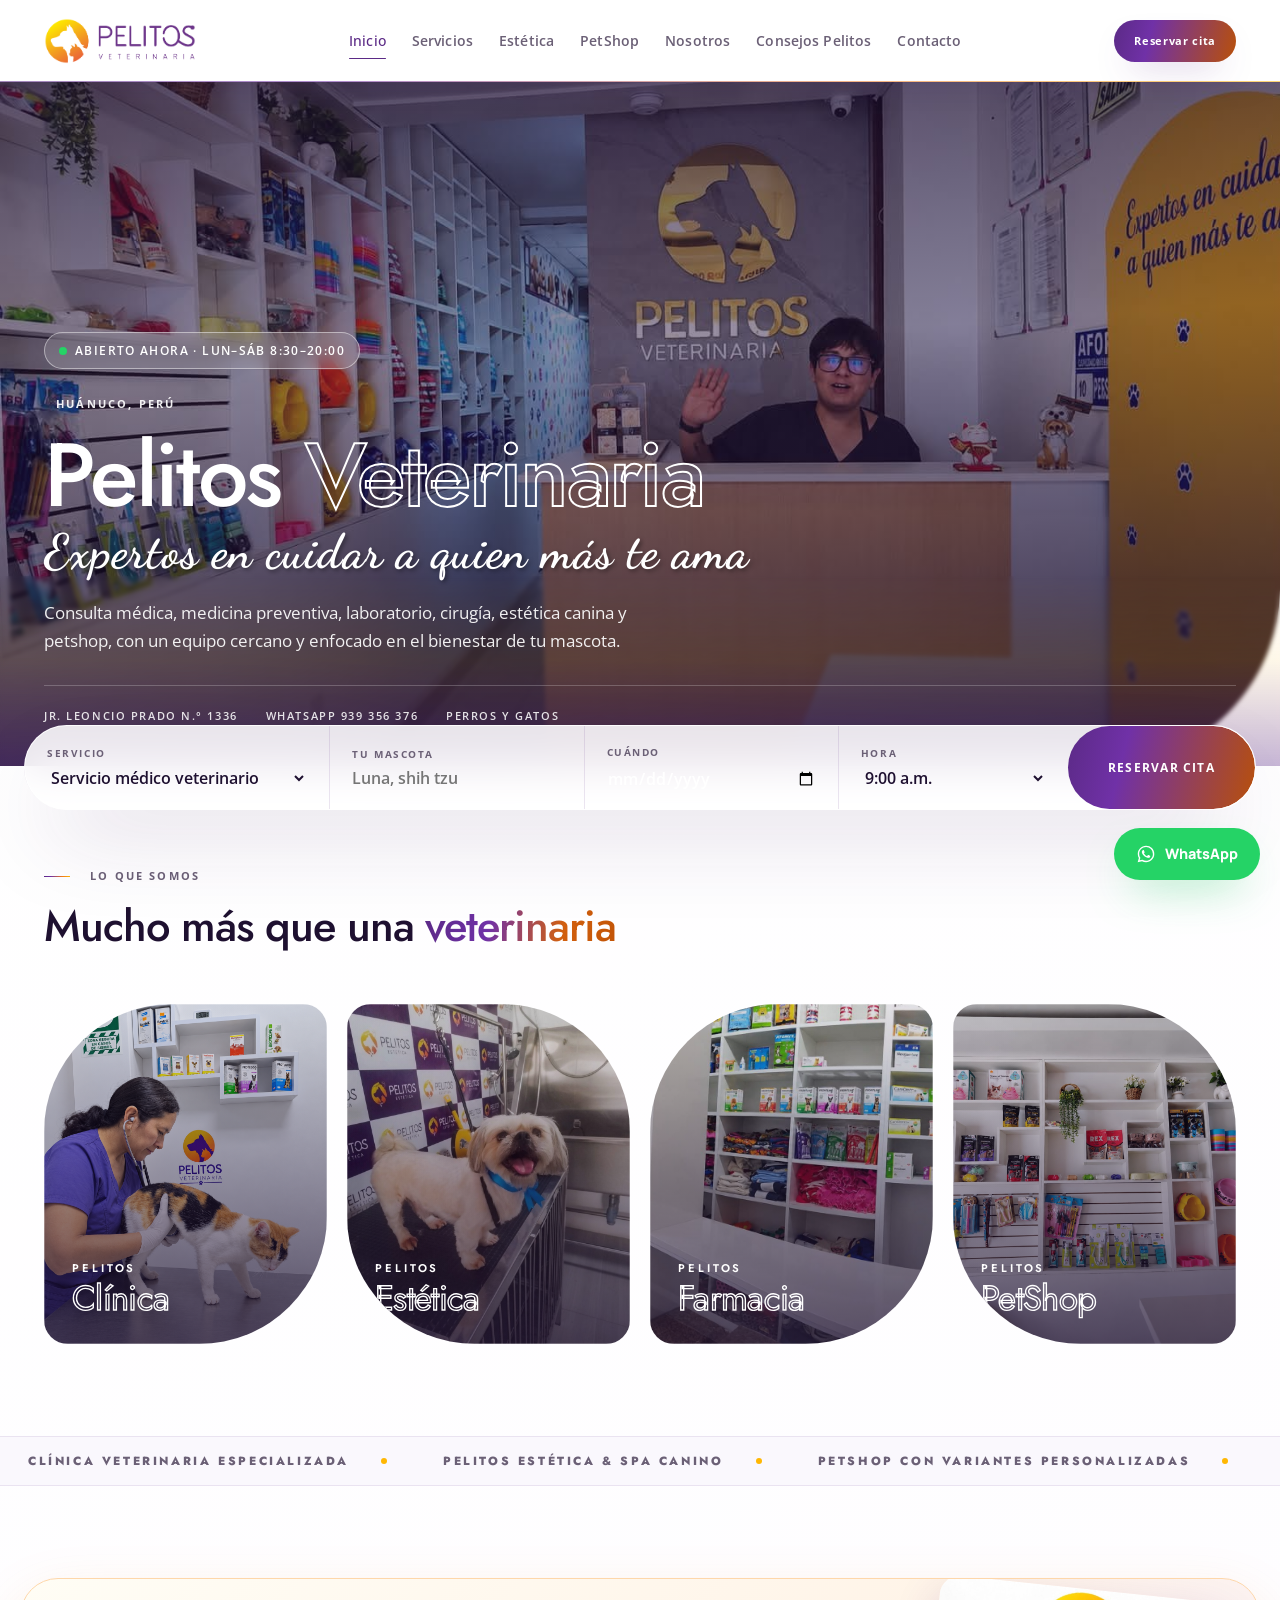
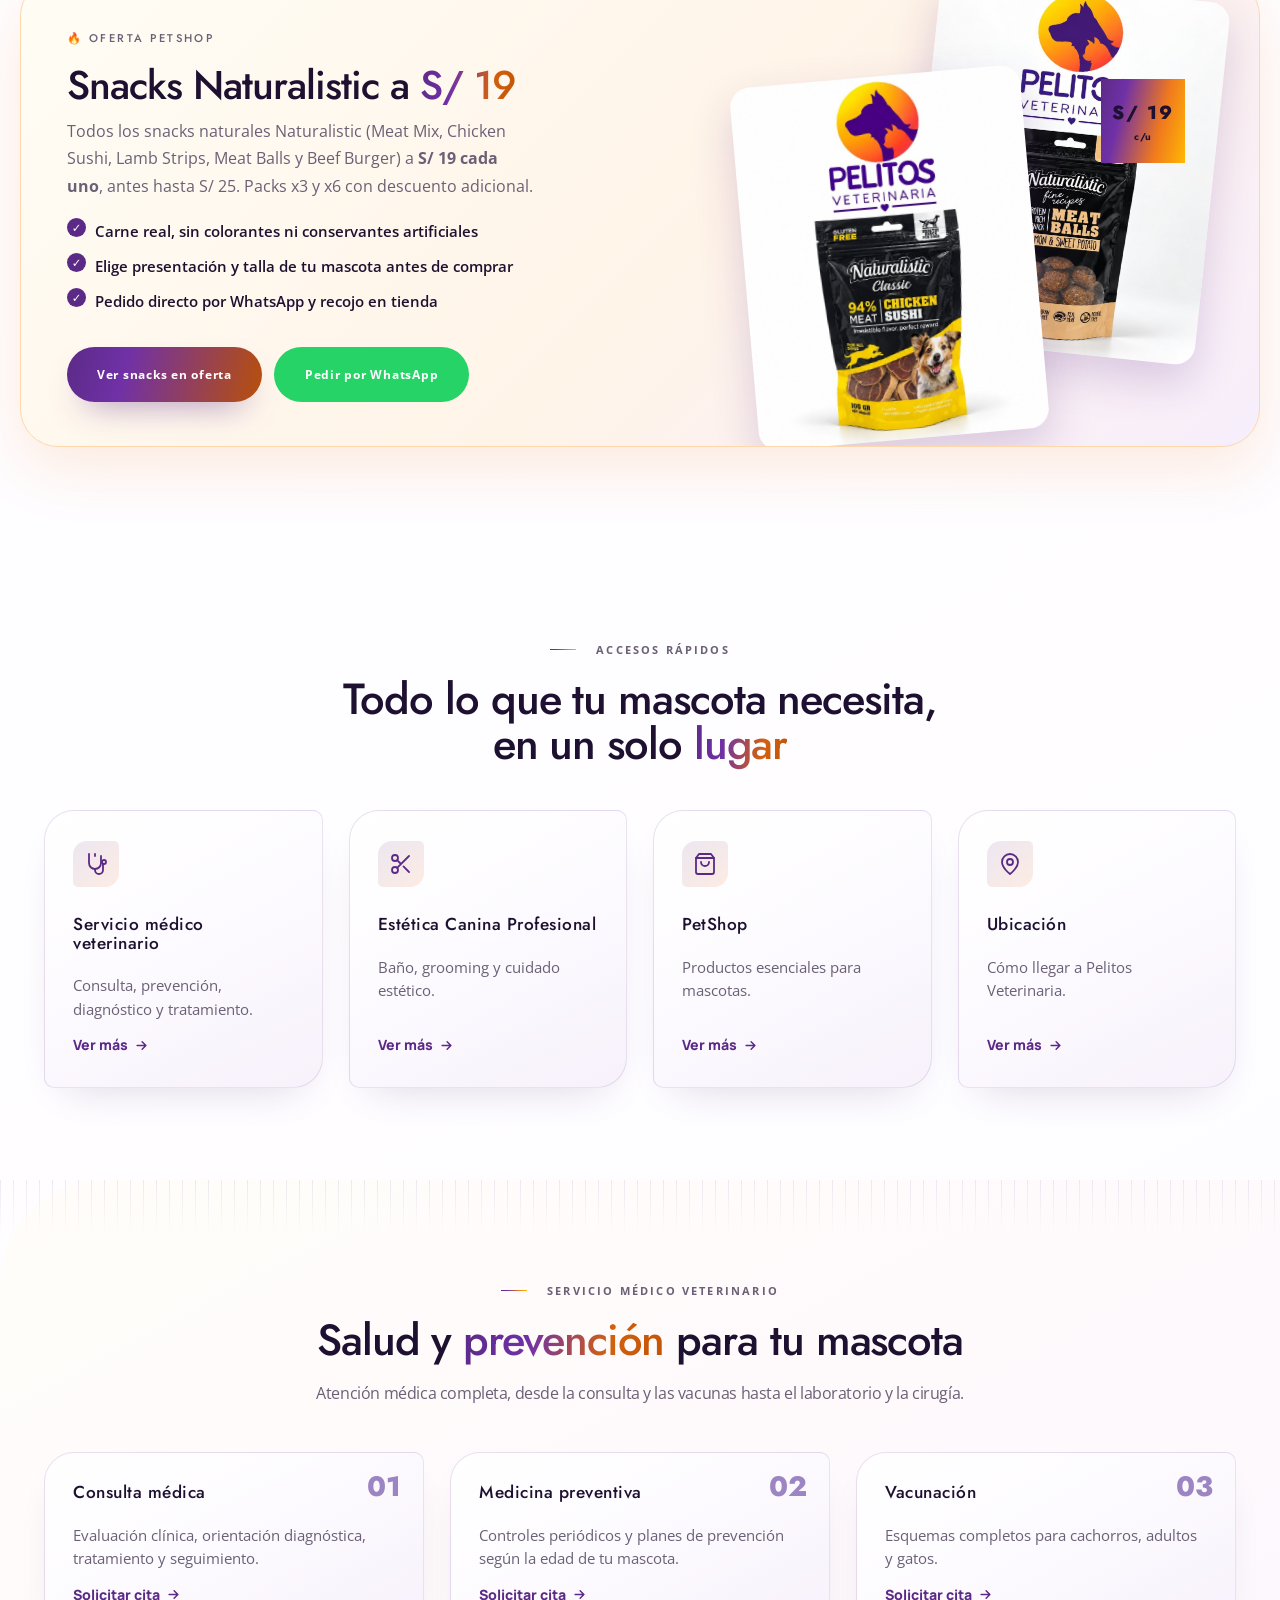
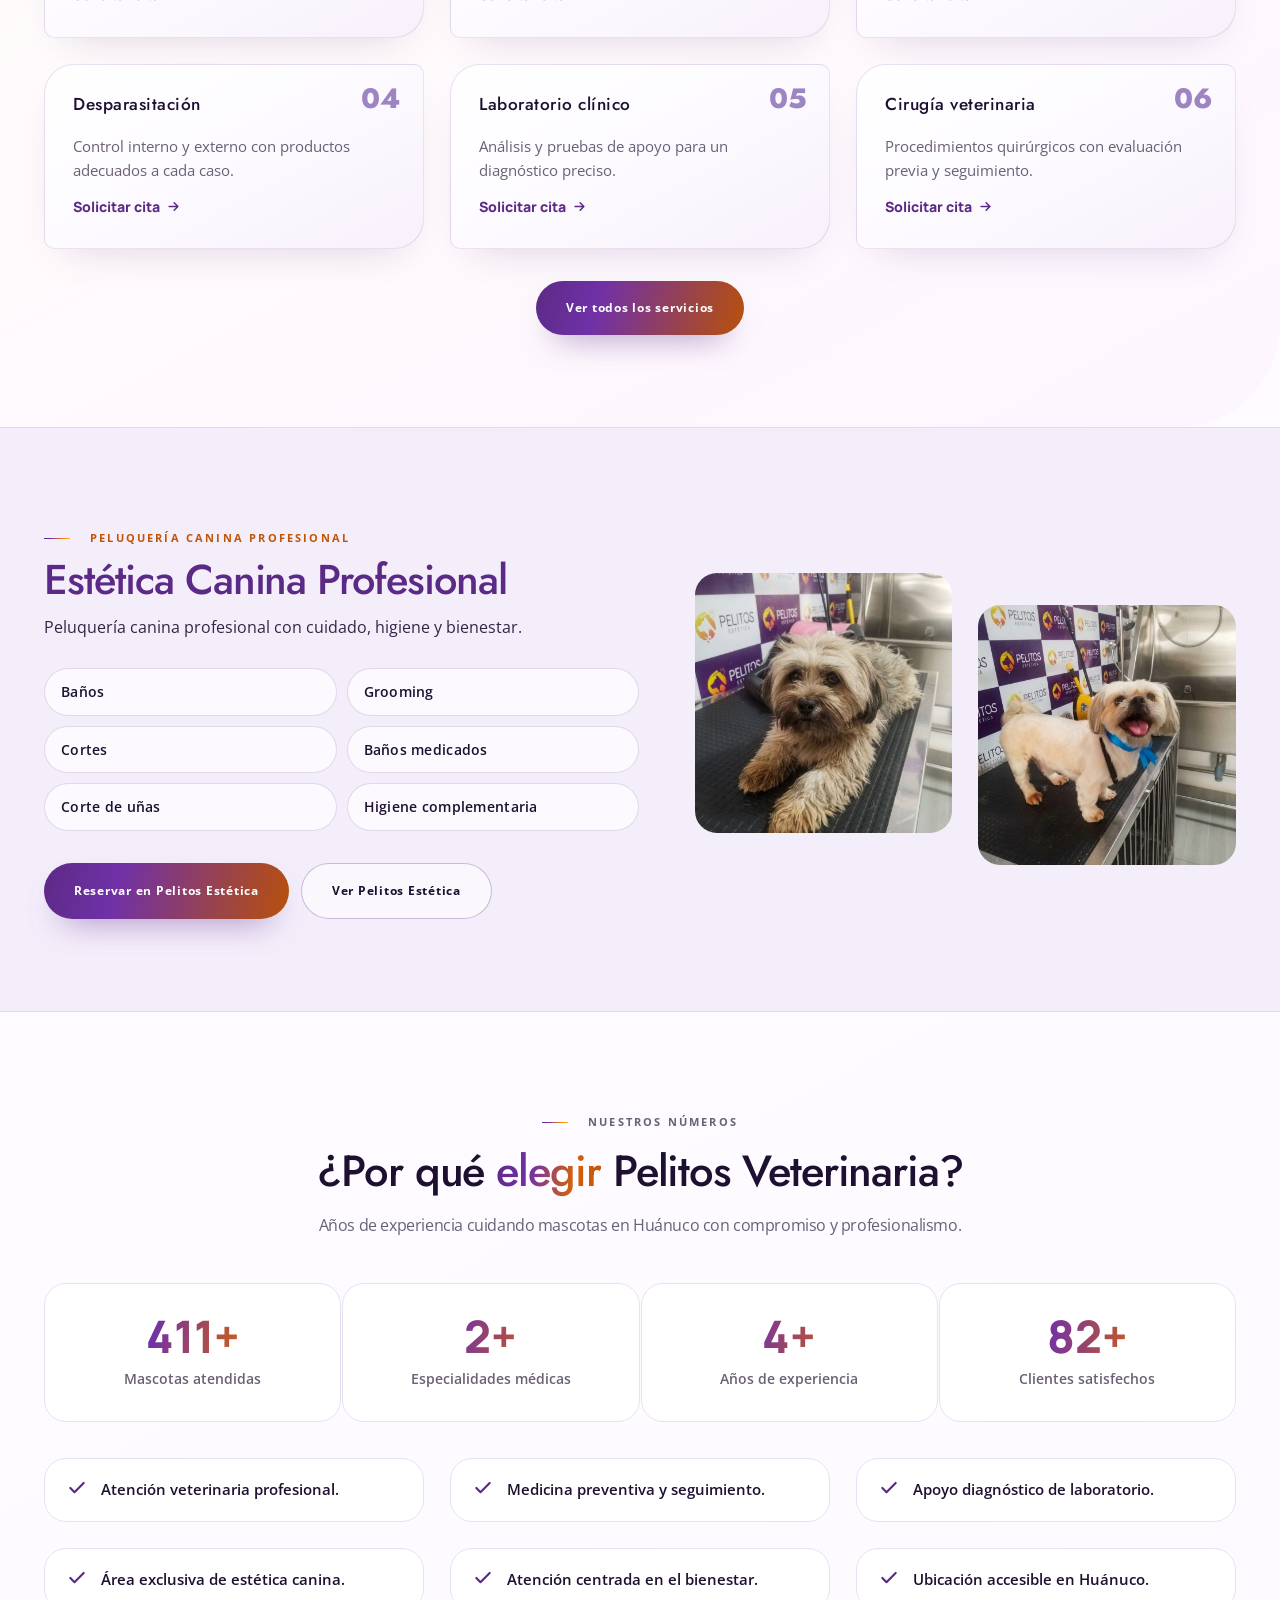
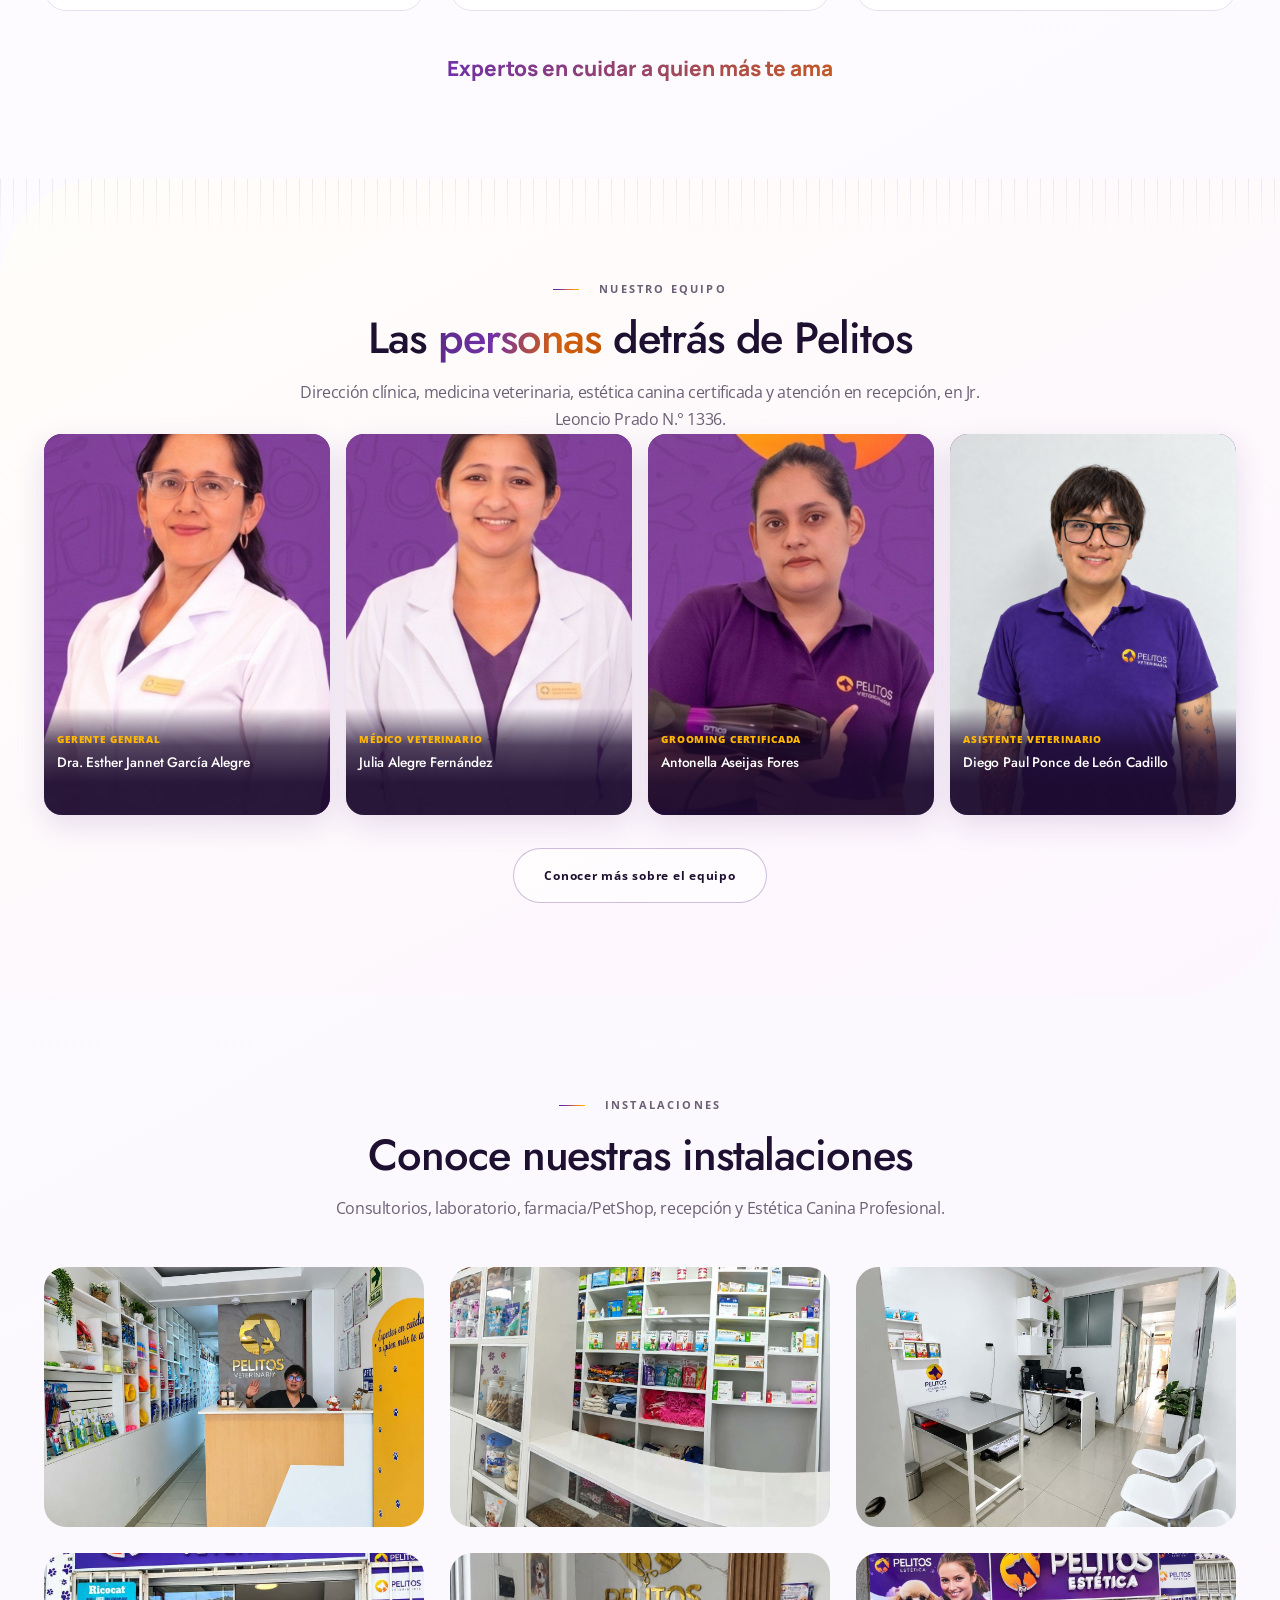
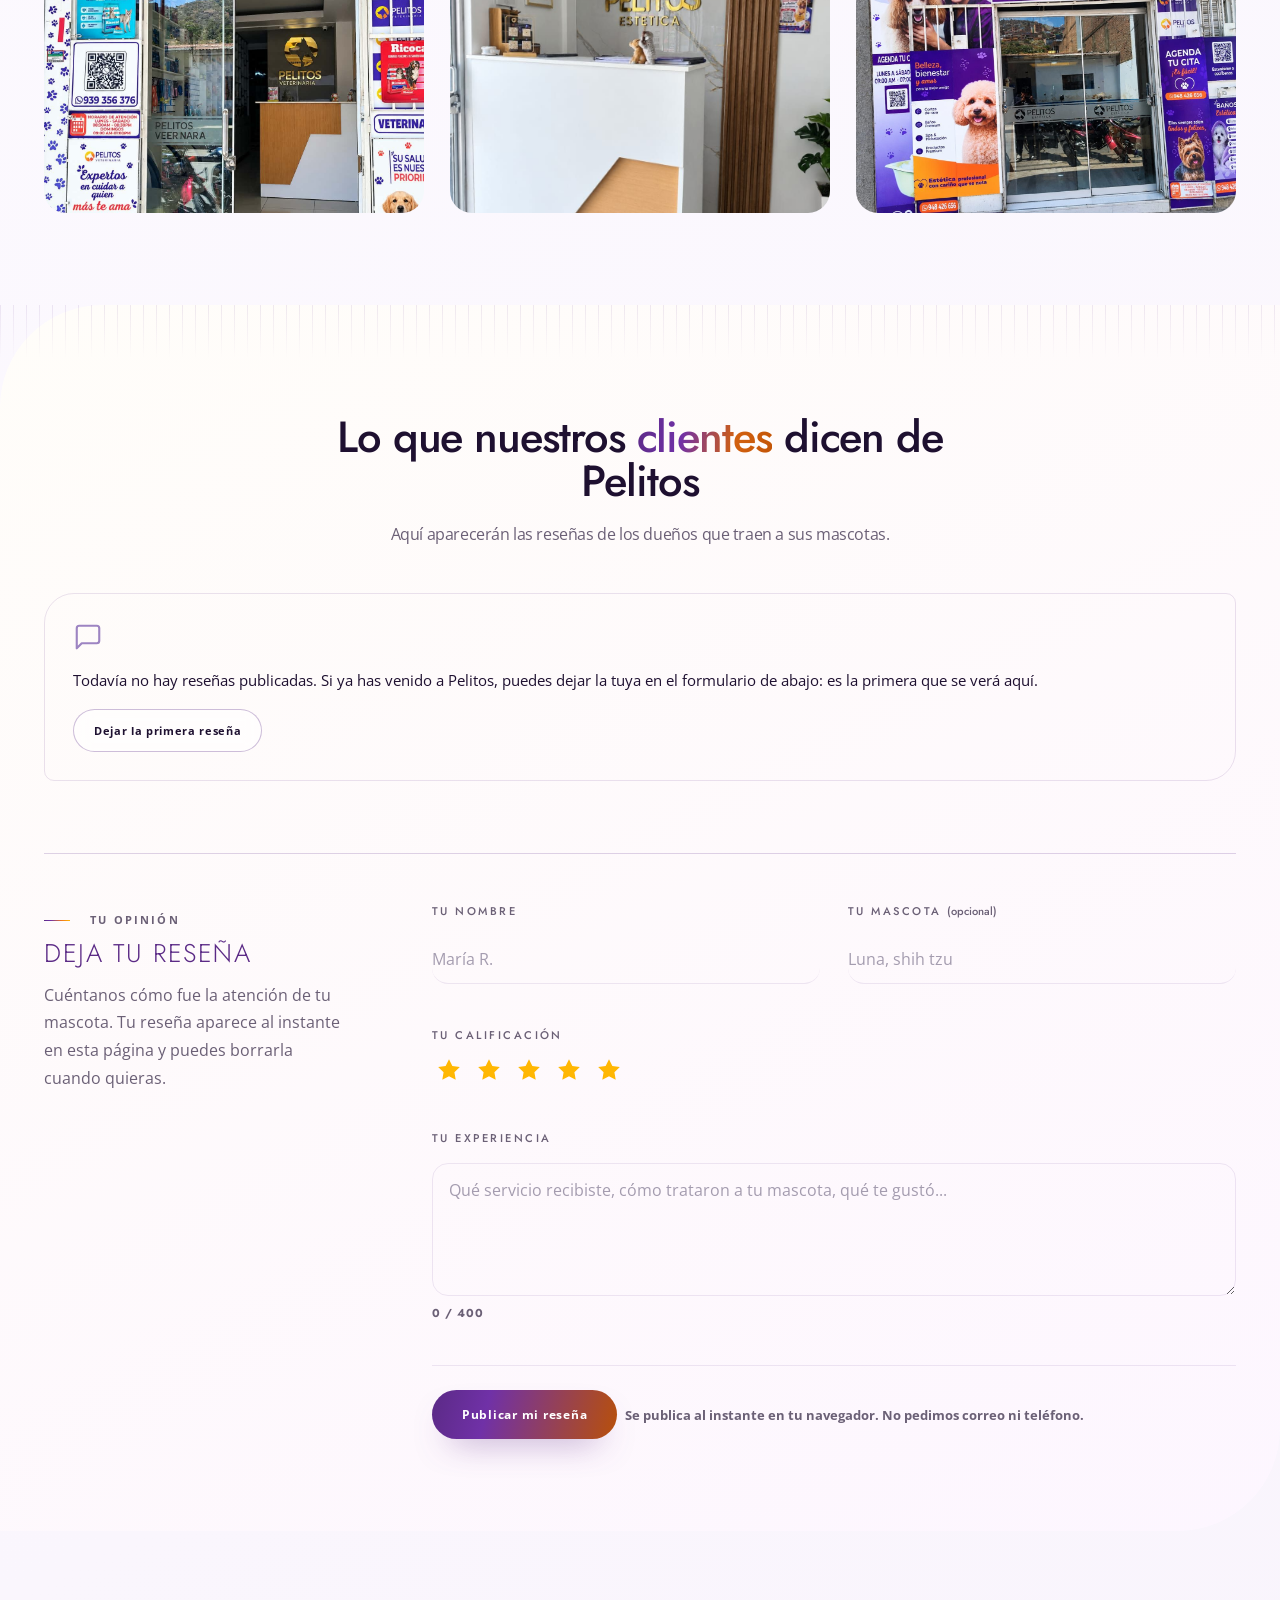
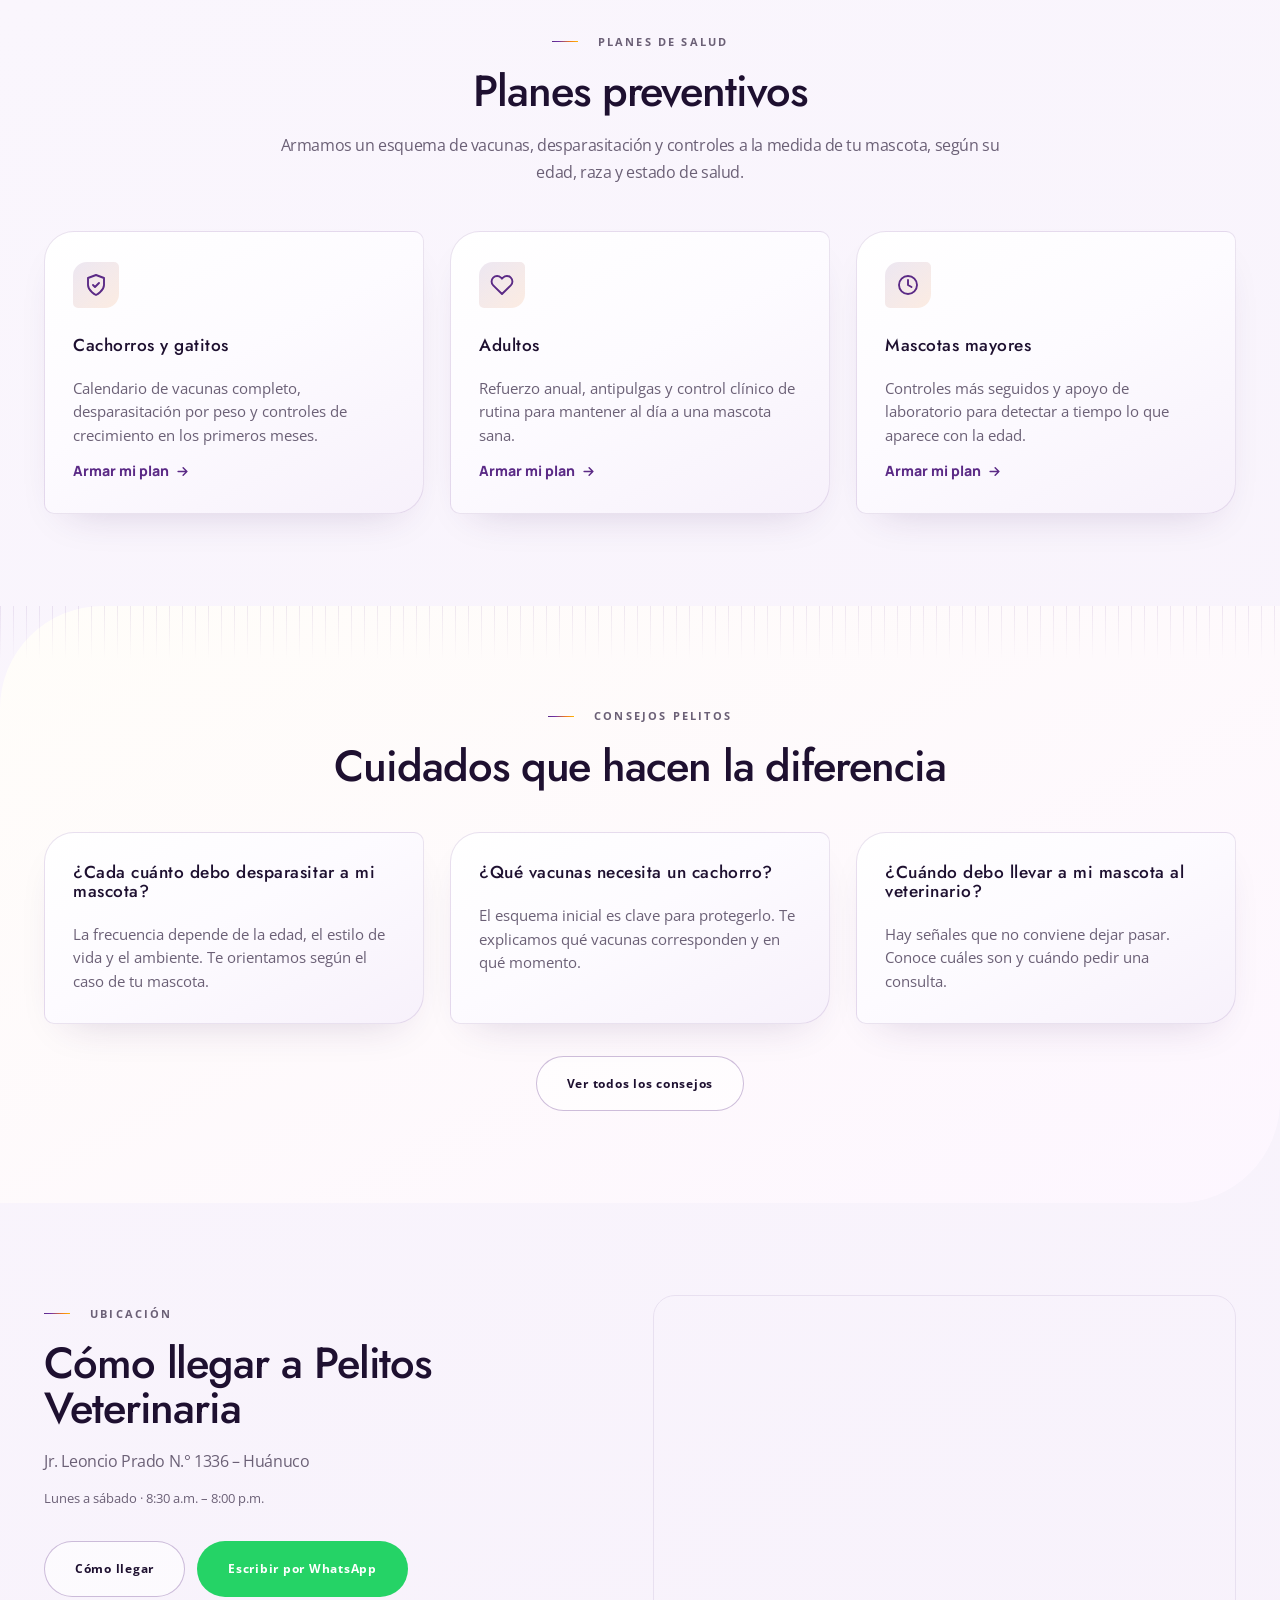
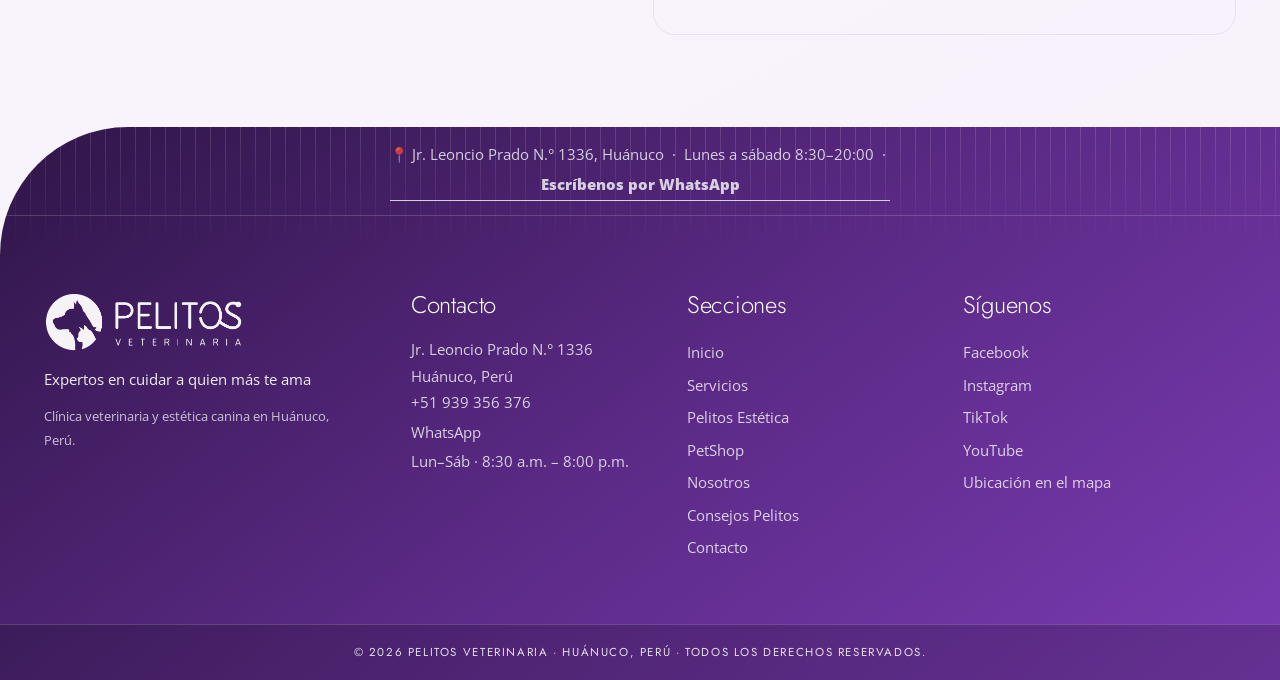
<file: Pelitos_Veterinarias/index.html>
<!doctype html>
<html lang="es">
<head>
  <meta charset="utf-8" />
  <meta name="viewport" content="width=device-width, initial-scale=1" />
  <title>Pelitos Veterinaria | Clínica y estética canina en Huánuco</title>
  <meta name="description" content="Consulta, vacunación, laboratorio, cirugía y Pelitos Estética en Jr. Leoncio Prado 1336, Huánuco. Reserva tu cita por WhatsApp." />

    <!-- ============================================================
         VISTA PREVIA AL COMPARTIR EN WHATSAPP Y REDES SOCIALES
         ============================================================ -->
    <meta property="og:type" content="website" />
    <meta property="og:site_name" content="Pelitos Veterinaria" />
    <meta property="og:locale" content="es_PE" />
    <meta property="og:title" content="Pelitos Veterinaria | Clínica y estética canina en Huánuco" />
    <meta property="og:description" content="Consulta, vacunación, laboratorio, cirugía y Pelitos Estética en Jr. Leoncio Prado 1336, Huánuco. Reserva tu cita por WhatsApp." />
    <meta property="og:image" content="images/logo/compartir.jpg" />
    <meta property="og:image:width" content="1200" />
    <meta property="og:image:height" content="630" />
    <meta name="twitter:card" content="summary_large_image" />
    <meta name="twitter:title" content="Pelitos Veterinaria | Clínica y estética canina en Huánuco" />
    <meta name="twitter:description" content="Consulta, vacunación, laboratorio, cirugía y Pelitos Estética en Jr. Leoncio Prado 1336, Huánuco. Reserva tu cita por WhatsApp." />
    <meta name="twitter:image" content="images/logo/compartir.jpg" />
  <link rel="icon" type="image/png" href="images/logo/favicon.png" />
  
  <link rel="preconnect" href="https://fonts.googleapis.com" />
  <link rel="preconnect" href="https://fonts.gstatic.com" crossorigin />
  <link rel="preconnect" href="https://api.fontshare.com" crossorigin />
  
  <!-- Se agregó "Dancing Script" para la frase con bonita letra -->
  <link href="https://fonts.googleapis.com/css2?family=Dancing+Script:wght@600;700&display=swap" rel="stylesheet">
  <link rel="stylesheet" href="https://fonts.googleapis.com/css2?family=Jost:wght@300;400;500&family=Open+Sans:wght@400;600;700&family=DM+Sans:wght@400;500;600;700&family=Manrope:wght@600;700;800&display=swap" />
  
  <!-- Tipografias del estilo neo-futurista: Panchang (titulos) y Satoshi (texto). -->
  <link rel="stylesheet" href="https://api.fontshare.com/v2/css?f[]=panchang@400,500,600,700&f[]=satoshi@300,400,500,700,900&display=swap" />
  <link rel="stylesheet" href="css/styles.css" />
  <!-- Capa editorial -->
  <link rel="stylesheet" href="css/editorial.css" />
  <!-- Piel neo-futurista. -->
  <link rel="stylesheet" href="css/neofuturismo.css" />
  <link rel="stylesheet" href="css/correcciones.css" />

  <!-- Marca que el JavaScript esta activo, para que las animaciones no parpadeen. -->
  <script>document.documentElement.classList.add("js-din");</script>
</head>
<body data-pagina="inicio">

  <!-- ================= CABECERA ================= -->
  <header class="header" id="header">
    <div class="header__inner">
      <a class="logo" href="index.html" aria-label="Pelitos Veterinaria — Inicio">
        <img src="images/logo/pelitos_logo.png" alt="Pelitos Veterinaria" decoding="async" />
      </a>

      <nav class="nav" aria-label="Navegación principal">
        <a class="activo" href="index.html">Inicio</a>
        <a href="pages/servicios.html">Servicios</a>
        <a href="pages/estetica.html">Estética</a>
        <a href="pages/productos.html">PetShop</a>
        <a href="pages/nosotros.html">Nosotros</a>
        <a href="pages/consejos.html">Consejos Pelitos</a>
        <a href="pages/contacto.html">Contacto</a>
      </nav>

      <div class="header__acciones">
        <a class="btn btn--dorado btn--sm" href="https://api.whatsapp.com/send?phone=51939356376&text=Hola%2C%20quiero%20reservar%20una%20cita%20en%20Pelitos%20Veterinaria." target="_blank" rel="noopener">Reservar cita</a>
        <button class="menu-btn" type="button" data-menu-btn aria-label="Abrir menú" aria-expanded="false">
          <svg width="22" height="22" viewBox="0 0 24 24" fill="none" stroke="currentColor" stroke-width="2" stroke-linecap="round"><path d="M4 6h16M4 12h16M4 18h16"/></svg>
        </button>
      </div>
    </div>

    <nav class="nav-movil" data-nav-movil aria-label="Navegación móvil">
      <a class="activo" href="index.html">Inicio</a>
      <a href="pages/servicios.html">Servicios</a>
      <a href="pages/estetica.html">Estética</a>
      <a href="pages/productos.html">PetShop</a>
      <a href="pages/nosotros.html">Nosotros</a>
      <a href="pages/consejos.html">Consejos Pelitos</a>
      <a href="pages/contacto.html">Contacto</a>
      <a class="btn btn--dorado" href="https://api.whatsapp.com/send?phone=51939356376&text=Hola%2C%20quiero%20reservar%20una%20cita%20en%20Pelitos%20Veterinaria." target="_blank" rel="noopener">Reservar cita</a>
    </nav>
  </header>

  <main>
    <!-- ================= PORTADA ================= -->
    <section class="portada" style="--foto: url('../images/instalaciones/recepcionveterinaria.jpg')">
      <div class="contenedor portada__inner">
        <div class="badge-abierto">
          <span class="punto"></span>
          Abierto ahora &middot; Lun&ndash;S&aacute;b 8:30&ndash;20:00
        </div>
        <span class="eyebrow eyebrow--claro">Hu&aacute;nuco, Per&uacute;</span>
        
        <h1 class="portada__titulo">Pelitos <span class="hueco">Veterinaria</span></h1>
        <!-- Frase debajo del título con letra bonita -->
        <p class="portada__eslogan" style="font-family: 'Dancing Script', cursive; font-size: clamp(2rem, 4vw, 3rem); font-weight: 700; color: #fff; margin-top: 4px; margin-bottom: 20px; line-height: 1.15; letter-spacing: 1px; text-shadow: 2px 2px 4px rgba(0,0,0,0.4);">Expertos en cuidar a quien m&aacute;s te ama</p>
        <p class="portada__bajada">
          Consulta m&eacute;dica, medicina preventiva,
          laboratorio, cirug&iacute;a, est&eacute;tica canina y petshop, con un equipo cercano
          y enfocado en el bienestar de tu mascota.
        </p>
        
        <div class="portada__pie">
          <span>Jr. Leoncio Prado N.&deg; 1336</span>
          <span>WhatsApp 939 356 376</span>
          <span>Perros y gatos</span>
        </div>
      </div>

      <!-- Barra de cita -->
      <form class="barra-cita" data-barra-cita>
        <div class="barra-cita__campo">
          <label class="barra-cita__etiqueta" for="cita-servicio">Servicio</label>
          <select id="cita-servicio" name="servicio">
            <option>Servicio m&eacute;dico veterinario</option>
            <option>Vacunaci&oacute;n</option>
            <option>Ba&ntilde;o y corte (est&eacute;tica)</option>
            <option>Desparasitaci&oacute;n</option>
            <option>Laboratorio</option>
            <option>Cirug&iacute;a</option>
          </select>
        </div>
        <div class="barra-cita__campo">
          <label class="barra-cita__etiqueta" for="cita-mascota">Tu mascota</label>
          <input id="cita-mascota" name="mascota" type="text" placeholder="Luna, shih tzu" maxlength="40" />
        </div>
        
        <!-- CAMBIO: Select de "Cuándo" modificado por Input de Calendario -->
        <div class="barra-cita__campo">
          <label class="barra-cita__etiqueta" for="cita-dia">Cu&aacute;ndo</label>
          <input type="date" id="cita-dia" name="dia" style="background: transparent; border: none; font-family: inherit; font-size: 1rem; color: inherit; width: 100%; outline: none; cursor: pointer; margin-top: 2px;" required />
        </div>

        <div class="barra-cita__campo">
          <label class="barra-cita__etiqueta" for="cita-hora">Hora</label>
          <select id="cita-hora" name="hora">
            <optgroup label="Ma&ntilde;ana (9:00 a.m. &ndash; 1:00 p.m.)">
              <option value="9:00 a.m.">9:00 a.m.</option>
              <option value="10:00 a.m.">10:00 a.m.</option>
              <option value="11:00 a.m.">11:00 a.m.</option>
              <option value="12:00 p.m.">12:00 p.m.</option>
            </optgroup>
            <optgroup label="Tarde (3:00 p.m. &ndash; 7:00 p.m.)">
              <option value="3:00 p.m.">3:00 p.m.</option>
              <option value="4:00 p.m.">4:00 p.m.</option>
              <option value="5:00 p.m.">5:00 p.m.</option>
              <option value="6:00 p.m.">6:00 p.m.</option>
            </optgroup>
          </select>
        </div>
        <button type="submit" class="barra-cita__boton">Reservar cita</button>
      </form>
    </section>

    <!-- ================= TRES AREAS (portadas chicas) ================= -->
    <section class="seccion">
  <div class="contenedor">
    <div class="titulo-bloque reveal">
      <span class="eyebrow">Lo que somos</span>
      <h2>Mucho m&aacute;s que una <span class="titulo-tornasol">veterinaria</span></h2>
    </div>
    <div class="areas-portada reveal">
      <a class="area-cover" href="pages/servicios.html" style="--foto: url('../images/servicios/consulta.jpeg')">
        <span class="area-cover__etiqueta">Pelitos</span>
        <span class="area-cover__titulo">Cl&iacute;nica</span>
      </a>
      <a class="area-cover" href="pages/estetica.html" style="--foto: url('../images/estetica/perrito_cortado.jpg')">
        <span class="area-cover__etiqueta">Pelitos</span>
        <span class="area-cover__titulo">Est&eacute;tica</span>
      </a>
      <a class="area-cover" href="pages/productos.html" style="--foto: url('../images/instalaciones/farmacia_veterinaria.jpg')">
        <span class="area-cover__etiqueta">Pelitos</span>
        <span class="area-cover__titulo">Farmacia</span>
      </a>
      <a class="area-cover" href="pages/productos.html" style="--foto: url('../images/instalaciones/petshop.jpeg')">
        <span class="area-cover__etiqueta">Pelitos</span>
        <span class="area-cover__titulo">PetShop</span>
      </a>
    </div>
  </div>
</section>

    <!-- ================= TICKER DINÁMICO TIPO PETSHOP ================= -->
    <div class="ticker-servicios" aria-hidden="true">
      <div class="ticker-track">
        <div class="ticker-item"><span class="emoji">🩺</span> Clínica Veterinaria Especializada <span class="separador-punto"></span></div>
        <div class="ticker-item"><span class="emoji">✂️</span> Pelitos Estética & Spa Canino <span class="separador-punto"></span></div>
        <div class="ticker-item"><span class="emoji">🐾</span> PetShop con Variantes Personalizadas <span class="separador-punto"></span></div>
        <div class="ticker-item"><span class="emoji">🔬</span> Laboratorio Clínico & Diagnóstico Rápido <span class="separador-punto"></span></div>
        <div class="ticker-item"><span class="emoji">❤️</span> Atención Cálida y Cercana en Huánuco <span class="separador-punto"></span></div>
        <!-- Duplicado para loop continuo -->
        <div class="ticker-item"><span class="emoji">🩺</span> Clínica Veterinaria Especializada <span class="separador-punto"></span></div>
        <div class="ticker-item"><span class="emoji">✂️</span> Pelitos Estética & Spa Canino <span class="separador-punto"></span></div>
        <div class="ticker-item"><span class="emoji">🐾</span> PetShop con Variantes Personalizadas <span class="separador-punto"></span></div>
        <div class="ticker-item"><span class="emoji">🔬</span> Laboratorio Clínico & Diagnóstico Rápido <span class="separador-punto"></span></div>
        <div class="ticker-item"><span class="emoji">❤️</span> Atención Cálida y Cercana en Huánuco <span class="separador-punto"></span></div>
      </div>
    </div>

    <!-- ================= PROMO PETSHOP ================= -->
    <section class="seccion promo-19" id="promo-snacks" aria-labelledby="promo-19-titulo">
      <div class="contenedor promo-19__caja reveal">
        <div class="promo-19__texto">
          <span class="promo-19__etiqueta">🔥 Oferta PetShop</span>
          <h2 id="promo-19-titulo">Snacks Naturalistic a <span class="promo-19__precio">S/ 19</span></h2>
          <p>
            Todos los snacks naturales Naturalistic (Meat Mix, Chicken Sushi, Lamb Strips,
            Meat Balls y Beef Burger) a <strong>S/ 19 cada uno</strong>, antes hasta S/ 25.
            Packs x3 y x6 con descuento adicional.
          </p>
          <ul class="promo-19__lista">
            <li>Carne real, sin colorantes ni conservantes artificiales</li>
            <li>Elige presentación y talla de tu mascota antes de comprar</li>
            <li>Pedido directo por WhatsApp y recojo en tienda</li>
          </ul>
          <div class="acciones">
            <a class="btn btn--dorado" href="pages/productos.html#catalogo">Ver snacks en oferta</a>
            <a class="btn btn--whatsapp" href="https://api.whatsapp.com/send?phone=51939356376&text=Hola%20Pelitos%2C%20quiero%20los%20snacks%20Naturalistic%20a%20S%2F%2019." target="_blank" rel="noopener">Pedir por WhatsApp</a>
          </div>
        </div>

        <div class="promo-19__fotos" aria-hidden="true">
          <img class="promo-19__foto promo-19__foto--a" src="images/productos/naturalistic-chicken-sushi-frente.jpg" alt="" loading="lazy" />
          <img class="promo-19__foto promo-19__foto--b" src="images/productos/naturalistic-meatballs-salmon-camote-frente.jpg" alt="" loading="lazy" />
          <span class="promo-19__sello">S/ 19<small>c/u</small></span>
        </div>
      </div>
    </section>

    <!-- ================= ACCESOS RÁPIDOS ================= -->
    <section class="seccion">
      <div class="contenedor">
        <div class="titulo-bloque titulo-bloque--centro reveal">
          <span class="eyebrow">Accesos rápidos</span>
          <h2>Todo lo que tu mascota necesita, en un solo <span class="titulo-tornasol">lugar</span></h2>
        </div>

        <div class="rejilla rejilla--4 reveal">
          <a class="tarjeta" href="pages/servicios.html">
            <svg class="tarjeta__icono" width="30" height="30" viewBox="0 0 24 24" fill="none" stroke="currentColor" stroke-width="1.8" stroke-linecap="round" stroke-linejoin="round"><path d="M11 2v2M5 2v2M5 4v7a6 6 0 0 0 12 0V4"/><circle cx="20" cy="10" r="2"/><path d="M11 17v1a4 4 0 0 0 8 0v-6"/></svg>
            <h3>Servicio médico veterinario</h3>
            <p>Consulta, prevención, diagnóstico y tratamiento.</p>
            <span class="enlace-flecha">Ver más <svg width="15" height="15" viewBox="0 0 24 24" fill="none" stroke="currentColor" stroke-width="2.4" stroke-linecap="round" stroke-linejoin="round"><path d="M5 12h14M13 6l6 6-6 6"/></svg></span>
          </a>

          <a class="tarjeta" href="pages/estetica.html">
            <svg class="tarjeta__icono" width="30" height="30" viewBox="0 0 24 24" fill="none" stroke="currentColor" stroke-width="1.8" stroke-linecap="round" stroke-linejoin="round"><circle cx="6" cy="6" r="3"/><circle cx="6" cy="18" r="3"/><path d="M20 4L8.12 15.88M14.47 14.48L20 20M8.12 8.12L12 12"/></svg>
            <h3>Estética Canina Profesional</h3>
            <p>Baño, grooming y cuidado estético.</p>
            <span class="enlace-flecha">Ver más <svg width="15" height="15" viewBox="0 0 24 24" fill="none" stroke="currentColor" stroke-width="2.4" stroke-linecap="round" stroke-linejoin="round"><path d="M5 12h14M13 6l6 6-6 6"/></svg></span>
          </a>

          <a class="tarjeta" href="pages/productos.html">
            <svg class="tarjeta__icono" width="30" height="30" viewBox="0 0 24 24" fill="none" stroke="currentColor" stroke-width="1.8" stroke-linecap="round" stroke-linejoin="round"><path d="M6 2 3 6v14a2 2 0 0 0 2 2h14a2 2 0 0 0 2-2V6l-3-4z"/><path d="M3 6h18M16 10a4 4 0 0 1-8 0"/></svg>
            <h3>PetShop</h3>
            <p>Productos esenciales para mascotas.</p>
            <span class="enlace-flecha">Ver más <svg width="15" height="15" viewBox="0 0 24 24" fill="none" stroke="currentColor" stroke-width="2.4" stroke-linecap="round" stroke-linejoin="round"><path d="M5 12h14M13 6l6 6-6 6"/></svg></span>
          </a>

          <a class="tarjeta" href="pages/contacto.html">
            <svg class="tarjeta__icono" width="30" height="30" viewBox="0 0 24 24" fill="none" stroke="currentColor" stroke-width="1.8" stroke-linecap="round" stroke-linejoin="round"><path d="M20 10c0 6-8 12-8 12s-8-6-8-12a8 8 0 0 1 16 0z"/><circle cx="12" cy="10" r="3"/></svg>
            <h3>Ubicación</h3>
            <p>Cómo llegar a Pelitos Veterinaria.</p>
            <span class="enlace-flecha">Ver más <svg width="15" height="15" viewBox="0 0 24 24" fill="none" stroke="currentColor" stroke-width="2.4" stroke-linecap="round" stroke-linejoin="round"><path d="M5 12h14M13 6l6 6-6 6"/></svg></span>
          </a>
        </div>
      </div>
    </section>

    <!-- ================= SERVICIOS ================= -->
    <section class="seccion seccion--suave" id="servicios">
      <div class="contenedor">
        <div class="titulo-bloque titulo-bloque--centro reveal">
          <span class="eyebrow">Servicio médico veterinario</span>
          <h2>Salud y <span class="titulo-tornasol">prevención</span> para tu mascota</h2>
          <p>Atención médica completa, desde la consulta y las vacunas hasta el laboratorio y la cirugía.</p>
        </div>

        <div class="rejilla rejilla--3 reveal">
          <article class="tarjeta">
            <span class="tarjeta__num">01</span>
            <h3>Consulta médica</h3>
            <p>Evaluación clínica, orientación diagnóstica, tratamiento y seguimiento.</p>
            <a class="enlace-flecha" href="https://api.whatsapp.com/send?phone=51939356376&text=Hola%20Pelitos%2C%20quiero%20solicitar%20una%20cita%20de%20Consulta%20m%C3%A9dica." target="_blank" rel="noopener">Solicitar cita <svg width="15" height="15" viewBox="0 0 24 24" fill="none" stroke="currentColor" stroke-width="2.4" stroke-linecap="round" stroke-linejoin="round"><path d="M5 12h14M13 6l6 6-6 6"/></svg></a>
          </article>
          <article class="tarjeta">
            <span class="tarjeta__num">02</span>
            <h3>Medicina preventiva</h3>
            <p>Controles periódicos y planes de prevención según la edad de tu mascota.</p>
            <a class="enlace-flecha" href="https://api.whatsapp.com/send?phone=51939356376&text=Hola%20Pelitos%2C%20quiero%20solicitar%20una%20cita%20de%20Medicina%20preventiva." target="_blank" rel="noopener">Solicitar cita <svg width="15" height="15" viewBox="0 0 24 24" fill="none" stroke="currentColor" stroke-width="2.4" stroke-linecap="round" stroke-linejoin="round"><path d="M5 12h14M13 6l6 6-6 6"/></svg></a>
          </article>
          <article class="tarjeta">
            <span class="tarjeta__num">03</span>
            <h3>Vacunación</h3>
            <p>Esquemas completos para cachorros, adultos y gatos.</p>
            <a class="enlace-flecha" href="https://api.whatsapp.com/send?phone=51939356376&text=Hola%20Pelitos%2C%20quiero%20solicitar%20una%20cita%20de%20Vacunaci%C3%B3n." target="_blank" rel="noopener">Solicitar cita <svg width="15" height="15" viewBox="0 0 24 24" fill="none" stroke="currentColor" stroke-width="2.4" stroke-linecap="round" stroke-linejoin="round"><path d="M5 12h14M13 6l6 6-6 6"/></svg></a>
          </article>
          <article class="tarjeta">
            <span class="tarjeta__num">04</span>
            <h3>Desparasitación</h3>
            <p>Control interno y externo con productos adecuados a cada caso.</p>
            <a class="enlace-flecha" href="https://api.whatsapp.com/send?phone=51939356376&text=Hola%20Pelitos%2C%20quiero%20solicitar%20una%20cita%20de%20Desparasitaci%C3%B3n." target="_blank" rel="noopener">Solicitar cita <svg width="15" height="15" viewBox="0 0 24 24" fill="none" stroke="currentColor" stroke-width="2.4" stroke-linecap="round" stroke-linejoin="round"><path d="M5 12h14M13 6l6 6-6 6"/></svg></a>
          </article>
          <article class="tarjeta">
            <span class="tarjeta__num">05</span>
            <h3>Laboratorio clínico</h3>
            <p>Análisis y pruebas de apoyo para un diagnóstico preciso.</p>
            <a class="enlace-flecha" href="https://api.whatsapp.com/send?phone=51939356376&text=Hola%20Pelitos%2C%20quiero%20solicitar%20una%20cita%20de%20Laboratorio%20cl%C3%ADnico." target="_blank" rel="noopener">Solicitar cita <svg width="15" height="15" viewBox="0 0 24 24" fill="none" stroke="currentColor" stroke-width="2.4" stroke-linecap="round" stroke-linejoin="round"><path d="M5 12h14M13 6l6 6-6 6"/></svg></a>
          </article>
          <article class="tarjeta">
            <span class="tarjeta__num">06</span>
            <h3>Cirugía veterinaria</h3>
            <p>Procedimientos quirúrgicos con evaluación previa y seguimiento.</p>
            <a class="enlace-flecha" href="https://api.whatsapp.com/send?phone=51939356376&text=Hola%20Pelitos%2C%20quiero%20solicitar%20una%20cita%20de%20Cirug%C3%ADa%20veterinaria." target="_blank" rel="noopener">Solicitar cita <svg width="15" height="15" viewBox="0 0 24 24" fill="none" stroke="currentColor" stroke-width="2.4" stroke-linecap="round" stroke-linejoin="round"><path d="M5 12h14M13 6l6 6-6 6"/></svg></a>
          </article>
        </div>

        <div class="acciones" style="justify-content:center">
          <a class="btn btn--morado" href="pages/servicios.html">Ver todos los servicios</a>
        </div>
      </div>
    </section>

    <!-- ================= ESTÉTICA ================= -->
    <section class="seccion seccion--morada">
      <div class="contenedor hero__grid">
        <div>
          <span class="eyebrow">Peluquería canina profesional</span>
          <h2 style="margin-top:12px;font-size:clamp(1.8rem,4vw,2.6rem)">Estética Canina Profesional</h2>
          <p style="margin-top:12px;opacity:.9">Peluquería canina profesional con cuidado, higiene y bienestar.</p>
          <div class="chips">
            <span class="chip">Baños</span>
            <span class="chip">Grooming</span>
            <span class="chip">Cortes</span>
            <span class="chip">Baños medicados</span>
            <span class="chip">Corte de uñas</span>
            <span class="chip">Higiene complementaria</span>
          </div>
          <div class="acciones">
            <a class="btn btn--dorado" href="https://api.whatsapp.com/send?phone=51948426656&text=Hola%20Pelitos%2C%20quiero%20reservar%20en%20Pelitos%20Est%C3%A9tica." target="_blank" rel="noopener">Reservar en Pelitos Estética</a>
            <a class="btn btn--claro" href="pages/estetica.html">Ver Pelitos Estética</a>
          </div>
        </div>
        <div class="galeria rejilla rejilla--2" style="margin-top:0">
          <img src="images/estetica/perrito_.jpg" alt="Grooming en Pelitos Estética" loading="lazy" decoding="async" />
          <img class="desfase" src="images/estetica/perrito_cortado.jpg" alt="Baño y corte en Pelitos Estética" loading="lazy" decoding="async" />
        </div>
      </div>
    </section>

    <!-- ================= POR QUÉ ELEGIRNOS ================= -->
    <section class="seccion">
      <div class="contenedor">
        <div class="titulo-bloque titulo-bloque--centro reveal">
          <span class="eyebrow">Nuestros números</span>
          <h2>¿Por qué <span class="titulo-tornasol">elegir</span> Pelitos Veterinaria?</h2>
          <p>Años de experiencia cuidando mascotas en Huánuco con compromiso y profesionalismo.</p>
        </div>

        <div class="stats-grid reveal">
          <div class="stat-item">
            <div class="stat-item__numero" data-target="500">0</div>
            <div class="stat-item__label">Mascotas atendidas</div>
          </div>
          <div class="stat-item">
            <div class="stat-item__numero" data-target="3">0</div>
            <div class="stat-item__label">Especialidades médicas</div>
          </div>
          <div class="stat-item">
            <div class="stat-item__numero" data-target="5">0</div>
            <div class="stat-item__label">Años de experiencia</div>
          </div>
          <div class="stat-item">
            <div class="stat-item__numero" data-target="100">0</div>
            <div class="stat-item__label">Clientes satisfechos</div>
          </div>
        </div>

        <div class="rejilla rejilla--3 reveal" style="margin-top:36px">
          <div class="razon"><svg width="20" height="20" viewBox="0 0 24 24" fill="none" stroke="currentColor" stroke-width="2.6" stroke-linecap="round" stroke-linejoin="round"><path d="M20 6 9 17l-5-5"/></svg> Atención veterinaria profesional.</div>
          <div class="razon"><svg width="20" height="20" viewBox="0 0 24 24" fill="none" stroke="currentColor" stroke-width="2.6" stroke-linecap="round" stroke-linejoin="round"><path d="M20 6 9 17l-5-5"/></svg> Medicina preventiva y seguimiento.</div>
          <div class="razon"><svg width="20" height="20" viewBox="0 0 24 24" fill="none" stroke="currentColor" stroke-width="2.6" stroke-linecap="round" stroke-linejoin="round"><path d="M20 6 9 17l-5-5"/></svg> Apoyo diagnóstico de laboratorio.</div>
          <div class="razon"><svg width="20" height="20" viewBox="0 0 24 24" fill="none" stroke="currentColor" stroke-width="2.6" stroke-linecap="round" stroke-linejoin="round"><path d="M20 6 9 17l-5-5"/></svg> Área exclusiva de estética canina.</div>
          <div class="razon"><svg width="20" height="20" viewBox="0 0 24 24" fill="none" stroke="currentColor" stroke-width="2.6" stroke-linecap="round" stroke-linejoin="round"><path d="M20 6 9 17l-5-5"/></svg> Atención centrada en el bienestar.</div>
          <div class="razon"><svg width="20" height="20" viewBox="0 0 24 24" fill="none" stroke="currentColor" stroke-width="2.6" stroke-linecap="round" stroke-linejoin="round"><path d="M20 6 9 17l-5-5"/></svg> Ubicación accesible en Huánuco.</div>
        </div>
        <p class="frase">Expertos en cuidar a quien más te ama</p>
      </div>
    </section>

    <!-- ================= EQUIPO ================= -->
    <section class="seccion seccion--suave" id="equipo">
      <div class="contenedor">
        <div class="titulo-bloque titulo-bloque--centro reveal">
          <span class="eyebrow">Nuestro equipo</span>
          <h2>Las <span class="titulo-tornasol">personas</span> detrás de Pelitos</h2>
          <p>Dirección clínica, medicina veterinaria, estética canina certificada y atención en recepción, en Jr. Leoncio Prado N.° 1336.</p>
        </div>
        <div class="equipo-mini-grid">
          <article class="equipo-mini" style="--din-i:0">
            <div class="equipo-mini__foto">
              <img src="images/equipo/esther.jpg" alt="Dra. Esther Jannet García Alegre, Gerente General en Pelitos Veterinaria" loading="lazy" width="720" height="962" />
            </div>
            <div class="equipo-mini__info">
              <span class="equipo-mini__cargo">Gerente General</span>
              <h3>Dra. Esther Jannet García Alegre</h3>
              <p>Dirección clínica y supervisión médica</p>
              <a class="enlace-flecha" href="https://api.whatsapp.com/send?phone=51939356376&text=Hola%20Pelitos%2C%20quiero%20coordinar%20una%20atenci%C3%B3n%20con%20Dra.%20Esther%20Jannet%20Garc%C3%ADa%20Alegre." target="_blank" rel="noopener">Escribir por WhatsApp <svg width="15" height="15" viewBox="0 0 24 24" fill="none" stroke="currentColor" stroke-width="2.4" stroke-linecap="round" stroke-linejoin="round"><path d="M5 12h14M13 6l6 6-6 6"/></svg></a>
            </div>
          </article>
          <article class="equipo-mini" style="--din-i:1">
            <div class="equipo-mini__foto">
              <img src="images/equipo/julia.jpg" alt="Julia Alegre Fernández, Médico Veterinario en Pelitos Veterinaria" loading="lazy" width="720" height="962" />
            </div>
            <div class="equipo-mini__info">
              <span class="equipo-mini__cargo">Médico Veterinario</span>
              <h3>Julia Alegre Fernández</h3>
              <p>Consulta, vacunación y medicina preventiva</p>
              <a class="enlace-flecha" href="https://api.whatsapp.com/send?phone=51939356376&text=Hola%20Pelitos%2C%20quiero%20coordinar%20una%20atenci%C3%B3n%20con%20Julia%20Alegre%20Fern%C3%A1ndez." target="_blank" rel="noopener">Escribir por WhatsApp <svg width="15" height="15" viewBox="0 0 24 24" fill="none" stroke="currentColor" stroke-width="2.4" stroke-linecap="round" stroke-linejoin="round"><path d="M5 12h14M13 6l6 6-6 6"/></svg></a>
            </div>
          </article>
          <article class="equipo-mini" style="--din-i:2">
            <div class="equipo-mini__foto">
              <img src="images/equipo/antonella.jpg" alt="Antonella Aseijas Fores, Grooming Certificada en Pelitos Veterinaria" loading="lazy" width="720" height="962" />
            </div>
            <div class="equipo-mini__info">
              <span class="equipo-mini__cargo">Grooming Certificada</span>
              <h3>Antonella Aseijas Fores</h3>
              <p>Baño, corte de raza y spa en Pelitos Estética</p>
              <a class="enlace-flecha" href="https://api.whatsapp.com/send?phone=51948426656&text=Hola%20Pelitos%2C%20quiero%20coordinar%20una%20atenci%C3%B3n%20con%20Antonella%20Aseijas%20Fores." target="_blank" rel="noopener">Escribir por WhatsApp <svg width="15" height="15" viewBox="0 0 24 24" fill="none" stroke="currentColor" stroke-width="2.4" stroke-linecap="round" stroke-linejoin="round"><path d="M5 12h14M13 6l6 6-6 6"/></svg></a>
            </div>
          </article>
          <article class="equipo-mini" style="--din-i:3">
            <div class="equipo-mini__foto">
              <img src="images/equipo/diego.jpg" alt="Diego Paul Ponce de León Cadillo, Asistente Veterinario en Pelitos Veterinaria" loading="lazy" width="720" height="962" />
            </div>
            <div class="equipo-mini__info">
              <span class="equipo-mini__cargo">Asistente Veterinario</span>
              <h3>Diego Paul Ponce de León Cadillo</h3>
              <p>Recepción, citas y atención al cliente</p>
              <a class="enlace-flecha" href="https://api.whatsapp.com/send?phone=51939356376&text=Hola%20Pelitos%2C%20quiero%20coordinar%20una%20atenci%C3%B3n%20con%20Diego%20Paul%20Ponce%20de%20Le%C3%B3n%20Cadillo." target="_blank" rel="noopener">Escribir por WhatsApp <svg width="15" height="15" viewBox="0 0 24 24" fill="none" stroke="currentColor" stroke-width="2.4" stroke-linecap="round" stroke-linejoin="round"><path d="M5 12h14M13 6l6 6-6 6"/></svg></a>
            </div>
          </article>
        </div>
        <div class="acciones" style="justify-content:center">
          <a class="btn btn--linea" href="pages/nosotros.html#equipo">Conocer más sobre el equipo</a>
        </div>
      </div>
    </section>

    <!-- ================= INSTALACIONES ================= -->
    <section class="seccion">
      <div class="contenedor">
        <div class="titulo-bloque titulo-bloque--centro reveal">
          <span class="eyebrow">Instalaciones</span>
          <h2>Conoce nuestras instalaciones</h2>
          <p>Consultorios, laboratorio, farmacia/PetShop, recepción y  Estética Canina Profesional.</p>
        </div>
        <div class="rejilla rejilla--3 galeria reveal">
          <img src="images/instalaciones/recepcionveterinaria.jpg" alt="Recepción de Pelitos Veterinaria" loading="lazy" decoding="async" />
          <img src="images/instalaciones/farmacia_veterinaria.jpg" alt="Farmacia veterinaria Pelitos" loading="lazy" decoding="async" />
          <img src="images/instalaciones/consultorio2_veterinaria.jpg" alt="Consultorio 2 Pelitos Veterinaria" loading="lazy" decoding="async" />
          <img src="images/instalaciones/entrada_veterinaria.jpg" alt="Entrada de Pelitos Veterinaria en Jr. Leoncio Prado N.° 1336" loading="lazy" decoding="async" />
          <img src="images/estetica/recepcion_estetica.jpeg" alt="Recepción de Pelitos Estética" loading="lazy" decoding="async" />
          <img src="images/estetica/entrada_estetica.jpeg" alt="Entrada de Pelitos Estética" loading="lazy" decoding="async" />
        </div>
      </div>
    </section>

    <!-- ================= TESTIMONIOS ================= -->
    <section class="seccion seccion--suave">
      <div class="contenedor">
        <div class="titulo-bloque titulo-bloque--centro reveal">
          <h2>Lo que nuestros <span class="titulo-tornasol">clientes</span> dicen de Pelitos</h2>
          <p>Aquí aparecerán las reseñas de los dueños que traen a sus mascotas.</p>
        </div>
        <div class="rejilla rejilla--3 reveal" data-lista-testimonios>
          <div class="testimonio testimonio--espera" data-testimonio-espera>
            <svg width="30" height="30" viewBox="0 0 24 24" fill="none" stroke="currentColor" stroke-width="1.7" stroke-linecap="round" stroke-linejoin="round" aria-hidden="true"><path d="M21 15a2 2 0 0 1-2 2H7l-4 4V5a2 2 0 0 1 2-2h14a2 2 0 0 1 2 2z"/></svg>
            <p class="testimonio__texto">Todavía no hay reseñas publicadas. Si ya has venido a Pelitos, puedes dejar la tuya en el formulario de abajo: es la primera que se verá aquí.</p>
            <a class="btn btn--linea btn--sm" href="#dejar-resena">Dejar la primera reseña</a>
          </div>
        </div>

        <!-- Formulario: el propio cliente deja su reseña -->
        <div class="aporte-testimonio reveal" id="dejar-resena">
          <div class="aporte-testimonio__intro">
            <span class="eyebrow">Tu opinión</span>
            <h3>Deja tu reseña</h3>
            <p>
              Cuéntanos cómo fue la atención de tu mascota. Tu reseña aparece al instante
              en esta página y puedes borrarla cuando quieras.
            </p>
          </div>

          <form class="form-testimonio" data-form-testimonio novalidate>
            <div class="campo">
              <label for="tst-nombre">Tu nombre</label>
              <input type="text" id="tst-nombre" name="nombre" maxlength="40"
                     autocomplete="name" placeholder="María R." required>
              <p class="campo__error" id="tst-nombre-error" data-error hidden></p>
            </div>

            <div class="campo">
              <label for="tst-mascota">Tu mascota <span class="campo__opcional">(opcional)</span></label>
              <input type="text" id="tst-mascota" name="mascota" maxlength="30"
                     placeholder="Luna, shih tzu">
              <p class="campo__error" data-error hidden></p>
            </div>

            <div class="campo campo--ancho">
              <span class="campo__etiqueta" id="tst-estrellas-label">Tu calificación</span>
              <div class="estrellas-input" role="radiogroup" aria-labelledby="tst-estrellas-label">
                <button type="button" class="estrella-input" data-estrella="1" role="radio"
                        aria-checked="false" aria-label="1 estrella">
                  <svg viewBox="0 0 24 24" aria-hidden="true"><path d="M12 2l3.09 6.26L22 9.27l-5 4.87 1.18 6.88L12 17.77l-6.18 3.25L7 14.14 2 9.27l6.91-1.01L12 2z"/></svg>
                </button>
                <button type="button" class="estrella-input" data-estrella="2" role="radio"
                        aria-checked="false" aria-label="2 estrellas">
                  <svg viewBox="0 0 24 24" aria-hidden="true"><path d="M12 2l3.09 6.26L22 9.27l-5 4.87 1.18 6.88L12 17.77l-6.18 3.25L7 14.14 2 9.27l6.91-1.01L12 2z"/></svg>
                </button>
                <button type="button" class="estrella-input" data-estrella="3" role="radio"
                        aria-checked="false" aria-label="3 estrellas">
                  <svg viewBox="0 0 24 24" aria-hidden="true"><path d="M12 2l3.09 6.26L22 9.27l-5 4.87 1.18 6.88L12 17.77l-6.18 3.25L7 14.14 2 9.27l6.91-1.01L12 2z"/></svg>
                </button>
                <button type="button" class="estrella-input" data-estrella="4" role="radio"
                        aria-checked="false" aria-label="4 estrellas">
                  <svg viewBox="0 0 24 24" aria-hidden="true"><path d="M12 2l3.09 6.26L22 9.27l-5 4.87 1.18 6.88L12 17.77l-6.18 3.25L7 14.14 2 9.27l6.91-1.01L12 2z"/></svg>
                </button>
                <button type="button" class="estrella-input" data-estrella="5" role="radio"
                        aria-checked="true" aria-label="5 estrellas">
                  <svg viewBox="0 0 24 24" aria-hidden="true"><path d="M12 2l3.09 6.26L22 9.27l-5 4.87 1.18 6.88L12 17.77l-6.18 3.25L7 14.14 2 9.27l6.91-1.01L12 2z"/></svg>
                </button>
              </div>
              <input type="hidden" name="estrellas" value="5">
            </div>

            <div class="campo campo--ancho">
              <label for="tst-texto">Tu experiencia</label>
              <textarea id="tst-texto" name="texto" rows="4" maxlength="400"
                        placeholder="Qué servicio recibiste, cómo trataron a tu mascota, qué te gustó..."
                        required></textarea>
              <div class="campo__pie">
                <p class="campo__error" data-error hidden></p>
                <span class="campo__contador" data-contador aria-hidden="true">0 / 400</span>
              </div>
            </div>

            <div class="campo campo--ancho form-testimonio__enviar">
              <button type="submit" class="btn btn--dorado">Publicar mi reseña</button>
              <p class="form-testimonio__nota">
                Se publica al instante en tu navegador. No pedimos correo ni teléfono.
              </p>
            </div>
          </form>

          <div class="resena-enviar" data-enviar-resena hidden>
            <p class="resena-enviar__texto">
              ¿Quieres que tu reseña se vea en la página para todos? Mándanosla y
              la publicamos.
            </p>
            <a class="btn btn--whatsapp btn--pequeno" href="https://api.whatsapp.com/send?phone=51939356376" target="_blank" rel="noopener">Enviar mi reseña a Pelitos</a>
          </div>

          <p class="aviso-testimonio" data-aviso-testimonio hidden role="status"></p>
        </div>
      </div>
    </section>

    <!-- ================= PLANES ================= -->
    <section class="seccion">
      <div class="contenedor">
        <div class="titulo-bloque titulo-bloque--centro reveal">
          <span class="eyebrow">Planes de salud</span>
          <h2>Planes preventivos</h2>
          <p>Armamos un esquema de vacunas, desparasitación y controles a la medida de tu mascota, según su edad, raza y estado de salud.</p>
        </div>
        <div class="rejilla rejilla--3 reveal">
          <article class="tarjeta">
            <svg class="tarjeta__icono" width="26" height="26" viewBox="0 0 24 24" fill="none" stroke="currentColor" stroke-width="1.9" stroke-linecap="round" stroke-linejoin="round"><path d="M12 22s8-4 8-10V5l-8-3-8 3v7c0 6 8 10 8 10z"/><path d="m9 12 2 2 4-4"/></svg>
            <h3>Cachorros y gatitos</h3>
            <p>Calendario de vacunas completo, desparasitación por peso y controles de crecimiento en los primeros meses.</p>
            <a class="enlace-flecha" href="https://api.whatsapp.com/send?phone=51939356376&amp;text=Hola%20Pelitos%2C%20quiero%20armar%20un%20plan%20preventivo%20para%20mi%20cachorro%20o%20gatito." target="_blank" rel="noopener">Armar mi plan <svg width="15" height="15" viewBox="0 0 24 24" fill="none" stroke="currentColor" stroke-width="2.4" stroke-linecap="round" stroke-linejoin="round"><path d="M5 12h14M13 6l6 6-6 6"/></svg></a>
          </article>
          <article class="tarjeta">
            <svg class="tarjeta__icono" width="26" height="26" viewBox="0 0 24 24" fill="none" stroke="currentColor" stroke-width="1.9" stroke-linecap="round" stroke-linejoin="round"><path d="M20.8 4.6a5.5 5.5 0 0 0-7.8 0L12 5.7l-1-1.1a5.5 5.5 0 0 0-7.8 7.8L12 21l8.8-8.6a5.5 5.5 0 0 0 0-7.8z"/></svg>
            <h3>Adultos</h3>
            <p>Refuerzo anual, antipulgas y control clínico de rutina para mantener al día a una mascota sana.</p>
            <a class="enlace-flecha" href="https://api.whatsapp.com/send?phone=51939356376&amp;text=Hola%20Pelitos%2C%20quiero%20armar%20un%20plan%20preventivo%20para%20mi%20mascota%20adulta." target="_blank" rel="noopener">Armar mi plan <svg width="15" height="15" viewBox="0 0 24 24" fill="none" stroke="currentColor" stroke-width="2.4" stroke-linecap="round" stroke-linejoin="round"><path d="M5 12h14M13 6l6 6-6 6"/></svg></a>
          </article>
          <article class="tarjeta">
            <svg class="tarjeta__icono" width="26" height="26" viewBox="0 0 24 24" fill="none" stroke="currentColor" stroke-width="1.9" stroke-linecap="round" stroke-linejoin="round"><circle cx="12" cy="12" r="9"/><path d="M12 7v5l3.5 2"/></svg>
            <h3>Mascotas mayores</h3>
            <p>Controles más seguidos y apoyo de laboratorio para detectar a tiempo lo que aparece con la edad.</p>
            <a class="enlace-flecha" href="https://api.whatsapp.com/send?phone=51939356376&amp;text=Hola%20Pelitos%2C%20quiero%20armar%20un%20plan%20preventivo%20para%20mi%20mascota%20mayor." target="_blank" rel="noopener">Armar mi plan <svg width="15" height="15" viewBox="0 0 24 24" fill="none" stroke="currentColor" stroke-width="2.4" stroke-linecap="round" stroke-linejoin="round"><path d="M5 12h14M13 6l6 6-6 6"/></svg></a>
          </article>
        </div>
      </div>
    </section>

    <!-- ================= CONSEJOS ================= -->
    <section class="seccion seccion--suave">
      <div class="contenedor">
        <div class="titulo-bloque titulo-bloque--centro reveal">
          <span class="eyebrow">Consejos Pelitos</span>
          <h2>Cuidados que hacen la diferencia</h2>
        </div>
        <div class="rejilla rejilla--3 reveal">
          <article class="tarjeta">
            <h3>¿Cada cuánto debo desparasitar a mi mascota?</h3>
            <p>La frecuencia depende de la edad, el estilo de vida y el ambiente. Te orientamos según el caso de tu mascota.</p>
          </article>
          <article class="tarjeta">
            <h3>¿Qué vacunas necesita un cachorro?</h3>
            <p>El esquema inicial es clave para protegerlo. Te explicamos qué vacunas corresponden y en qué momento.</p>
          </article>
          <article class="tarjeta">
            <h3>¿Cuándo debo llevar a mi mascota al veterinario?</h3>
            <p>Hay señales que no conviene dejar pasar. Conoce cuáles son y cuándo pedir una consulta.</p>
          </article>
        </div>
        <div class="acciones" style="justify-content:center">
          <a class="btn btn--linea" href="pages/consejos.html">Ver todos los consejos</a>
        </div>
      </div>
    </section>

    <!-- ================= UBICACIÓN ================= -->
    <section class="seccion">
      <div class="contenedor rejilla rejilla--2" style="margin-top:0">
        <div>
          <div class="titulo-bloque">
            <span class="eyebrow">Ubicación</span>
            <h2>Cómo llegar a Pelitos Veterinaria</h2>
            <p>Jr. Leoncio Prado N.° 1336 &ndash; Huánuco</p>
          </div>
          <p class="nota">Lunes a sábado &middot; 8:30 a.m. &ndash; 8:00 p.m.</p>
          <div class="acciones">
            <a class="btn btn--linea" href="https://www.google.com/maps/search/?api=1&query=Jr.+Leoncio+Prado+1336+Hu%C3%A1nuco" target="_blank" rel="noopener">Cómo llegar</a>
            <a class="btn btn--whatsapp" href="https://api.whatsapp.com/send?phone=51939356376&text=Hola%2C%20quiero%20reservar%20una%20cita%20en%20Pelitos%20Veterinaria." target="_blank" rel="noopener">Escribir por WhatsApp</a>
          </div>
        </div>
        <iframe class="mapa" title="Ubicación de Pelitos Veterinaria" src="https://www.google.com/maps?q=Jr.+Leoncio+Prado+1336,+Hu%C3%A1nuco,+Per%C3%BA&output=embed" loading="lazy"></iframe>
      </div>
    </section>
  </main>

  <!-- ================= PIE ================= -->
  <footer class="footer">
    <div class="footer__top">
      <p>📍 Jr. Leoncio Prado N.° 1336, Huánuco &nbsp;&middot;&nbsp; Lunes a sábado 8:30&ndash;20:00 &nbsp;&middot;&nbsp; <a href="https://api.whatsapp.com/send?phone=51939356376&text=Hola%2C%20quiero%20reservar%20una%20cita%20en%20Pelitos%20Veterinaria." target="_blank" rel="noopener">Escríbenos por WhatsApp</a></p>
    </div>
    <div class="footer__grid">
      <div>
        <img src="images/logo/pelitos_logo.png" alt="Pelitos Veterinaria" decoding="async" />
        <p class="footer__slogan">Expertos en cuidar a quien más te ama</p>
        <p style="margin-top:12px;font-size:0.82rem;color:var(--texto-suave)">Clínica veterinaria y estética canina en Huánuco, Perú.</p>
      </div>
      <div>
        <h3>Contacto</h3>
        <p>Jr. Leoncio Prado N.° 1336</p>
        <p>Huánuco, Perú</p>
        <p>+51 939 356 376</p>
        <a href="https://api.whatsapp.com/send?phone=51939356376&text=Hola%2C%20quiero%20reservar%20una%20cita%20en%20Pelitos%20Veterinaria." target="_blank" rel="noopener">WhatsApp</a>
        <p>Lun&ndash;Sáb &middot; 8:30 a.m. &ndash; 8:00 p.m.</p>
      </div>
      <div>
        <h3>Secciones</h3>
        <a href="index.html">Inicio</a>
        <a href="pages/servicios.html">Servicios</a>
        <a href="pages/estetica.html">Pelitos Estética</a>
        <a href="pages/productos.html">PetShop</a>
        <a href="pages/nosotros.html">Nosotros</a>
        <a href="pages/consejos.html">Consejos Pelitos</a>
        <a href="pages/contacto.html">Contacto</a>
      </div>
      <div>
        <h3>Síguenos</h3>
        <a href="https://www.facebook.com/share/1BjPfe6Rkg/" target="_blank" rel="noopener"><span>Facebook</span></a>
        <a href="https://www.instagram.com/pelitosveterinaria?stkn=NWhtazczZndzdTl0" target="_blank" rel="noopener"><span>Instagram</span></a>
        <a href="https://www.tiktok.com/@pelitosveterinaria?r=1&t=ZS-99cTBcWPhyf" target="_blank" rel="noopener"><span>TikTok</span></a>
        <a href="https://youtube.com/@pelitosveterinaria?si=zCkNrEdqcXtIqrQP" target="_blank" rel="noopener"><span>YouTube</span></a>
        <a href="https://www.google.com/maps/search/?api=1&query=Jr.+Leoncio+Prado+1336+Hu%C3%A1nuco" target="_blank" rel="noopener">Ubicación en el mapa</a>
      </div>
    </div>
    <div class="footer__legal">
      &copy; <span data-anio>2026</span> Pelitos Veterinaria &middot; Huánuco, Perú &middot; Todos los derechos reservados.
    </div>
  </footer>

  <a class="fab" href="https://api.whatsapp.com/send?phone=51939356376&text=Hola%2C%20quiero%20reservar%20una%20cita%20en%20Pelitos%20Veterinaria." target="_blank" rel="noopener" aria-label="Escribir por WhatsApp">
    <svg width="20" height="20" viewBox="0 0 24 24" fill="currentColor"><path d="M12.04 2C6.58 2 2.13 6.45 2.13 11.91c0 1.75.46 3.45 1.32 4.95L2 22l5.25-1.38a9.9 9.9 0 0 0 4.79 1.22h.01c5.46 0 9.91-4.45 9.91-9.91 0-2.65-1.03-5.14-2.9-7.01A9.82 9.82 0 0 0 12.04 2zm0 18.15c-1.48 0-2.93-.4-4.2-1.15l-.3-.18-3.12.82.83-3.04-.2-.31a8.2 8.2 0 0 1-1.26-4.38c0-4.54 3.7-8.23 8.25-8.23 2.2 0 4.27.86 5.83 2.41a8.18 8.18 0 0 1 2.41 5.83c0 4.54-3.7 8.23-8.24 8.23zm4.52-6.16c-.25-.12-1.47-.72-1.69-.81-.23-.08-.39-.12-.56.12-.16.25-.64.81-.78.97-.14.17-.29.19-.54.06-.25-.12-1.05-.39-1.99-1.23-.74-.66-1.23-1.47-1.38-1.72-.14-.25-.01-.38.11-.5.11-.11.25-.29.37-.43.12-.15.16-.25.25-.41.08-.17.04-.31-.02-.43-.06-.12-.56-1.34-.76-1.84-.2-.48-.4-.42-.56-.43h-.48c-.17 0-.43.06-.66.31-.23.25-.87.85-.87 2.07s.89 2.4 1.02 2.56c.12.17 1.75 2.67 4.23 3.74.59.26 1.05.41 1.41.52.59.19 1.13.16 1.56.1.48-.07 1.47-.6 1.68-1.18.21-.58.21-1.07.14-1.18-.06-.11-.22-.17-.47-.29z"/></svg>
    <span>WhatsApp</span>
  </a>

  <!-- Resenas y scripts -->
  <script src="js/resenas-publicadas.js" defer></script>
  <script src="js/testimonios.js" defer></script>
  <script src="js/main.js" defer></script>
</body>
</html>
</file>
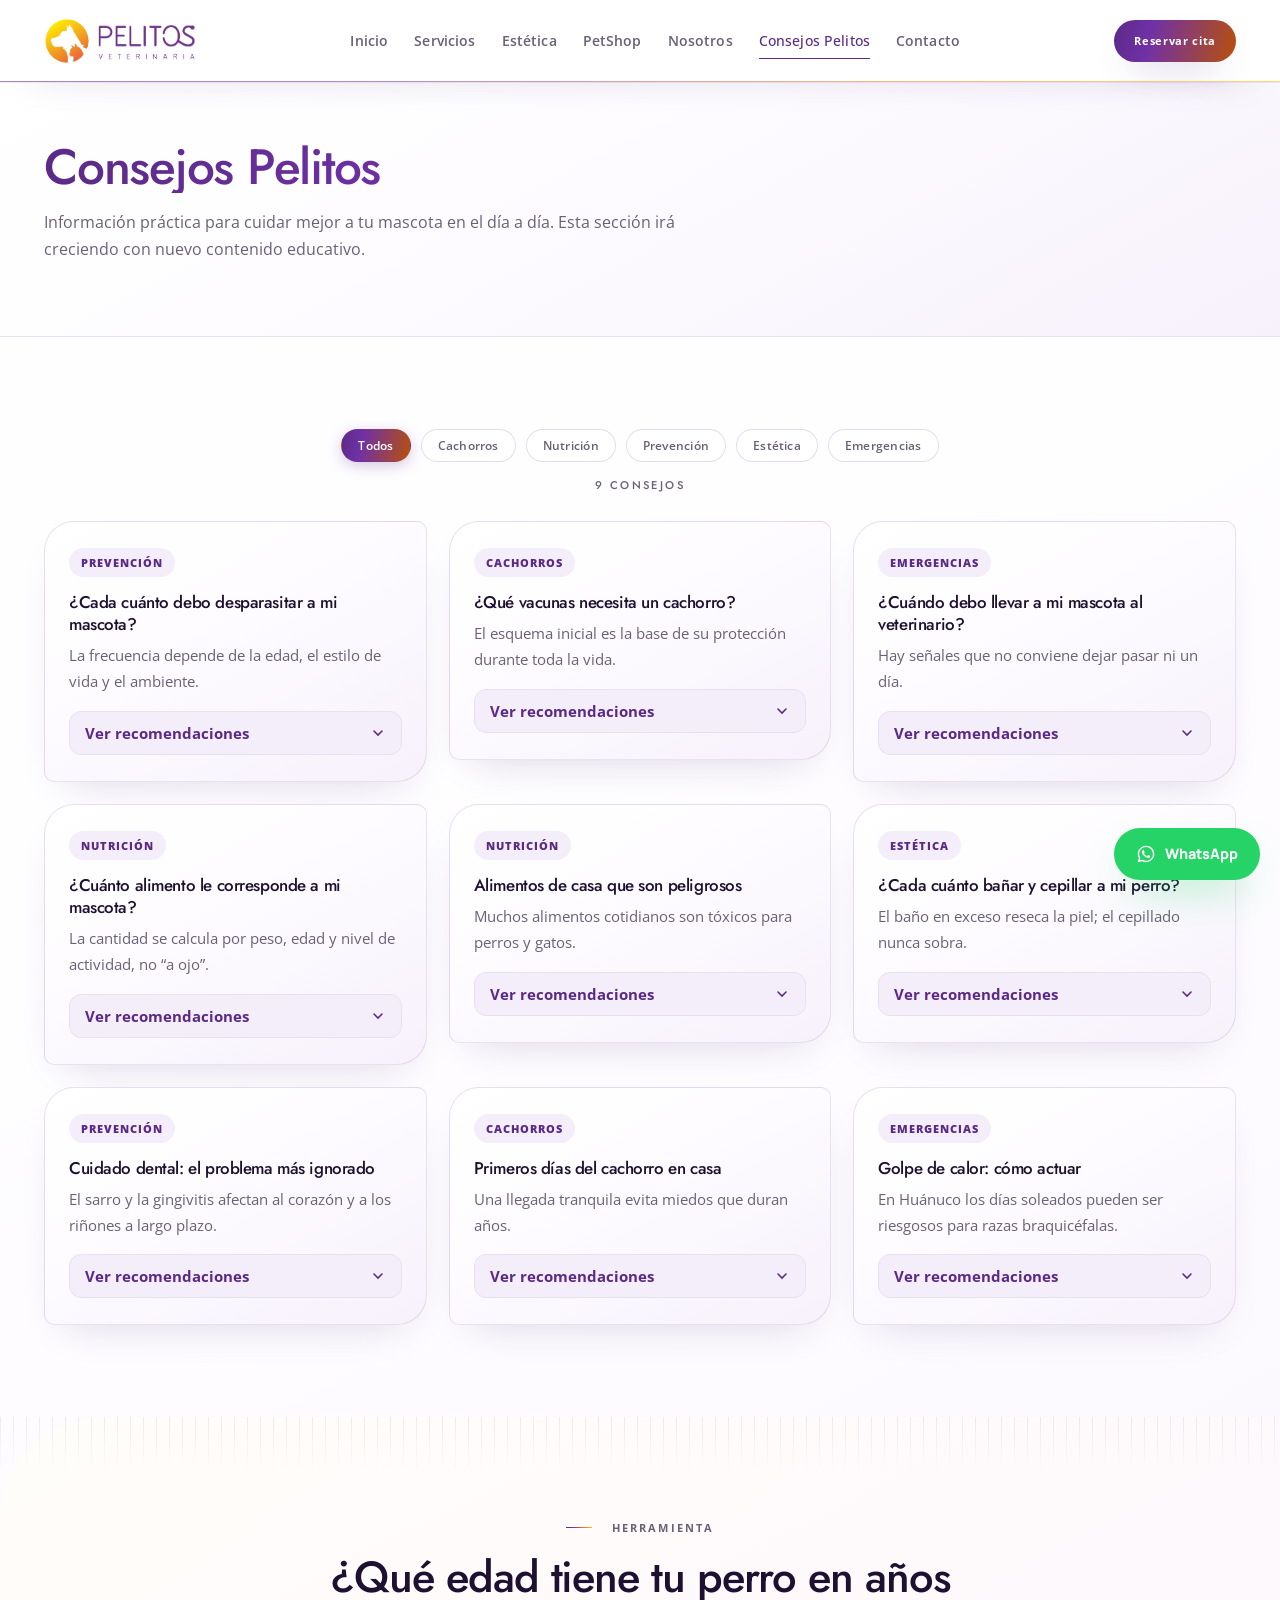
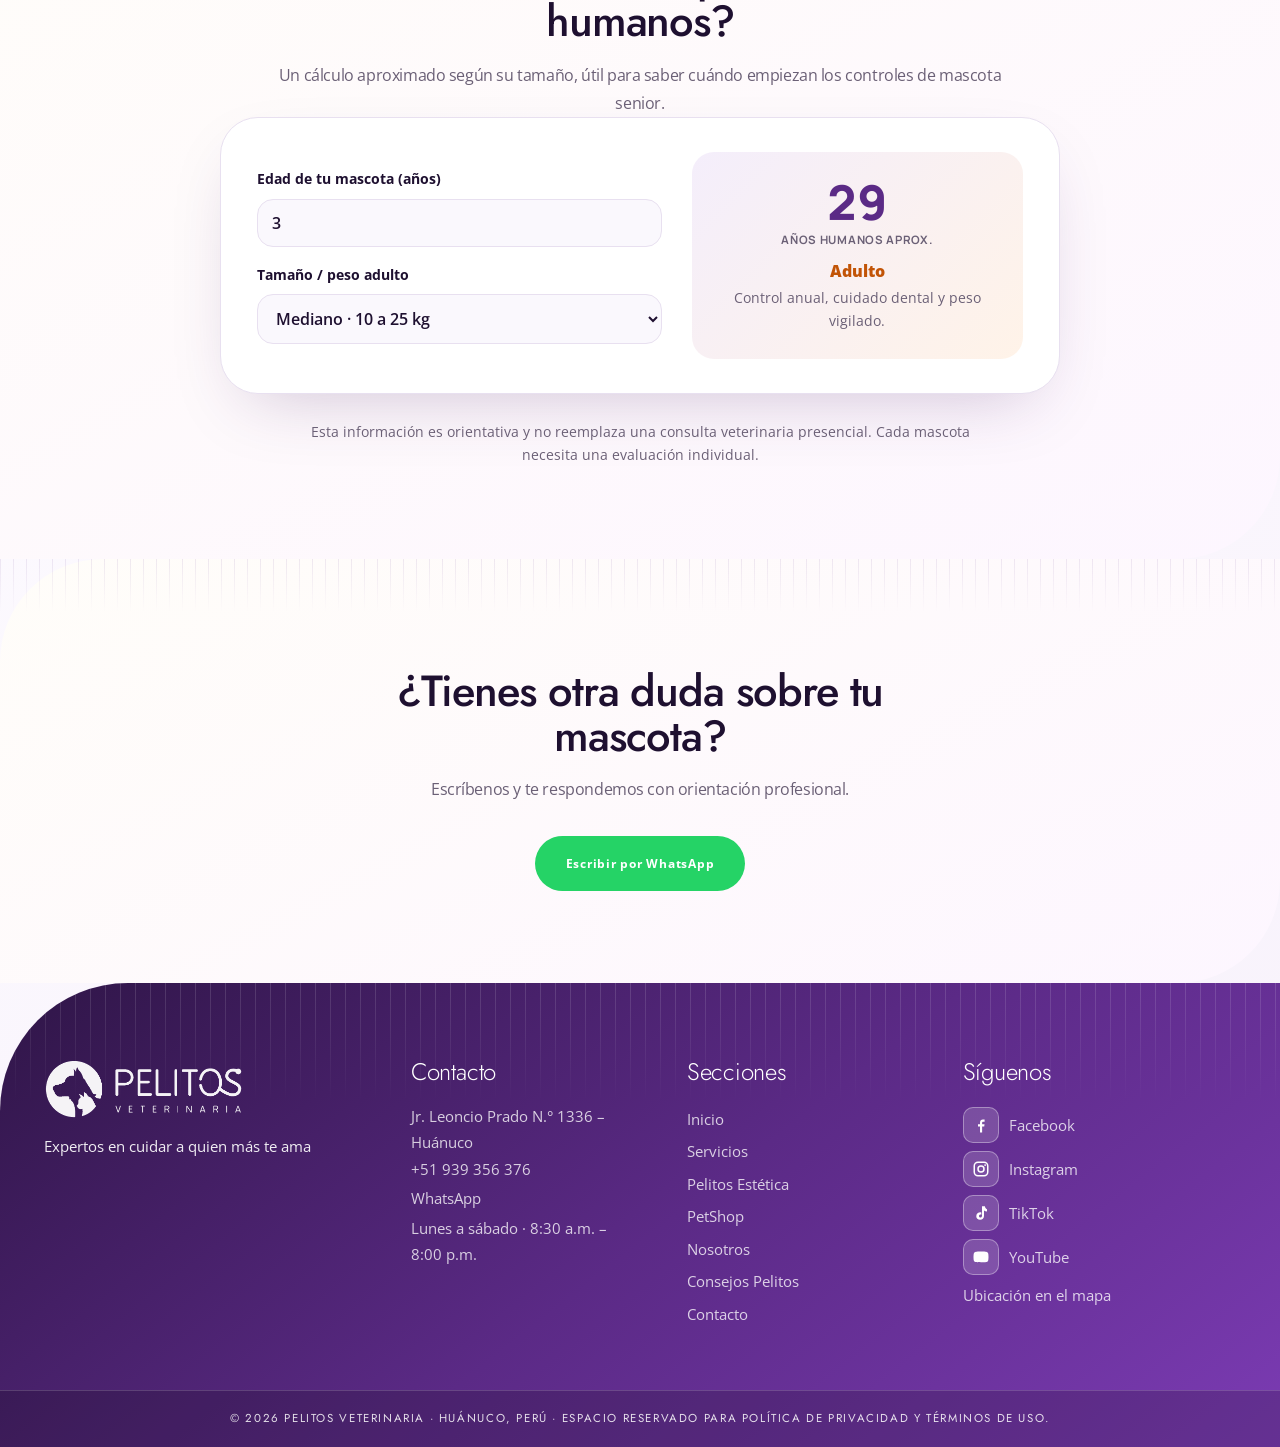
<file: Pelitos_Veterinarias/pages/consejos.html>
<!doctype html>
<html lang="es">
<head>
  <meta charset="utf-8" />
  <meta name="viewport" content="width=device-width, initial-scale=1" />
  <title>Consejos Pelitos | Cuidado de mascotas en Huánuco</title>
  <meta name="description" content="Desparasitación, vacunas del cachorro y señales para acudir al veterinario: consejos prácticos de Pelitos Veterinaria." />

    <!-- ============================================================
         VISTA PREVIA AL COMPARTIR EN WHATSAPP Y REDES SOCIALES
         Cuando alguien pega el enlace de la pagina, se muestra la
         imagen images/logo/compartir.jpg con este titulo y texto.

         IMPORTANTE: cuando ya tenga su dominio propio (por ejemplo
         https://pelitosveterinaria.com) reemplace el valor de
         og:image y og:url por la direccion completa, asi:
         content="https://pelitosveterinaria.com/images/logo/compartir.jpg"
         Facebook y WhatsApp necesitan la direccion completa, no la ruta corta.
         ============================================================ -->
    <meta property="og:type" content="website" />
    <meta property="og:site_name" content="Pelitos Veterinaria" />
    <meta property="og:locale" content="es_PE" />
    <meta property="og:title" content="Consejos Pelitos | Cuidado de mascotas en Huánuco" />
    <meta property="og:description" content="Desparasitación, vacunas del cachorro y señales para acudir al veterinario: consejos prácticos de Pelitos Veterinaria." />
    <meta property="og:image" content="../images/logo/compartir.jpg" />
    <meta property="og:image:width" content="1200" />
    <meta property="og:image:height" content="630" />
    <meta name="twitter:card" content="summary_large_image" />
    <meta name="twitter:title" content="Consejos Pelitos | Cuidado de mascotas en Huánuco" />
    <meta name="twitter:description" content="Desparasitación, vacunas del cachorro y señales para acudir al veterinario: consejos prácticos de Pelitos Veterinaria." />
    <meta name="twitter:image" content="../images/logo/compartir.jpg" />
  <meta property="og:title" content="Consejos Pelitos | Cuidado de mascotas en Huánuco" />
  <meta property="og:description" content="Desparasitación, vacunas del cachorro y señales para acudir al veterinario: consejos prácticos de Pelitos Veterinaria." />
  <meta property="og:type" content="website" />
  <link rel="icon" type="image/png" href="../images/logo/favicon.png" />
  <link rel="preconnect" href="https://fonts.googleapis.com" />
  <link rel="preconnect" href="https://fonts.gstatic.com" crossorigin />
  <link rel="preconnect" href="https://api.fontshare.com" crossorigin />
  <link rel="stylesheet" href="https://fonts.googleapis.com/css2?family=Jost:wght@300;400;500&family=Open+Sans:wght@400;600;700&family=DM+Sans:wght@400;500;600;700&family=Manrope:wght@600;700;800&display=swap" />
  <!-- Tipografias del estilo neo-futurista: Panchang (titulos) y Satoshi (texto). -->
  <link rel="stylesheet" href="https://api.fontshare.com/v2/css?f[]=panchang@400,500,600,700&f[]=satoshi@300,400,500,700,900&display=swap" />
  <link rel="stylesheet" href="../css/styles.css" />
  <!-- Capa editorial: le cambia la piel al sitio (esquinas rectas, mas aire,
       titulos en mayusculas). Para volver al diseno anterior, borre esta linea. -->
  <link rel="stylesheet" href="../css/editorial.css" />
  <!-- Piel neo-futurista. Borre esta linea y vuelve el diseno anterior. -->
  <link rel="stylesheet" href="../css/neofuturismo.css" />
  <link rel="stylesheet" href="../css/correcciones.css" />

  <!-- Marca que el JavaScript esta activo, para que las animaciones no parpadeen. -->
  <script>document.documentElement.classList.add("js-din");</script>
</head>
<body data-pagina="consejos">

  <header class="header">
    <div class="header__inner">
      <a class="logo" href="../index.html" aria-label="Pelitos Veterinaria — Inicio">
        <img src="../images/logo/pelitos_logo.png" alt="Pelitos Veterinaria" decoding="async" />
      </a>

      <nav class="nav" aria-label="Navegación principal">
        <a href="../index.html">Inicio</a>
        <a href="servicios.html">Servicios</a>
        <a href="estetica.html">Estética</a>
        <a href="productos.html">PetShop</a>
        <a href="nosotros.html">Nosotros</a>
        <a class="activo" href="consejos.html">Consejos Pelitos</a>
        <a href="contacto.html">Contacto</a>
      </nav>

      <div class="header__acciones">
        <a class="btn btn--dorado btn--sm" href="https://api.whatsapp.com/send?phone=51939356376&text=Hola%2C%20quiero%20reservar%20una%20cita%20en%20Pelitos%20Veterinaria." target="_blank" rel="noopener">Reservar cita</a>
        <button class="menu-btn" type="button" data-menu-btn aria-label="Abrir menú" aria-expanded="false">
          <svg width="22" height="22" viewBox="0 0 24 24" fill="none" stroke="currentColor" stroke-width="2" stroke-linecap="round"><path d="M4 6h16M4 12h16M4 18h16"/></svg>
        </button>
      </div>
    </div>

    <nav class="nav-movil" data-nav-movil aria-label="Navegación móvil">
      <a href="../index.html">Inicio</a>
      <a href="servicios.html">Servicios</a>
      <a href="estetica.html">Estética</a>
      <a href="productos.html">PetShop</a>
      <a href="nosotros.html">Nosotros</a>
      <a class="activo" href="consejos.html">Consejos Pelitos</a>
      <a href="contacto.html">Contacto</a>
      <a class="btn btn--dorado" href="https://api.whatsapp.com/send?phone=51939356376&text=Hola%2C%20quiero%20reservar%20una%20cita%20en%20Pelitos%20Veterinaria." target="_blank" rel="noopener">Reservar cita</a>
    </nav>
  </header>

  <main>
    <section class="pagina-hero">
      <div class="contenedor">
        <h1>Consejos Pelitos</h1>
        <p>Información práctica para cuidar mejor a tu mascota en el día a día. Esta sección irá creciendo con nuevo contenido educativo.</p>
      </div>
    </section>

    <!-- ================= CONSEJOS FILTRABLES ================= -->
    <section class="seccion" id="consejos">
      <div class="contenedor">
        <div class="consejos-filtros" id="filtros-consejos" role="group" aria-label="Filtrar consejos por tema">
          <button type="button" class="filtro-pill activo" data-tema-filtro="todos" aria-pressed="true">Todos</button>
          <button type="button" class="filtro-pill" data-tema-filtro="cachorros" aria-pressed="false">Cachorros</button>
          <button type="button" class="filtro-pill" data-tema-filtro="nutricion" aria-pressed="false">Nutrición</button>
          <button type="button" class="filtro-pill" data-tema-filtro="prevencion" aria-pressed="false">Prevención</button>
          <button type="button" class="filtro-pill" data-tema-filtro="estetica" aria-pressed="false">Estética</button>
          <button type="button" class="filtro-pill" data-tema-filtro="emergencias" aria-pressed="false">Emergencias</button>
        </div>
        <p class="consejos-contador" id="contador-consejos" role="status" aria-live="polite"></p>

        <div class="consejos-grid" id="grid-consejos">
          <article class="consejo-card" data-tema="prevencion">
            <span class="consejo-card__tema">Prevención</span>
            <h2 class="consejo-card__titulo">¿Cada cuánto debo desparasitar a mi mascota?</h2>
            <p class="consejo-card__resumen">La frecuencia depende de la edad, el estilo de vida y el ambiente.</p>
            <button type="button" class="consejo-card__toggle" aria-expanded="false">
              <span>Ver recomendaciones</span>
              <svg width="16" height="16" viewBox="0 0 24 24" fill="none" stroke="currentColor" stroke-width="2.4" stroke-linecap="round" aria-hidden="true"><path d="M6 9l6 6 6-6"/></svg>
            </button>
            <div class="consejo-card__detalle">
              <ul>
              <li>Cachorros: desparasitación interna cada 15 días hasta los 3 meses.</li>
              <li>Adultos: cada 3 meses como referencia general; más seguido si pasea en parques o come en la calle.</li>
              <li>Antipulgas y garrapatas: revisión mensual, sobre todo en temporada de calor.</li>
              <li>Si hay diarrea, vómitos o pérdida de peso, no esperes al siguiente ciclo: trae a tu mascota a consulta.</li>
              </ul>
              <a class="enlace-flecha" href="https://api.whatsapp.com/send?phone=51939356376&text=Hola%20Pelitos%2C%20tengo%20una%20consulta%3A%20%C2%BFCada%20cu%C3%A1nto%20debo%20desparasitar%20a%20mi%20mascota%3F" target="_blank" rel="noopener">Consultar por WhatsApp <svg width="15" height="15" viewBox="0 0 24 24" fill="none" stroke="currentColor" stroke-width="2.4" stroke-linecap="round" stroke-linejoin="round"><path d="M5 12h14M13 6l6 6-6 6"/></svg></a>
            </div>
          </article>
          <article class="consejo-card" data-tema="cachorros">
            <span class="consejo-card__tema">Cachorros</span>
            <h2 class="consejo-card__titulo">¿Qué vacunas necesita un cachorro?</h2>
            <p class="consejo-card__resumen">El esquema inicial es la base de su protección durante toda la vida.</p>
            <button type="button" class="consejo-card__toggle" aria-expanded="false">
              <span>Ver recomendaciones</span>
              <svg width="16" height="16" viewBox="0 0 24 24" fill="none" stroke="currentColor" stroke-width="2.4" stroke-linecap="round" aria-hidden="true"><path d="M6 9l6 6 6-6"/></svg>
            </button>
            <div class="consejo-card__detalle">
              <ul>
              <li>Primera dosis alrededor de las 6–8 semanas, según el estado de salud del cachorro.</li>
              <li>Refuerzos cada 21 días hasta completar el esquema (parvovirus, distemper, hepatitis, parainfluenza).</li>
              <li>Antirrábica según la edad indicada por el médico veterinario.</li>
              <li>Evita paseos y contacto con otros perros hasta terminar el esquema.</li>
              </ul>
              <a class="enlace-flecha" href="https://api.whatsapp.com/send?phone=51939356376&text=Hola%20Pelitos%2C%20tengo%20una%20consulta%3A%20%C2%BFQu%C3%A9%20vacunas%20necesita%20un%20cachorro%3F" target="_blank" rel="noopener">Consultar por WhatsApp <svg width="15" height="15" viewBox="0 0 24 24" fill="none" stroke="currentColor" stroke-width="2.4" stroke-linecap="round" stroke-linejoin="round"><path d="M5 12h14M13 6l6 6-6 6"/></svg></a>
            </div>
          </article>
          <article class="consejo-card" data-tema="emergencias">
            <span class="consejo-card__tema">Emergencias</span>
            <h2 class="consejo-card__titulo">¿Cuándo debo llevar a mi mascota al veterinario?</h2>
            <p class="consejo-card__resumen">Hay señales que no conviene dejar pasar ni un día.</p>
            <button type="button" class="consejo-card__toggle" aria-expanded="false">
              <span>Ver recomendaciones</span>
              <svg width="16" height="16" viewBox="0 0 24 24" fill="none" stroke="currentColor" stroke-width="2.4" stroke-linecap="round" aria-hidden="true"><path d="M6 9l6 6 6-6"/></svg>
            </button>
            <div class="consejo-card__detalle">
              <ul>
              <li>Vómitos o diarrea por más de 24 horas, o con sangre.</li>
              <li>Deja de comer o beber, o se esconde y no quiere moverse.</li>
              <li>Dificultad para respirar, encías pálidas o muy rojas, temblores.</li>
              <li>Cojera repentina, golpes, caídas o sospecha de que comió algo tóxico.</li>
              </ul>
              <a class="enlace-flecha" href="https://api.whatsapp.com/send?phone=51939356376&text=Hola%20Pelitos%2C%20tengo%20una%20consulta%3A%20%C2%BFCu%C3%A1ndo%20debo%20llevar%20a%20mi%20mascota%20al%20veterinario%3F" target="_blank" rel="noopener">Consultar por WhatsApp <svg width="15" height="15" viewBox="0 0 24 24" fill="none" stroke="currentColor" stroke-width="2.4" stroke-linecap="round" stroke-linejoin="round"><path d="M5 12h14M13 6l6 6-6 6"/></svg></a>
            </div>
          </article>
          <article class="consejo-card" data-tema="nutricion">
            <span class="consejo-card__tema">Nutrición</span>
            <h2 class="consejo-card__titulo">¿Cuánto alimento le corresponde a mi mascota?</h2>
            <p class="consejo-card__resumen">La cantidad se calcula por peso, edad y nivel de actividad, no “a ojo”.</p>
            <button type="button" class="consejo-card__toggle" aria-expanded="false">
              <span>Ver recomendaciones</span>
              <svg width="16" height="16" viewBox="0 0 24 24" fill="none" stroke="currentColor" stroke-width="2.4" stroke-linecap="round" aria-hidden="true"><path d="M6 9l6 6 6-6"/></svg>
            </button>
            <div class="consejo-card__detalle">
              <ul>
              <li>Divide la ración diaria en 3 tomas para cachorros y 2 para adultos.</li>
              <li>Cambia de alimento de forma gradual, mezclando durante 7 días.</li>
              <li>Los snacks no deben pasar del 10 % de las calorías del día.</li>
              <li>Agua fresca y limpia siempre disponible: es parte de la dieta.</li>
              </ul>
              <a class="enlace-flecha" href="https://api.whatsapp.com/send?phone=51939356376&text=Hola%20Pelitos%2C%20tengo%20una%20consulta%3A%20%C2%BFCu%C3%A1nto%20alimento%20le%20corresponde%20a%20mi%20mascota%3F" target="_blank" rel="noopener">Consultar por WhatsApp <svg width="15" height="15" viewBox="0 0 24 24" fill="none" stroke="currentColor" stroke-width="2.4" stroke-linecap="round" stroke-linejoin="round"><path d="M5 12h14M13 6l6 6-6 6"/></svg></a>
            </div>
          </article>
          <article class="consejo-card" data-tema="nutricion">
            <span class="consejo-card__tema">Nutrición</span>
            <h2 class="consejo-card__titulo">Alimentos de casa que son peligrosos</h2>
            <p class="consejo-card__resumen">Muchos alimentos cotidianos son tóxicos para perros y gatos.</p>
            <button type="button" class="consejo-card__toggle" aria-expanded="false">
              <span>Ver recomendaciones</span>
              <svg width="16" height="16" viewBox="0 0 24 24" fill="none" stroke="currentColor" stroke-width="2.4" stroke-linecap="round" aria-hidden="true"><path d="M6 9l6 6 6-6"/></svg>
            </button>
            <div class="consejo-card__detalle">
              <ul>
              <li>Chocolate, café, uvas y pasas: pueden causar daño renal y neurológico.</li>
              <li>Cebolla y ajo en cualquier forma, incluso en polvo.</li>
              <li>Huesos cocidos: se astillan y pueden perforar el intestino.</li>
              <li>Xilitol (chicles y dulces sin azúcar) y masa de pan cruda.</li>
              </ul>
              <a class="enlace-flecha" href="https://api.whatsapp.com/send?phone=51939356376&text=Hola%20Pelitos%2C%20tengo%20una%20consulta%3A%20Alimentos%20de%20casa%20que%20son%20peligrosos" target="_blank" rel="noopener">Consultar por WhatsApp <svg width="15" height="15" viewBox="0 0 24 24" fill="none" stroke="currentColor" stroke-width="2.4" stroke-linecap="round" stroke-linejoin="round"><path d="M5 12h14M13 6l6 6-6 6"/></svg></a>
            </div>
          </article>
          <article class="consejo-card" data-tema="estetica">
            <span class="consejo-card__tema">Estética</span>
            <h2 class="consejo-card__titulo">¿Cada cuánto bañar y cepillar a mi perro?</h2>
            <p class="consejo-card__resumen">El baño en exceso reseca la piel; el cepillado nunca sobra.</p>
            <button type="button" class="consejo-card__toggle" aria-expanded="false">
              <span>Ver recomendaciones</span>
              <svg width="16" height="16" viewBox="0 0 24 24" fill="none" stroke="currentColor" stroke-width="2.4" stroke-linecap="round" aria-hidden="true"><path d="M6 9l6 6 6-6"/></svg>
            </button>
            <div class="consejo-card__detalle">
              <ul>
              <li>Baño cada 3 a 4 semanas con shampoo específico para mascotas.</li>
              <li>Cepillado 2 o 3 veces por semana; diario en razas de pelo largo.</li>
              <li>Nunca uses shampoo humano: el pH de su piel es distinto.</li>
              <li>Corte de uñas y limpieza de oídos cada 4 a 6 semanas.</li>
              </ul>
              <a class="enlace-flecha" href="https://api.whatsapp.com/send?phone=51939356376&text=Hola%20Pelitos%2C%20tengo%20una%20consulta%3A%20%C2%BFCada%20cu%C3%A1nto%20ba%C3%B1ar%20y%20cepillar%20a%20mi%20perro%3F" target="_blank" rel="noopener">Consultar por WhatsApp <svg width="15" height="15" viewBox="0 0 24 24" fill="none" stroke="currentColor" stroke-width="2.4" stroke-linecap="round" stroke-linejoin="round"><path d="M5 12h14M13 6l6 6-6 6"/></svg></a>
            </div>
          </article>
          <article class="consejo-card" data-tema="prevencion">
            <span class="consejo-card__tema">Prevención</span>
            <h2 class="consejo-card__titulo">Cuidado dental: el problema más ignorado</h2>
            <p class="consejo-card__resumen">El sarro y la gingivitis afectan al corazón y a los riñones a largo plazo.</p>
            <button type="button" class="consejo-card__toggle" aria-expanded="false">
              <span>Ver recomendaciones</span>
              <svg width="16" height="16" viewBox="0 0 24 24" fill="none" stroke="currentColor" stroke-width="2.4" stroke-linecap="round" aria-hidden="true"><path d="M6 9l6 6 6-6"/></svg>
            </button>
            <div class="consejo-card__detalle">
              <ul>
              <li>Cepillado con pasta dental veterinaria 3 veces por semana.</li>
              <li>Snacks dentales y juguetes de mordida como apoyo, no como reemplazo.</li>
              <li>Mal aliento persistente no es normal: es señal de revisión.</li>
              <li>Profilaxis dental cuando el médico veterinario lo indique.</li>
              </ul>
              <a class="enlace-flecha" href="https://api.whatsapp.com/send?phone=51939356376&text=Hola%20Pelitos%2C%20tengo%20una%20consulta%3A%20Cuidado%20dental%3A%20el%20problema%20m%C3%A1s%20ignorado" target="_blank" rel="noopener">Consultar por WhatsApp <svg width="15" height="15" viewBox="0 0 24 24" fill="none" stroke="currentColor" stroke-width="2.4" stroke-linecap="round" stroke-linejoin="round"><path d="M5 12h14M13 6l6 6-6 6"/></svg></a>
            </div>
          </article>
          <article class="consejo-card" data-tema="cachorros">
            <span class="consejo-card__tema">Cachorros</span>
            <h2 class="consejo-card__titulo">Primeros días del cachorro en casa</h2>
            <p class="consejo-card__resumen">Una llegada tranquila evita miedos que duran años.</p>
            <button type="button" class="consejo-card__toggle" aria-expanded="false">
              <span>Ver recomendaciones</span>
              <svg width="16" height="16" viewBox="0 0 24 24" fill="none" stroke="currentColor" stroke-width="2.4" stroke-linecap="round" aria-hidden="true"><path d="M6 9l6 6 6-6"/></svg>
            </button>
            <div class="consejo-card__detalle">
              <ul>
              <li>Un espacio propio con cama, agua y pocos estímulos los primeros días.</li>
              <li>Rutinas fijas de comida, juego y descanso.</li>
              <li>Socialización progresiva recién después del esquema de vacunas.</li>
              <li>Primera consulta y control de peso durante la primera semana.</li>
              </ul>
              <a class="enlace-flecha" href="https://api.whatsapp.com/send?phone=51939356376&text=Hola%20Pelitos%2C%20tengo%20una%20consulta%3A%20Primeros%20d%C3%ADas%20del%20cachorro%20en%20casa" target="_blank" rel="noopener">Consultar por WhatsApp <svg width="15" height="15" viewBox="0 0 24 24" fill="none" stroke="currentColor" stroke-width="2.4" stroke-linecap="round" stroke-linejoin="round"><path d="M5 12h14M13 6l6 6-6 6"/></svg></a>
            </div>
          </article>
          <article class="consejo-card" data-tema="emergencias">
            <span class="consejo-card__tema">Emergencias</span>
            <h2 class="consejo-card__titulo">Golpe de calor: cómo actuar</h2>
            <p class="consejo-card__resumen">En Huánuco los días soleados pueden ser riesgosos para razas braquicéfalas.</p>
            <button type="button" class="consejo-card__toggle" aria-expanded="false">
              <span>Ver recomendaciones</span>
              <svg width="16" height="16" viewBox="0 0 24 24" fill="none" stroke="currentColor" stroke-width="2.4" stroke-linecap="round" aria-hidden="true"><path d="M6 9l6 6 6-6"/></svg>
            </button>
            <div class="consejo-card__detalle">
              <ul>
              <li>Nunca dejes a tu mascota dentro del auto, ni con la ventana abierta.</li>
              <li>Paseos temprano en la mañana o al final de la tarde.</li>
              <li>Si jadea sin parar, se tambalea o tiene la lengua muy roja: sombra, agua fresca y ven de inmediato.</li>
              <li>No lo cubras con hielo: enfría con agua a temperatura ambiente.</li>
              </ul>
              <a class="enlace-flecha" href="https://api.whatsapp.com/send?phone=51939356376&text=Hola%20Pelitos%2C%20tengo%20una%20consulta%3A%20Golpe%20de%20calor%3A%20c%C3%B3mo%20actuar" target="_blank" rel="noopener">Consultar por WhatsApp <svg width="15" height="15" viewBox="0 0 24 24" fill="none" stroke="currentColor" stroke-width="2.4" stroke-linecap="round" stroke-linejoin="round"><path d="M5 12h14M13 6l6 6-6 6"/></svg></a>
            </div>
          </article>
        </div>
      </div>
    </section>

    <!-- ================= CALCULADORA DE EDAD ================= -->
    <section class="seccion seccion--suave">
      <div class="contenedor">
        <div class="titulo-bloque titulo-bloque--centro reveal">
          <span class="eyebrow">Herramienta</span>
          <h2>¿Qué edad tiene tu perro en años humanos?</h2>
          <p>Un cálculo aproximado según su tamaño, útil para saber cuándo empiezan los controles de mascota senior.</p>
        </div>

        <div class="calc-edad reveal" id="calc-edad">
          <div class="calc-edad__campos">
            <label class="calc-edad__campo">
              <span>Edad de tu mascota (años)</span>
              <input type="number" id="calc-anios" min="0.2" max="22" step="0.5" value="3" />
            </label>
            <label class="calc-edad__campo">
              <span>Tamaño / peso adulto</span>
              <select id="calc-tamano">
                <option value="pequeno">Pequeño &middot; hasta 10 kg</option>
                <option value="mediano" selected>Mediano &middot; 10 a 25 kg</option>
                <option value="grande">Grande &middot; más de 25 kg</option>
              </select>
            </label>
          </div>

          <div class="calc-edad__resultado">
            <p class="calc-edad__num"><span id="calc-resultado">32</span><small>años humanos aprox.</small></p>
            <p class="calc-edad__etapa" id="calc-etapa">Adulto joven</p>
            <p class="calc-edad__nota" id="calc-nota">Control veterinario una vez al año.</p>
          </div>
        </div>

        <p class="consejos-aviso">
          Esta información es orientativa y no reemplaza una consulta veterinaria presencial.
          Cada mascota necesita una evaluación individual.
        </p>
      </div>
    </section>

    <section class="seccion seccion--suave">
      <div class="contenedor">
        <div class="titulo-bloque titulo-bloque--centro reveal">
          <h2>¿Tienes otra duda sobre tu mascota?</h2>
          <p>Escríbenos y te respondemos con orientación profesional.</p>
        </div>
        <div class="acciones" style="justify-content:center">
          <a class="btn btn--whatsapp" href="https://api.whatsapp.com/send?phone=51939356376&text=Hola%20Pelitos%2C%20tengo%20una%20consulta%20sobre%20mi%20mascota." target="_blank" rel="noopener">Escribir por WhatsApp</a>
        </div>
      </div>
    </section>

  </main>

  <footer class="footer">
    <div class="footer__grid">
      <div>
        <img src="../images/logo/pelitos_logo.png" alt="Pelitos Veterinaria" decoding="async" />
        <p class="footer__slogan">Expertos en cuidar a quien más te ama</p>
      </div>
      <div>
        <h3>Contacto</h3>
        <p>Jr. Leoncio Prado N.° 1336 – Huánuco</p>
        <p>+51 939 356 376</p>
        <a href="https://api.whatsapp.com/send?phone=51939356376&text=Hola%2C%20quiero%20reservar%20una%20cita%20en%20Pelitos%20Veterinaria." target="_blank" rel="noopener">WhatsApp</a>
        <p>Lunes a sábado · 8:30 a.m. – 8:00 p.m.</p>
      </div>
      <div>
        <h3>Secciones</h3>
        <a href="../index.html">Inicio</a>
        <a href="servicios.html">Servicios</a>
        <a href="estetica.html">Pelitos Estética</a>
        <a href="productos.html">PetShop</a>
        <a href="nosotros.html">Nosotros</a>
        <a href="consejos.html">Consejos Pelitos</a>
        <a href="contacto.html">Contacto</a>
      </div>
      <div>
        <h3>Síguenos</h3>
        <a href="https://www.facebook.com/share/1BjPfe6Rkg/" target="_blank" rel="noopener"><span class="social-link__icon"><svg viewBox="0 0 24 24" aria-hidden="true"><path d="M13.5 22v-8h2.8l.4-3h-3.2V9.1c0-.9.3-1.6 1.6-1.6h1.7V4.8c-.3 0-1.2-.1-2.3-.1-2.3 0-3.8 1.4-3.8 3.9V11H8v3h2.7v8h2.8z"/></svg></span><span>Facebook</span></a>
        <a href="https://www.instagram.com/pelitosveterinaria?stkn=NWhtazczZndzdTl0" target="_blank" rel="noopener"><span class="social-link__icon"><svg viewBox="0 0 24 24" aria-hidden="true"><rect x="3" y="3" width="18" height="18" rx="5" fill="none" stroke="currentColor" stroke-width="2"/><circle cx="12" cy="12" r="4" fill="none" stroke="currentColor" stroke-width="2"/><circle cx="17.5" cy="6.7" r="1.2"/></svg></span><span>Instagram</span></a>
        <a href="https://www.tiktok.com/@pelitosveterinaria?r=1&t=ZS-99cTBcWPhyf" target="_blank" rel="noopener"><span class="social-link__icon"><svg viewBox="0 0 24 24" aria-hidden="true"><path d="M14.2 3h3c.2 1.7 1.2 3.1 2.8 4v3.1c-1.4-.1-2.8-.6-4-1.4v7.2c0 3.2-2.2 5.1-5.2 5.1-3.1 0-5.1-2-5.1-4.8 0-3 2.5-5.1 5.8-5.1.3 0 .6 0 .9.1v3c-.3-.1-.6-.2-.9-.2-1.1 0-2.3.7-2.3 2.1 0 1.2.9 2 2 2 1.3 0 2.1-.8 2.1-2.4V3z"/></svg></span><span>TikTok</span></a>
        <a href="https://youtube.com/@pelitosveterinaria?si=zCkNrEdqcXtIqrQP" target="_blank" rel="noopener"><span class="social-link__icon"><svg viewBox="0 0 24 24" aria-hidden="true"><path d="M21.6 7.2a2.8 2.8 0 0 0-2-2C17.9 4.7 12 4.7 12 4.7s-5.9 0-7.6.5a2.8 2.8 0 0 0-2 2C2 8.9 2 12 2 12s0 3.1.4 4.8a2.8 2.8 0 0 0 2 2c1.7.5 7.6.5 7.6.5s5.9 0 7.6-.5a2.8 2.8 0 0 0 2-2c.4-1.7.4-4.8.4-4.8s0-3.1-.4-4.8z"/><path fill="white" d="M10 9l5 3-5 3V9z"/></svg></span><span>YouTube</span></a>
        <a href="https://www.google.com/maps/search/?api=1&query=Jr.+Leoncio+Prado+1336+Hu%C3%A1nuco" target="_blank" rel="noopener">Ubicación en el mapa</a>
      </div>
    </div>
    <div class="footer__legal">
      © <span data-anio>2026</span> Pelitos Veterinaria · Huánuco, Perú · Espacio reservado para política de privacidad y términos de uso.
    </div>
  </footer>

  <a class="fab" href="https://api.whatsapp.com/send?phone=51939356376&text=Hola%2C%20quiero%20reservar%20una%20cita%20en%20Pelitos%20Veterinaria." target="_blank" rel="noopener" aria-label="Escribir por WhatsApp">
    <svg width="20" height="20" viewBox="0 0 24 24" fill="currentColor"><path d="M12.04 2C6.58 2 2.13 6.45 2.13 11.91c0 1.75.46 3.45 1.32 4.95L2 22l5.25-1.38a9.9 9.9 0 0 0 4.79 1.22h.01c5.46 0 9.91-4.45 9.91-9.91 0-2.65-1.03-5.14-2.9-7.01A9.82 9.82 0 0 0 12.04 2zm0 18.15c-1.48 0-2.93-.4-4.2-1.15l-.3-.18-3.12.82.83-3.04-.2-.31a8.2 8.2 0 0 1-1.26-4.38c0-4.54 3.7-8.23 8.25-8.23 2.2 0 4.27.86 5.83 2.41a8.18 8.18 0 0 1 2.41 5.83c0 4.54-3.7 8.23-8.24 8.23zm4.52-6.16c-.25-.12-1.47-.72-1.69-.81-.23-.08-.39-.12-.56.12-.16.25-.64.81-.78.97-.14.17-.29.19-.54.06-.25-.12-1.05-.39-1.99-1.23-.74-.66-1.23-1.47-1.38-1.72-.14-.25-.01-.38.11-.5.11-.11.25-.29.37-.43.12-.15.16-.25.25-.41.08-.17.04-.31-.02-.43-.06-.12-.56-1.34-.76-1.84-.2-.48-.4-.42-.56-.43h-.48c-.17 0-.43.06-.66.31-.23.25-.87.85-.87 2.07s.89 2.4 1.02 2.56c.12.17 1.75 2.67 4.23 3.74.59.26 1.05.41 1.41.52.59.19 1.13.16 1.56.1.48-.07 1.47-.6 1.68-1.18.21-.58.21-1.07.14-1.18-.06-.11-.22-.17-.47-.29z"/></svg>
    <span>WhatsApp</span>
  </a>

  <script src="../js/main.js" defer></script></body>
</html>
</file>
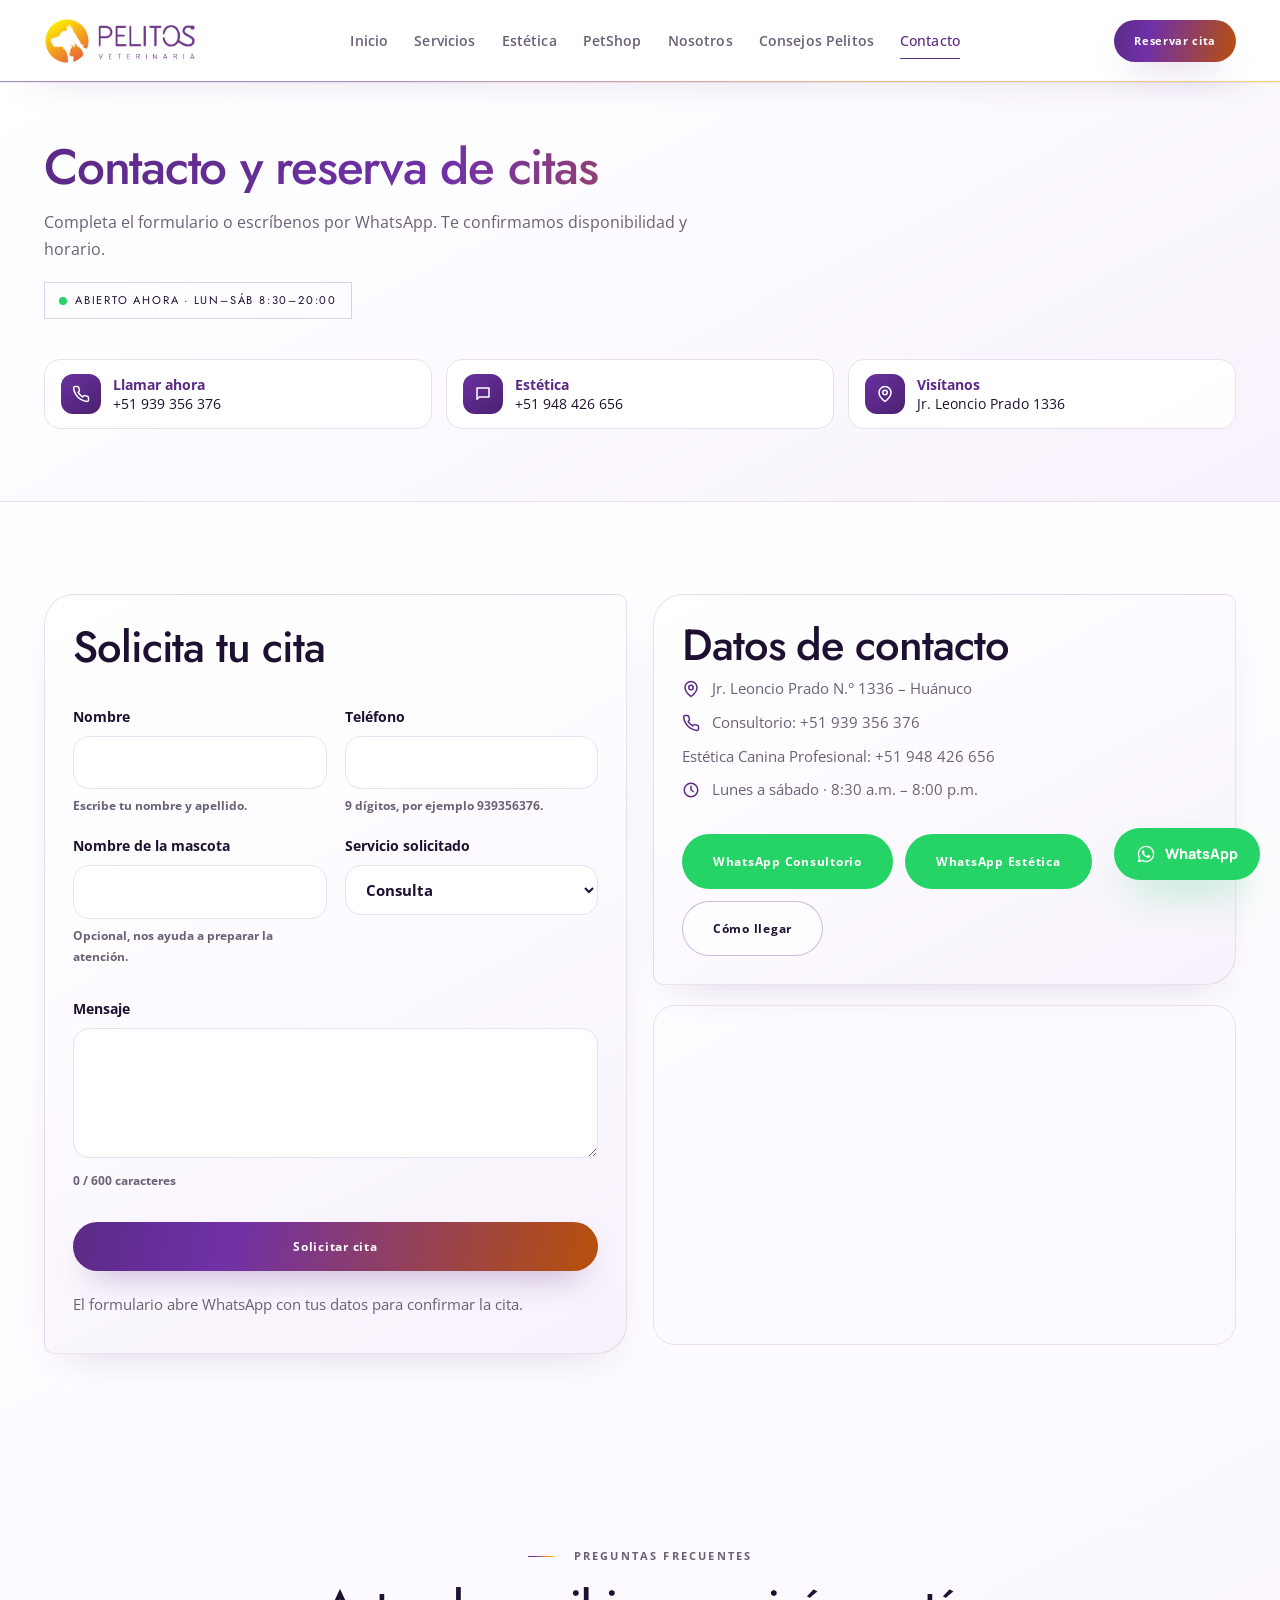
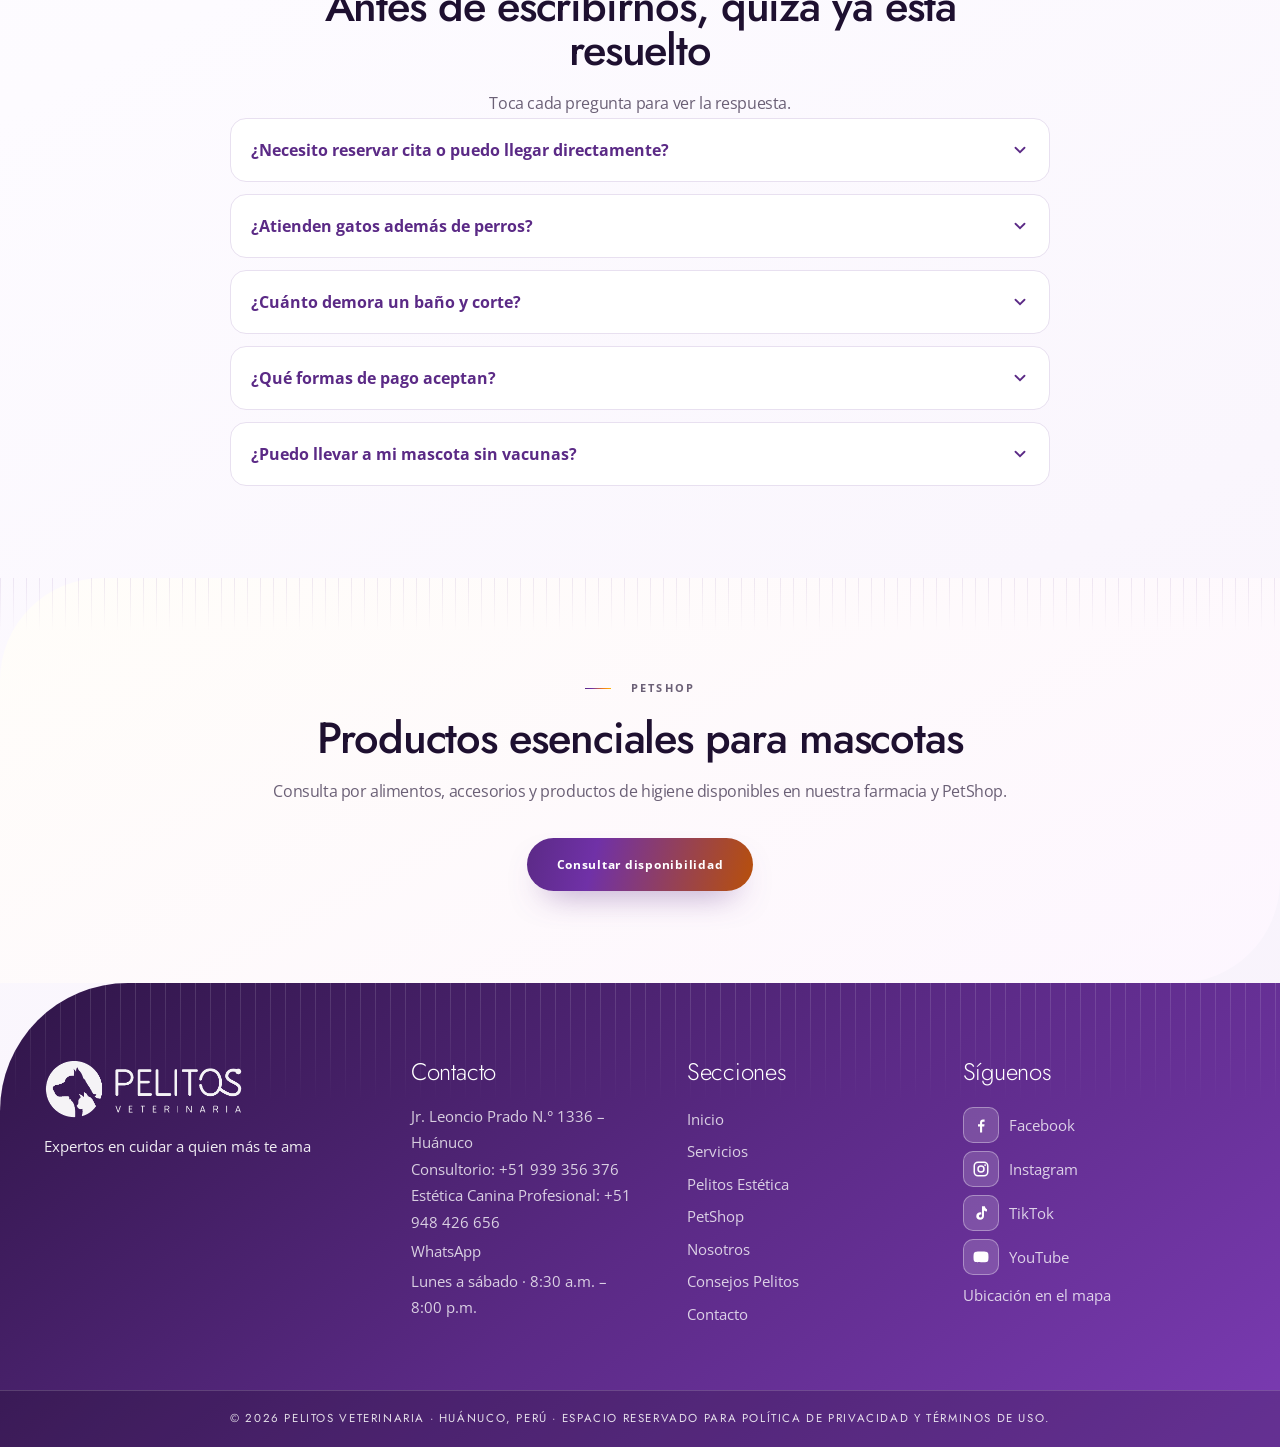
<file: Pelitos_Veterinarias/pages/contacto.html>
<!doctype html>
<html lang="es">
<head>
  <meta charset="utf-8" />
  <meta name="viewport" content="width=device-width, initial-scale=1" />
  <title>Contacto y reserva de citas | Pelitos Veterinaria Huánuco</title>
  <meta name="description" content="Reserva tu cita en Pelitos Veterinaria: Jr. Leoncio Prado N.° 1336, Huánuco. Escríbenos por WhatsApp o envía el formulario." />

    <!-- ============================================================
         VISTA PREVIA AL COMPARTIR EN WHATSAPP Y REDES SOCIALES
         Cuando alguien pega el enlace de la pagina, se muestra la
         imagen images/logo/compartir.jpg con este titulo y texto.

         IMPORTANTE: cuando ya tenga su dominio propio (por ejemplo
         https://pelitosveterinaria.com) reemplace el valor de
         og:image y og:url por la direccion completa, asi:
         content="https://pelitosveterinaria.com/images/logo/compartir.jpg"
         Facebook y WhatsApp necesitan la direccion completa, no la ruta corta.
         ============================================================ -->
    <meta property="og:type" content="website" />
    <meta property="og:site_name" content="Pelitos Veterinaria" />
    <meta property="og:locale" content="es_PE" />
    <meta property="og:title" content="Contacto y reserva de citas | Pelitos Veterinaria Huánuco" />
    <meta property="og:description" content="Reserva tu cita en Pelitos Veterinaria: Jr. Leoncio Prado N.° 1336, Huánuco. Escríbenos por WhatsApp o envía el formulario." />
    <meta property="og:image" content="../images/logo/compartir.jpg" />
    <meta property="og:image:width" content="1200" />
    <meta property="og:image:height" content="630" />
    <meta name="twitter:card" content="summary_large_image" />
    <meta name="twitter:title" content="Contacto y reserva de citas | Pelitos Veterinaria Huánuco" />
    <meta name="twitter:description" content="Reserva tu cita en Pelitos Veterinaria: Jr. Leoncio Prado N.° 1336, Huánuco. Escríbenos por WhatsApp o envía el formulario." />
    <meta name="twitter:image" content="../images/logo/compartir.jpg" />
  <meta property="og:title" content="Contacto y reserva de citas | Pelitos Veterinaria Huánuco" />
  <meta property="og:description" content="Reserva tu cita en Pelitos Veterinaria: Jr. Leoncio Prado N.° 1336, Huánuco. Escríbenos por WhatsApp o envía el formulario." />
  <meta property="og:type" content="website" />
  <link rel="icon" type="image/png" href="../images/logo/favicon.png" />
  <link rel="preconnect" href="https://fonts.googleapis.com" />
  <link rel="preconnect" href="https://fonts.gstatic.com" crossorigin />
  <link rel="preconnect" href="https://api.fontshare.com" crossorigin />
  <link rel="stylesheet" href="https://fonts.googleapis.com/css2?family=Jost:wght@300;400;500&family=Open+Sans:wght@400;600;700&family=DM+Sans:wght@400;500;600;700&family=Manrope:wght@600;700;800&display=swap" />
  <!-- Tipografias del estilo neo-futurista: Panchang (titulos) y Satoshi (texto). -->
  <link rel="stylesheet" href="https://api.fontshare.com/v2/css?f[]=panchang@400,500,600,700&f[]=satoshi@300,400,500,700,900&display=swap" />
  <link rel="stylesheet" href="../css/styles.css" />
  <!-- Capa editorial: le cambia la piel al sitio (esquinas rectas, mas aire,
       titulos en mayusculas). Para volver al diseno anterior, borre esta linea. -->
  <link rel="stylesheet" href="../css/editorial.css" />
  <!-- Piel neo-futurista. Borre esta linea y vuelve el diseno anterior. -->
  <link rel="stylesheet" href="../css/neofuturismo.css" />
  <link rel="stylesheet" href="../css/correcciones.css" />

  <!-- Marca que el JavaScript esta activo, para que las animaciones no parpadeen. -->
  <script>document.documentElement.classList.add("js-din");</script>
</head>
<body data-pagina="contacto">

  <header class="header">
    <div class="header__inner">
      <a class="logo" href="../index.html" aria-label="Pelitos Veterinaria — Inicio">
        <img src="../images/logo/pelitos_logo.png" alt="Pelitos Veterinaria" decoding="async" />
      </a>

      <nav class="nav" aria-label="Navegación principal">
        <a href="../index.html">Inicio</a>
        <a href="servicios.html">Servicios</a>
        <a href="estetica.html">Estética</a>
        <a href="productos.html">PetShop</a>
        <a href="nosotros.html">Nosotros</a>
        <a href="consejos.html">Consejos Pelitos</a>
        <a class="activo" href="contacto.html">Contacto</a>
      </nav>

      <div class="header__acciones">
        <a class="btn btn--dorado btn--sm" href="https://api.whatsapp.com/send?phone=51939356376&text=Hola%2C%20quiero%20reservar%20una%20cita%20en%20Pelitos%20Veterinaria." target="_blank" rel="noopener">Reservar cita</a>
        <button class="menu-btn" type="button" data-menu-btn aria-label="Abrir menú" aria-expanded="false">
          <svg width="22" height="22" viewBox="0 0 24 24" fill="none" stroke="currentColor" stroke-width="2" stroke-linecap="round"><path d="M4 6h16M4 12h16M4 18h16"/></svg>
        </button>
      </div>
    </div>

    <nav class="nav-movil" data-nav-movil aria-label="Navegación móvil">
      <a href="../index.html">Inicio</a>
      <a href="servicios.html">Servicios</a>
      <a href="estetica.html">Estética</a>
      <a href="productos.html">PetShop</a>
      <a href="nosotros.html">Nosotros</a>
      <a href="consejos.html">Consejos Pelitos</a>
      <a class="activo" href="contacto.html">Contacto</a>
      <a class="btn btn--dorado" href="https://api.whatsapp.com/send?phone=51939356376&text=Hola%2C%20quiero%20reservar%20una%20cita%20en%20Pelitos%20Veterinaria." target="_blank" rel="noopener">Reservar cita</a>
    </nav>
  </header>

  <main>
    <section class="pagina-hero">
      <div class="contenedor">
        <h1>Contacto y reserva de citas</h1>
        <p>Completa el formulario o escríbenos por WhatsApp. Te confirmamos disponibilidad y horario.</p>
        <div class="badge-abierto" style="margin-top:18px"><span class="punto"></span> Consultando horario…</div>
        <div class="contacto-atajos">
          <a class="contacto-atajo" href="tel:+51939356376">
            <span class="contacto-atajo__ico" aria-hidden="true"><svg width="18" height="18" viewBox="0 0 24 24" fill="none" stroke="currentColor" stroke-width="2" stroke-linecap="round" stroke-linejoin="round"><path d="M22 16.9v3a2 2 0 0 1-2.2 2 19.8 19.8 0 0 1-8.6-3.1 19.5 19.5 0 0 1-6-6A19.8 19.8 0 0 1 2.1 4.2 2 2 0 0 1 4.1 2h3a2 2 0 0 1 2 1.7c.1 1 .4 1.9.7 2.8a2 2 0 0 1-.5 2.1L8.1 9.9a16 16 0 0 0 6 6l1.3-1.3a2 2 0 0 1 2.1-.4c.9.3 1.8.6 2.8.7a2 2 0 0 1 1.7 2z"/></svg></span>
            <span><strong>Llamar ahora</strong><br />+51 939 356 376</span>
          </a>
          <a class="contacto-atajo" href="https://api.whatsapp.com/send?phone=51948426656&text=Hola%20Pelitos%20Est%C3%A9tica%2C%20quiero%20reservar%20un%20turno." target="_blank" rel="noopener">
            <span class="contacto-atajo__ico" aria-hidden="true"><svg width="18" height="18" viewBox="0 0 24 24" fill="none" stroke="currentColor" stroke-width="2" stroke-linecap="round" stroke-linejoin="round"><path d="M4 4h16v12H7l-3 3z"/></svg></span>
            <span><strong>Estética</strong><br />+51 948 426 656</span>
          </a>
          <a class="contacto-atajo" href="https://www.google.com/maps/search/?api=1&query=Jr.+Leoncio+Prado+1336+Hu%C3%A1nuco" target="_blank" rel="noopener">
            <span class="contacto-atajo__ico" aria-hidden="true"><svg width="18" height="18" viewBox="0 0 24 24" fill="none" stroke="currentColor" stroke-width="2" stroke-linecap="round" stroke-linejoin="round"><path d="M20 10c0 6-8 12-8 12s-8-6-8-12a8 8 0 0 1 16 0z"/><circle cx="12" cy="10" r="3"/></svg></span>
            <span><strong>Visítanos</strong><br />Jr. Leoncio Prado 1336</span>
          </a>
        </div>
      </div>
    </section>

    <section class="seccion">
      <div class="contenedor rejilla rejilla--2" style="margin-top:0">
        <form class="tarjeta" data-form-cita novalidate>
          <h2>Solicita tu cita</h2>
          <div class="form-grid">
            <label class="campo">Nombre
              <input name="nombre" maxlength="80" required autocomplete="name" data-validar="texto" />
              <span class="campo__pista" data-pista>Escribe tu nombre y apellido.</span>
            </label>
            <label class="campo">Teléfono
              <input name="telefono" maxlength="20" required inputmode="tel" autocomplete="tel" data-validar="telefono" />
              <span class="campo__pista" data-pista>9 dígitos, por ejemplo 939356376.</span>
            </label>
            <label class="campo">Nombre de la mascota
              <input name="mascota" maxlength="60" data-validar="opcional" />
              <span class="campo__pista" data-pista>Opcional, nos ayuda a preparar la atención.</span>
            </label>
            <label class="campo">Servicio solicitado
              <select name="servicio">
                    <option>Consulta</option>
                    <option>Vacunación</option>
                    <option>Desparasitación</option>
                    <option>Laboratorio</option>
                    <option>Cirugía</option>
                    <option>Estética</option>
                    <option>Otro</option>
              </select>
            </label>
          </div>
          <label class="campo campo--ancho">Mensaje
            <textarea name="mensaje" rows="4" maxlength="600" data-contador-destino="#contador-mensaje"></textarea>
            <span class="campo__pista" id="contador-mensaje" data-pista>0 / 600 caracteres</span>
          </label>
          <p class="error" data-error hidden></p>
          <button class="btn btn--dorado" type="submit" style="width:100%;margin-top:18px">Solicitar cita</button>
          <p class="nota">El formulario abre WhatsApp con tus datos para confirmar la cita.</p>
        </form>

        <div>
          <div class="tarjeta">
            <h2>Datos de contacto</h2>
            <p class="dato"><svg width="18" height="18" viewBox="0 0 24 24" fill="none" stroke="currentColor" stroke-width="2" stroke-linecap="round" stroke-linejoin="round"><path d="M20 10c0 6-8 12-8 12s-8-6-8-12a8 8 0 0 1 16 0z"/><circle cx="12" cy="10" r="3"/></svg> Jr. Leoncio Prado N.° 1336 – Huánuco</p>
            <p class="dato"><svg width="18" height="18" viewBox="0 0 24 24" fill="none" stroke="currentColor" stroke-width="2" stroke-linecap="round" stroke-linejoin="round"><path d="M22 16.9v3a2 2 0 0 1-2.2 2 19.8 19.8 0 0 1-8.6-3.1 19.5 19.5 0 0 1-6-6A19.8 19.8 0 0 1 2.1 4.2 2 2 0 0 1 4.1 2h3a2 2 0 0 1 2 1.7c.1 1 .4 1.9.7 2.8a2 2 0 0 1-.5 2.1L8.1 9.9a16 16 0 0 0 6 6l1.3-1.3a2 2 0 0 1 2.1-.4c.9.3 1.8.6 2.8.7a2 2 0 0 1 1.7 2z"/></svg> Consultorio: +51 939 356 376</p>
            <p class="dato">Estética Canina Profesional: +51 948 426 656</p>
            <p class="dato"><svg width="18" height="18" viewBox="0 0 24 24" fill="none" stroke="currentColor" stroke-width="2" stroke-linecap="round" stroke-linejoin="round"><circle cx="12" cy="12" r="9"/><path d="M12 7v5l3 2"/></svg> Lunes a sábado · 8:30 a.m. – 8:00 p.m.</p>
            <div class="acciones">
              <a class="btn btn--whatsapp" href="https://api.whatsapp.com/send?phone=51939356376&text=Hola%2C%20quiero%20reservar%20una%20cita%20en%20Pelitos%20Veterinaria." target="_blank" rel="noopener">WhatsApp Consultorio</a>
              <a class="btn btn--whatsapp" href="https://api.whatsapp.com/send?phone=51948426656&text=Hola%20Pelitos%2C%20quiero%20reservar%20en%20Pelitos%20Est%C3%A9tica." target="_blank" rel="noopener">WhatsApp Estética</a>
              <a class="btn btn--linea" href="https://www.google.com/maps/search/?api=1&query=Jr.+Leoncio+Prado+1336+Hu%C3%A1nuco" target="_blank" rel="noopener">Cómo llegar</a>
            </div>
          </div>
          <iframe class="mapa" style="margin-top:20px" title="Mapa de Pelitos Veterinaria" src="https://www.google.com/maps?q=Jr.+Leoncio+Prado+1336,+Hu%C3%A1nuco,+Per%C3%BA&output=embed" loading="lazy"></iframe>
        </div>
      </div>
    </section>

    <!-- ================= PREGUNTAS FRECUENTES ================= -->
    <section class="seccion" id="preguntas">
      <div class="contenedor">
        <div class="titulo-bloque titulo-bloque--centro reveal">
          <span class="eyebrow">Preguntas frecuentes</span>
          <h2>Antes de escribirnos, quizá ya está resuelto</h2>
          <p>Toca cada pregunta para ver la respuesta.</p>
        </div>
        <div class="faq-lista">
          <article class="faq-item plegable">
            <button type="button" class="plegable__toggle faq-item__toggle" aria-expanded="false">
              <span>¿Necesito reservar cita o puedo llegar directamente?</span>
              <svg width="18" height="18" viewBox="0 0 24 24" fill="none" stroke="currentColor" stroke-width="2.4" stroke-linecap="round" aria-hidden="true"><path d="M6 9l6 6 6-6"/></svg>
            </button>
            <div class="plegable__cuerpo faq-item__cuerpo"><p>Puedes acercarte en nuestro horario de atención, pero con cita reservada por WhatsApp evitas la espera y aseguras tu turno, sobre todo en estética.</p></div>
          </article>
          <article class="faq-item plegable">
            <button type="button" class="plegable__toggle faq-item__toggle" aria-expanded="false">
              <span>¿Atienden gatos además de perros?</span>
              <svg width="18" height="18" viewBox="0 0 24 24" fill="none" stroke="currentColor" stroke-width="2.4" stroke-linecap="round" aria-hidden="true"><path d="M6 9l6 6 6-6"/></svg>
            </button>
            <div class="plegable__cuerpo faq-item__cuerpo"><p>Sí. Atendemos perros y gatos en consulta, vacunación, desparasitación y laboratorio. En estética trabajamos principalmente con perros.</p></div>
          </article>
          <article class="faq-item plegable">
            <button type="button" class="plegable__toggle faq-item__toggle" aria-expanded="false">
              <span>¿Cuánto demora un baño y corte?</span>
              <svg width="18" height="18" viewBox="0 0 24 24" fill="none" stroke="currentColor" stroke-width="2.4" stroke-linecap="round" aria-hidden="true"><path d="M6 9l6 6 6-6"/></svg>
            </button>
            <div class="plegable__cuerpo faq-item__cuerpo"><p>Depende del tamaño y del estado del pelo: normalmente entre 1 y 3 horas. Te avisamos por WhatsApp cuando tu mascota esté lista.</p></div>
          </article>
          <article class="faq-item plegable">
            <button type="button" class="plegable__toggle faq-item__toggle" aria-expanded="false">
              <span>¿Qué formas de pago aceptan?</span>
              <svg width="18" height="18" viewBox="0 0 24 24" fill="none" stroke="currentColor" stroke-width="2.4" stroke-linecap="round" aria-hidden="true"><path d="M6 9l6 6 6-6"/></svg>
            </button>
            <div class="plegable__cuerpo faq-item__cuerpo"><p>Aceptamos efectivo y billeteras digitales como Yape y Plin. Consulta por otros medios al momento de reservar.</p></div>
          </article>
          <article class="faq-item plegable">
            <button type="button" class="plegable__toggle faq-item__toggle" aria-expanded="false">
              <span>¿Puedo llevar a mi mascota sin vacunas?</span>
              <svg width="18" height="18" viewBox="0 0 24 24" fill="none" stroke="currentColor" stroke-width="2.4" stroke-linecap="round" aria-hidden="true"><path d="M6 9l6 6 6-6"/></svg>
            </button>
            <div class="plegable__cuerpo faq-item__cuerpo"><p>Sí, y es el mejor momento para empezar su esquema. Evaluamos su estado de salud y armamos el calendario de vacunación desde cero.</p></div>
          </article>
        </div>
      </div>
    </section>

    <section class="seccion seccion--suave">
      <div class="contenedor">
        <div class="titulo-bloque titulo-bloque--centro reveal">
          <span class="eyebrow">PetShop</span>
          <h2>Productos esenciales para mascotas</h2>
          <p>Consulta por alimentos, accesorios y productos de higiene disponibles en nuestra farmacia y PetShop.</p>
        </div>
        <div class="acciones" style="justify-content:center">
          <a class="btn btn--dorado" href="https://api.whatsapp.com/send?phone=51939356376&text=Hola%20Pelitos%2C%20quiero%20consultar%20por%20productos%20del%20PetShop." target="_blank" rel="noopener">Consultar disponibilidad</a>
        </div>
      </div>
    </section>

  </main>

  <footer class="footer">
    <div class="footer__grid">
      <div>
        <img src="../images/logo/pelitos_logo.png" alt="Pelitos Veterinaria" decoding="async" />
        <p class="footer__slogan">Expertos en cuidar a quien más te ama</p>
      </div>
      <div>
        <h3>Contacto</h3>
        <p>Jr. Leoncio Prado N.° 1336 – Huánuco</p>
        <p>Consultorio: +51 939 356 376</p>
        <p>Estética Canina Profesional: +51 948 426 656</p>
        <a href="https://api.whatsapp.com/send?phone=51939356376&text=Hola%2C%20quiero%20reservar%20una%20cita%20en%20Pelitos%20Veterinaria." target="_blank" rel="noopener">WhatsApp</a>
        <p>Lunes a sábado · 8:30 a.m. – 8:00 p.m.</p>
      </div>
      <div>
        <h3>Secciones</h3>
        <a href="../index.html">Inicio</a>
        <a href="servicios.html">Servicios</a>
        <a href="estetica.html">Pelitos Estética</a>
        <a href="productos.html">PetShop</a>
        <a href="nosotros.html">Nosotros</a>
        <a href="consejos.html">Consejos Pelitos</a>
        <a href="contacto.html">Contacto</a>
      </div>
      <div>
        <h3>Síguenos</h3>
        <a href="https://www.facebook.com/share/1BjPfe6Rkg/" target="_blank" rel="noopener"><span class="social-link__icon"><svg viewBox="0 0 24 24" aria-hidden="true"><path d="M13.5 22v-8h2.8l.4-3h-3.2V9.1c0-.9.3-1.6 1.6-1.6h1.7V4.8c-.3 0-1.2-.1-2.3-.1-2.3 0-3.8 1.4-3.8 3.9V11H8v3h2.7v8h2.8z"/></svg></span><span>Facebook</span></a>
        <a href="https://www.instagram.com/pelitosveterinaria?stkn=NWhtazczZndzdTl0" target="_blank" rel="noopener"><span class="social-link__icon"><svg viewBox="0 0 24 24" aria-hidden="true"><rect x="3" y="3" width="18" height="18" rx="5" fill="none" stroke="currentColor" stroke-width="2"/><circle cx="12" cy="12" r="4" fill="none" stroke="currentColor" stroke-width="2"/><circle cx="17.5" cy="6.7" r="1.2"/></svg></span><span>Instagram</span></a>
        <a href="https://www.tiktok.com/@pelitosveterinaria?r=1&t=ZS-99cTBcWPhyf" target="_blank" rel="noopener"><span class="social-link__icon"><svg viewBox="0 0 24 24" aria-hidden="true"><path d="M14.2 3h3c.2 1.7 1.2 3.1 2.8 4v3.1c-1.4-.1-2.8-.6-4-1.4v7.2c0 3.2-2.2 5.1-5.2 5.1-3.1 0-5.1-2-5.1-4.8 0-3 2.5-5.1 5.8-5.1.3 0 .6 0 .9.1v3c-.3-.1-.6-.2-.9-.2-1.1 0-2.3.7-2.3 2.1 0 1.2.9 2 2 2 1.3 0 2.1-.8 2.1-2.4V3z"/></svg></span><span>TikTok</span></a>
        <a href="https://youtube.com/@pelitosveterinaria?si=zCkNrEdqcXtIqrQP" target="_blank" rel="noopener"><span class="social-link__icon"><svg viewBox="0 0 24 24" aria-hidden="true"><path d="M21.6 7.2a2.8 2.8 0 0 0-2-2C17.9 4.7 12 4.7 12 4.7s-5.9 0-7.6.5a2.8 2.8 0 0 0-2 2C2 8.9 2 12 2 12s0 3.1.4 4.8a2.8 2.8 0 0 0 2 2c1.7.5 7.6.5 7.6.5s5.9 0 7.6-.5a2.8 2.8 0 0 0 2-2c.4-1.7.4-4.8.4-4.8s0-3.1-.4-4.8z"/><path fill="white" d="M10 9l5 3-5 3V9z"/></svg></span><span>YouTube</span></a>
        <a href="https://www.google.com/maps/search/?api=1&query=Jr.+Leoncio+Prado+1336+Hu%C3%A1nuco" target="_blank" rel="noopener">Ubicación en el mapa</a>
      </div>
    </div>
    <div class="footer__legal">
      © <span data-anio>2026</span> Pelitos Veterinaria · Huánuco, Perú · Espacio reservado para política de privacidad y términos de uso.
    </div>
  </footer>

  <a class="fab" href="https://api.whatsapp.com/send?phone=51939356376&text=Hola%2C%20quiero%20reservar%20una%20cita%20en%20Pelitos%20Veterinaria." target="_blank" rel="noopener" aria-label="Escribir por WhatsApp">
    <svg width="20" height="20" viewBox="0 0 24 24" fill="currentColor"><path d="M12.04 2C6.58 2 2.13 6.45 2.13 11.91c0 1.75.46 3.45 1.32 4.95L2 22l5.25-1.38a9.9 9.9 0 0 0 4.79 1.22h.01c5.46 0 9.91-4.45 9.91-9.91 0-2.65-1.03-5.14-2.9-7.01A9.82 9.82 0 0 0 12.04 2zm0 18.15c-1.48 0-2.93-.4-4.2-1.15l-.3-.18-3.12.82.83-3.04-.2-.31a8.2 8.2 0 0 1-1.26-4.38c0-4.54 3.7-8.23 8.25-8.23 2.2 0 4.27.86 5.83 2.41a8.18 8.18 0 0 1 2.41 5.83c0 4.54-3.7 8.23-8.24 8.23zm4.52-6.16c-.25-.12-1.47-.72-1.69-.81-.23-.08-.39-.12-.56.12-.16.25-.64.81-.78.97-.14.17-.29.19-.54.06-.25-.12-1.05-.39-1.99-1.23-.74-.66-1.23-1.47-1.38-1.72-.14-.25-.01-.38.11-.5.11-.11.25-.29.37-.43.12-.15.16-.25.25-.41.08-.17.04-.31-.02-.43-.06-.12-.56-1.34-.76-1.84-.2-.48-.4-.42-.56-.43h-.48c-.17 0-.43.06-.66.31-.23.25-.87.85-.87 2.07s.89 2.4 1.02 2.56c.12.17 1.75 2.67 4.23 3.74.59.26 1.05.41 1.41.52.59.19 1.13.16 1.56.1.48-.07 1.47-.6 1.68-1.18.21-.58.21-1.07.14-1.18-.06-.11-.22-.17-.47-.29z"/></svg>
    <span>WhatsApp</span>
  </a>

  <script src="../js/main.js" defer></script></body>
</html>
</file>
<file: Pelitos_Veterinarias/css/styles.css>
/* ==========================================================================
   PELITOS VETERINARIA — HOJA DE ESTILOS ÚNICA (css/styles.css)
   Todo el diseño del sitio está en este archivo, dividido en bloques.
   Busque el número del bloque para llegar rápido a lo que quiere cambiar.

   CONTENIDO:
        1. BASE DEL SITIO
        2. PETSHOP (solo la página PetShop)
        3. NOSOTROS (solo la página Nosotros)
        4. ANIMACIONES Y EFECTOS (todas las páginas)
   ========================================================================== */


/* ==========================================================================
   BLOQUE 1 · BASE DEL SITIO
   Colores, tipografías, cabecera, pie, botones, tarjetas y diseño responsive.
   Aqui se cambian los colores de marca (variables :root al inicio).
   ========================================================================== */

:root {
  /* 🟣 MORADO: Color principal institucional */
  --morado: #5b2a86;
  --morado-oscuro: #3d1c5c;
  --morado-claro: #f4eefb;
  --morado-mid: #7031a7;

  /* ⚪ BLANCO Y TONOS CLÍNICOS: Limpieza, equilibrio y presentación clínica */
  --fondo: #ffffff;
  --superficie: #faf8fd;
  --superficie-blanca: #ffffff;
  --borde: #e8e0f0;
  --borde-suave: #f2edf7;

  /* 🟠 NARANJA: Elementos destacados */
  --naranja: #f0791e;
  --naranja-oscuro: #c25406;
  --naranja-claro: #fff3e8;
  --naranja-borde: #fed7aa;

  /* 🟡 AMARILLO: Llamadas a la acción (CTAs) y detalles */
  --amarillo: #ffb703;
  --amarillo-hover: #f59e0b;
  --amarillo-oscuro: #78350f;
  --amarillo-claro: #fffbeb;
  --amarillo-texto: #1e1030;

  --dorado: var(--amarillo);
  --dorado-oscuro: var(--amarillo-oscuro);

  /* WhatsApp oficial */
  --whatsapp: #25d366;
  --whatsapp-texto: #ffffff;

  --texto: #1e1030;
  --texto-suave: #6b6076;

  --radio: 18px;
  --radio-lg: 28px;
  --sombra: 0 16px 44px rgba(91, 42, 134, 0.08);
  --sombra-card: 0 4px 20px rgba(91, 42, 134, 0.06);
  --ancho: 1160px;

  --grad-hero: radial-gradient(ellipse at 85% 15%, rgba(240,121,30,0.08) 0%, transparent 50%),
    radial-gradient(ellipse at 15% 85%, rgba(91,42,134,0.06) 0%, transparent 50%),
    linear-gradient(180deg, #ffffff 0%, #faf8fd 100%);
  --grad-morado: linear-gradient(135deg, #4a2172 0%, #6c34a0 100%);
  --grad-marca: linear-gradient(135deg, #ffb703 0%, #f0791e 100%);
  --grad-texto: linear-gradient(135deg, #5b2a86 35%, #f0791e 100%);
}

/* ========== BASE ========== */
* { box-sizing: border-box; margin: 0; padding: 0; }

/* Cualquier elemento con el atributo hidden queda oculto siempre.
   No borre esta regla: el sitio usa hidden para esconder botones y avisos. */
[hidden] { display: none !important; }

html {
  scroll-behavior: smooth;
  scroll-padding-top: 90px; /* Evita que la cabecera fija corte los títulos al navegar */
}

/* Margen superior para enlaces con anclas o secciones */
[id],
.seccion {
  scroll-margin-top: 90px;
}

body {
  font-family: "DM Sans", system-ui, -apple-system, "Segoe UI", sans-serif;
  color: var(--texto);
  background: var(--fondo);
  line-height: 1.65;
  -webkit-font-smoothing: antialiased;
  display: flex;
  flex-direction: column;
  min-height: 100vh;
  overflow-x: hidden;
}

h1, h2, h3, h4 {
  font-family: "Manrope", system-ui, sans-serif;
  font-weight: 800;
  line-height: 1.12;
  letter-spacing: -0.025em;
}

a { color: inherit; text-decoration: none; }
img { display: block; max-width: 100%; }
main { flex: 1; }

.contenedor {
  width: 100%;
  max-width: var(--ancho);
  margin: 0 auto;
  padding: 0 24px;
}

/* ========== KEYFRAMES MODERNOS & ANIMACIONES PET ========== */
@keyframes pulso {
  0%, 100% { opacity: 1; transform: scale(1); }
  50% { opacity: 0.55; transform: scale(0.82); }
}

@keyframes flotar {
  0%, 100% { transform: translateY(0); }
  50% { transform: translateY(-8px); }
}

@keyframes flotarSuave {
  0%, 100% { transform: translateY(0) rotate(0deg); }
  50% { transform: translateY(-12px) rotate(3deg); }
}

@keyframes girarLento {
  from { transform: rotate(0deg); }
  to   { transform: rotate(360deg); }
}

@keyframes fadeUp {
  from { opacity: 0; transform: translateY(24px); }
  to   { opacity: 1; transform: translateY(0); }
}

@keyframes slideInLeft {
  from { opacity: 0; transform: translateX(-16px); }
  to   { opacity: 1; transform: translateX(0); }
}

/* Efecto Shimmer de luz brillante que recorre botones destacados */
@keyframes shimmer {
  0% { transform: translateX(-150%) skewX(-20deg); }
  100% { transform: translateX(250%) skewX(-20deg); }
}

/* Desplazamiento continuo del banner interactivo (Marquee) */
@keyframes tickerInfinito {
  0% { transform: translateX(0); }
  100% { transform: translateX(-50%); }
}

/* ========== CABECERA ========== */
.header {
  position: sticky;
  top: 0;
  z-index: 60;
  background: rgba(255,255,255,0.97);
  backdrop-filter: blur(16px);
  -webkit-backdrop-filter: blur(16px);
  border-bottom: 1px solid var(--borde);
  transition: background 0.3s ease, box-shadow 0.3s ease;
}

.header.scrolled {
  background: rgba(255,255,255,0.90);
  box-shadow: 0 4px 32px rgba(91,42,134,0.10);
}

.header__inner {
  display: flex;
  align-items: center;
  justify-content: space-between;
  gap: 16px;
  padding: 14px 24px;
  max-width: var(--ancho);
  margin: 0 auto;
}

.logo img { height: 52px; width: auto; transition: transform 0.2s ease; }
.logo:hover img { transform: scale(1.04); }

/* Nav */
.nav {
  display: flex;
  align-items: center;
  gap: 4px;
  font-size: 0.93rem;
  font-weight: 600;
}

.nav a {
  position: relative;
  color: var(--texto-suave);
  padding: 6px 12px;
  border-radius: 10px;
  transition: color 0.2s ease, background 0.2s ease;
}

.nav a::after {
  content: "";
  position: absolute;
  bottom: 2px;
  left: 12px;
  right: 12px;
  height: 2.5px;
  background: var(--grad-marca);
  border-radius: 99px;
  transform: scaleX(0);
  transform-origin: center;
  transition: transform 0.25s ease;
}

.nav a:hover { color: var(--morado); background: var(--morado-claro); }
.nav a.activo { color: var(--morado); font-weight: 800; }
.nav a.activo::after { transform: scaleX(1); }

.header__acciones { display: flex; align-items: center; gap: 10px; }

.menu-btn {
  display: none;
  border: 1.5px solid var(--borde);
  background: #fff;
  color: var(--morado);
  border-radius: 12px;
  padding: 9px 11px;
  cursor: pointer;
  line-height: 0;
  transition: background 0.2s ease, border-color 0.2s ease;
}

.menu-btn:hover { background: var(--morado-claro); border-color: var(--morado); }

/* Menú móvil */
.nav-movil {
  display: none;
  border-top: 1px solid var(--borde);
  background: #ffffff;
  padding: 12px 24px 24px;
  box-shadow: 0 8px 24px rgba(0,0,0,0.07);
  animation: fadeUp 0.2s ease;
}

.nav-movil.abierto { display: block; }

.nav-movil a {
  display: block;
  padding: 14px 0;
  border-bottom: 1px solid var(--borde);
  font-weight: 600;
  color: var(--texto-suave);
  transition: color 0.2s ease;
}

.nav-movil a:hover { color: var(--morado); }
.nav-movil a.activo { color: var(--morado); font-weight: 800; }
.nav-movil .btn { margin-top: 16px; display: flex; border-bottom: none; }

/* ========== BOTONES ========== */
.btn {
  display: inline-flex;
  align-items: center;
  justify-content: center;
  gap: 8px;
  border: 1.5px solid transparent;
  border-radius: 14px;
  padding: 13px 24px;
  font-family: "Manrope", sans-serif;
  font-size: 0.92rem;
  font-weight: 800;
  cursor: pointer;
  transition: transform 0.2s ease, box-shadow 0.2s ease, filter 0.2s ease;
  white-space: nowrap;
}

.btn:hover { transform: translateY(-2px); box-shadow: 0 8px 24px rgba(0,0,0,0.12); }

/* 🟡 AMARILLO: Llamadas a la acción (CTAs) principales con efecto Shimmer */
.btn--dorado,
.btn--amarillo,
.btn--cta {
  background: var(--amarillo);
  color: var(--amarillo-texto);
  border-color: #f59e0b;
  box-shadow: 0 4px 16px rgba(255, 183, 3, 0.35);
  position: relative;
  overflow: hidden;
}

.btn--dorado::before,
.btn--amarillo::before,
.btn--cta::before {
  content: "";
  position: absolute;
  top: 0;
  left: 0;
  width: 60%;
  height: 100%;
  background: linear-gradient(90deg, transparent, rgba(255, 255, 255, 0.45), transparent);
  transform: translateX(-150%) skewX(-20deg);
  pointer-events: none;
}

.btn--dorado:hover::before,
.btn--amarillo:hover::before,
.btn--cta:hover::before {
  animation: shimmer 0.9s ease;
}

.btn--dorado:hover,
.btn--amarillo:hover,
.btn--cta:hover {
  background: var(--amarillo-hover);
  color: var(--amarillo-texto);
  box-shadow: 0 8px 26px rgba(245, 158, 11, 0.45);
}

/* 🟠 NARANJA: Elementos destacados */
.btn--naranja {
  background: var(--naranja);
  color: #fff;
  border-color: var(--naranja);
  box-shadow: 0 4px 16px rgba(240, 121, 30, 0.3);
}
.btn--naranja:hover {
  background: var(--naranja-oscuro);
  box-shadow: 0 8px 26px rgba(240, 121, 30, 0.42);
}

.btn--whatsapp {
  background: var(--whatsapp);
  color: var(--whatsapp-texto);
  box-shadow: 0 4px 16px rgba(37,211,102,0.3);
}
.btn--whatsapp:hover { box-shadow: 0 8px 28px rgba(37,211,102,0.42); }

.btn--morado {
  background: var(--morado);
  color: #fff;
  box-shadow: 0 4px 16px rgba(91,42,134,0.25);
}
.btn--morado:hover { box-shadow: 0 8px 28px rgba(91,42,134,0.38); }

.btn--linea {
  background: #fff;
  border-color: var(--borde);
  color: var(--morado);
}
.btn--linea:hover { border-color: var(--morado); background: var(--morado-claro); }

.btn--claro {
  background: #fff;
  border-color: var(--borde);
  color: var(--morado);
}
.btn--claro:hover { border-color: var(--morado); background: var(--morado-claro); }

.btn--sm { padding: 10px 18px; font-size: 0.85rem; border-radius: 12px; }

/* Enlace flecha */
.enlace-flecha {
  display: inline-flex;
  align-items: center;
  gap: 6px;
  margin-top: 18px;
  font-family: "Manrope", sans-serif;
  font-size: 0.88rem;
  font-weight: 800;
  color: var(--morado);
  transition: gap 0.2s ease;
}
.enlace-flecha:hover { gap: 12px; color: var(--naranja); }
.enlace-flecha svg { transition: transform 0.2s ease; }

/* ========== SECCIONES ========== */
.seccion { padding: 82px 0; }
.seccion--suave { background: var(--superficie); }

/* Sección destacada Pelitos Estética — Limpio y clínico, evitando saturar con fondos morados */
.seccion--morada {
  background: linear-gradient(165deg, #fbf8fe 0%, #ffffff 50%, #fffaf4 100%);
  border-top: 1.5px solid var(--borde);
  border-bottom: 1.5px solid var(--borde);
  color: var(--texto);
}

.titulo-bloque { max-width: 720px; }
.titulo-bloque--centro { margin: 0 auto; text-align: center; }

.eyebrow {
  display: inline-flex;
  align-items: center;
  gap: 8px;
  font-size: 0.72rem;
  font-weight: 800;
  letter-spacing: 0.18em;
  text-transform: uppercase;
  color: var(--morado);
}
.eyebrow::before {
  content: "";
  width: 7px;
  height: 7px;
  border-radius: 50%;
  background: var(--naranja);
  flex-shrink: 0;
}
.seccion--morada .eyebrow { color: var(--naranja-oscuro); }
.seccion--morada .eyebrow::before { background: var(--naranja); }
.seccion--morada h2 { color: var(--morado); }

.titulo-bloque h2 { margin-top: 12px; font-size: clamp(1.75rem, 3.5vw, 2.4rem); color: var(--texto); }
.titulo-bloque p { margin-top: 14px; color: var(--texto-suave); font-size: 1.02rem; }
.seccion--morada .titulo-bloque p { color: var(--texto-suave); }

/* ========== HERO ========== */
.hero {
  background: var(--grad-hero);
  padding: 72px 0 90px;
  overflow: hidden;
}

.hero__grid {
  display: grid;
  grid-template-columns: 1.1fr 1fr;
  gap: 56px;
  align-items: center;
}

/* Badge abierto */
.badge-abierto {
  display: inline-flex;
  align-items: center;
  gap: 8px;
  background: rgba(37,211,102,0.10);
  border: 1.5px solid rgba(37,211,102,0.35);
  color: #1a8a4a;
  border-radius: 99px;
  padding: 7px 14px;
  font-size: 0.8rem;
  font-weight: 700;
  margin-bottom: 18px;
  animation: slideInLeft 0.5s ease both;
}

.badge-abierto .punto {
  width: 8px;
  height: 8px;
  background: var(--whatsapp);
  border-radius: 50%;
  flex-shrink: 0;
  animation: pulso 2s ease infinite;
}

/* H1 gradiente */
.hero h1 {
  margin-top: 6px;
  font-size: clamp(2.4rem, 5.5vw, 3.7rem);
  line-height: 1.05;
  background: var(--grad-texto);
  -webkit-background-clip: text;
  -webkit-text-fill-color: transparent;
  background-clip: text;
  animation: fadeUp 0.6s 0.1s ease both;
}

.hero__slogan {
  margin-top: 16px;
  font-family: "Manrope", sans-serif;
  font-size: 1.18rem;
  font-weight: 700;
  color: var(--texto-suave);
  animation: fadeUp 0.6s 0.2s ease both;
}

.hero p.texto {
  margin-top: 18px;
  max-width: 34rem;
  color: var(--texto-suave);
  font-size: 1rem;
  animation: fadeUp 0.6s 0.3s ease both;
}

.acciones {
  display: flex;
  flex-wrap: wrap;
  gap: 12px;
  margin-top: 32px;
  animation: fadeUp 0.6s 0.4s ease both;
}

/* Figura hero */
.hero__figura {
  position: relative;
  animation: fadeUp 0.8s 0.2s ease both;
}

.hero__figura img {
  width: 100%;
  height: 470px;
  object-fit: cover;
  border-radius: var(--radio-lg);
  box-shadow: var(--sombra);
}

.hero__figura::before {
  content: "";
  position: absolute;
  inset: -14px;
  background: var(--grad-marca);
  border-radius: calc(var(--radio-lg) + 16px);
  z-index: -1;
  opacity: 0.16;
  filter: blur(28px);
}

/* Tarjeta flotante */
.tarjeta-flotante {
  position: absolute;
  left: 18px;
  bottom: 20px;
  background: rgba(255,255,255,0.97);
  border-left: 4px solid var(--naranja);
  border-radius: 16px;
  padding: 14px 20px;
  backdrop-filter: blur(8px);
  box-shadow: 0 8px 32px rgba(0,0,0,0.12);
  animation: flotar 4s ease-in-out infinite;
}
.tarjeta-flotante b { font-family: "Manrope", sans-serif; font-size: 0.92rem; color: var(--texto); }
.tarjeta-flotante span { display: block; margin-top: 4px; font-size: 0.8rem; color: var(--texto-suave); }

/* ========== PÁGINA INTERNA HERO ========== */
.pagina-hero {
  background: var(--grad-hero);
  border-bottom: 1px solid var(--borde);
  padding: 60px 0 72px;
}

.pagina-hero h1 {
  font-size: clamp(2rem, 4.6vw, 3.1rem);
  background: var(--grad-texto);
  -webkit-background-clip: text;
  -webkit-text-fill-color: transparent;
  background-clip: text;
}

.pagina-hero p { margin-top: 16px; max-width: 44rem; color: var(--texto-suave); font-size: 1.02rem; }

/* ========== REJILLAS ========== */
.rejilla { display: grid; gap: 22px; margin-top: 44px; }
.rejilla--2 { grid-template-columns: repeat(2, 1fr); }
.rejilla--3 { grid-template-columns: repeat(3, 1fr); }
.rejilla--4 { grid-template-columns: repeat(4, 1fr); }

/* ========== TARJETAS ========== */
.tarjeta {
  background: #fff;
  border: 1.5px solid var(--borde);
  border-radius: var(--radio);
  padding: 28px;
  transition: transform 0.25s ease, box-shadow 0.25s ease, border-color 0.25s ease;
  position: relative;
  overflow: hidden;
}

.tarjeta::before {
  content: "";
  position: absolute;
  left: 0; top: 0; bottom: 0;
  width: 4px;
  background: var(--grad-marca);
  border-radius: 4px 0 0 4px;
  transform: scaleY(0);
  transform-origin: bottom;
  transition: transform 0.3s ease;
}

a.tarjeta:hover::before, .tarjeta--hover:hover::before { transform: scaleY(1); }

.tarjeta h3 { font-size: 1.08rem; color: var(--texto); }
.tarjeta p { margin-top: 10px; font-size: 0.92rem; color: var(--texto-suave); line-height: 1.6; }

a.tarjeta:hover, .tarjeta--hover:hover {
  transform: translateY(-5px);
  box-shadow: var(--sombra);
  border-color: rgba(91,42,134,0.2);
}

.tarjeta__icono {
  display: inline-flex;
  align-items: center;
  justify-content: center;
  color: var(--naranja);
  background: var(--naranja-claro);
  padding: 10px;
  border-radius: 14px;
  margin-bottom: 16px;
}

.tarjeta--vacia .tarjeta__icono { color: var(--morado); background: var(--morado-claro); margin-bottom: 6px; }

.tarjeta--vacia {
  border-style: dashed;
  border-color: var(--borde);
  text-align: center;
  display: flex;
  flex-direction: column;
  align-items: center;
  justify-content: center;
  gap: 10px;
  min-height: 200px;
  background: var(--superficie);
}
.tarjeta--vacia p { font-size: 0.82rem; color: var(--texto-suave); }
.tarjeta--vacia strong { font-family: "Manrope", sans-serif; font-size: 0.93rem; }

.tarjeta__num {
  position: absolute;
  top: 20px; right: 22px;
  font-family: "Manrope", sans-serif;
  font-size: 2.2rem;
  font-weight: 800;
  color: var(--borde);
  line-height: 1;
  pointer-events: none;
  user-select: none;
}

/* ========== RAZONES ========== */
.razon {
  display: flex;
  align-items: flex-start;
  gap: 14px;
  background: #fff;
  border: 1.5px solid var(--borde);
  border-radius: var(--radio);
  padding: 18px 22px;
  font-size: 0.94rem;
  font-weight: 600;
  transition: border-color 0.2s ease, box-shadow 0.2s ease;
}
.razon:hover { border-color: rgba(91,42,134,0.25); box-shadow: var(--sombra-card); }
.razon svg { flex-shrink: 0; color: var(--morado); margin-top: 1px; }

.frase {
  margin-top: 40px;
  text-align: center;
  font-family: "Manrope", sans-serif;
  font-size: 1.3rem;
  font-weight: 800;
  background: var(--grad-texto);
  -webkit-background-clip: text;
  -webkit-text-fill-color: transparent;
  background-clip: text;
}

/* ========== ESTADÍSTICAS ========== */
.stats-grid {
  display: grid;
  grid-template-columns: repeat(4, 1fr);
  gap: 22px;
  margin-top: 44px;
}

.stat-item {
  background: #fff;
  border: 1.5px solid var(--borde);
  border-radius: var(--radio);
  padding: 30px 22px;
  text-align: center;
  transition: transform 0.25s ease, box-shadow 0.25s ease;
  position: relative;
  overflow: hidden;
}

.stat-item::after {
  content: "";
  position: absolute;
  bottom: 0; left: 0; right: 0;
  height: 3px;
  background: var(--grad-marca);
  transform: scaleX(0);
  transition: transform 0.3s ease;
}
.stat-item:hover { transform: translateY(-4px); box-shadow: var(--sombra); }
.stat-item:hover::after { transform: scaleX(1); }

.stat-item__numero {
  font-family: "Manrope", sans-serif;
  font-size: 2.8rem;
  font-weight: 800;
  line-height: 1;
  background: var(--grad-texto);
  -webkit-background-clip: text;
  -webkit-text-fill-color: transparent;
  background-clip: text;
}

.stat-item__label {
  margin-top: 8px;
  font-size: 0.88rem;
  color: var(--texto-suave);
  font-weight: 600;
}

/* ========== ESTÉTICA ========== */
.chips { display: grid; grid-template-columns: repeat(2, 1fr); gap: 10px; margin-top: 26px; }

.chip {
  border: 1.5px solid var(--borde);
  background: #ffffff;
  color: var(--texto);
  border-radius: 12px;
  padding: 11px 16px;
  font-size: 0.88rem;
  font-weight: 700;
  box-shadow: 0 2px 8px rgba(91, 42, 134, 0.04);
  transition: all 0.2s ease;
}
.chip:hover {
  background: var(--morado-claro);
  border-color: var(--morado);
  color: var(--morado);
  transform: translateY(-2px);
}

.galeria img { width: 100%; height: 260px; object-fit: cover; border-radius: var(--radio); transition: transform 0.3s ease; }
.galeria img:hover { transform: scale(1.02); }
.galeria img.desfase { margin-top: 32px; }

/* ========== TESTIMONIOS ========== */
.testimonio {
  background: #fff;
  border: 1.5px solid var(--borde);
  border-radius: var(--radio);
  padding: 28px;
  display: flex;
  flex-direction: column;
  gap: 14px;
  transition: transform 0.25s ease, box-shadow 0.25s ease;
}
.testimonio:hover { transform: translateY(-5px); box-shadow: var(--sombra); }

.testimonio__estrellas { display: flex; gap: 3px; color: var(--amarillo); }
.testimonio__estrellas svg { width: 18px; height: 18px; fill: currentColor; }

.testimonio__texto {
  font-size: 0.95rem;
  color: var(--texto);
  line-height: 1.65;
  flex: 1;
  font-style: italic;
}

.testimonio__texto::before {
  content: "\201C";
  font-family: Georgia, serif;
  font-size: 2.5rem;
  color: var(--morado-claro);
  line-height: 0;
  vertical-align: -0.6em;
  margin-right: 4px;
}

.testimonio__autor {
  display: flex;
  align-items: center;
  gap: 12px;
  padding-top: 14px;
  border-top: 1px solid var(--borde);
}

.testimonio__avatar {
  width: 42px;
  height: 42px;
  border-radius: 50%;
  background: var(--grad-marca);
  display: flex;
  align-items: center;
  justify-content: center;
  font-family: "Manrope", sans-serif;
  font-weight: 800;
  font-size: 0.95rem;
  color: #fff;
  flex-shrink: 0;
}

.testimonio__nombre { font-weight: 700; font-size: 0.9rem; color: var(--texto); }
.testimonio__fecha { font-size: 0.78rem; color: var(--texto-suave); margin-top: 2px; }

.badge-google {
  display: inline-flex;
  align-items: center;
  gap: 8px;
  background: #f8f9fa;
  border: 1.5px solid var(--borde);
  border-radius: 99px;
  padding: 8px 16px;
  font-size: 0.8rem;
  font-weight: 700;
  color: var(--texto-suave);
}
.badge-google::before { content: "★"; color: #fbbc04; font-size: 1rem; }

/* ========== FORMULARIO ========== */
.form-grid { display: grid; grid-template-columns: repeat(2, 1fr); gap: 18px; margin-top: 24px; }

.campo { display: block; font-size: 0.88rem; font-weight: 700; }

.campo input, .campo select, .campo textarea {
  width: 100%;
  margin-top: 7px;
  border: 1.5px solid var(--borde);
  border-radius: 14px;
  padding: 13px 16px;
  font: inherit;
  font-size: 0.93rem;
  background: #fff;
  color: var(--texto);
  outline: none;
  transition: border-color 0.2s ease, box-shadow 0.2s ease;
}

.campo input:focus, .campo select:focus, .campo textarea:focus {
  border-color: var(--morado);
  box-shadow: 0 0 0 4px rgba(91,42,134,0.10);
}

.campo--ancho { margin-top: 18px; }
.error { margin-top: 12px; font-size: 0.88rem; font-weight: 700; color: #c0392b; }
.nota { margin-top: 12px; font-size: 0.8rem; color: var(--texto-suave); }

.dato { display: flex; align-items: flex-start; gap: 12px; margin-top: 16px; font-size: 0.93rem; color: var(--texto-suave); }
.dato svg { flex-shrink: 0; margin-top: 3px; color: var(--morado); }

.mapa { width: 100%; height: 340px; border: 1.5px solid var(--borde); border-radius: var(--radio); }

/* ========== PIE DE PÁGINA ========== */
.footer { background: #fff; border-top: 1.5px solid var(--borde); }

.footer__top {
  background: var(--morado-claro);
  border-bottom: 1.5px solid var(--borde);
  padding: 14px 24px;
  display: flex;
  align-items: center;
  justify-content: center;
  gap: 10px;
  text-align: center;
}
.footer__top p { font-size: 0.88rem; color: var(--morado-oscuro); font-weight: 700; }
.footer__top a { color: var(--naranja-oscuro); font-weight: 800; text-decoration: underline; text-underline-offset: 3px; }
.footer__top a:hover { color: var(--morado); }

.footer__grid {
  display: grid;
  grid-template-columns: 1.4fr 1fr 1fr 1.2fr;
  gap: 40px;
  padding: 56px 24px 48px;
  max-width: var(--ancho);
  margin: 0 auto;
}

.footer img { height: 60px; width: auto; }

.footer h3 {
  font-size: 0.88rem;
  font-weight: 800;
  text-transform: uppercase;
  letter-spacing: 0.1em;
  color: var(--texto);
  margin-bottom: 16px;
}

.footer a, .footer p { font-size: 0.9rem; color: var(--texto-suave); line-height: 1.8; }

.footer a {
  display: block;
  padding: 3px 0;
  transition: color 0.2s ease, transform 0.2s ease;
}
.footer a:hover { color: var(--morado); transform: translateX(3px); }

.footer__slogan { margin-top: 14px; font-weight: 700; font-size: 0.93rem; color: var(--morado) !important; line-height: 1.5; }

.footer__legal {
  border-top: 1.5px solid var(--borde);
  padding: 18px 24px;
  text-align: center;
  font-size: 0.78rem;
  color: var(--texto-suave);
  background: var(--superficie);
}

/* Redes sociales */
.social-link__icon {
  display: inline-flex;
  width: 36px;
  height: 36px;
  background: var(--morado-claro);
  border-radius: 10px;
  margin-right: 10px;
  align-items: center;
  justify-content: center;
  transition: background 0.2s ease, transform 0.2s ease;
  flex-shrink: 0;
  vertical-align: middle;
}

.social-link__icon svg { width: 18px; height: 18px; fill: var(--morado); display: block; }

.footer a:has(.social-link__icon) { display: flex; align-items: center; gap: 0; padding: 4px 0; }
.footer a:has(.social-link__icon):hover .social-link__icon {
  background: var(--morado);
  transform: translateY(-2px) rotate(-5deg);
}
.footer a:has(.social-link__icon):hover .social-link__icon svg { fill: #fff; }
.footer a:has(.social-link__icon):hover { transform: translateX(0); }

/* ========== BOTÓN FLOTANTE WHATSAPP ========== */
.fab {
  position: fixed;
  right: 20px;
  bottom: 20px;
  z-index: 70;
  display: inline-flex;
  align-items: center;
  gap: 9px;
  background: var(--whatsapp);
  color: #fff;
  border-radius: 999px;
  padding: 14px 22px;
  font-family: "Manrope", sans-serif;
  font-weight: 800;
  font-size: 0.9rem;
  box-shadow: 0 8px 28px rgba(37,211,102,0.45);
  transition: transform 0.2s ease, box-shadow 0.2s ease;
}
.fab:hover { transform: translateY(-3px) scale(1.04); box-shadow: 0 14px 36px rgba(37,211,102,0.52); }

/* ========== REVEAL ========== */
.reveal {
  opacity: 0;
  transform: translateY(22px);
  transition: opacity 0.65s ease, transform 0.65s ease;
}
.reveal.visible { opacity: 1; transform: none; }

@media (prefers-reduced-motion: reduce) {
  .reveal, .badge-abierto, .hero h1, .hero__slogan, .hero p.texto, .acciones, .hero__figura {
    opacity: 1; transform: none; animation: none; transition: none;
  }
}

/* ========== RESPONSIVE ========== */
@media (max-width: 1040px) {
  .stats-grid { grid-template-columns: repeat(2, 1fr); }
}

@media (max-width: 980px) {
  .nav { display: none; }
  .menu-btn { display: inline-flex; }

  .hero__grid, .rejilla--2, .rejilla--3, .rejilla--4, .form-grid {
    grid-template-columns: repeat(2, 1fr);
  }
  .hero__grid { grid-template-columns: 1fr; }
  .footer__grid { grid-template-columns: repeat(2, 1fr); }
  .hero__figura img { height: 360px; }
}

@media (max-width: 620px) {
  .header__acciones > .btn { display: none; }
  .logo img { height: 46px; }
  .seccion { padding: 60px 0; }

  .rejilla--2, .rejilla--3, .rejilla--4, .chips, .form-grid, .footer__grid, .stats-grid {
    grid-template-columns: 1fr;
  }

  .galeria img.desfase { margin-top: 0; }
  .acciones .btn { flex: 1 1 100%; }

  .fab span { display: none; }
  .fab { padding: 16px; border-radius: 50%; width: 56px; height: 56px; justify-content: center; }
  .hero__figura::before { display: none; }
}

/* =========================================================
   ESTILOS PETSHOP / PRODUCTOS ESTILO TEMU
   Variantes interactivas, ofertas relámpago, carrito y modal
   ========================================================= */

/* --- Barra Oferta Relámpago (Temu style) --- */
.temu-ticker {
  background: linear-gradient(90deg, var(--naranja) 0%, #ffb703 45%, var(--morado) 100%);
  color: #fff;
  padding: 10px 20px;
  font-size: 0.88rem;
  font-weight: 700;
  text-align: center;
  position: relative;
  overflow: hidden;
  box-shadow: 0 2px 10px rgba(91, 42, 134, 0.15);
}

.temu-ticker__inner {
  display: flex;
  align-items: center;
  justify-content: center;
  gap: 16px;
  flex-wrap: wrap;
}

.temu-ticker__badge {
  background: var(--amarillo);
  color: var(--amarillo-texto);
  padding: 2px 10px;
  border-radius: 99px;
  font-size: 0.76rem;
  font-weight: 900;
  letter-spacing: 0.05em;
  text-transform: uppercase;
  animation: pulso 1.5s infinite;
}

.temu-ticker__timer {
  display: inline-flex;
  align-items: center;
  gap: 6px;
  background: rgba(0, 0, 0, 0.25);
  padding: 3px 10px;
  border-radius: 8px;
  font-family: monospace;
  font-size: 0.95rem;
  letter-spacing: 1px;
}

/* --- Badges & Etiquetas Temu --- */
.badge-descuento {
  background: #e52e2e;
  color: #ffffff;
  font-size: 0.75rem;
  font-weight: 800;
  padding: 4px 8px;
  border-radius: 6px;
  display: inline-flex;
  align-items: center;
  gap: 4px;
}

.badge-tag {
  background: #fff3e0;
  color: #e65100;
  border: 1px solid #ffe0b2;
  font-size: 0.72rem;
  font-weight: 800;
  padding: 3px 8px;
  border-radius: 6px;
  text-transform: uppercase;
}

.badge-top {
  position: absolute;
  top: 12px;
  left: 12px;
  z-index: 5;
  display: flex;
  flex-direction: column;
  gap: 4px;
}

/* --- Estrellas & Ratings --- */
.rating-bar {
  display: inline-flex;
  align-items: center;
  gap: 6px;
  font-size: 0.84rem;
  color: var(--texto-suave);
}

.estrellas-oro {
  display: inline-flex;
  gap: 2px;
  color: #f59e0b;
}

.estrellas-oro svg {
  width: 15px;
  height: 15px;
  fill: currentColor;
}

.ventas-count {
  font-size: 0.78rem;
  color: #8b5cf6;
  font-weight: 700;
  background: #f3e8ff;
  padding: 2px 7px;
  border-radius: 99px;
}

/* --- Producto Destacado con Múltiples Variantes --- */
.producto-destacado {
  background: #fff;
  border: 2px solid var(--borde);
  border-radius: var(--radio-lg);
  padding: 36px;
  box-shadow: var(--sombra);
  margin-top: 30px;
  position: relative;
  overflow: hidden;
}

.producto-destacado::before {
  content: "";
  position: absolute;
  top: 0;
  left: 0;
  right: 0;
  height: 5px;
  background: linear-gradient(90deg, #ffc233, #f0791e, #5b2a86);
}

.producto-destacado__grid {
  display: grid;
  grid-template-columns: 1fr 1.25fr;
  gap: 44px;
  align-items: start;
}

/* Galería de imágenes del producto */
.galeria-producto {
  display: flex;
  flex-direction: column;
  gap: 14px;
}

.galeria-producto__principal {
  position: relative;
  border-radius: var(--radio);
  overflow: hidden;
  border: 1.5px solid var(--borde);
  background: #fdfbfd;
  height: 380px;
  display: flex;
  align-items: center;
  justify-content: center;
}

.galeria-producto__principal img {
  width: 100%;
  height: 100%;
  object-fit: contain;
  padding: 16px;
  transition: transform 0.3s ease;
}

.galeria-producto__principal:hover img {
  transform: scale(1.04);
}

.galeria-producto__thumbs {
  display: flex;
  gap: 10px;
}

.galeria-producto__thumb {
  width: 72px;
  height: 72px;
  border-radius: 12px;
  border: 2px solid var(--borde);
  background: #fff;
  padding: 4px;
  cursor: pointer;
  transition: all 0.2s ease;
  overflow: hidden;
}

.galeria-producto__thumb img {
  width: 100%;
  height: 100%;
  object-fit: cover;
  border-radius: 8px;
}

.galeria-producto__thumb.activo,
.galeria-producto__thumb:hover {
  border-color: var(--naranja);
  transform: translateY(-2px);
  box-shadow: 0 4px 12px rgba(240, 121, 30, 0.2);
}

/* Info del producto & Variantes */
.producto-info__header h1 {
  font-size: clamp(1.6rem, 2.5vw, 2.2rem);
  color: var(--texto);
  line-height: 1.2;
}

.producto-precios {
  display: flex;
  align-items: baseline;
  gap: 12px;
  margin: 16px 0 10px;
  flex-wrap: wrap;
}

.precio-actual {
  font-family: "Manrope", sans-serif;
  font-size: 2.2rem;
  font-weight: 800;
  color: #d32f2f;
}

.precio-anterior {
  font-size: 1.15rem;
  color: #9ca3af;
  text-decoration: line-through;
  font-weight: 500;
}

.ahorro-badge {
  background: #ecfdf5;
  color: #059669;
  font-size: 0.82rem;
  font-weight: 800;
  padding: 4px 10px;
  border-radius: 99px;
  border: 1px solid #a7f3d0;
}

/* Alerta de stock bajo estilo Temu */
.alerta-stock {
  display: inline-flex;
  align-items: center;
  gap: 8px;
  background: #fff7ed;
  border: 1px solid #fed7aa;
  color: #c2410c;
  padding: 8px 14px;
  border-radius: 10px;
  font-size: 0.84rem;
  font-weight: 700;
  margin-bottom: 20px;
  width: 100%;
}

.alerta-stock__fuego {
  animation: pulso 1.2s infinite;
}

/* --- Grupos de variantes (Tamaños, Sabores, Colores) --- */
.variante-seccion {
  display: flex;
  flex-direction: column;
  gap: 18px;
  margin-bottom: 24px;
  border-top: 1px solid var(--borde);
  padding-top: 20px;
}

.variante-grupo {
  display: flex;
  flex-direction: column;
  gap: 9px;
}

.variante-grupo__titulo {
  font-size: 0.9rem;
  font-weight: 800;
  color: var(--texto);
  display: flex;
  justify-content: space-between;
}

.variante-grupo__valor-seleccionado {
  color: var(--naranja);
  font-weight: 700;
}

.variante-opciones {
  display: flex;
  flex-wrap: wrap;
  gap: 9px;
}

/* Botones de variantes */
.variante-btn {
  background: #fff;
  border: 1.5px solid var(--borde);
  border-radius: 12px;
  padding: 8px 14px;
  font-family: inherit;
  font-size: 0.86rem;
  font-weight: 700;
  color: var(--texto);
  cursor: pointer;
  display: inline-flex;
  align-items: center;
  gap: 8px;
  transition: all 0.2s ease;
  position: relative;
}

.variante-btn:hover {
  border-color: var(--morado);
  background: var(--morado-claro);
  transform: translateY(-1px);
}

.variante-btn.activo {
  border-color: var(--morado);
  background: var(--morado-claro);
  color: var(--morado);
  box-shadow: 0 0 0 1.5px var(--morado);
}

.variante-btn.activo::after {
  content: " ✓";
  font-size: 0.75rem;
  font-weight: 900;
  color: var(--naranja);
}

/* Swatch de color */
.color-dot {
  width: 16px;
  height: 16px;
  border-radius: 50%;
  border: 1px solid rgba(0, 0, 0, 0.15);
  display: inline-block;
  flex-shrink: 0;
}

/* Variantes con precio adicional */
.variante-extra {
  font-size: 0.76rem;
  color: var(--texto-suave);
  font-weight: 600;
}

/* Stepper de cantidad */
.cantidad-stepper {
  display: inline-flex;
  align-items: center;
  border: 1.5px solid var(--borde);
  border-radius: 12px;
  overflow: hidden;
  background: #fff;
}

.cantidad-btn {
  width: 38px;
  height: 38px;
  background: var(--superficie);
  border: none;
  font-size: 1.1rem;
  font-weight: 800;
  color: var(--morado);
  cursor: pointer;
  display: flex;
  align-items: center;
  justify-content: center;
  transition: background 0.15s;
}

.cantidad-btn:hover {
  background: var(--morado-claro);
}

.cantidad-valor {
  width: 44px;
  text-align: center;
  font-weight: 800;
  font-size: 0.95rem;
  border: none;
  background: transparent;
  color: var(--texto);
}

/* Botones de acción de compra */
.compra-acciones {
  display: flex;
  gap: 12px;
  margin-top: 14px;
  flex-wrap: wrap;
}

.btn-temu-comprar,
.btn-comprar-whatsapp {
  flex: 1.3;
  min-width: 220px;
  background: var(--amarillo);
  color: var(--amarillo-texto);
  border: 1.5px solid #f59e0b;
  padding: 14px 22px;
  border-radius: 14px;
  font-weight: 800;
  font-size: 0.98rem;
  display: inline-flex;
  align-items: center;
  justify-content: center;
  gap: 10px;
  cursor: pointer;
  box-shadow: 0 4px 16px rgba(255, 183, 3, 0.35);
  transition: all 0.2s ease;
  position: relative;
  overflow: hidden;
}

.btn-temu-comprar:hover,
.btn-comprar-whatsapp:hover {
  background: var(--amarillo-hover);
  color: var(--amarillo-texto);
  transform: translateY(-2px);
  box-shadow: 0 8px 24px rgba(245, 158, 11, 0.45);
}

.btn-temu-carrito,
.btn-agregar-carrito {
  flex: 1;
  min-width: 180px;
  background: var(--morado);
  color: #fff;
  padding: 14px 18px;
  border-radius: 14px;
  font-weight: 800;
  font-size: 0.94rem;
  display: inline-flex;
  align-items: center;
  justify-content: center;
  gap: 8px;
  border: none;
  cursor: pointer;
  transition: all 0.2s ease;
}

.btn-temu-carrito:hover,
.btn-agregar-carrito:hover {
  background: var(--morado-oscuro);
  transform: translateY(-2px);
  box-shadow: 0 8px 20px rgba(91, 42, 134, 0.35);
}

/* Beneficios directos del producto */
.producto-beneficios {
  display: grid;
  grid-template-columns: repeat(2, 1fr);
  gap: 10px;
  margin-top: 22px;
  padding-top: 20px;
  border-top: 1px solid var(--borde);
}

.producto-beneficio-item {
  display: flex;
  align-items: center;
  gap: 8px;
  font-size: 0.8rem;
  font-weight: 700;
  color: var(--texto-suave);
}

.producto-beneficio-item svg {
  color: #059669;
  flex-shrink: 0;
}

/* --- Filtros de categorías (Pills) --- */
.catalogo-header {
  margin: 64px 0 28px;
  display: flex;
  align-items: center;
  justify-content: space-between;
  flex-wrap: wrap;
  gap: 18px;
}

.catalogo-filtros {
  display: flex;
  gap: 8px;
  overflow-x: auto;
  padding-bottom: 6px;
  scrollbar-width: none;
}

.catalogo-filtros::-webkit-scrollbar {
  display: none;
}

.filtro-pill {
  padding: 8px 16px;
  border-radius: 99px;
  border: 1.5px solid var(--borde);
  background: #fff;
  font-size: 0.86rem;
  font-weight: 700;
  color: var(--texto-suave);
  cursor: pointer;
  white-space: nowrap;
  transition: all 0.2s ease;
}

.filtro-pill:hover,
.filtro-pill.activo {
  background: var(--morado);
  border-color: var(--morado);
  color: #fff;
  box-shadow: 0 4px 14px rgba(91, 42, 134, 0.25);
}

.buscador-productos {
  position: relative;
  min-width: 260px;
}

.buscador-productos input {
  width: 100%;
  padding: 10px 16px 10px 38px;
  border: 1.5px solid var(--borde);
  border-radius: 99px;
  outline: none;
  font-size: 0.88rem;
  background: #fff;
  transition: border-color 0.2s, box-shadow 0.2s;
}

.buscador-productos input:focus {
  border-color: var(--naranja);
  box-shadow: 0 0 0 3px rgba(240, 121, 30, 0.15);
}

.buscador-productos svg {
  position: absolute;
  left: 14px;
  top: 50%;
  transform: translateY(-50%);
  color: var(--texto-suave);
  pointer-events: none;
}

/* --- Rejilla de Productos Temu --- */
.catalogo-grid {
  display: grid;
  grid-template-columns: repeat(3, 1fr);
  gap: 22px;
}

.producto-card {
  background: #fff;
  border: 1.5px solid var(--borde);
  border-radius: var(--radio);
  overflow: hidden;
  display: flex;
  flex-direction: column;
  transition: transform 0.25s ease, box-shadow 0.25s ease, border-color 0.25s ease;
  position: relative;
}

.producto-card:hover {
  transform: translateY(-6px);
  box-shadow: 0 16px 36px rgba(91, 42, 134, 0.12);
  border-color: rgba(240, 121, 30, 0.35);
}

.producto-card__img-wrap {
  height: 230px;
  background: #faf8fd;
  display: flex;
  align-items: center;
  justify-content: center;
  position: relative;
  overflow: hidden;
}

.producto-card__img-wrap img {
  max-width: 85%;
  max-height: 85%;
  object-fit: contain;
  transition: transform 0.35s ease;
}

.producto-card:hover .producto-card__img-wrap img {
  transform: scale(1.08);
}

.producto-card__body {
  padding: 20px;
  display: flex;
  flex-direction: column;
  flex: 1;
}

.producto-card__cat {
  font-size: 0.72rem;
  font-weight: 800;
  text-transform: uppercase;
  letter-spacing: 0.08em;
  color: var(--morado);
  margin-bottom: 4px;
}

.producto-card__titulo {
  font-size: 1.05rem;
  font-weight: 800;
  color: var(--texto);
  line-height: 1.3;
  margin-bottom: 8px;
}

/* Resumen de tipos disponibles en la tarjeta */
.producto-card__tipos-resumen {
  display: flex;
  align-items: center;
  gap: 6px;
  flex-wrap: wrap;
  margin: 8px 0 12px;
}

.tipo-mini-tag {
  background: #f3f4f6;
  color: #4b5563;
  font-size: 0.72rem;
  font-weight: 700;
  padding: 2px 7px;
  border-radius: 6px;
}

.tipo-mini-tag.destacado {
  background: #fef3c7;
  color: #92400e;
}

.producto-card__footer {
  margin-top: auto;
  padding-top: 14px;
  border-top: 1px solid var(--borde);
  display: flex;
  align-items: center;
  justify-content: space-between;
  gap: 8px;
}

.producto-card__precios {
  display: flex;
  flex-direction: column;
}

.producto-card__precio {
  font-family: "Manrope", sans-serif;
  font-size: 1.35rem;
  font-weight: 800;
  color: #d32f2f;
  line-height: 1;
}

/* Etiqueta que se muestra cuando el producto todavia no tiene precio
   publicado (precio: 0 en el Bloque 3 de js/main.js).
   En esas tarjetas la etiqueta va arriba y el boton debajo, a todo el ancho,
   para que el texto nunca se corte en dos lineas. */
.producto-card__precio-consultar {
  display: block;
  text-align: center;
  font-family: "Manrope", sans-serif;
  font-size: 0.85rem;
  font-weight: 700;
  white-space: nowrap;
  color: var(--morado);
  background: var(--morado-claro);
  border: 1px solid rgba(91, 42, 134, 0.16);
  border-radius: 999px;
  padding: 7px 12px;
  line-height: 1.15;
}

.producto-card__footer:has(.producto-card__precio-consultar) {
  flex-direction: column;
  align-items: stretch;
  gap: 10px;
}

.producto-card__footer:has(.producto-card__precio-consultar)
  .btn-elegir-opciones {
  justify-content: center;
}

.producto-card__precio-antes {
  font-size: 0.78rem;
  color: #9ca3af;
  text-decoration: line-through;
  margin-top: 3px;
}

.btn-elegir-opciones {
  background: var(--amarillo);
  color: var(--amarillo-texto);
  border: 1.5px solid #f59e0b;
  padding: 8px 14px;
  border-radius: 10px;
  font-family: inherit;
  font-size: 0.84rem;
  font-weight: 800;
  cursor: pointer;
  display: inline-flex;
  align-items: center;
  gap: 5px;
  box-shadow: 0 2px 8px rgba(255, 183, 3, 0.25);
  transition: all 0.2s ease;
}

.btn-elegir-opciones:hover {
  background: var(--amarillo-hover);
  color: var(--amarillo-texto);
  transform: translateY(-2px);
  box-shadow: 0 4px 14px rgba(245, 158, 11, 0.4);
}

/* --- Modal Temu de Selección de Opciones --- */
.modal-overlay {
  position: fixed;
  inset: 0;
  background: rgba(15, 7, 24, 0.65);
  backdrop-filter: blur(6px);
  z-index: 100;
  display: flex;
  align-items: center;
  justify-content: center;
  padding: 20px;
  opacity: 0;
  visibility: hidden;
  transition: opacity 0.25s ease, visibility 0.25s ease;
}

.modal-overlay.abierto {
  opacity: 1;
  visibility: visible;
}

.modal-contenido {
  background: #fff;
  border-radius: var(--radio-lg);
  max-width: 580px;
  width: 100%;
  max-height: 90vh;
  overflow-y: auto;
  box-shadow: 0 24px 64px rgba(0, 0, 0, 0.3);
  position: relative;
  transform: translateY(20px) scale(0.96);
  transition: transform 0.25s ease;
}

.modal-overlay.abierto .modal-contenido {
  transform: translateY(0) scale(1);
}

.modal-cerrar {
  position: absolute;
  top: 16px;
  right: 16px;
  background: #f3f4f6;
  border: none;
  width: 34px;
  height: 34px;
  border-radius: 50%;
  cursor: pointer;
  display: flex;
  align-items: center;
  justify-content: center;
  color: var(--texto);
  font-size: 1.2rem;
  font-weight: 800;
  transition: background 0.15s, transform 0.15s;
  z-index: 2;
}

.modal-cerrar:hover {
  background: #fee2e2;
  color: #dc2626;
  transform: rotate(90deg);
}

.modal-header-prod {
  display: flex;
  gap: 18px;
  padding: 24px 24px 18px;
  border-bottom: 1px solid var(--borde);
  align-items: center;
}

.modal-prod-img {
  width: 90px;
  height: 90px;
  border-radius: 12px;
  border: 1.5px solid var(--borde);
  object-fit: contain;
  padding: 6px;
  background: #faf8fd;
  flex-shrink: 0;
}

.modal-body {
  padding: 22px 24px;
}

.modal-footer {
  padding: 16px 24px;
  border-top: 1px solid var(--borde);
  display: flex;
  gap: 12px;
  background: var(--superficie);
  border-radius: 0 0 var(--radio-lg) var(--radio-lg);
}

/* --- Carrito flotante / Drawer --- */
.cart-trigger {
  position: relative;
  cursor: pointer;
}

.cart-count {
  position: absolute;
  top: -6px;
  right: -8px;
  background: #d32f2f;
  color: #fff;
  border-radius: 99px;
  font-size: 0.72rem;
  font-weight: 800;
  width: 20px;
  height: 20px;
  display: flex;
  align-items: center;
  justify-content: center;
  border: 2px solid #fff;
}

.cart-drawer {
  position: fixed;
  top: 0;
  right: 0;
  bottom: 0;
  width: 400px;
  max-width: 90vw;
  background: #fff;
  box-shadow: -10px 0 40px rgba(0, 0, 0, 0.2);
  z-index: 90;
  transform: translateX(100%);
  transition: transform 0.3s cubic-bezier(0.16, 1, 0.3, 1);
  display: flex;
  flex-direction: column;
}

.cart-drawer.abierto {
  transform: translateX(0);
}

.cart-drawer__header {
  padding: 20px 24px;
  border-bottom: 1px solid var(--borde);
  display: flex;
  align-items: center;
  justify-content: space-between;
}

.cart-drawer__body {
  padding: 20px 24px;
  flex: 1;
  overflow-y: auto;
  display: flex;
  flex-direction: column;
  gap: 14px;
}

.cart-item {
  display: flex;
  gap: 12px;
  padding-bottom: 14px;
  border-bottom: 1px solid var(--borde);
  align-items: center;
}

.cart-item img {
  width: 60px;
  height: 60px;
  border-radius: 10px;
  object-fit: contain;
  background: var(--superficie);
  border: 1px solid var(--borde);
  padding: 4px;
}

.cart-item-info {
  flex: 1;
}

.cart-item-title {
  font-size: 0.88rem;
  font-weight: 800;
  color: var(--texto);
  line-height: 1.2;
}

.cart-item-variante {
  font-size: 0.76rem;
  color: var(--naranja-oscuro);
  background: var(--naranja-claro);
  display: inline-block;
  padding: 1px 6px;
  border-radius: 4px;
  margin-top: 3px;
}

.cart-item-precio {
  font-weight: 800;
  color: #d32f2f;
  font-size: 0.92rem;
  margin-top: 4px;
}

.cart-item-remove {
  background: none;
  border: none;
  color: #9ca3af;
  cursor: pointer;
  font-size: 1.1rem;
  padding: 4px;
  transition: color 0.15s;
}

.cart-item-remove:hover {
  color: #dc2626;
}

.cart-drawer__footer {
  padding: 20px 24px;
  border-top: 1.5px solid var(--borde);
  background: var(--superficie);
}

.cart-total-fila {
  display: flex;
  justify-content: space-between;
  align-items: center;
  font-size: 1.1rem;
  font-weight: 800;
  color: var(--texto);
  margin-bottom: 16px;
}

.cart-total-fila .total-monto {
  color: #d32f2f;
  font-size: 1.4rem;
}

/* Toast de añadido al carrito */
.toast-notif {
  position: fixed;
  bottom: 24px;
  left: 50%;
  transform: translateX(-50%) translateY(100px);
  background: #10b981;
  color: #fff;
  padding: 12px 24px;
  border-radius: 99px;
  font-weight: 800;
  font-size: 0.92rem;
  box-shadow: 0 10px 30px rgba(16, 185, 129, 0.4);
  z-index: 110;
  opacity: 0;
  transition: all 0.3s cubic-bezier(0.16, 1, 0.3, 1);
  display: flex;
  align-items: center;
  gap: 8px;
}

.toast-notif.visible {
  transform: translateX(-50%) translateY(0);
  opacity: 1;
}

/* --- Responsive de Productos --- */
@media (max-width: 980px) {
  .producto-destacado__grid {
    grid-template-columns: 1fr;
    gap: 30px;
  }
  .catalogo-grid {
    grid-template-columns: repeat(2, 1fr);
  }
}

@media (max-width: 640px) {
  .producto-destacado {
    padding: 20px;
  }
  .galeria-producto__principal {
    height: 280px;
  }
  .catalogo-grid {
    grid-template-columns: 1fr;
  }
  .compra-acciones {
    flex-direction: column;
  }
  .btn-temu-comprar, .btn-temu-carrito {
    width: 100%;
  }
  .modal-overlay {
    padding: 0;
    align-items: flex-end;
  }
  .modal-contenido {
    border-radius: 24px 24px 0 0;
    max-height: 85vh;
  }
}

/* =========================================================
   ESTILOS DINÁMICOS PARA PELITOS ESTÉTICA
   Cotizador en vivo, línea de tiempo interactiva, acordeón FAQ
   ========================================================= */

/* --- Cotizador Interactivo de Estética --- */
.cotizador-estetica {
  background: #fff;
  border: 2px solid var(--borde);
  border-radius: var(--radio-lg);
  padding: 36px;
  box-shadow: var(--sombra);
  margin-top: 32px;
  position: relative;
  overflow: hidden;
}

.cotizador-estetica::before {
  content: "";
  position: absolute;
  top: 0;
  left: 0;
  right: 0;
  height: 5px;
  background: linear-gradient(90deg, #f0791e, #ffc233, #5b2a86);
}

.cotizador-grid {
  display: grid;
  grid-template-columns: 1.3fr 0.9fr;
  gap: 36px;
  align-items: start;
}

.cotizador-opciones {
  display: flex;
  flex-direction: column;
  gap: 24px;
}

.cotizador-grupo-titulo {
  font-size: 0.94rem;
  font-weight: 800;
  color: var(--texto);
  margin-bottom: 10px;
  display: flex;
  align-items: center;
  gap: 8px;
}

.cotizador-grupo-titulo span.badge-num {
  background: var(--morado);
  color: #fff;
  width: 24px;
  height: 24px;
  border-radius: 50%;
  display: inline-flex;
  align-items: center;
  justify-content: center;
  font-size: 0.76rem;
  font-weight: 900;
}

.selector-pills {
  display: grid;
  grid-template-columns: repeat(2, 1fr);
  gap: 10px;
}

.selector-pill-btn {
  background: var(--superficie);
  border: 2px solid var(--borde);
  border-radius: 14px;
  padding: 12px 14px;
  text-align: left;
  cursor: pointer;
  font-family: inherit;
  transition: all 0.2s ease;
  display: flex;
  flex-direction: column;
  gap: 2px;
}

.selector-pill-btn strong {
  font-size: 0.92rem;
  color: var(--texto);
}

.selector-pill-btn span {
  font-size: 0.78rem;
  color: var(--texto-suave);
}

.selector-pill-btn:hover {
  border-color: var(--morado);
  background: var(--morado-claro);
  transform: translateY(-2px);
}

.selector-pill-btn.activo {
  border-color: var(--morado);
  background: #fff;
  box-shadow: 0 4px 16px rgba(91, 42, 134, 0.15);
  position: relative;
}

.selector-pill-btn.activo strong {
  color: var(--morado);
}

.selector-pill-btn.activo::after {
  content: "✓";
  position: absolute;
  top: 10px;
  right: 12px;
  color: var(--morado);
  font-weight: 900;
  font-size: 0.85rem;
}

/* Extras / Adicionales Checkboxes */
.extras-grid {
  display: flex;
  flex-direction: column;
  gap: 8px;
}

.extra-check-card {
  display: flex;
  align-items: center;
  justify-content: space-between;
  padding: 11px 14px;
  background: var(--superficie);
  border: 1.5px solid var(--borde);
  border-radius: 12px;
  cursor: pointer;
  transition: all 0.2s ease;
  user-select: none;
}

.extra-check-card:hover {
  border-color: var(--naranja);
  background: #fff;
}

.extra-check-card input[type="checkbox"] {
  accent-color: var(--morado);
  width: 18px;
  height: 18px;
  margin-right: 10px;
  cursor: pointer;
}

.extra-check-card label {
  display: flex;
  align-items: center;
  cursor: pointer;
  flex: 1;
  font-size: 0.88rem;
  font-weight: 700;
  color: var(--texto);
}

.extra-monto {
  font-size: 0.85rem;
  font-weight: 800;
  color: var(--morado);
  background: var(--morado-claro);
  padding: 2px 8px;
  border-radius: 6px;
}

/* Tarjeta Resumen del Cotizador — Diseño Clínico Profesional */
.cotizador-resumen {
  background: #ffffff;
  color: var(--texto);
  border: 1.5px solid var(--borde);
  border-top: 4px solid var(--morado);
  border-radius: var(--radio);
  padding: 28px;
  box-shadow: var(--sombra);
  position: sticky;
  top: 90px;
}

.cotizador-resumen h3 {
  font-size: 1.15rem;
  color: var(--morado);
  margin-bottom: 16px;
  display: flex;
  align-items: center;
  gap: 8px;
}

.resumen-linea {
  display: flex;
  justify-content: space-between;
  font-size: 0.88rem;
  padding: 10px 0;
  border-bottom: 1px solid var(--borde-suave);
}

.resumen-linea span:first-child {
  color: var(--texto-suave);
}

.resumen-linea span:last-child {
  font-weight: 700;
  color: var(--texto);
  text-align: right;
}

.resumen-total-wrap {
  margin: 20px 0 16px;
  padding-top: 14px;
  border-top: 2px dashed var(--borde);
  display: flex;
  justify-content: space-between;
  align-items: baseline;
}

.resumen-total-label {
  font-size: 1.05rem;
  font-weight: 700;
  color: var(--texto);
}

.resumen-total-precio {
  font-family: "Manrope", sans-serif;
  font-size: 2.2rem;
  font-weight: 900;
  color: var(--morado);
}

.btn-agendar-estetica {
  width: 100%;
  background: #25d366;
  color: #fff;
  border: none;
  padding: 14px 20px;
  border-radius: 14px;
  font-family: inherit;
  font-size: 0.98rem;
  font-weight: 800;
  cursor: pointer;
  display: flex;
  align-items: center;
  justify-content: center;
  gap: 10px;
  box-shadow: 0 6px 20px rgba(37, 211, 102, 0.4);
  transition: all 0.2s ease;
  text-decoration: none;
}

.btn-agendar-estetica:hover {
  transform: translateY(-2px);
  box-shadow: 0 10px 28px rgba(37, 211, 102, 0.55);
  filter: brightness(1.06);
}

.resumen-tiempo-estimado {
  margin-top: 12px;
  font-size: 0.78rem;
  opacity: 0.8;
  text-align: center;
}

/* --- El Recorrido del Consentido (Paso a Paso) --- */
.timeline-estetica {
  display: grid;
  grid-template-columns: repeat(4, 1fr);
  gap: 18px;
  margin-top: 36px;
  position: relative;
}

.timeline-step {
  background: #fff;
  border: 1.5px solid var(--borde);
  border-radius: var(--radio);
  padding: 24px 20px;
  text-align: center;
  transition: transform 0.25s, box-shadow 0.25s, border-color 0.25s;
  position: relative;
}

.timeline-step:hover {
  transform: translateY(-5px);
  box-shadow: var(--sombra);
  border-color: var(--naranja);
}

.timeline-icon {
  width: 52px;
  height: 52px;
  border-radius: 16px;
  background: var(--morado-claro);
  color: var(--morado);
  display: inline-flex;
  align-items: center;
  justify-content: center;
  font-size: 1.5rem;
  margin-bottom: 14px;
  transition: transform 0.2s;
}

.timeline-step:hover .timeline-icon {
  background: var(--morado);
  color: #fff;
  transform: scale(1.1);
}

.timeline-num {
  position: absolute;
  top: 12px;
  right: 14px;
  font-size: 0.75rem;
  font-weight: 900;
  color: var(--texto-suave);
  opacity: 0.5;
}

.timeline-step h4 {
  font-size: 1rem;
  margin-bottom: 6px;
  color: var(--texto);
}

.timeline-step p {
  font-size: 0.84rem;
  color: var(--texto-suave);
  line-height: 1.5;
}

/* --- Acordeón Preguntas Frecuentes --- */
.faq-lista {
  max-width: 800px;
  margin: 32px auto 0;
  display: flex;
  flex-direction: column;
  gap: 12px;
}

.faq-card {
  background: #fff;
  border: 1.5px solid var(--borde);
  border-radius: 14px;
  overflow: hidden;
  transition: border-color 0.2s;
}

.faq-card.activo {
  border-color: var(--morado);
}

.faq-pregunta {
  padding: 18px 22px;
  font-weight: 800;
  font-size: 0.96rem;
  color: var(--texto);
  cursor: pointer;
  display: flex;
  justify-content: space-between;
  align-items: center;
  background: none;
  width: 100%;
  border: none;
  text-align: left;
  font-family: inherit;
}

.faq-pregunta svg {
  transition: transform 0.25s ease;
  color: var(--morado);
  flex-shrink: 0;
}

.faq-card.activo .faq-pregunta svg {
  transform: rotate(180deg);
}

.faq-respuesta {
  max-height: 0;
  overflow: hidden;
  transition: max-height 0.3s cubic-bezier(0.16, 1, 0.3, 1), padding 0.3s;
  padding: 0 22px;
  font-size: 0.9rem;
  color: var(--texto-suave);
  line-height: 1.6;
}

.faq-card.activo .faq-respuesta {
  max-height: 250px;
  padding-bottom: 18px;
}

/* --- Galería con Lightbox --- */
.galeria-filtro-nav {
  display: flex;
  justify-content: center;
  gap: 8px;
  margin: 24px 0 28px;
  flex-wrap: wrap;
}

.galeria-card-zoom {
  position: relative;
  border-radius: var(--radio);
  overflow: hidden;
  height: 240px;
  cursor: pointer;
  box-shadow: 0 4px 16px rgba(0, 0, 0, 0.08);
}

.galeria-card-zoom img {
  width: 100%;
  height: 100%;
  object-fit: cover;
  transition: transform 0.35s ease;
}

.galeria-card-zoom:hover img {
  transform: scale(1.07);
}

.galeria-card-overlay {
  position: absolute;
  inset: 0;
  background: linear-gradient(0deg, rgba(61, 28, 92, 0.85) 0%, transparent 60%);
  opacity: 0;
  display: flex;
  align-items: flex-end;
  padding: 16px;
  color: #fff;
  transition: opacity 0.25s ease;
}

.galeria-card-zoom:hover .galeria-card-overlay {
  opacity: 1;
}

.galeria-card-overlay span {
  font-size: 0.85rem;
  font-weight: 700;
}

/* --- Product Placeholder / Clean Styling (Sin Promociones) --- */
.producto-placeholder-icon {
  width: 80px;
  height: 80px;
  border-radius: 20px;
  background: var(--morado-claro);
  color: var(--morado);
  display: flex;
  align-items: center;
  justify-content: center;
  font-size: 2.5rem;
}

.aviso-personalizar {
  background: #f0fdf4;
  border: 1px dashed #86efac;
  border-radius: 12px;
  padding: 12px 18px;
  font-size: 0.84rem;
  color: #166534;
  margin-bottom: 24px;
  display: flex;
  align-items: center;
  gap: 10px;
}

@media (max-width: 980px) {
  .cotizador-grid {
    grid-template-columns: 1fr;
  }
  .cotizador-resumen {
    position: static;
  }
  .timeline-estetica {
    grid-template-columns: repeat(2, 1fr);
  }
}

@media (max-width: 600px) {
  .selector-pills {
    grid-template-columns: 1fr;
  }
  .timeline-estetica {
    grid-template-columns: 1fr;
  }
}

/* =========================================================
   MÓDULO EMPRESARIAL DE AUTENTICACIÓN: LOGIN & REGISTRO
   Acceso por Google, correo electrónico, perfil y modal corporativo
   ========================================================= */

/* --- Botón de acceso en Cabecera --- */
.btn-auth-header {
  display: inline-flex;
  align-items: center;
  gap: 7px;
  background: #ffffff;
  border: 1.5px solid var(--borde);
  color: var(--morado);
  padding: 8px 15px;
  border-radius: 12px;
  font-family: "Manrope", sans-serif;
  font-size: 0.85rem;
  font-weight: 800;
  cursor: pointer;
  transition: all 0.2s ease;
  white-space: nowrap;
}

.btn-auth-header:hover {
  border-color: var(--morado);
  background: var(--morado-claro);
  transform: translateY(-1px);
}

.btn-auth-header svg {
  width: 17px;
  height: 17px;
  color: var(--morado);
}

@media (max-width: 520px) {
  .btn-auth-header span {
    display: none;
  }
  .btn-auth-header {
    padding: 8px 10px;
  }
}

/* --- Menú de Usuario Autenticado en Cabecera --- */
.user-menu-wrapper {
  position: relative;
}

.user-session-chip {
  display: inline-flex;
  align-items: center;
  gap: 8px;
  background: var(--superficie);
  border: 1.5px solid var(--borde);
  padding: 6px 14px 6px 8px;
  border-radius: 99px;
  cursor: pointer;
  transition: all 0.2s ease;
}

.user-session-chip:hover {
  border-color: var(--morado);
  background: #fff;
  box-shadow: 0 4px 14px rgba(91, 42, 134, 0.1);
}

.user-avatar-mini {
  width: 28px;
  height: 28px;
  border-radius: 50%;
  background: var(--morado);
  color: #fff;
  font-weight: 800;
  font-size: 0.78rem;
  display: flex;
  align-items: center;
  justify-content: center;
  text-transform: uppercase;
}

.user-avatar-mini.google-avatar {
  background: #fff;
  border: 1px solid var(--borde);
}

.user-name-label {
  font-family: "Manrope", sans-serif;
  font-size: 0.84rem;
  font-weight: 800;
  color: var(--texto);
  max-width: 120px;
  white-space: nowrap;
  overflow: hidden;
  text-overflow: ellipsis;
}

.user-dropdown-menu {
  position: absolute;
  top: calc(100% + 10px);
  right: 0;
  width: 240px;
  background: #ffffff;
  border: 1.5px solid var(--borde);
  border-radius: var(--radio);
  box-shadow: 0 16px 40px rgba(0, 0, 0, 0.12);
  padding: 10px 0;
  z-index: 100;
  opacity: 0;
  visibility: hidden;
  transform: translateY(10px);
  transition: all 0.2s cubic-bezier(0.16, 1, 0.3, 1);
}

.user-dropdown-menu.activo {
  opacity: 1;
  visibility: visible;
  transform: translateY(0);
}

.user-dropdown-header {
  padding: 10px 18px 12px;
  border-bottom: 1px solid var(--borde-suave);
}

.user-dropdown-header strong {
  display: block;
  font-size: 0.9rem;
  color: var(--texto);
}

.user-dropdown-header span {
  font-size: 0.76rem;
  color: var(--texto-suave);
  word-break: break-all;
}

.user-dropdown-item {
  display: flex;
  align-items: center;
  gap: 10px;
  padding: 10px 18px;
  font-size: 0.86rem;
  font-weight: 700;
  color: var(--texto);
  transition: background 0.15s, color 0.15s;
  cursor: pointer;
  text-decoration: none;
  background: none;
  border: none;
  width: 100%;
  text-align: left;
}

.user-dropdown-item:hover {
  background: var(--morado-claro);
  color: var(--morado);
}

.user-dropdown-item.item-cerrar {
  color: #c0392b;
  border-top: 1px solid var(--borde-suave);
  margin-top: 4px;
}

.user-dropdown-item.item-cerrar:hover {
  background: #fff5f5;
  color: #d32f2f;
}

/* --- Modal Empresarial de Autenticación --- */
.auth-modal-overlay {
  position: fixed;
  inset: 0;
  background: rgba(20, 10, 32, 0.65);
  backdrop-filter: blur(8px);
  z-index: 200;
  display: flex;
  align-items: center;
  justify-content: center;
  padding: 20px;
  opacity: 0;
  visibility: hidden;
  transition: opacity 0.25s ease, visibility 0.25s ease;
}

.auth-modal-overlay.activo {
  opacity: 1;
  visibility: visible;
}

.auth-modal-card {
  background: #ffffff;
  width: 100%;
  max-width: 480px;
  border-radius: var(--radio-lg);
  box-shadow: 0 24px 64px rgba(30, 16, 48, 0.25);
  position: relative;
  overflow: hidden;
  border: 1.5px solid var(--borde);
  transform: translateY(24px) scale(0.97);
  transition: transform 0.25s cubic-bezier(0.16, 1, 0.3, 1);
  max-height: 92vh;
  display: flex;
  flex-direction: column;
}

.auth-modal-overlay.activo .auth-modal-card {
  transform: translateY(0) scale(1);
}

.auth-modal-close {
  position: absolute;
  top: 18px;
  right: 18px;
  background: var(--superficie);
  border: 1px solid var(--borde);
  width: 36px;
  height: 36px;
  border-radius: 50%;
  cursor: pointer;
  display: flex;
  align-items: center;
  justify-content: center;
  color: var(--texto-suave);
  font-size: 1.2rem;
  font-weight: 700;
  transition: all 0.2s ease;
  z-index: 10;
}

.auth-modal-close:hover {
  background: #fee2e2;
  color: #dc2626;
  border-color: #fca5a5;
  transform: rotate(90deg);
}

.auth-modal-header {
  padding: 30px 32px 20px;
  text-align: center;
  border-bottom: 1px solid var(--borde-suave);
}

.auth-modal-logo {
  height: 44px;
  width: auto;
  margin: 0 auto 12px;
}

.auth-modal-header h2 {
  font-size: 1.45rem;
  color: var(--morado);
  font-weight: 800;
}

.auth-modal-header p {
  font-size: 0.88rem;
  color: var(--texto-suave);
  margin-top: 4px;
}

/* Pestañas de Login / Registro */
.auth-tabs {
  display: flex;
  background: var(--superficie);
  padding: 4px;
  border-radius: 14px;
  margin: 18px 32px 0;
  border: 1px solid var(--borde);
}

.auth-tab {
  flex: 1;
  text-align: center;
  padding: 9px 12px;
  font-family: "Manrope", sans-serif;
  font-size: 0.86rem;
  font-weight: 800;
  color: var(--texto-suave);
  border: none;
  background: transparent;
  border-radius: 10px;
  cursor: pointer;
  transition: all 0.2s ease;
}

.auth-tab.activo {
  background: #ffffff;
  color: var(--morado);
  box-shadow: 0 2px 8px rgba(91, 42, 134, 0.12);
}

.auth-modal-body {
  padding: 24px 32px 32px;
  overflow-y: auto;
}

/* Botón corporativo Google */
.btn-google-auth {
  width: 100%;
  display: inline-flex;
  align-items: center;
  justify-content: center;
  gap: 12px;
  background: #ffffff;
  border: 1.5px solid #dadce0;
  border-radius: 14px;
  padding: 12px 18px;
  font-family: -apple-system, BlinkMacSystemFont, "Segoe UI", Roboto, sans-serif;
  font-size: 0.94rem;
  font-weight: 700;
  color: #3c4043;
  cursor: pointer;
  transition: all 0.2s ease;
  box-shadow: 0 1px 4px rgba(0, 0, 0, 0.08);
}

.btn-google-auth:hover {
  background: #f8fafd;
  border-color: #c2c7d0;
  box-shadow: 0 3px 12px rgba(60, 64, 67, 0.15);
  transform: translateY(-1px);
}

.btn-google-auth svg {
  width: 20px;
  height: 20px;
  flex-shrink: 0;
}

/* Separador corporativo */
.auth-divider {
  display: flex;
  align-items: center;
  gap: 14px;
  margin: 20px 0;
  color: var(--texto-suave);
  font-size: 0.8rem;
  font-weight: 700;
  text-transform: uppercase;
  letter-spacing: 0.06em;
}

.auth-divider::before,
.auth-divider::after {
  content: "";
  flex: 1;
  height: 1px;
  background: var(--borde);
}

/* Inputs y Formularios de Auth */
.auth-form-group {
  margin-bottom: 16px;
}

.auth-label {
  display: block;
  font-size: 0.84rem;
  font-weight: 800;
  color: var(--texto);
  margin-bottom: 6px;
}

.auth-input-wrap {
  position: relative;
  display: flex;
  align-items: center;
}

.auth-input-wrap .auth-icon-left {
  position: absolute;
  left: 14px;
  color: var(--texto-suave);
  pointer-events: none;
  width: 18px;
  height: 18px;
}

.auth-input {
  width: 100%;
  padding: 12px 14px 12px 42px;
  border: 1.5px solid var(--borde);
  border-radius: 12px;
  font-family: inherit;
  font-size: 0.92rem;
  color: var(--texto);
  background: #ffffff;
  outline: none;
  transition: border-color 0.2s, box-shadow 0.2s;
}

.auth-input:focus {
  border-color: var(--morado);
  box-shadow: 0 0 0 4px rgba(91, 42, 134, 0.12);
}

.auth-toggle-pass {
  position: absolute;
  right: 12px;
  background: none;
  border: none;
  color: var(--texto-suave);
  cursor: pointer;
  padding: 4px;
  display: flex;
  align-items: center;
  justify-content: center;
}

.auth-toggle-pass:hover {
  color: var(--morado);
}

/* Opciones secundarias del formulario */
.auth-extra-row {
  display: flex;
  align-items: center;
  justify-content: space-between;
  gap: 10px;
  margin: 14px 0 20px;
  font-size: 0.82rem;
}

.auth-remember {
  display: inline-flex;
  align-items: center;
  gap: 7px;
  cursor: pointer;
  font-weight: 600;
  color: var(--texto-suave);
}

.auth-remember input[type="checkbox"] {
  accent-color: var(--morado);
  width: 16px;
  height: 16px;
  cursor: pointer;
}

.auth-forgot-link {
  color: var(--naranja-oscuro);
  font-weight: 700;
  text-decoration: none;
  transition: color 0.15s;
}

.auth-forgot-link:hover {
  color: var(--morado);
  text-decoration: underline;
}

.btn-auth-submit {
  width: 100%;
  background: var(--amarillo);
  color: var(--amarillo-texto);
  border: 1.5px solid #f59e0b;
  border-radius: 14px;
  padding: 13px 20px;
  font-family: "Manrope", sans-serif;
  font-size: 0.96rem;
  font-weight: 800;
  cursor: pointer;
  display: inline-flex;
  align-items: center;
  justify-content: center;
  gap: 8px;
  box-shadow: 0 4px 16px rgba(255, 183, 3, 0.35);
  transition: all 0.2s ease;
}

.btn-auth-submit:hover {
  background: var(--amarillo-hover);
  transform: translateY(-2px);
  box-shadow: 0 8px 24px rgba(245, 158, 11, 0.45);
}

.auth-error-box {
  background: #fff5f5;
  border: 1px solid #fecaca;
  color: #dc2626;
  border-radius: 10px;
  padding: 10px 14px;
  font-size: 0.84rem;
  font-weight: 700;
  margin-bottom: 16px;
  display: flex;
  align-items: center;
  gap: 8px;
}

.auth-security-notice {
  display: flex;
  align-items: center;
  justify-content: center;
  gap: 7px;
  margin-top: 22px;
  padding-top: 18px;
  border-top: 1px solid var(--borde-suave);
  font-size: 0.76rem;
  color: var(--texto-suave);
  text-align: center;
}

.auth-security-notice svg {
  color: #059669;
  width: 15px;
  height: 15px;
  flex-shrink: 0;
}

/* --- Página Dedicada / Login Split Layout --- */
.login-page-section {
  padding: 50px 0 80px;
  min-height: calc(100vh - 200px);
  display: flex;
  align-items: center;
}

.login-split-card {
  display: grid;
  grid-template-columns: 1.1fr 1fr;
  background: #ffffff;
  border: 1.5px solid var(--borde);
  border-radius: var(--radio-lg);
  box-shadow: var(--sombra);
  overflow: hidden;
  max-width: 1020px;
  margin: 0 auto;
}

.login-split-info {
  background: linear-gradient(165deg, #f7f2fc 0%, #ffffff 60%, #fff9f0 100%);
  padding: 48px;
  display: flex;
  flex-direction: column;
  justify-content: space-between;
  border-right: 1.5px solid var(--borde);
}

.login-info-header h1 {
  font-size: 2.1rem;
  color: var(--morado);
  line-height: 1.15;
  margin-top: 12px;
}

.login-beneficios-lista {
  list-style: none;
  display: flex;
  flex-direction: column;
  gap: 16px;
  margin: 32px 0;
}

.login-beneficio-item {
  display: flex;
  align-items: flex-start;
  gap: 12px;
}

.login-beneficio-icon {
  width: 32px;
  height: 32px;
  border-radius: 10px;
  background: var(--morado-claro);
  color: var(--morado);
  display: flex;
  align-items: center;
  justify-content: center;
  font-size: 1rem;
  flex-shrink: 0;
}

.login-beneficio-text strong {
  display: block;
  font-size: 0.92rem;
  color: var(--texto);
}

.login-beneficio-text span {
  font-size: 0.82rem;
  color: var(--texto-suave);
}

.login-split-form-wrap {
  padding: 44px;
}

@media (max-width: 900px) {
  .login-split-card {
    grid-template-columns: 1fr;
  }
  .login-split-info {
    border-right: none;
    border-bottom: 1.5px solid var(--borde);
    padding: 32px;
  }
  .login-split-form-wrap {
    padding: 30px 24px;
  }
}

@media (max-width: 520px) {
  .auth-modal-card {
    border-radius: 20px 20px 0 0;
    max-height: 90vh;
  }
  .auth-modal-header,
  .auth-modal-body {
    padding-left: 20px;
    padding-right: 20px;
  }
  .auth-tabs {
    margin-left: 20px;
    margin-right: 20px;
  }
}

/* ========================================================================
   REDISEÑO MODERNO ANIMADO PARA TIENDA Y CLÍNICA DE MASCOTAS
   Inspirado en tendencias de diseño dinámico para petshops
   ======================================================================== */

/* --- Elementos decorativos flotantes de mascotas (Patitas y destellos) --- */
.decorativo-flotante {
  position: absolute;
  pointer-events: none;
  user-select: none;
  z-index: 1;
  opacity: 0.75;
}

.decorativo-huella {
  font-size: 1.8rem;
  color: var(--naranja);
  filter: drop-shadow(0 4px 12px rgba(240, 121, 30, 0.25));
  animation: flotarSuave 5s ease-in-out infinite;
}

.decorativo-huella--morada {
  font-size: 2.2rem;
  color: var(--morado-mid);
  animation-duration: 6.5s;
  animation-delay: -1.5s;
}

.decorativo-huella--dorada {
  font-size: 1.6rem;
  color: var(--amarillo);
  animation-duration: 4.5s;
  animation-delay: -3s;
}

/* Burbujas de luz ambiental degradadas */
.luz-ambiental {
  position: absolute;
  width: 280px;
  height: 280px;
  border-radius: 50%;
  pointer-events: none;
  filter: blur(60px);
  opacity: 0.18;
  z-index: 0;
}

.luz-ambiental--naranja {
  background: var(--naranja);
  top: 10%;
  right: -50px;
  animation: pulso 6s ease-in-out infinite alternate;
}

.luz-ambiental--morada {
  background: var(--morado);
  bottom: 5%;
  left: -40px;
  animation: pulso 7s ease-in-out infinite alternate-reverse;
}

/* --- Ticker / Marquee Horizontal Infinito --- */
.ticker-servicios {
  background: linear-gradient(135deg, var(--morado-oscuro) 0%, var(--morado) 100%);
  color: #fff;
  padding: 14px 0;
  overflow: hidden;
  position: relative;
  border-top: 1px solid rgba(255, 255, 255, 0.12);
  border-bottom: 1px solid rgba(255, 255, 255, 0.12);
}

.ticker-track {
  display: flex;
  width: max-content;
  animation: tickerInfinito 28s linear infinite;
}

.ticker-track:hover {
  animation-play-state: paused;
}

.ticker-item {
  display: inline-flex;
  align-items: center;
  gap: 12px;
  font-family: "Manrope", sans-serif;
  font-weight: 800;
  font-size: 0.95rem;
  letter-spacing: 0.02em;
  padding: 0 28px;
  white-space: nowrap;
}

.ticker-item span.emoji {
  font-size: 1.25rem;
  filter: drop-shadow(0 2px 6px rgba(0, 0, 0, 0.25));
}

.ticker-item .separador-punto {
  width: 6px;
  height: 6px;
  background: var(--amarillo);
  border-radius: 50%;
  margin-left: 20px;
}

/* --- Hero Rediseñado de Productos y PetShop --- */
.petshop-hero {
  position: relative;
  background: radial-gradient(circle at 90% 10%, rgba(240, 121, 30, 0.12) 0%, transparent 45%),
              radial-gradient(circle at 10% 90%, rgba(91, 42, 134, 0.10) 0%, transparent 50%),
              linear-gradient(180deg, #ffffff 0%, #faf8fd 100%);
  padding: 60px 0 50px;
  border-bottom: 1.5px solid var(--borde);
  overflow: hidden;
}

.petshop-hero__header {
  max-width: 780px;
  margin: 0 auto;
  text-align: center;
  position: relative;
  z-index: 2;
}

.petshop-hero__badge {
  display: inline-flex;
  align-items: center;
  gap: 8px;
  background: var(--morado-claro);
  border: 1.5px solid rgba(91, 42, 134, 0.2);
  color: var(--morado);
  padding: 6px 16px;
  border-radius: 99px;
  font-size: 0.82rem;
  font-weight: 800;
  letter-spacing: 0.04em;
  margin-bottom: 16px;
}

.petshop-hero__titulo {
  font-size: clamp(2.1rem, 4.8vw, 3.2rem);
  background: var(--grad-texto);
  -webkit-background-clip: text;
  -webkit-text-fill-color: transparent;
  background-clip: text;
  line-height: 1.15;
}

.petshop-hero__desc {
  margin: 16px auto 0;
  color: var(--texto-suave);
  font-size: 1.05rem;
  max-width: 620px;
  line-height: 1.6;
}

.petshop-trust-chips {
  display: flex;
  justify-content: center;
  gap: 12px;
  flex-wrap: wrap;
  margin-top: 24px;
}

.petshop-chip {
  display: inline-flex;
  align-items: center;
  gap: 6px;
  background: #ffffff;
  border: 1.5px solid var(--borde);
  border-radius: 99px;
  padding: 6px 14px;
  font-size: 0.84rem;
  font-weight: 700;
  color: var(--texto);
  box-shadow: 0 2px 8px rgba(91, 42, 134, 0.05);
}

/* --- Estado vacío del catálogo limpio --- */
.catalogo-vacio {
  grid-column: 1 / -1;
  text-align: center;
  padding: 60px 20px;
  color: var(--texto-suave);
}

.catalogo-vacio__icono {
  font-size: 2.8rem;
  margin-bottom: 12px;
}

.cart-drawer__vacio {
  text-align: center;
  padding: 50px 20px;
  color: var(--texto-suave);
}

.cart-drawer__vacio-icono {
  font-size: 2.8rem;
  margin-bottom: 12px;
}


/* ==========================================================================
   BLOQUE 2 · PETSHOP (solo la página PetShop)
   Catálogo, fichas de producto, carrito y editor de precios.
   Limitado a esa página con el prefijo body[data-pagina="petshop"].
   ========================================================================== */

/* ---------------------------------------------------------
   Utilidades
   --------------------------------------------------------- */

body[data-pagina="petshop"] /* Bloquea el scroll del fondo mientras hay un diálogo abierto. */
body.sin-scroll {
  overflow: hidden;
}

body[data-pagina="petshop"] /* Imagen que no se pudo cargar: marcador neutro,
body[data-pagina="petshop"] sin icono roto. */
.img-sin-foto {
  background: var(--morado-claro)
    url("data:image/svg+xml;charset=UTF-8,%3Csvg xmlns='http://www.w3.org/2000/svg' width='48' height='48' viewBox='0 0 24 24' fill='none' stroke='%235b2a86' stroke-width='1.4' stroke-linecap='round'%3E%3Crect x='3' y='3' width='18' height='18' rx='4'/%3E%3Ccircle cx='8.5' cy='8.5' r='1.5'/%3E%3Cpath d='m21 15-5-5L5 21'/%3E%3C/svg%3E")
    center / 44px no-repeat;
  min-height: 120px;
}

body[data-pagina="petshop"] .solo-lectores {
  position: absolute;
  width: 1px;
  height: 1px;
  padding: 0;
  margin: -1px;
  overflow: hidden;
  clip: rect(0 0 0 0);
  white-space: nowrap;
  border: 0;
}

body[data-pagina="petshop"] :where(button, a, input, summary):focus-visible {
  outline: 3px solid var(--naranja);
  outline-offset: 2px;
  border-radius: 8px;
}

body[data-pagina="petshop"] /* ---------------------------------------------------------
   Cabecera del catálogo
   --------------------------------------------------------- */

.catalogo-resultados {
  font-size: 0.82rem;
  font-weight: 700;
  color: var(--texto-suave);
  margin-top: 8px;
}

body[data-pagina="petshop"] /* ---------------------------------------------------------
   Tarjeta de producto
   --------------------------------------------------------- */

.producto-card__presentacion {
  font-size: 0.78rem;
  color: var(--texto-suave);
  margin: 2px 0 8px;
}

body[data-pagina="petshop"] .producto-card__tipos-resumen,
body[data-pagina="petshop"] .ficha-sellos {
  list-style: none;
  margin: 0;
  padding: 0;
}

body[data-pagina="petshop"] .producto-card__precio-etiqueta {
  font-size: 0.72rem;
  font-weight: 700;
  text-transform: uppercase;
  letter-spacing: 0.04em;
  color: var(--texto-suave);
}

body[data-pagina="petshop"] .ficha-sellos {
  display: flex;
  flex-wrap: wrap;
  gap: 6px;
  margin-bottom: 10px;
}

body[data-pagina="petshop"] .ficha-sello {
  font-size: 0.68rem;
  font-weight: 700;
  letter-spacing: 0.02em;
  text-transform: uppercase;
  padding: 4px 9px;
  border-radius: 999px;
  background: var(--naranja-claro);
  color: var(--naranja-oscuro);
  border: 1px solid var(--naranja-borde);
}

body[data-pagina="petshop"] .ficha-sellos--card .ficha-sello {
  background: var(--morado-claro);
  color: var(--morado);
  border-color: var(--borde);
}

body[data-pagina="petshop"] .btn-ver-contenido {
  display: inline-flex;
  align-items: center;
  gap: 6px;
  margin: 2px 0 12px;
  padding: 7px 12px;
  font-family: inherit;
  font-size: 0.79rem;
  font-weight: 700;
  color: var(--morado);
  background: var(--morado-claro);
  border: 1px solid var(--borde);
  border-radius: 10px;
  cursor: pointer;
  transition: background 0.18s ease, color 0.18s ease;
}

body[data-pagina="petshop"] .btn-ver-contenido:hover {
  background: var(--morado);
  color: #fff;
  border-color: var(--morado);
}

body[data-pagina="petshop"] /* ---------------------------------------------------------
   Variantes
   --------------------------------------------------------- */

.variante-btn__extra {
  font-size: 0.76rem;
  font-weight: 800;
  color: var(--naranja-oscuro);
}

body[data-pagina="petshop"] .variante-btn.activo .variante-btn__extra {
  color: inherit;
}

body[data-pagina="petshop"] /* ---------------------------------------------------------
   Ficha técnica (dentro del modal)
   --------------------------------------------------------- */

.modal-aviso {
  margin-top: 14px;
  padding: 11px 13px;
  font-size: 0.82rem;
  line-height: 1.55;
  color: var(--amarillo-oscuro);
  background: var(--amarillo-claro);
  border: 1px solid #fde68a;
  border-radius: 11px;
}

body[data-pagina="petshop"] .ficha-acordeon {
  margin-top: 18px;
  border: 1px solid var(--borde);
  border-radius: 14px;
  background: var(--superficie);
  overflow: hidden;
}

body[data-pagina="petshop"] .ficha-acordeon > summary {
  list-style: none;
  cursor: pointer;
  display: flex;
  align-items: center;
  justify-content: space-between;
  gap: 10px;
  padding: 13px 15px;
  font-weight: 800;
  font-size: 0.9rem;
  color: var(--morado);
  background: var(--morado-claro);
}

body[data-pagina="petshop"] .ficha-acordeon > summary::-webkit-details-marker {
  display: none;
}

body[data-pagina="petshop"] .ficha-acordeon__flecha {
  width: 9px;
  height: 9px;
  flex: 0 0 9px;
  border-right: 2.2px solid currentColor;
  border-bottom: 2.2px solid currentColor;
  transform: rotate(45deg);
  transition: transform 0.2s ease;
}

body[data-pagina="petshop"] .ficha-acordeon[open] .ficha-acordeon__flecha {
  transform: rotate(225deg);
}

body[data-pagina="petshop"] .ficha-cuerpo {
  padding: 16px 15px 18px;
}

body[data-pagina="petshop"] .ficha-marca {
  font-size: 0.76rem;
  font-weight: 700;
  color: var(--naranja-oscuro);
  text-transform: uppercase;
  letter-spacing: 0.03em;
  margin-bottom: 8px;
}

body[data-pagina="petshop"] .ficha-descripcion {
  font-size: 0.89rem;
  line-height: 1.6;
  color: var(--texto);
  margin-bottom: 12px;
}

body[data-pagina="petshop"] .ficha-subtitulo {
  font-size: 0.8rem;
  font-weight: 800;
  text-transform: uppercase;
  letter-spacing: 0.04em;
  color: var(--morado);
  margin: 18px 0 8px;
  padding-bottom: 5px;
  border-bottom: 2px solid var(--borde);
}

body[data-pagina="petshop"] .ficha-ingrediente {
  margin-bottom: 10px;
  padding: 10px 12px;
  background: #fff;
  border: 1px solid var(--borde-suave);
  border-radius: 10px;
}

body[data-pagina="petshop"] .ficha-ingrediente strong {
  display: block;
  font-size: 0.8rem;
  color: var(--morado);
  margin-bottom: 3px;
}

body[data-pagina="petshop"] .ficha-ingrediente p {
  font-size: 0.83rem;
  line-height: 1.55;
  color: var(--texto-suave);
}

body[data-pagina="petshop"] .ficha-tabla {
  width: 100%;
  border-collapse: collapse;
  font-size: 0.82rem;
  background: #fff;
  border: 1px solid var(--borde);
  border-radius: 10px;
  overflow: hidden;
}

body[data-pagina="petshop"] .ficha-tabla thead th {
  text-align: left;
  font-size: 0.72rem;
  text-transform: uppercase;
  letter-spacing: 0.03em;
  padding: 8px 10px;
  background: var(--morado-claro);
  color: var(--morado);
}

body[data-pagina="petshop"] .ficha-tabla tbody th {
  text-align: left;
  font-weight: 600;
  color: var(--texto-suave);
}

body[data-pagina="petshop"] .ficha-tabla tbody th,
body[data-pagina="petshop"] .ficha-tabla td {
  padding: 7px 10px;
  border-top: 1px solid var(--borde-suave);
}

body[data-pagina="petshop"] .ficha-tabla__val {
  text-align: right;
  font-weight: 700;
  color: var(--texto);
  white-space: nowrap;
}

body[data-pagina="petshop"] .ficha-nota {
  margin-top: 8px;
  padding: 9px 11px;
  font-size: 0.78rem;
  line-height: 1.5;
  color: var(--amarillo-oscuro);
  background: var(--amarillo-claro);
  border: 1px solid #fde68a;
  border-radius: 9px;
}

body[data-pagina="petshop"] .ficha-legal {
  margin-top: 16px;
  padding-top: 12px;
  border-top: 1px dashed var(--borde);
}

body[data-pagina="petshop"] .ficha-legal p {
  font-size: 0.76rem;
  line-height: 1.55;
  color: var(--texto-suave);
  margin-bottom: 7px;
}

body[data-pagina="petshop"] .ficha-legal strong {
  color: var(--texto);
}

body[data-pagina="petshop"] .ficha-reverso {
  margin: 14px 0 0;
  text-align: center;
}

body[data-pagina="petshop"] .ficha-reverso img {
  width: 100%;
  max-width: 320px;
  border-radius: 12px;
  border: 1px solid var(--borde);
}

body[data-pagina="petshop"] .ficha-reverso figcaption {
  margin-top: 6px;
  font-size: 0.72rem;
  color: var(--texto-suave);
}

body[data-pagina="petshop"] /* ---------------------------------------------------------
   Carrito
   --------------------------------------------------------- */

.cart-backdrop {
  position: fixed;
  inset: 0;
  z-index: 85;
  background: rgba(15, 7, 24, 0.5);
  opacity: 0;
  visibility: hidden;
  transition: opacity 0.25s ease, visibility 0.25s ease;
}

body[data-pagina="petshop"] .cart-drawer.abierto ~ .cart-backdrop,
body[data-pagina="petshop"] .cart-backdrop.visible {
  opacity: 1;
  visibility: visible;
}

body[data-pagina="petshop"] .cart-item-cantidad {
  display: inline-flex;
  align-items: center;
  gap: 2px;
  margin-top: 7px;
  border: 1px solid var(--borde);
  border-radius: 9px;
  overflow: hidden;
}

body[data-pagina="petshop"] .cart-item-cantidad button {
  width: 28px;
  height: 28px;
  font-size: 1rem;
  font-weight: 800;
  line-height: 1;
  color: var(--morado);
  background: var(--morado-claro);
  border: none;
  cursor: pointer;
}

body[data-pagina="petshop"] .cart-item-cantidad button:hover {
  background: var(--morado);
  color: #fff;
}

body[data-pagina="petshop"] .cart-item-cantidad span {
  min-width: 30px;
  text-align: center;
  font-size: 0.85rem;
  font-weight: 800;
  color: var(--texto);
}

body[data-pagina="petshop"] .cart-drawer__vacio {
  text-align: center;
  padding: 40px 20px;
  color: var(--texto-suave);
  font-size: 0.88rem;
  line-height: 1.6;
}

body[data-pagina="petshop"] .cart-drawer__vacio-icono {
  font-size: 2.5rem;
  margin-bottom: 10px;
}

body[data-pagina="petshop"] #btn-checkout-whatsapp:disabled {
  opacity: 0.5;
  cursor: not-allowed;
  filter: grayscale(0.4);
}

body[data-pagina="petshop"] /* ---------------------------------------------------------
   Editor interno de precios
   --------------------------------------------------------- */

.fab-admin {
  position: fixed;
  left: 18px;
  bottom: 20px;
  z-index: 95;
  display: inline-flex;
  align-items: center;
  gap: 7px;
  padding: 10px 15px;
  font-family: inherit;
  font-size: 0.82rem;
  font-weight: 800;
  color: #fff;
  background: var(--grad-morado);
  border: none;
  border-radius: 999px;
  cursor: pointer;
  box-shadow: 0 8px 24px rgba(91, 42, 134, 0.3);
  transition: transform 0.18s ease, box-shadow 0.18s ease;
}

body[data-pagina="petshop"] .fab-admin[hidden] {
  display: none;
}

body[data-pagina="petshop"] .fab-admin:hover {
  transform: translateY(-2px);
  box-shadow: 0 12px 30px rgba(91, 42, 134, 0.38);
}

body[data-pagina="petshop"] .pp-overlay {
  position: fixed;
  inset: 0;
  z-index: 300;
  background: rgba(30, 16, 48, 0.55);
  backdrop-filter: blur(3px);
  display: flex;
  align-items: flex-start;
  justify-content: center;
  padding: 24px 16px;
  opacity: 0;
  visibility: hidden;
  transition: opacity 0.22s ease, visibility 0.22s ease;
  overflow-y: auto;
}

body[data-pagina="petshop"] .pp-overlay.abierto {
  opacity: 1;
  visibility: visible;
}

body[data-pagina="petshop"] .pp-panel {
  width: 100%;
  max-width: 720px;
  background: #fff;
  border-radius: var(--radio-lg);
  box-shadow: var(--sombra);
  overflow: hidden;
  transform: translateY(18px);
  transition: transform 0.22s ease;
}

body[data-pagina="petshop"] .pp-overlay.abierto .pp-panel {
  transform: translateY(0);
}

body[data-pagina="petshop"] .pp-panel__head {
  display: flex;
  align-items: flex-start;
  justify-content: space-between;
  gap: 12px;
  padding: 18px 20px;
  background: var(--grad-morado);
  color: #fff;
}

body[data-pagina="petshop"] .pp-panel__head h2 {
  font-size: 1.05rem;
  color: #fff;
  margin-bottom: 3px;
}

body[data-pagina="petshop"] .pp-panel__head p {
  font-size: 0.78rem;
  opacity: 0.88;
  line-height: 1.45;
}

body[data-pagina="petshop"] .pp-panel__cerrar {
  flex: 0 0 32px;
  width: 32px;
  height: 32px;
  border: none;
  border-radius: 50%;
  background: rgba(255, 255, 255, 0.18);
  color: #fff;
  font-size: 1.2rem;
  line-height: 1;
  cursor: pointer;
}

body[data-pagina="petshop"] .pp-panel__body {
  padding: 16px 20px;
  max-height: 56vh;
  overflow-y: auto;
  background: var(--superficie);
}

body[data-pagina="petshop"] .pp-producto {
  background: #fff;
  border: 1px solid var(--borde);
  border-radius: 14px;
  padding: 13px 14px;
  margin-bottom: 12px;
}

body[data-pagina="petshop"] .pp-producto__head {
  display: flex;
  align-items: center;
  gap: 11px;
  margin-bottom: 11px;
}

body[data-pagina="petshop"] .pp-producto__head img {
  width: 46px;
  height: 46px;
  flex: 0 0 46px;
  object-fit: cover;
  border-radius: 10px;
  background: var(--morado-claro);
}

body[data-pagina="petshop"] .pp-producto__head h4 {
  font-size: 0.9rem;
  line-height: 1.3;
  margin-bottom: 2px;
}

body[data-pagina="petshop"] .pp-producto__head span {
  font-size: 0.72rem;
  color: var(--texto-suave);
}

body[data-pagina="petshop"] .pp-fila {
  display: flex;
  align-items: center;
  justify-content: space-between;
  gap: 12px;
  padding: 6px 0;
}

body[data-pagina="petshop"] .pp-fila--base {
  padding: 9px 11px;
  background: var(--morado-claro);
  border-radius: 10px;
}

body[data-pagina="petshop"] .pp-fila label {
  font-size: 0.83rem;
  line-height: 1.35;
  color: var(--texto);
}

body[data-pagina="petshop"] .pp-fila--extra label {
  font-size: 0.79rem;
  color: var(--texto-suave);
}

body[data-pagina="petshop"] .pp-input-wrap {
  display: inline-flex;
  align-items: center;
  gap: 5px;
  flex: 0 0 auto;
}

body[data-pagina="petshop"] .pp-input-wrap span {
  font-size: 0.76rem;
  font-weight: 700;
  color: var(--texto-suave);
}

body[data-pagina="petshop"] .pp-input {
  width: 100px;
  padding: 7px 9px;
  font-family: inherit;
  font-size: 0.88rem;
  font-weight: 700;
  color: var(--texto);
  text-align: right;
  background: #fff;
  border: 1.5px solid var(--borde);
  border-radius: 9px;
}

body[data-pagina="petshop"] .pp-input:focus {
  outline: none;
  border-color: var(--morado);
  box-shadow: 0 0 0 3px rgba(91, 42, 134, 0.12);
}

body[data-pagina="petshop"] .pp-input--base {
  border-color: var(--morado);
  font-size: 1rem;
}

body[data-pagina="petshop"] .pp-input--error {
  border-color: #dc2626;
  background: #fef2f2;
}

body[data-pagina="petshop"] .pp-extras {
  margin-top: 10px;
  padding-top: 8px;
  border-top: 1px dashed var(--borde);
}

body[data-pagina="petshop"] .pp-extras > summary {
  cursor: pointer;
  padding: 4px 0;
  font-size: 0.78rem;
  font-weight: 700;
  color: var(--morado);
}

body[data-pagina="petshop"] .pp-tipo {
  margin-top: 8px;
  padding-left: 10px;
  border-left: 2px solid var(--borde);
}

body[data-pagina="petshop"] .pp-tipo h5 {
  margin-bottom: 3px;
  font-size: 0.73rem;
  text-transform: uppercase;
  letter-spacing: 0.04em;
  color: var(--texto-suave);
}

body[data-pagina="petshop"] .pp-panel__footer {
  display: flex;
  flex-wrap: wrap;
  gap: 9px;
  padding: 14px 20px 18px;
  background: #fff;
  border-top: 1px solid var(--borde);
}

body[data-pagina="petshop"] .pp-btn {
  flex: 1 1 140px;
  padding: 11px 14px;
  font-family: inherit;
  font-size: 0.85rem;
  font-weight: 800;
  color: var(--texto);
  background: #fff;
  border: 1.5px solid var(--borde);
  border-radius: 12px;
  cursor: pointer;
  transition: filter 0.18s ease;
}

body[data-pagina="petshop"] .pp-btn:hover {
  filter: brightness(0.97);
}

body[data-pagina="petshop"] .pp-btn--guardar {
  background: var(--grad-marca);
  border-color: transparent;
  color: var(--amarillo-texto);
}

body[data-pagina="petshop"] .pp-btn--reset {
  color: #b91c1c;
  background: #fef2f2;
  border-color: #fecaca;
}

body[data-pagina="petshop"] .pp-btn--armado {
  background: #dc2626;
  border-color: #dc2626;
  color: #fff;
}

body[data-pagina="petshop"] .pp-aviso {
  flex: 1 1 100%;
  font-size: 0.74rem;
  line-height: 1.5;
  color: var(--texto-suave);
}

body[data-pagina="petshop"] .pp-aviso code {
  padding: 1px 5px;
  font-size: 0.72rem;
  background: var(--morado-claro);
  border-radius: 5px;
}

body[data-pagina="petshop"] /* ---------------------------------------------------------
   Responsive
   --------------------------------------------------------- */

@media (max-width: 640px) {
  .pp-fila {
    flex-direction: column;
    align-items: stretch;
    gap: 5px;
  }

  .pp-input,
  .pp-input-wrap {
    width: 100%;
  }

  .pp-input {
    text-align: left;
  }

  .fab-admin {
    left: 12px;
    bottom: 78px;
    padding: 9px 13px;
    font-size: 0.76rem;
  }
}

@media (prefers-reduced-motion: reduce) {
  body[data-pagina="petshop"] .fab-admin,
body[data-pagina="petshop"] .pp-overlay,
body[data-pagina="petshop"] .pp-panel,
body[data-pagina="petshop"] .cart-backdrop,
body[data-pagina="petshop"] .ficha-acordeon__flecha {
    transition: none;
  }
}

body[data-pagina="petshop"] /* ---------------------------------------------------------
   Ajustes de maquetación que antes iban en atributos style=""
   --------------------------------------------------------- */

.petshop-trust-chips,
body[data-pagina="petshop"] .producto-beneficios {
  list-style: none;
  margin: 0;
  padding: 0;
}

body[data-pagina="petshop"] .producto-info__cat {
  display: inline-block;
  padding: 4px 10px;
  font-size: 0.74rem;
  font-weight: 800;
  color: var(--morado);
  background: var(--morado-claro);
  border-radius: 8px;
}

body[data-pagina="petshop"] .producto-info__titulo {
  margin-top: 10px;
  font-size: 1.6rem;
  line-height: 1.2;
  color: var(--texto);
}

body[data-pagina="petshop"] .producto-info__resumen {
  margin-top: 6px;
  font-size: 0.95rem;
  line-height: 1.6;
  color: var(--texto-suave);
}

body[data-pagina="petshop"] .producto-precios .precio-actual {
  color: var(--morado);
}

body[data-pagina="petshop"] .producto-precios--modal {
  margin: 6px 0 0;
}

body[data-pagina="petshop"] .producto-precios--modal .precio-actual {
  font-size: 1.6rem;
}

body[data-pagina="petshop"] .modal-prod-titulo {
  margin-top: 2px;
  font-size: 1.15rem;
  line-height: 1.3;
}

body[data-pagina="petshop"] .cantidad-fila {
  display: flex;
  align-items: center;
  flex-wrap: wrap;
  gap: 16px;
}

body[data-pagina="petshop"] .cantidad-subtotal {
  font-size: 0.88rem;
  color: var(--texto-suave);
}

body[data-pagina="petshop"] .cantidad-subtotal strong {
  font-size: 1.1rem;
  color: var(--morado);
}

body[data-pagina="petshop"] .modal-footer__principal {
  flex: 1 1 0;
}

body[data-pagina="petshop"] .modal-footer__secundario {
  flex: 0 1 auto;
}

body[data-pagina="petshop"] .cart-drawer__titulo {
  display: flex;
  align-items: center;
  gap: 8px;
  font-size: 1.1rem;
}

body[data-pagina="petshop"] .cart-drawer__titulo::before {
  content: "🛒";
}

body[data-pagina="petshop"] .cart-drawer__cerrar {
  background: none;
  border: none;
  font-size: 1.4rem;
  line-height: 1;
  color: var(--texto-suave);
  cursor: pointer;
}

body[data-pagina="petshop"] .cart-checkout {
  width: 100%;
}

body[data-pagina="petshop"] .cart-drawer__nota {
  margin-top: 9px;
  font-size: 0.72rem;
  line-height: 1.5;
  color: var(--texto-suave);
  text-align: center;
}

body[data-pagina="petshop"] .footer__texto {
  margin-top: 12px;
  font-size: 0.82rem;
  color: var(--texto-suave);
}

/* ---------------------------------------------------------
   Vitrina dinámica (carrusel de ropa y promociones)
   Está en pages/productos.html, arriba del catálogo.
   Colores y bordes usan las variables de marca del Bloque 1.
   --------------------------------------------------------- */

body[data-pagina="petshop"] .vitrina-seccion {
  background: linear-gradient(180deg, #ffffff 0%, var(--superficie) 100%);
}

body[data-pagina="petshop"] .vitrina {
  position: relative;
  border-radius: 26px;
  background: var(--superficie-blanca);
  border: 1px solid var(--borde);
  box-shadow: 0 22px 48px rgba(61, 28, 92, 0.12);
  overflow: hidden;
  outline: none;
}

body[data-pagina="petshop"] .vitrina:focus-visible {
  box-shadow: 0 0 0 3px var(--morado-mid), 0 22px 48px rgba(61, 28, 92, 0.12);
}

/* Ventana: recorta las fotos; la pista se desliza dentro */
body[data-pagina="petshop"] .vitrina__ventana {
  position: relative;
  overflow: hidden;
}

body[data-pagina="petshop"] .vitrina__pista {
  display: flex;
  margin: 0;
  padding: 0;
  list-style: none;
  transition: transform 0.65s cubic-bezier(0.22, 0.61, 0.36, 1);
}

body[data-pagina="petshop"] .vitrina__slide {
  position: relative;
  flex: 0 0 100%;
  min-width: 100%;
  height: clamp(340px, 54vw, 540px);
  overflow: hidden;
  /* El fondo es la misma foto ampliada y borrosa. La pone el JavaScript
     (busque backgroundImage en js/main.js) para que las fotos verticales
     se vean completas, sin recortar la ropa. */
  background-size: cover;
  background-position: center;
}

/* Velo borroso sobre el fondo ampliado */
body[data-pagina="petshop"] .vitrina__slide::before {
  content: "";
  position: absolute;
  inset: 0;
  backdrop-filter: blur(26px) saturate(115%);
  background: rgba(30, 16, 48, 0.42);
}

body[data-pagina="petshop"] .vitrina__slide img {
  position: relative;
  z-index: 1;
  width: 100%;
  height: 100%;
  object-fit: contain;
  object-position: center;
  display: block;
  transform: scale(1);
  transition: transform 7s ease-out;
}

/* Acercamiento lento de la foto que está a la vista */
body[data-pagina="petshop"] .vitrina__slide.activo img {
  transform: scale(1.05);
}

/* Cartel de texto encima de la foto, con velo oscuro para que se lea */
body[data-pagina="petshop"] .vitrina__texto {
  z-index: 2;
  position: absolute;
  inset: auto 0 0 0;
  padding: 64px 26px 24px;
  background: linear-gradient(
    180deg,
    rgba(30, 16, 48, 0) 0%,
    rgba(30, 16, 48, 0.55) 45%,
    rgba(30, 16, 48, 0.88) 100%
  );
  color: #ffffff;
}

body[data-pagina="petshop"] .vitrina__chip {
  display: inline-block;
  margin-bottom: 10px;
  padding: 5px 12px;
  border-radius: 999px;
  font-family: "Manrope", sans-serif;
  font-size: 0.7rem;
  font-weight: 800;
  letter-spacing: 0.06em;
  text-transform: uppercase;
  color: #1e1030;
  background: var(--grad-marca, linear-gradient(135deg, #ffb703, #f0791e));
}

body[data-pagina="petshop"] .vitrina__chip--dcto {
  color: #ffffff;
  background: linear-gradient(135deg, #7031a7, #d63384);
}

body[data-pagina="petshop"] .vitrina__titulo {
  margin: 0 0 8px;
  font-size: clamp(1.25rem, 2.6vw, 1.85rem);
  line-height: 1.2;
  color: #ffffff;
}

body[data-pagina="petshop"] .vitrina__desc {
  margin: 0;
  max-width: 54ch;
  font-size: 0.93rem;
  line-height: 1.55;
  color: rgba(255, 255, 255, 0.9);
}

/* Flechas laterales */
body[data-pagina="petshop"] .vitrina__flecha {
  position: absolute;
  top: 50%;
  transform: translateY(-50%);
  z-index: 3;
  width: 44px;
  height: 44px;
  display: grid;
  place-items: center;
  border: none;
  border-radius: 50%;
  cursor: pointer;
  color: var(--morado);
  background: rgba(255, 255, 255, 0.92);
  box-shadow: 0 6px 18px rgba(30, 16, 48, 0.25);
  transition: background 0.2s ease, transform 0.2s ease;
}

body[data-pagina="petshop"] .vitrina__flecha:hover {
  background: #ffffff;
  transform: translateY(-50%) scale(1.08);
}

body[data-pagina="petshop"] .vitrina__flecha--izq { left: 14px; }
body[data-pagina="petshop"] .vitrina__flecha--der { right: 14px; }

/* Barra inferior: puntos, contador y botón */
body[data-pagina="petshop"] .vitrina__barra {
  display: flex;
  flex-wrap: wrap;
  align-items: center;
  gap: 14px;
  padding: 14px 18px;
  border-top: 1px solid var(--borde);
  background: var(--superficie-blanca);
}

body[data-pagina="petshop"] .vitrina__puntos {
  display: flex;
  gap: 8px;
}

body[data-pagina="petshop"] .vitrina__punto {
  width: 10px;
  height: 10px;
  padding: 0;
  border: none;
  border-radius: 999px;
  cursor: pointer;
  background: var(--borde);
  transition: width 0.25s ease, background 0.25s ease;
}

body[data-pagina="petshop"] .vitrina__punto.activo {
  width: 28px;
  background: var(--morado);
}

body[data-pagina="petshop"] .vitrina__contador {
  margin: 0;
  font-family: "Manrope", sans-serif;
  font-size: 0.78rem;
  font-weight: 700;
  color: var(--texto-suave);
}

body[data-pagina="petshop"] .vitrina__cta {
  margin-left: auto;
}

@media (max-width: 640px) {
  body[data-pagina="petshop"] .vitrina__texto {
    padding: 54px 18px 18px;
  }
  body[data-pagina="petshop"] .vitrina__flecha {
    width: 38px;
    height: 38px;
  }
  body[data-pagina="petshop"] .vitrina__cta {
    margin-left: 0;
    width: 100%;
    justify-content: center;
  }
}

/* Si el visitante pidió menos animaciones, nada se mueve solo */
@media (prefers-reduced-motion: reduce) {
  body[data-pagina="petshop"] .vitrina__pista,
  body[data-pagina="petshop"] .vitrina__slide img {
    transition: none;
  }
  body[data-pagina="petshop"] .vitrina__slide.activo img {
    transform: scale(1);
  }
}



/* ==========================================================================
   BLOQUE 3 · NOSOTROS (solo la página Nosotros)
   Títulos, tarjetas de información, bloque de contacto y pie de esa página.
   Limitado a esa página con el prefijo body[data-pagina="nosotros"].
   ========================================================================== */

    body[data-pagina="nosotros"] .eyebrow-video,
body[data-pagina="nosotros"] .titulo-bloque .eyebrow {
      color: var(--naranja) !important;
      text-transform: uppercase;
      font-weight: 800;
      letter-spacing: 1px;
      font-size: 0.85rem;
      display: block;
      margin-bottom: 0.5rem;
      text-align: center;
    }
    body[data-pagina="nosotros"] .titulo-morado,
body[data-pagina="nosotros"] .titulo-bloque h2 {
      color: var(--morado) !important;
      font-weight: 800;
    }
    body[data-pagina="nosotros"] .subtitulo-video {
      max-width: 800px;
      margin: 0 auto 2rem;
      color: var(--texto-suave);
      text-align: center;
      font-size: 1.1rem;
    }
    body[data-pagina="nosotros"] .tarjeta-info {
      background: #ffffff;
      padding: 2rem;
      border-radius: var(--radio);
      box-shadow: var(--sombra-card);
      border: 1.5px solid var(--borde);
    }
    body[data-pagina="nosotros"] .tarjeta-info h3 {
      font-size: 1.5rem;
      margin-bottom: 1rem;
      color: var(--morado);
      font-weight: 800;
    }
    body[data-pagina="nosotros"] .tarjeta-info p {
      color: var(--texto-suave);
      line-height: 1.65;
    }
    
    body[data-pagina="nosotros"] /* Adaptaciones para la sección Nuestro Equipo existente - Limpieza clínica */
    .seccion--suave .tarjeta {
      background-color: #ffffff !important;
      border: 1.5px solid var(--borde) !important;
      text-align: center;
      padding: 2rem 1.5rem;
      border-radius: 14px;
      box-shadow: var(--sombra-card);
    }
    body[data-pagina="nosotros"] .seccion--suave .tarjeta strong {
      color: var(--morado) !important;
      font-size: 1.15rem;
      display: block;
      margin-top: 1rem;
      margin-bottom: 0.5rem;
    }
    body[data-pagina="nosotros"] .seccion--suave .tarjeta__icono {
      color: var(--morado) !important;
      margin: 0 auto;
      display: block;
      width: 40px;
      height: 40px;
    }
    body[data-pagina="nosotros"] .seccion--suave .tarjeta p {
      color: var(--texto-suave);
      font-size: 0.875rem;
    }

    body[data-pagina="nosotros"] /* Imagen de cabecera */
    .imagen-destacada-contenedor {
      max-width: 1200px;
      margin: 0 auto 3rem auto;
      padding: 0 1.5rem;
    }
    body[data-pagina="nosotros"] .imagen-destacada {
      width: 100%;
      height: auto;
      border-radius: 16px;
      box-shadow: 0 10px 25px -5px rgba(0, 0, 0, 0.1);
      display: block;
    }

    body[data-pagina="nosotros"] /* ========================================= */
    /* NUEVOS ESTILOS: SECCIÓN MAPA Y CONTACTO   */
    /* ========================================= */
    .seccion-contacto-final {
      max-width: 1200px;
      margin: 4rem auto;
      padding: 0 1.5rem;
      border-bottom: 6px solid var(--morado);
      padding-bottom: 2rem;
    }
    body[data-pagina="nosotros"] .grid-contacto-mapa {
      display: grid;
      grid-template-columns: 1fr;
      gap: 2rem;
      align-items: center;
    }
    @media (min-width: 900px) {
      body[data-pagina="nosotros"] .grid-contacto-mapa {
        grid-template-columns: 1fr 1fr;
      }
    }
    body[data-pagina="nosotros"] .info-contacto-izq h2 {
      font-size: 2.5rem;
      color: var(--morado);
      font-weight: 800;
      margin-bottom: 0.5rem;
    }
    body[data-pagina="nosotros"] .info-contacto-izq .experto-dorado {
      color: var(--naranja-oscuro);
      font-weight: 700;
      font-size: 1.1rem;
      margin-bottom: 2rem;
    }
    body[data-pagina="nosotros"] .badge-abierto-img {
      display: inline-block;
      background-color: var(--naranja-claro);
      color: var(--naranja-oscuro);
      border: 1.5px solid var(--naranja-borde);
      padding: 0.35rem 1.2rem;
      border-radius: 9999px;
      font-weight: 700;
      font-size: 0.85rem;
      letter-spacing: 1px;
      margin-bottom: 1.5rem;
    }
    body[data-pagina="nosotros"] .texto-morado-info {
      color: var(--morado);
      font-weight: 700;
      font-size: 1.1rem;
      margin-bottom: 1.5rem;
    }
    body[data-pagina="nosotros"] .lista-detalles-contacto {
      list-style: none;
      padding: 0;
      margin: 0 0 2rem 0;
    }
    body[data-pagina="nosotros"] .lista-detalles-contacto li {
      display: flex;
      align-items: flex-start;
      gap: 0.75rem;
      color: var(--texto);
      font-weight: 600;
      font-size: 1.05rem;
      margin-bottom: 0.75rem;
      line-height: 1.4;
    }
    body[data-pagina="nosotros"] .icono-contacto-svg {
      width: 20px;
      height: 20px;
      color: var(--naranja);
      flex-shrink: 0;
      margin-top: 3px;
    }
    body[data-pagina="nosotros"] .redes-iconos-circulos {
      display: flex;
      gap: 0.75rem;
    }
    body[data-pagina="nosotros"] .circulo-red {
      width: 36px;
      height: 36px;
      border-radius: 50%;
      display: flex;
      align-items: center;
      justify-content: center;
      color: white;
      text-decoration: none;
      transition: transform 0.2s;
    }
    body[data-pagina="nosotros"] .circulo-red:hover {
      transform: scale(1.1);
    }
    body[data-pagina="nosotros"] .circulo-red svg {
      width: 18px;
      height: 18px;
      fill: currentColor;
    }
    body[data-pagina="nosotros"] /* Colores de marcas */
    .bg-facebook { background-color: #1877F2; }
    body[data-pagina="nosotros"] .bg-instagram { background-color: #E1306C; }
    body[data-pagina="nosotros"] .bg-tiktok { background-color: #000000; }
    body[data-pagina="nosotros"] .bg-whatsapp { background-color: #25D366; }

    body[data-pagina="nosotros"] .mapa-iframe-der {
      width: 100%;
      height: 350px;
      border-radius: 12px;
      overflow: hidden;
      box-shadow: 0 4px 15px rgba(0,0,0,0.1);
    }
    body[data-pagina="nosotros"] .mapa-iframe-der iframe {
      width: 100%;
      height: 100%;
      border: 0;
    }

    body[data-pagina="nosotros"] /* ========================================= */
    /* NUEVOS ESTILOS: FOOTER LIMPIO (Imagen 2)  */
    /* ========================================= */
    /* Ocultamos el footer original para usar el nuevo diseño sin borrar el tuyo */
    .footer {
      display: none !important; 
    }
    
    body[data-pagina="nosotros"] .footer-nuevo {
      background-color: #f8fafc; /* Gris muy claro / casi blanco */
      padding: 4rem 1.5rem 2rem 1.5rem;
      font-family: 'DM Sans', sans-serif;
    }
    body[data-pagina="nosotros"] .footer-nuevo__grid {
      max-width: 1200px;
      margin: 0 auto;
      display: grid;
      grid-template-columns: 1fr;
      gap: 3rem;
    }
    @media (min-width: 768px) {
      body[data-pagina="nosotros"] .footer-nuevo__grid {
        grid-template-columns: repeat(2, 1fr);
      }
    }
    @media (min-width: 1024px) {
      body[data-pagina="nosotros"] .footer-nuevo__grid {
        grid-template-columns: 1.2fr 1fr 1fr 1fr;
      }
    }
    body[data-pagina="nosotros"] .footer-nuevo .col-logo p {
      color: var(--morado);
      font-weight: 700;
      font-size: 1.05rem;
      margin-top: 1rem;
    }
    body[data-pagina="nosotros"] .footer-nuevo h3 {
      color: var(--texto);
      font-size: 1.05rem;
      font-weight: 800;
      margin-bottom: 1.5rem;
    }
    body[data-pagina="nosotros"] .footer-nuevo p,
body[data-pagina="nosotros"] .footer-nuevo a {
      color: var(--texto-suave);
      font-size: 0.95rem;
      margin-bottom: 0.75rem;
      display: block;
      text-decoration: none;
      line-height: 1.5;
    }
    body[data-pagina="nosotros"] .footer-nuevo a:hover {
      color: var(--morado);
      text-decoration: underline;
    }
    body[data-pagina="nosotros"] /* Estilo especial para la columna de redes con iconos pequeños */
    .footer-nuevo .enlace-red {
      display: flex;
      align-items: center;
      gap: 0.5rem;
    }
    body[data-pagina="nosotros"] .footer-nuevo .enlace-red svg {
      width: 18px;
      height: 18px;
      fill: var(--texto-suave);
    }
    body[data-pagina="nosotros"] .footer-nuevo .enlace-red:hover svg {
      fill: var(--morado);
    }
    body[data-pagina="nosotros"] .footer-nuevo__legal {
      max-width: 1200px;
      margin: 3rem auto 0 auto;
      padding-top: 1.5rem;
      border-top: 1px solid #e2e8f0;
      text-align: center;
      color: #94a3b8;
      font-size: 0.85rem;
    }

    body[data-pagina="nosotros"] /* ========================================= */
    /* BOTÓN FLOTANTE WHATSAPP VERDE (Imagen 2)  */
    /* ========================================= */
    /* Ocultamos el fab original para usar el nuevo estilo */
    .fab {
      display: none !important;
    }

    body[data-pagina="nosotros"] .btn-flotante-wa-nuevo {
      position: fixed;
      bottom: 30px;
      right: 30px;
      background-color: #25D366;
      color: white;
      display: flex;
      align-items: center;
      gap: 8px;
      padding: 12px 24px;
      border-radius: 50px;
      font-weight: 700;
      font-size: 1rem;
      text-decoration: none;
      box-shadow: 0 4px 12px rgba(37, 211, 102, 0.4);
      z-index: 9999;
      transition: background-color 0.3s, transform 0.2s;
    }
    body[data-pagina="nosotros"] .btn-flotante-wa-nuevo:hover {
      background-color: #1fad53;
      transform: translateY(-3px);
      color: white;
      text-decoration: none;
    }
    body[data-pagina="nosotros"] .btn-flotante-wa-nuevo svg {
      width: 22px;
      height: 22px;
      fill: currentColor;
    }


/* ==========================================================================
   BLOQUE 4 · ANIMACIONES Y EFECTOS (todas las páginas)
   Apariciones al bajar la página, tarjetas del equipo, visor de fotos y contadores.
   Va al final para que pueda ajustar los bloques anteriores.
   ========================================================================== */

/* ---------- 1. Barra de progreso de lectura ---------- */
.din-progreso {
  position: fixed;
  top: 0;
  left: 0;
  height: 3px;
  width: 100%;
  z-index: 999;
  background: transparent;
  pointer-events: none;
}
.din-progreso__barra {
  height: 100%;
  width: 0%;
  background: var(--grad-marca, linear-gradient(90deg, #ffb703, #f0791e));
  box-shadow: 0 0 12px rgba(240, 121, 30, 0.55);
  transform-origin: left center;
  transition: width 0.12s linear;
}

/* ---------- 2. Reveal al hacer scroll (con escalonado) ---------- */
.js-din .din-rev {
  opacity: 0;
  transform: translateY(26px);
  transition: opacity 0.7s cubic-bezier(0.22, 1, 0.36, 1),
    transform 0.7s cubic-bezier(0.22, 1, 0.36, 1);
  transition-delay: calc(var(--din-i, 0) * 70ms);
  will-change: opacity, transform;
}
.js-din .din-rev.din-visible {
  opacity: 1;
  transform: none;
}

/* Escalonado de los hijos de los bloques .reveal ya existentes */
.js-din .reveal > * {
  opacity: 0;
  transform: translateY(20px) scale(0.985);
  transition: opacity 0.65s cubic-bezier(0.22, 1, 0.36, 1),
    transform 0.65s cubic-bezier(0.22, 1, 0.36, 1);
  transition-delay: calc(var(--din-i, 0) * 80ms);
}
.js-din .reveal.visible > *,
.js-din .reveal.din-visible > * {
  opacity: 1;
  transform: none;
}

/* Variantes direccionales */
.js-din .din-rev--izq { transform: translateX(-34px); }
.js-din .din-rev--der { transform: translateX(34px); }
.js-din .din-rev--zoom { transform: scale(0.94); }
.js-din .din-rev--izq.din-visible,
.js-din .din-rev--der.din-visible,
.js-din .din-rev--zoom.din-visible { transform: none; }

/* ---------- 3. Entrada del hero al cargar ---------- */
@keyframes dinHeroIn {
  from { opacity: 0; transform: translateY(30px); }
  to { opacity: 1; transform: none; }
}
.js-din .hero__grid > *,
.js-din .pagina-hero .contenedor > * {
  animation: dinHeroIn 0.85s cubic-bezier(0.22, 1, 0.36, 1) both;
}
.js-din .hero__grid > *:nth-child(2) { animation-delay: 0.16s; }
.js-din .pagina-hero .contenedor > *:nth-child(2) { animation-delay: 0.1s; }
.js-din .pagina-hero .contenedor > *:nth-child(3) { animation-delay: 0.2s; }

/* ---------- 4. Tarjetas: elevación + luz que sigue al cursor ---------- */
.tarjeta,
.producto-card,
.faq-card,
.dato,
.razon,
.login-beneficio-item {
  position: relative;
  transition: transform 0.4s cubic-bezier(0.22, 1, 0.36, 1),
    box-shadow 0.4s ease, border-color 0.3s ease;
}
.din-luz {
  position: relative;
  overflow: hidden;
  isolation: isolate;
}
.din-luz::after {
  content: "";
  position: absolute;
  inset: 0;
  z-index: -1;
  opacity: 0;
  transition: opacity 0.35s ease;
  background: radial-gradient(
    260px circle at var(--din-mx, 50%) var(--din-my, 0%),
    rgba(240, 121, 30, 0.16),
    transparent 65%
  );
}
.din-luz:hover::after { opacity: 1; }

.din-flota:hover {
  transform: translateY(-8px);
  box-shadow: 0 22px 50px rgba(91, 42, 134, 0.16);
}

/* ---------- 5. Ripple en botones ---------- */
.btn,
.btn-agregar-carrito,
.btn-temu-comprar,
.btn-elegir-opciones,
.btn-auth-submit,
.filtro-pill {
  position: relative;
  overflow: hidden;
}
.din-ripple {
  position: absolute;
  border-radius: 50%;
  transform: scale(0);
  background: rgba(255, 255, 255, 0.45);
  pointer-events: none;
  animation: dinRipple 0.6s ease-out forwards;
}
@keyframes dinRipple {
  to { transform: scale(2.6); opacity: 0; }
}

/* ---------- 6. Botón volver arriba ---------- */
.din-arriba {
  position: fixed;
  right: 22px;
  bottom: 104px;
  width: 46px;
  height: 46px;
  border: 0;
  border-radius: 50%;
  display: grid;
  place-items: center;
  cursor: pointer;
  color: #fff;
  background: var(--grad-morado, linear-gradient(135deg, #4a2172, #6c34a0));
  box-shadow: 0 12px 28px rgba(91, 42, 134, 0.32);
  opacity: 0;
  visibility: hidden;
  transform: translateY(14px) scale(0.9);
  transition: opacity 0.3s ease, transform 0.3s ease, visibility 0.3s;
  z-index: 90;
}
.din-arriba.visible {
  opacity: 1;
  visibility: visible;
  transform: none;
}
.din-arriba:hover { transform: translateY(-3px) scale(1.06); }

/* ---------- 7. Parallax suave ---------- */
.js-din [data-din-parallax] { will-change: transform; }

/* ---------- 8. Lightbox de imágenes ---------- */
.din-zoomable { cursor: zoom-in; }
.din-lightbox {
  position: fixed;
  inset: 0;
  z-index: 1200;
  display: grid;
  place-items: center;
  padding: 28px;
  background: rgba(20, 8, 34, 0.86);
  backdrop-filter: blur(6px);
  opacity: 0;
  visibility: hidden;
  transition: opacity 0.28s ease, visibility 0.28s;
}
.din-lightbox.abierto { opacity: 1; visibility: visible; }
.din-lightbox img {
  max-width: min(1040px, 92vw);
  max-height: 84vh;
  border-radius: 16px;
  box-shadow: 0 30px 80px rgba(0, 0, 0, 0.5);
  transform: scale(0.94);
  transition: transform 0.3s cubic-bezier(0.22, 1, 0.36, 1);
}
.din-lightbox.abierto img { transform: none; }
.din-lightbox__cerrar,
.din-lightbox__nav {
  position: absolute;
  border: 1px solid rgba(255, 255, 255, 0.28);
  background: rgba(255, 255, 255, 0.12);
  color: #fff;
  width: 44px;
  height: 44px;
  border-radius: 50%;
  cursor: pointer;
  font-size: 20px;
  line-height: 1;
  display: grid;
  place-items: center;
  transition: background 0.25s ease, transform 0.25s ease;
}
.din-lightbox__cerrar:hover,
.din-lightbox__nav:hover { background: rgba(255, 255, 255, 0.26); transform: scale(1.08); }
.din-lightbox__cerrar { top: 22px; right: 22px; }
.din-lightbox__nav--prev { left: 18px; top: 50%; margin-top: -22px; }
.din-lightbox__nav--next { right: 18px; top: 50%; margin-top: -22px; }
.din-lightbox__pie {
  position: absolute;
  bottom: 22px;
  left: 0;
  right: 0;
  text-align: center;
  color: rgba(255, 255, 255, 0.82);
  font-size: 0.9rem;
}

/* ---------- 9. Estado abierto / cerrado en vivo ---------- */
.badge-abierto.din-cerrado {
  background: #fef2f2;
  border-color: #fecaca;
  color: #991b1b;
}
.badge-abierto.din-cerrado .punto { background: #ef4444; }

/* ---------- 10. Ofertas del PetShop ---------- */
.producto-card__precio-antes {
  color: var(--texto-suave, #6b6076);
  text-decoration: line-through;
  font-weight: 600;
  font-size: 0.92rem;
  margin-left: 6px;
}
.producto-card__off,
.din-badge-off {
  display: inline-flex;
  align-items: center;
  gap: 4px;
  background: #fee2e2;
  color: #b91c1c;
  border: 1px solid #fecaca;
  border-radius: 999px;
  padding: 2px 9px;
  font-size: 0.74rem;
  font-weight: 800;
  letter-spacing: 0.02em;
}
.cinta-oferta {
  position: absolute;
  top: 12px;
  left: 12px;
  z-index: 3;
  display: inline-flex;
  align-items: center;
  gap: 6px;
  padding: 6px 12px;
  border-radius: 999px;
  font-size: 0.78rem;
  font-weight: 800;
  color: #1e1030;
  background: var(--grad-marca, linear-gradient(135deg, #ffb703, #f0791e));
  box-shadow: 0 8px 20px rgba(240, 121, 30, 0.35);
  animation: dinLatido 2.4s ease-in-out infinite;
}
@keyframes dinLatido {
  0%, 100% { transform: scale(1); }
  50% { transform: scale(1.055); }
}

/* Cinta para los productos con "descuento: 40" (campaña de kits).
   Se diferencia de la cinta naranja de oferta con el morado de marca. */
.cinta-oferta--dcto {
  color: #ffffff;
  background: linear-gradient(135deg, #7031a7, #d63384);
  box-shadow: 0 8px 20px rgba(112, 49, 167, 0.35);
}
.producto-card__img-wrap { position: relative; }

/* Aparición escalonada de las tarjetas al filtrar o buscar */
@keyframes dinPop {
  from { opacity: 0; transform: translateY(18px) scale(0.97); }
  to { opacity: 1; transform: none; }
}
.js-din .catalogo-grid .producto-card {
  animation: dinPop 0.5s cubic-bezier(0.22, 1, 0.36, 1) both;
  animation-delay: calc(var(--din-i, 0) * 55ms);
}

/* Aviso de oferta del PetShop */
.din-tira-oferta {
  display: flex;
  align-items: center;
  justify-content: center;
  gap: 10px;
  flex-wrap: wrap;
  padding: 12px 18px;
  border-radius: 999px;
  margin: 0 auto 26px;
  max-width: max-content;
  font-weight: 700;
  color: var(--morado-oscuro, #3d1c5c);
  background: linear-gradient(135deg, #fffbeb, #fff3e8);
  border: 1px solid var(--naranja-borde, #fed7aa);
  box-shadow: 0 10px 26px rgba(240, 121, 30, 0.14);
}
.din-tira-oferta strong { color: var(--naranja-oscuro, #c25406); }
.din-tira-oferta .din-cuenta {
  font-variant-numeric: tabular-nums;
  background: #fff;
  border: 1px solid var(--borde, #e8e0f0);
  border-radius: 10px;
  padding: 2px 10px;
}

/* ---------- 11. Enlaces de navegación con subrayado animado ---------- */
.nav a { position: relative; }
.nav a::after {
  content: "";
  position: absolute;
  left: 10px;
  right: 10px;
  bottom: 4px;
  height: 2px;
  border-radius: 2px;
  background: var(--grad-marca, linear-gradient(90deg, #ffb703, #f0791e));
  transform: scaleX(0);
  transform-origin: left center;
  transition: transform 0.32s cubic-bezier(0.22, 1, 0.36, 1);
}
.nav a:hover::after,
.nav a.activo::after { transform: scaleX(1); }

/* ---------- 12. Contadores y estadísticas ---------- */
.din-stat-num {
  font-variant-numeric: tabular-nums;
  font-family: "Manrope", system-ui, sans-serif;
  font-weight: 800;
}

/* ---------- 13. Imágenes con zoom suave al pasar el cursor ---------- */
.hero__figura img,
.imagen-destacada img,
.galeria-card img,
.tarjeta img {
  transition: transform 0.6s cubic-bezier(0.22, 1, 0.36, 1);
}
.hero__figura:hover img,
.imagen-destacada:hover img,
.galeria-card:hover img { transform: scale(1.04); }

/* ---------- 14. Toast genérico ---------- */
.din-toast {
  position: fixed;
  left: 50%;
  bottom: 28px;
  transform: translate(-50%, 24px);
  z-index: 1300;
  padding: 12px 20px;
  border-radius: 999px;
  color: #fff;
  font-weight: 700;
  background: #1e1030;
  box-shadow: 0 18px 40px rgba(0, 0, 0, 0.28);
  opacity: 0;
  visibility: hidden;
  transition: opacity 0.28s ease, transform 0.28s ease, visibility 0.28s;
}
.din-toast.visible {
  opacity: 1;
  visibility: visible;
  transform: translate(-50%, 0);
}

/* ---------- 15. Accesibilidad: sin movimiento ---------- */
@media (prefers-reduced-motion: reduce) {
  .js-din .din-rev,
  .js-din .reveal > * {
    opacity: 1 !important;
    transform: none !important;
    transition: none !important;
  }
  .js-din .hero__grid > *,
  .js-din .pagina-hero .contenedor > *,
  .js-din .catalogo-grid .producto-card,
  .cinta-oferta {
    animation: none !important;
  }
  .din-luz::after { display: none; }
}

/* =========================================================
   16. Banda promocional "Snacks a S/ 19" (inicio)
   ========================================================= */
.promo-19 { padding-top: 8px; }
.promo-19__caja {
  display: grid;
  grid-template-columns: 1.15fr 0.85fr;
  gap: 42px;
  align-items: center;
  padding: 44px 46px;
  border-radius: var(--radio-lg, 28px);
  background: linear-gradient(135deg, #fffdf5 0%, #fff4e8 55%, #f7eefc 100%);
  border: 1px solid var(--naranja-borde, #fed7aa);
  box-shadow: 0 22px 60px rgba(240, 121, 30, 0.14);
  position: relative;
  overflow: hidden;
}
.promo-19__caja::before {
  content: "";
  position: absolute;
  width: 420px;
  height: 420px;
  right: -140px;
  top: -180px;
  border-radius: 50%;
  background: radial-gradient(circle, rgba(255, 183, 3, 0.28), transparent 68%);
  pointer-events: none;
}
.promo-19__etiqueta {
  display: inline-flex;
  align-items: center;
  gap: 6px;
  padding: 6px 14px;
  border-radius: 999px;
  font-size: 0.8rem;
  font-weight: 800;
  letter-spacing: 0.04em;
  text-transform: uppercase;
  color: var(--naranja-oscuro, #c25406);
  background: #fff;
  border: 1px solid var(--naranja-borde, #fed7aa);
}
.promo-19__texto h2 {
  margin: 14px 0 12px;
  font-size: clamp(1.7rem, 3.4vw, 2.5rem);
}
.promo-19__precio {
  background: var(--grad-texto, linear-gradient(135deg, #5b2a86, #f0791e));
  -webkit-background-clip: text;
  background-clip: text;
  -webkit-text-fill-color: transparent;
  white-space: nowrap;
}
.promo-19__texto > p { color: var(--texto-suave, #6b6076); max-width: 52ch; }
.promo-19__lista {
  list-style: none;
  margin: 18px 0 24px;
  display: grid;
  gap: 9px;
}
.promo-19__lista li {
  position: relative;
  padding-left: 28px;
  font-weight: 600;
  font-size: 0.96rem;
}
.promo-19__lista li::before {
  content: "✓";
  position: absolute;
  left: 0;
  top: -1px;
  width: 19px;
  height: 19px;
  border-radius: 50%;
  display: grid;
  place-items: center;
  font-size: 0.72rem;
  color: #fff;
  background: var(--morado, #5b2a86);
}
.promo-19__fotos {
  position: relative;
  min-height: 290px;
}
.promo-19__foto {
  position: absolute;
  width: 62%;
  border-radius: 20px;
  box-shadow: 0 18px 44px rgba(91, 42, 134, 0.2);
  object-fit: cover;
  transition: transform 0.5s cubic-bezier(0.22, 1, 0.36, 1);
}
.promo-19__foto--a { left: 0; top: 8px; transform: rotate(-5deg); z-index: 2; }
.promo-19__foto--b { right: 0; bottom: 6px; transform: rotate(6deg); }
.promo-19__caja:hover .promo-19__foto--a { transform: rotate(-8deg) translateY(-8px); }
.promo-19__caja:hover .promo-19__foto--b { transform: rotate(9deg) translateY(8px); }
.promo-19__sello {
  position: absolute;
  z-index: 3;
  right: 6%;
  top: 4%;
  width: 84px;
  height: 84px;
  border-radius: 50%;
  display: grid;
  place-items: center;
  align-content: center;
  font-family: "Manrope", system-ui, sans-serif;
  font-weight: 800;
  font-size: 1.18rem;
  color: #1e1030;
  background: var(--grad-marca, linear-gradient(135deg, #ffb703, #f0791e));
  box-shadow: 0 14px 30px rgba(240, 121, 30, 0.4);
  animation: dinLatido 2.6s ease-in-out infinite;
}
.promo-19__sello small { display: block; font-size: 0.62rem; font-weight: 700; letter-spacing: 0.06em; }

@media (max-width: 900px) {
  .promo-19__caja { grid-template-columns: 1fr; padding: 32px 24px; gap: 30px; }
  .promo-19__fotos { min-height: 240px; order: -1; }
  .promo-19__sello { width: 72px; height: 72px; font-size: 1rem; }
}
@media (max-width: 620px) {
  /* En móvil las fotos pasan a fila centrada, sin recortes ni superposiciones */
  .promo-19__caja { overflow: hidden; }
  .promo-19__fotos {
    display: flex;
    justify-content: center;
    align-items: center;
    gap: 10px;
    min-height: auto;
    padding-top: 14px;
  }
  .promo-19__foto { position: static; width: 46%; }
  .promo-19__foto--a { transform: rotate(-3deg); }
  .promo-19__foto--b { transform: rotate(3deg); }
  .promo-19__caja:hover .promo-19__foto--a { transform: rotate(-3deg); }
  .promo-19__caja:hover .promo-19__foto--b { transform: rotate(3deg); }
  .promo-19__sello { right: 4%; top: 0; width: 62px; height: 62px; font-size: 0.9rem; }
  .promo-19__texto .acciones .btn { width: 100%; justify-content: center; }
}
@media (prefers-reduced-motion: reduce) {
  .promo-19__sello { animation: none; }
}

/* 17. Legibilidad del hero por encima de las luces ambientales */
.hero__grid,
.hero__grid > *,
.pagina-hero .contenedor { position: relative; z-index: 1; }
.luz-ambiental { opacity: 0.13; z-index: 0; }

/* =========================================================
   18. Consejos Pelitos: filtros, tarjetas expandibles y
       calculadora de edad
   ========================================================= */
.consejos-filtros {
  display: flex;
  flex-wrap: wrap;
  gap: 10px;
  justify-content: center;
  margin-bottom: 14px;
}
.consejos-contador {
  text-align: center;
  color: var(--texto-suave, #6b6076);
  font-size: 0.9rem;
  margin-bottom: 26px;
}
.consejos-grid {
  display: grid;
  grid-template-columns: repeat(auto-fit, minmax(300px, 1fr));
  gap: 22px;
  align-items: start;
}
.consejo-card[hidden] { display: none !important; }
.consejo-card {
  background: var(--superficie-blanca, #fff);
  border: 1px solid var(--borde, #e8e0f0);
  border-radius: var(--radio, 18px);
  padding: 26px 24px;
  box-shadow: var(--sombra-card, 0 4px 20px rgba(91, 42, 134, 0.06));
  display: flex;
  flex-direction: column;
  transition: transform 0.4s cubic-bezier(0.22, 1, 0.36, 1),
    box-shadow 0.4s ease, border-color 0.3s ease;
}
.consejo-card:hover {
  transform: translateY(-6px);
  border-color: var(--naranja-borde, #fed7aa);
  box-shadow: 0 20px 44px rgba(91, 42, 134, 0.14);
}
.consejo-card--anim { animation: dinPop 0.45s cubic-bezier(0.22, 1, 0.36, 1) both; animation-delay: calc(var(--din-i, 0) * 55ms); }
.consejo-card__tema {
  align-self: flex-start;
  font-size: 0.7rem;
  font-weight: 800;
  letter-spacing: 0.09em;
  text-transform: uppercase;
  color: var(--morado, #5b2a86);
  background: var(--morado-claro, #f4eefb);
  border-radius: 999px;
  padding: 5px 12px;
}
.consejo-card__titulo {
  font-size: 1.06rem;
  margin: 14px 0 8px;
  line-height: 1.3;
}
.consejo-card__resumen {
  color: var(--texto-suave, #6b6076);
  font-size: 0.95rem;
  margin-bottom: 16px;
}
.consejo-card__toggle {
  margin-top: auto;
  display: inline-flex;
  align-items: center;
  justify-content: space-between;
  gap: 10px;
  width: 100%;
  cursor: pointer;
  font-family: inherit;
  font-weight: 700;
  font-size: 0.92rem;
  color: var(--morado, #5b2a86);
  background: var(--morado-claro, #f4eefb);
  border: 1px solid var(--borde, #e8e0f0);
  border-radius: 12px;
  padding: 11px 15px;
  transition: background 0.25s ease, color 0.25s ease;
}
.consejo-card__toggle:hover { background: #ece0f8; }
.consejo-card__toggle svg { transition: transform 0.3s ease; flex: none; }
.consejo-card.abierto .consejo-card__toggle svg { transform: rotate(180deg); }
.consejo-card__detalle {
  max-height: 0;
  overflow: hidden;
  opacity: 0;
  transition: max-height 0.45s cubic-bezier(0.22, 1, 0.36, 1), opacity 0.35s ease,
    padding-top 0.35s ease;
}
.consejo-card.abierto .consejo-card__detalle {
  max-height: 420px;
  opacity: 1;
  padding-top: 16px;
}
.consejo-card__detalle ul {
  list-style: none;
  display: grid;
  gap: 9px;
  margin-bottom: 14px;
}
.consejo-card__detalle li {
  position: relative;
  padding-left: 22px;
  font-size: 0.93rem;
  line-height: 1.55;
}
.consejo-card__detalle li::before {
  content: "";
  position: absolute;
  left: 4px;
  top: 8px;
  width: 7px;
  height: 7px;
  border-radius: 50%;
  background: var(--naranja, #f0791e);
}

/* Calculadora de edad */
.calc-edad {
  display: grid;
  grid-template-columns: 1.1fr 0.9fr;
  gap: 30px;
  align-items: center;
  background: var(--superficie-blanca, #fff);
  border: 1px solid var(--borde, #e8e0f0);
  border-radius: var(--radio-lg, 28px);
  padding: 34px 36px;
  box-shadow: var(--sombra, 0 16px 44px rgba(91, 42, 134, 0.08));
  max-width: 840px;
  margin: 0 auto;
}
.calc-edad__campos { display: grid; gap: 16px; }
.calc-edad__campo { display: grid; gap: 7px; font-weight: 700; font-size: 0.9rem; }
.calc-edad__campo input,
.calc-edad__campo select {
  font-family: inherit;
  font-size: 1rem;
  font-weight: 600;
  color: var(--texto, #1e1030);
  padding: 12px 14px;
  border-radius: 12px;
  border: 1px solid var(--borde, #e8e0f0);
  background: var(--superficie, #faf8fd);
  transition: border-color 0.25s ease, box-shadow 0.25s ease;
}
.calc-edad__campo input:focus,
.calc-edad__campo select:focus {
  outline: none;
  border-color: var(--morado, #5b2a86);
  box-shadow: 0 0 0 3px rgba(91, 42, 134, 0.14);
}
.calc-edad__resultado {
  text-align: center;
  background: linear-gradient(135deg, #f4eefb, #fff3e8);
  border-radius: var(--radio, 18px);
  padding: 26px 20px;
}
.calc-edad__num {
  font-family: "Manrope", system-ui, sans-serif;
  font-weight: 800;
  font-size: 3rem;
  line-height: 1;
  color: var(--morado, #5b2a86);
  font-variant-numeric: tabular-nums;
}
.calc-edad__num small {
  display: block;
  font-size: 0.72rem;
  font-weight: 700;
  letter-spacing: 0.06em;
  text-transform: uppercase;
  color: var(--texto-suave, #6b6076);
  margin-top: 8px;
}
.calc-edad__etapa {
  margin-top: 12px;
  font-weight: 800;
  color: var(--naranja-oscuro, #c25406);
}
.calc-edad__nota { font-size: 0.88rem; color: var(--texto-suave, #6b6076); }
.consejos-aviso {
  max-width: 680px;
  margin: 26px auto 0;
  text-align: center;
  font-size: 0.86rem;
  color: var(--texto-suave, #6b6076);
}

@media (max-width: 760px) {
  .calc-edad { grid-template-columns: 1fr; padding: 26px 22px; }
}

/* =========================================================
   19. Correcciones móviles: chips del catálogo y tira de oferta
   ========================================================= */
/* Los chips no deben encogerse dentro del carrusel horizontal */
.catalogo-filtros .filtro-pill { flex: 0 0 auto; }
.consejos-filtros .filtro-pill { white-space: nowrap; }

@media (max-width: 620px) {
  .din-tira-oferta {
    border-radius: 16px;
    max-width: 100%;
    text-align: center;
    line-height: 1.45;
  }
}

/* =========================================================
   20. Nuestro equipo
   ========================================================= */
.equipo-grid {
  display: grid;
  /* Recuadros compactos: se acomodan solos al sumar nuevos integrantes */
  grid-template-columns: repeat(auto-fit, minmax(196px, 1fr));
  gap: 18px;
  align-items: stretch;
}
@media (max-width: 460px) {
  .equipo-grid { grid-template-columns: repeat(auto-fit, minmax(150px, 1fr)); gap: 14px; }
}
.equipo-card {
  display: flex;
  flex-direction: column;
  background: var(--superficie-blanca, #fff);
  border: 1px solid var(--borde, #e8e0f0);
  border-radius: 18px;
  overflow: hidden;
  box-shadow: 0 8px 28px rgba(91, 42, 134, 0.08);
  transition: transform 0.45s cubic-bezier(0.22, 1, 0.36, 1),
    box-shadow 0.45s ease, border-color 0.3s ease;
  animation: dinPop 0.5s cubic-bezier(0.22, 1, 0.36, 1) both;
  animation-delay: calc(var(--din-i, 0) * 90ms);
}
.equipo-card:hover {
  transform: translateY(-8px);
  border-color: var(--naranja-borde, #fed7aa);
  box-shadow: 0 26px 52px rgba(91, 42, 134, 0.18);
}
.equipo-card__foto {
  position: relative;
  aspect-ratio: 3 / 4;
  overflow: hidden;
  background: var(--morado, #5b2a86);
}
.equipo-card__foto img {
  width: 100%;
  height: 100%;
  object-fit: cover;
  object-position: center top;
  display: block;
  transition: transform 0.7s cubic-bezier(0.22, 1, 0.36, 1);
}
.equipo-card:hover .equipo-card__foto img { transform: scale(1.05); }

/* Avatar temporal con iniciales, para integrantes que aún no tienen fotografía.
   Se usa con: <div class="equipo-card__foto equipo-card__foto--inicial" data-inicial="AD"> */
.equipo-card__foto--inicial {
  display: grid;
  place-items: center;
  background: linear-gradient(150deg, #6d3399 0%, #4a2170 100%);
}
.equipo-card__foto--inicial::before {
  content: attr(data-inicial);
  font-family: var(--fuente-titulo, inherit);
  font-size: clamp(2.4rem, 6vw, 3.4rem);
  font-weight: 800;
  letter-spacing: 0.04em;
  color: rgba(255, 255, 255, 0.92);
  line-height: 1;
  transition: transform 0.7s cubic-bezier(0.22, 1, 0.36, 1);
}
.equipo-card:hover .equipo-card__foto--inicial::before { transform: scale(1.06); }
.equipo-card__foto::after {
  content: "";
  position: absolute;
  inset: auto 0 0 0;
  height: 45%;
  background: linear-gradient(to top, rgba(30, 12, 48, 0.72), transparent);
  pointer-events: none;
}
.equipo-card__cargo {
  position: absolute;
  z-index: 2;
  left: 10px;
  right: 10px;
  bottom: 10px;
  text-align: center;
  font-size: 0.6rem;
  font-weight: 800;
  letter-spacing: 0.08em;
  text-transform: uppercase;
  color: #fff;
  background: rgba(240, 121, 30, 0.95);
  border-radius: 999px;
  padding: 5px 8px;
  box-shadow: 0 6px 18px rgba(0, 0, 0, 0.22);
}
.equipo-card__cuerpo { display: flex; flex-direction: column; flex: 1; padding: 14px 14px 16px; }
.equipo-card__nombre { font-size: 0.92rem; line-height: 1.28; margin-bottom: 3px; }
.equipo-card__area {
  font-size: 0.68rem;
  font-weight: 800;
  letter-spacing: 0.04em;
  text-transform: uppercase;
  color: var(--morado, #5b2a86);
  margin-bottom: 7px;
}
.equipo-card__resumen { color: var(--texto-suave, #6b6076); font-size: 0.83rem; line-height: 1.45; margin-bottom: 12px; }
.equipo-card__toggle {
  margin-top: auto;
  display: inline-flex;
  align-items: center;
  justify-content: space-between;
  gap: 10px;
  width: 100%;
  cursor: pointer;
  font-family: inherit;
  font-weight: 700;
  font-size: 0.8rem;
  color: var(--morado, #5b2a86);
  background: var(--morado-claro, #f4eefb);
  border: 1px solid var(--borde, #e8e0f0);
  border-radius: 10px;
  padding: 8px 11px;
  transition: background 0.25s ease;
}
.equipo-card__toggle:hover { background: #ece0f8; }
.equipo-card__toggle svg { transition: transform 0.3s ease; flex: none; }
.equipo-card.abierto .equipo-card__toggle svg { transform: rotate(180deg); }
.equipo-card__detalle {
  max-height: 0;
  overflow: hidden;
  opacity: 0;
  transition: max-height 0.5s cubic-bezier(0.22, 1, 0.36, 1), opacity 0.35s ease,
    padding-top 0.35s ease;
}
.equipo-card.abierto .equipo-card__detalle { max-height: 420px; opacity: 1; padding-top: 12px; }
.equipo-card__detalle ul { list-style: none; display: grid; gap: 7px; margin-bottom: 12px; }
.equipo-card__detalle li {
  position: relative;
  padding-left: 17px;
  font-size: 0.8rem;
  line-height: 1.45;
}
.equipo-card__detalle li::before {
  content: "";
  position: absolute;
  left: 2px;
  top: 7px;
  width: 5px;
  height: 5px;
  border-radius: 50%;
  background: var(--naranja, #f0791e);
}
.btn--pequeno { padding: 9px 13px; font-size: 0.78rem; }

.equipo-foto-grupal {
  margin: 40px auto 0;
  max-width: 1000px;
  border-radius: var(--radio-lg, 24px);
  overflow: hidden;
  box-shadow: 0 20px 50px rgba(91, 42, 134, 0.16);
  background: var(--morado, #5b2a86);
}
.equipo-foto-grupal img { width: 100%; display: block; }
.equipo-foto-grupal figcaption {
  padding: 14px 18px;
  text-align: center;
  font-size: 0.85rem;
  font-weight: 600;
  color: #fff;
  background: var(--morado-oscuro, #3d1c5c);
}

/* Equipo en la portada: foto con información que sube al pasar el cursor */
.equipo-mini-grid {
  display: grid;
  grid-template-columns: repeat(auto-fit, minmax(190px, 1fr));
  gap: 16px;
  margin-bottom: 28px;
}
@media (max-width: 460px) {
  .equipo-mini-grid { grid-template-columns: repeat(auto-fit, minmax(148px, 1fr)); gap: 12px; }
}
.equipo-mini {
  position: relative;
  border-radius: 18px;
  overflow: hidden;
  background: var(--morado, #5b2a86);
  box-shadow: 0 10px 30px rgba(91, 42, 134, 0.14);
  transition: transform 0.45s cubic-bezier(0.22, 1, 0.36, 1), box-shadow 0.45s ease;
  animation: dinPop 0.5s cubic-bezier(0.22, 1, 0.36, 1) both;
  animation-delay: calc(var(--din-i, 0) * 90ms);
}
.equipo-mini:hover { transform: translateY(-8px); box-shadow: 0 28px 56px rgba(91, 42, 134, 0.24); }
.equipo-mini__foto { aspect-ratio: 3 / 4; overflow: hidden; }
.equipo-mini__foto img {
  width: 100%;
  height: 100%;
  object-fit: cover;
  object-position: center top;
  display: block;
  transition: transform 0.8s cubic-bezier(0.22, 1, 0.36, 1);
}
.equipo-mini:hover .equipo-mini__foto img { transform: scale(1.06); }
.equipo-mini__info {
  position: absolute;
  inset: auto 0 0 0;
  padding: 16px 13px 13px;
  color: #fff;
  background: linear-gradient(to top, rgba(28, 10, 46, 0.94) 30%, rgba(28, 10, 46, 0.75) 65%, transparent);
}
.equipo-mini__cargo {
  display: inline-block;
  font-size: 0.6rem;
  font-weight: 800;
  letter-spacing: 0.09em;
  text-transform: uppercase;
  color: var(--amarillo, #ffb703);
  margin-bottom: 6px;
}
.equipo-mini__info h3 { font-size: 0.86rem; line-height: 1.28; color: #fff; margin-bottom: 3px; }
.equipo-mini__info p {
  font-size: 0.76rem;
  color: rgba(255, 255, 255, 0.82);
  max-height: 0;
  opacity: 0;
  overflow: hidden;
  transition: max-height 0.45s ease, opacity 0.35s ease, margin 0.35s ease;
}
.equipo-mini__info .enlace-flecha {
  color: #fff;
  font-size: 0.78rem;
  max-height: 0;
  opacity: 0;
  overflow: hidden;
  display: inline-flex;
  transition: max-height 0.45s ease, opacity 0.35s ease, margin 0.35s ease;
}
.equipo-mini:hover .equipo-mini__info p,
.equipo-mini:focus-within .equipo-mini__info p {
  max-height: 80px;
  opacity: 1;
  margin-bottom: 8px;
}
.equipo-mini:hover .equipo-mini__info .enlace-flecha,
.equipo-mini:focus-within .equipo-mini__info .enlace-flecha {
  max-height: 40px;
  opacity: 1;
  margin-top: 4px;
}
/* En pantallas táctiles el detalle se muestra siempre */
@media (hover: none) {
  .equipo-mini__info p { max-height: 80px; opacity: 1; margin-bottom: 8px; }
  .equipo-mini__info .enlace-flecha { max-height: 40px; opacity: 1; margin-top: 4px; }
}

/* =========================================================
   21. Bloques plegables y filtros reutilizables
   ========================================================= */
.din-entra { animation: dinPop 0.45s cubic-bezier(0.22, 1, 0.36, 1) both; animation-delay: calc(var(--din-i, 0) * 55ms); }
[data-tema][hidden] { display: none !important; }

.plegable__cuerpo {
  max-height: 0;
  overflow: hidden;
  opacity: 0;
  transition: max-height 0.5s cubic-bezier(0.22, 1, 0.36, 1), opacity 0.35s ease,
    padding-top 0.35s ease;
}
.plegable.abierto > .plegable__cuerpo { max-height: 420px; opacity: 1; padding-top: 16px; }
.plegable__toggle svg { transition: transform 0.3s ease; flex: none; }
.plegable.abierto .plegable__toggle svg { transform: rotate(180deg); }

/* Servicios */
.servicios-grid {
  display: grid;
  grid-template-columns: repeat(auto-fit, minmax(300px, 1fr));
  gap: 22px;
  align-items: start;
}
.servicio-card {
  display: flex;
  flex-direction: column;
  background: var(--superficie-blanca, #fff);
  border: 1px solid var(--borde, #e8e0f0);
  border-radius: var(--radio, 18px);
  padding: 26px 24px;
  box-shadow: var(--sombra-card, 0 4px 20px rgba(91, 42, 134, 0.06));
  transition: transform 0.4s cubic-bezier(0.22, 1, 0.36, 1), box-shadow 0.4s ease,
    border-color 0.3s ease;
}
.servicio-card:hover {
  transform: translateY(-6px);
  border-color: var(--naranja-borde, #fed7aa);
  box-shadow: 0 20px 44px rgba(91, 42, 134, 0.14);
}
.servicio-card__ico {
  display: inline-flex;
  align-items: center;
  justify-content: center;
  width: 46px;
  height: 46px;
  border-radius: 14px;
  color: #fff;
  background: linear-gradient(140deg, #6b31a0, #4a2170);
  margin-bottom: 14px;
  box-shadow: 0 8px 20px rgba(91, 42, 134, 0.22);
  transition: transform 0.4s cubic-bezier(0.22, 1, 0.36, 1);
}
.servicio-card:hover .servicio-card__ico { transform: rotate(-6deg) scale(1.06); }
.servicio-card__tema {
  align-self: flex-start;
  font-size: 0.68rem;
  font-weight: 800;
  letter-spacing: 0.09em;
  text-transform: uppercase;
  color: var(--morado, #5b2a86);
  background: var(--morado-claro, #f4eefb);
  border-radius: 999px;
  padding: 5px 11px;
}
.servicio-card__titulo { font-size: 1.08rem; margin: 12px 0 8px; line-height: 1.3; }
.servicio-card__desc { color: var(--texto-suave, #6b6076); font-size: 0.94rem; }
.servicio-card__dato {
  display: inline-flex;
  align-items: center;
  gap: 7px;
  margin: 14px 0 16px;
  font-size: 0.83rem;
  font-weight: 700;
  color: var(--naranja-oscuro, #c25406);
}
.servicio-card__toggle {
  margin-top: auto;
  display: inline-flex;
  align-items: center;
  justify-content: space-between;
  gap: 10px;
  width: 100%;
  cursor: pointer;
  font-family: inherit;
  font-weight: 700;
  font-size: 0.9rem;
  color: var(--morado, #5b2a86);
  background: var(--morado-claro, #f4eefb);
  border: 1px solid var(--borde, #e8e0f0);
  border-radius: 12px;
  padding: 11px 15px;
  transition: background 0.25s ease;
}
.servicio-card__toggle:hover { background: #ece0f8; }
.servicio-card__detalle ul { list-style: none; display: grid; gap: 8px; margin-bottom: 14px; }
.servicio-card__detalle li {
  position: relative;
  padding-left: 21px;
  font-size: 0.91rem;
  line-height: 1.5;
}
.servicio-card__detalle li::before {
  content: "";
  position: absolute;
  left: 4px;
  top: 8px;
  width: 6px;
  height: 6px;
  border-radius: 50%;
  background: var(--naranja, #f0791e);
}

/* =========================================================
   22. Comparador antes / después (Pelitos Estética)
   ========================================================= */
.comparador {
  position: relative;
  max-width: 880px;
  margin: 0 auto;
  border-radius: var(--radio-lg, 24px);
  overflow: hidden;
  box-shadow: 0 20px 50px rgba(91, 42, 134, 0.18);
  touch-action: pan-y;
  user-select: none;
  cursor: ew-resize;
  aspect-ratio: 16 / 10;
  background: var(--morado, #5b2a86);
}
.comparador__img {
  position: absolute;
  inset: 0;
  width: 100%;
  height: 100%;
  object-fit: cover;
  display: block;
}
/* La foto "antes" se recorta con clip-path para que no se deforme */
.comparador__antes {
  position: absolute;
  inset: 0;
  width: 100%;
  clip-path: inset(0 calc(100% - var(--pos, 50%)) 0 0);
}
.comparador__etiqueta {
  position: absolute;
  top: 16px;
  z-index: 3;
  font-size: 0.72rem;
  font-weight: 800;
  letter-spacing: 0.08em;
  text-transform: uppercase;
  color: #fff;
  border-radius: 999px;
  padding: 7px 14px;
  backdrop-filter: blur(4px);
}
.comparador__etiqueta--izq { left: 16px; background: rgba(240, 121, 30, 0.92); }
.comparador__etiqueta--der { right: 16px; background: rgba(91, 42, 134, 0.92); }
.comparador__linea {
  position: absolute;
  top: 0;
  bottom: 0;
  left: 50%;
  width: 3px;
  background: #fff;
  box-shadow: 0 0 14px rgba(0, 0, 0, 0.35);
  z-index: 4;
  pointer-events: none;
}
.comparador__tirador {
  position: absolute;
  top: 50%;
  left: 50%;
  transform: translate(-50%, -50%);
  width: 46px;
  height: 46px;
  border-radius: 50%;
  background: #fff;
  color: var(--morado, #5b2a86);
  display: flex;
  align-items: center;
  justify-content: center;
  box-shadow: 0 8px 22px rgba(0, 0, 0, 0.28);
}
.comparador__rango {
  position: absolute;
  inset: auto 0 0 0;
  z-index: 5;
  width: 100%;
  margin: 0;
  height: 44px;
  opacity: 0;
  cursor: ew-resize;
  -webkit-appearance: none;
  appearance: none;
  background: transparent;
}
.comparador__rango::-webkit-slider-thumb {
  -webkit-appearance: none;
  width: 2px;
  height: 2px;
  background: transparent;
}
.comparador__rango::-moz-range-thumb { width: 2px; height: 2px; border: 0; background: transparent; }
/* El rango es invisible pero sigue siendo accesible por teclado */
.comparador:focus-within { outline: 3px solid var(--naranja, #f0791e); outline-offset: 3px; }
@media (max-width: 620px) {
  .comparador { aspect-ratio: 4 / 3; }
  .comparador__tirador { width: 40px; height: 40px; }
}

/* =========================================================
   23. Contacto: atajos, validación en vivo y FAQ
   ========================================================= */
.contacto-atajos {
  display: grid;
  grid-template-columns: repeat(auto-fit, minmax(230px, 1fr));
  gap: 14px;
  margin-top: 22px;
}
.contacto-atajo {
  display: flex;
  align-items: center;
  gap: 12px;
  padding: 14px 16px;
  border-radius: 16px;
  background: rgba(255, 255, 255, 0.92);
  border: 1px solid var(--borde, #e8e0f0);
  color: var(--texto, #2c2436);
  text-decoration: none;
  font-size: 0.9rem;
  line-height: 1.35;
  transition: transform 0.35s cubic-bezier(0.22, 1, 0.36, 1), box-shadow 0.35s ease;
}
.contacto-atajo:hover { transform: translateY(-4px); box-shadow: 0 16px 34px rgba(91, 42, 134, 0.16); }
.contacto-atajo__ico {
  display: inline-flex;
  align-items: center;
  justify-content: center;
  width: 40px;
  height: 40px;
  flex: none;
  border-radius: 12px;
  color: #fff;
  background: linear-gradient(140deg, #6b31a0, #4a2170);
}
.contacto-atajo strong { color: var(--morado, #5b2a86); }

.campo__pista {
  display: block;
  margin-top: 6px;
  font-size: 0.78rem;
  color: var(--texto-suave, #6b6076);
  transition: color 0.25s ease;
}
.campo--ok input,
.campo--ok textarea { border-color: #16a34a; }
.campo--ok .campo__pista { color: #16a34a; }
.campo--mal input,
.campo--mal textarea { border-color: #dc2626; }
.campo--mal .campo__pista { color: #dc2626; }

.faq-lista { display: grid; gap: 12px; max-width: 820px; margin: 0 auto; }
.faq-item {
  background: var(--superficie-blanca, #fff);
  border: 1px solid var(--borde, #e8e0f0);
  border-radius: 16px;
  padding: 4px 20px;
  transition: border-color 0.3s ease, box-shadow 0.3s ease;
}
.faq-item.abierto { border-color: var(--naranja-borde, #fed7aa); box-shadow: 0 14px 32px rgba(91, 42, 134, 0.1); }
.faq-item__toggle {
  display: flex;
  align-items: center;
  justify-content: space-between;
  gap: 14px;
  width: 100%;
  padding: 16px 0;
  background: none;
  border: 0;
  cursor: pointer;
  font-family: inherit;
  font-size: 1rem;
  font-weight: 700;
  text-align: left;
  color: var(--morado, #5b2a86);
}
.faq-item__cuerpo p { padding-bottom: 16px; color: var(--texto-suave, #6b6076); font-size: 0.94rem; }

/* =========================================================
   24. Portal de clientes: pestañas, pistas y fuerza de clave
   ========================================================= */
.auth-tabs {
  display: grid;
  grid-template-columns: 1fr 1fr;
  gap: 6px;
  padding: 5px;
  border-radius: 14px;
  background: var(--morado-claro, #f4eefb);
  margin-bottom: 20px;
}
.auth-tab {
  padding: 11px 10px;
  border: 0;
  border-radius: 10px;
  background: transparent;
  font-family: inherit;
  font-size: 0.92rem;
  font-weight: 800;
  color: var(--morado, #5b2a86);
  cursor: pointer;
  transition: background 0.28s ease, box-shadow 0.28s ease, color 0.28s ease;
}
.auth-tab.activo {
  background: #fff;
  color: var(--morado, #5b2a86);
  box-shadow: 0 6px 18px rgba(91, 42, 134, 0.14);
}
.auth-enlace {
  background: none;
  border: 0;
  padding: 0;
  font: inherit;
  font-weight: 800;
  color: var(--morado, #5b2a86);
  text-decoration: underline;
  cursor: pointer;
}
[data-auth-vista] { animation: dinPop 0.4s cubic-bezier(0.22, 1, 0.36, 1) both; }
[data-auth-vista][hidden] { display: none !important; }

.auth-pista {
  display: block;
  margin-top: 6px;
  min-height: 1em;
  font-size: 0.78rem;
  color: var(--texto-suave, #6b6076);
}
.auth-ok .auth-input { border-color: #16a34a; }
.auth-ok .auth-pista { color: #16a34a; }
.auth-mal .auth-input { border-color: #dc2626; }
.auth-mal .auth-pista { color: #dc2626; }

.auth-fuerza { display: flex; gap: 5px; margin-top: 9px; }
.auth-fuerza i {
  flex: 1;
  height: 5px;
  border-radius: 999px;
  background: #e8e0f0;
  transition: background 0.3s ease;
}
.auth-fuerza[data-nivel="0"] i:nth-child(1) { background: #dc2626; }
.auth-fuerza[data-nivel="1"] i:nth-child(-n + 2) { background: #f97316; }
.auth-fuerza[data-nivel="2"] i:nth-child(-n + 3) { background: #eab308; }
.auth-fuerza[data-nivel="3"] i { background: #22c55e; }
.auth-fuerza[data-nivel="4"] i { background: #16a34a; }
.auth-toggle-pass.activo { color: var(--morado, #5b2a86); }
</file>
<file: Pelitos_Veterinarias/css/editorial.css>
/* ==========================================================================
   PELITOS VETERINARIA — CAPA EDITORIAL (css/editorial.css)

   Qué es este archivo:
   Una segunda hoja de estilos que se carga DESPUÉS de css/styles.css y le
   cambia la piel al sitio siguiendo la referencia de artiemhotels.com:
   portadas de foto a sangre completa, títulos en mayúsculas con letra hueca,
   etiquetas pequeñas muy espaciadas, esquinas rectas, líneas finas, sombras
   fuera y mucho más aire entre secciones.

   Qué NO cambia: los colores de la marca. Todas las reglas de aquí usan las
   mismas variables de styles.css (--morado, --naranja, --amarillo…), así que
   la paleta sigue siendo la de Pelitos. Si quieres volver al diseño anterior,
   basta con quitar el <link> de este archivo en las 8 páginas.

   CONTENIDO:
        1. TOKENS (radios, sombras, anchos, tipografías)
        2. TIPOGRAFÍA EDITORIAL
        3. CABECERA Y NAVEGACIÓN
        4. PORTADAS DE FOTO (.portada)
        5. BARRA DE CITA FLOTANTE
        6. SECCIONES, TÍTULOS Y BLOQUES PARTIDOS
        7. TARJETAS, BOTONES Y FORMULARIOS
        8. TARJETAS DE FOTO CON TÍTULO HUECO
        9. PIE DE PÁGINA
       10. LIMPIEZA DE ADORNOS
       11. RESPONSIVE
   ========================================================================== */


/* ==========================================================================
   1 · TOKENS
   Redefinir estas variables ya endereza casi todo el sitio: cada componente
   de styles.css las lee, así que las esquinas y las sombras cambian solas.
   ========================================================================== */

:root {
  /* Los radios los fija ahora css/neofuturismo.css (apartado 1). */
  --sombra: none;
  --sombra-card: none;
  --ancho: 1280px;

  /* Los degradados pasan a color plano, como en la referencia. */
  --grad-hero: var(--fondo);
  --grad-morado: var(--morado-oscuro);
  --grad-marca: var(--amarillo);
  --grad-texto: linear-gradient(var(--morado), var(--morado));

  /* Tipografías: geométrica para los títulos, humanista para leer. */
  --tipo-display: "Jost", "Manrope", system-ui, sans-serif;
  --tipo-texto: "Open Sans", "DM Sans", system-ui, sans-serif;

  /* Ritmo editorial */
  --aire-seccion: 128px;
  --linea: 1px solid var(--borde);
  --linea-fuerte: 1px solid rgba(30, 16, 48, 0.18);
  --espaciado-etiqueta: 0.3em;
}


/* ==========================================================================
   2 · TIPOGRAFÍA EDITORIAL
   Títulos en mayúsculas, ligeros y espaciados. Cuerpo tranquilo y legible.
   ========================================================================== */

body {
  font-family: var(--tipo-texto);
  font-size: 1rem;
  line-height: 1.78;
  letter-spacing: 0.004em;
}

h1, h2, h3, h4 {
  font-family: var(--tipo-display);
  font-weight: 400;
  letter-spacing: 0.02em;
  line-height: 1.14;
}

h1, h2 {
  text-transform: uppercase;
  letter-spacing: 0.07em;
  font-weight: 300;
  line-height: 1.06;
}

h3 {
  font-weight: 500;
  letter-spacing: 0.03em;
  text-transform: none;
}

h4 { font-weight: 500; letter-spacing: 0.04em; }

strong, b { font-weight: 600; }

/* Letra hueca: el recurso más reconocible de la referencia. Se usa en una
   palabra del título, nunca en todo el párrafo. */
.hueco {
  color: transparent;
  -webkit-text-stroke: 1.2px var(--morado);
  text-stroke: 1.2px var(--morado);
  -webkit-text-fill-color: transparent;
}

.hueco--claro {
  -webkit-text-stroke-color: #fff;
  text-stroke: 1.2px #fff;
}

/* Etiqueta pequeña en mayúsculas con mucho espaciado, con su rayita. */
.eyebrow,
.promo-19__etiqueta,
.petshop-hero__badge,
.consejos-contador {
  font-family: var(--tipo-display);
  font-size: 0.7rem;
  font-weight: 500;
  text-transform: uppercase;
  letter-spacing: var(--espaciado-etiqueta);
  color: var(--texto-suave);
  background: none;
  border: 0;
  padding: 0;
  border-radius: 0;
}

.eyebrow::before {
  width: 26px;
  height: 1px;
  background: var(--morado);
  border-radius: 0;
  margin-right: 12px;
  vertical-align: 4px;
}

.eyebrow--claro { color: rgba(255, 255, 255, 0.92); }
.eyebrow--claro::before { background: rgba(255, 255, 255, 0.85); }

/* Cita destacada, como los mensajes emocionales de la referencia. */
.frase-editorial {
  font-family: var(--tipo-display);
  font-weight: 300;
  font-size: clamp(1.4rem, 3vw, 2.1rem);
  line-height: 1.32;
  letter-spacing: 0.01em;
  color: var(--morado);
  max-width: 38rem;
}


/* ==========================================================================
   3 · CABECERA Y NAVEGACIÓN
   Fina, sin píldoras ni sombras: solo una línea inferior de un píxel.
   ========================================================================== */

.header {
  background: var(--fondo);
  border-bottom: var(--linea);
  box-shadow: none;
}

.header.scrolled { box-shadow: none; border-bottom: var(--linea-fuerte); }

.header__inner { padding: 18px 24px; }

.nav { gap: 4px; }

.nav a {
  font-family: var(--tipo-display);
  white-space: nowrap;
  font-size: 0.8rem;
  font-weight: 400;
  text-transform: uppercase;
  letter-spacing: 0.1em;
  border-radius: 0;
  padding: 10px 11px;
}

.nav a:hover { background: none; color: var(--morado); }
.nav a.activo { font-weight: 500; background: none; }

.nav a::after {
  height: 1px;
  bottom: 4px;
  left: 11px;
  right: 11px;
  width: auto;
  background: var(--morado);
}

.nav-movil { border-top: var(--linea); }

.nav-movil a {
  font-family: var(--tipo-display);
  text-transform: uppercase;
  letter-spacing: 0.12em;
  font-size: 0.85rem;
  border-bottom: var(--linea);
}

.menu-btn { border-radius: 0; border: var(--linea-fuerte); }

.logo img { height: 46px; }


/* ==========================================================================
   4 · PORTADAS DE FOTO (.portada)
   Foto de borde a borde, un velo oscuro encima y el título abajo a la
   izquierda. La foto se pasa desde el HTML con style="--foto: url(...)".
   ========================================================================== */

.portada {
  position: relative;
  z-index: 2; /* la barra de cita sobresale por encima de la sección siguiente */
  min-height: 76vh;
  display: flex;
  flex-direction: column;
  justify-content: flex-end;
  padding: 120px 0 84px;
  background-image:
    linear-gradient(180deg, rgba(26, 12, 42, 0.72) 0%, rgba(26, 12, 42, 0.58) 34%, rgba(26, 12, 42, 0.94) 100%),
    var(--foto, none);
  background-size: cover;
  background-position: center;
  background-color: var(--morado-oscuro); /* respaldo mientras carga la foto */
  color: #fff;
  isolation: isolate;
}

/* Cuando la portada lleva barra de cita, esta sobresale por el borde inferior. */
.portada:has(.barra-cita) { padding-bottom: 0; }

/* Portada corta para páginas de contenido (consejos, contacto, acceso). */
.portada--corta { min-height: 52vh; padding: 108px 0 56px; }

.portada__inner { position: relative; z-index: 2; }

/* Cada dato de la portada en su propia línea: insignia, etiqueta, título. */
.portada__inner > .badge-abierto { display: inline-flex; margin-bottom: 22px; }
.portada__inner > .eyebrow { display: block; }

.portada__titulo {
  margin-top: 18px;
  font-size: clamp(2.5rem, 7vw, 5.4rem);
  color: #fff;
  text-transform: uppercase;
  letter-spacing: 0.06em;
  line-height: 1;
  -webkit-text-fill-color: #fff;
  background: none;
}

.portada__titulo .hueco {
  -webkit-text-stroke: 1.6px #fff;
  -webkit-text-fill-color: transparent;
  color: transparent;
  display: inline-block;
}

/* Eslogan debajo del nombre "Pelitos Veterinaria". */
.portada__eslogan {
  margin-top: 16px;
  font-family: var(--tipo-display);
  font-size: clamp(1.05rem, 2.2vw, 1.55rem);
  font-weight: 600;
  letter-spacing: 0.04em;
  color: #fff;
  text-shadow: 0 2px 14px rgba(0, 0, 0, 0.35);
}

.portada__bajada {
  margin-top: 14px;
  max-width: 40rem;
  font-size: 1.04rem;
  line-height: 1.7;
  color: rgba(255, 255, 255, 0.92);
}

.portada__pie {
  margin-top: 30px;
  display: flex;
  flex-wrap: wrap;
  gap: 28px;
  padding-top: 20px;
  border-top: 1px solid rgba(255, 255, 255, 0.28);
  font-family: var(--tipo-display);
  font-size: 0.74rem;
  text-transform: uppercase;
  letter-spacing: 0.18em;
  color: rgba(255, 255, 255, 0.88);
}

/* La insignia de horario, en versión sobre foto. */
.portada .badge-abierto {
  background: rgba(255, 255, 255, 0.14);
  border: 1px solid rgba(255, 255, 255, 0.45);
  color: #fff;
  border-radius: 0;
  font-family: var(--tipo-display);
  font-weight: 400;
  font-size: 0.72rem;
  text-transform: uppercase;
  letter-spacing: 0.16em;
  padding: 8px 14px;
}

.portada .acciones { margin-top: 30px; }

.portada .btn--linea,
.portada .btn--claro {
  border-color: rgba(255, 255, 255, 0.7);
  color: #fff;
  background: none;
}

.portada .btn--linea:hover,
.portada .btn--claro:hover {
  background: #fff;
  color: var(--morado);
  border-color: #fff;
}

/* Sobre foto, el botón principal va en blanco: es lo único que garantiza
   contraste suficiente sin tocar la paleta. */
.portada .btn--dorado,
.portada .btn--amarillo,
.portada .btn--cta {
  background: #fff;
  color: var(--morado);
  border-color: #fff;
}

.portada .btn--dorado:hover,
.portada .btn--amarillo:hover,
.portada .btn--cta:hover {
  background: var(--amarillo);
  color: var(--amarillo-texto);
  border-color: var(--amarillo);
}


/* ==========================================================================
   5 · BARRA DE CITA FLOTANTE
   El equivalente a la barra de reserva que la referencia deja montada sobre
   la foto: fondo blanco, columnas separadas por líneas y un botón sólido.
   ========================================================================== */

.barra-cita {
  position: relative;
  z-index: 3;
  max-width: var(--ancho);
  margin: 0 auto -44px;
  width: calc(100% - 48px);
  background: var(--superficie-blanca);
  border: var(--linea);
  display: grid;
  grid-template-columns: 1.2fr 1fr 1fr 0.9fr auto;
  align-items: stretch;
}

.barra-cita__campo {
  display: flex;
  flex-direction: column;
  justify-content: center;
  gap: 4px;
  padding: 18px 22px;
  border-right: var(--linea);
  min-width: 0;
}

.barra-cita__campo:last-of-type { border-right: 0; }

.barra-cita__etiqueta {
  font-family: var(--tipo-display);
  font-size: 0.64rem;
  text-transform: uppercase;
  letter-spacing: 0.2em;
  color: var(--texto-suave);
}

.barra-cita__valor,
.barra-cita select,
.barra-cita input {
  font-family: var(--tipo-texto);
  font-size: 0.94rem;
  color: var(--texto);
  border: 0;
  background: none;
  padding: 0;
  width: 100%;
  font-weight: 600;
}

.barra-cita select:focus-visible,
.barra-cita input:focus-visible { outline: 2px solid var(--morado); outline-offset: 3px; }

.barra-cita__boton {
  border: 0;
  border-radius: 0;
  background: var(--morado);
  color: #fff;
  font-family: var(--tipo-display);
  font-size: 0.78rem;
  text-transform: uppercase;
  letter-spacing: 0.18em;
  padding: 0 40px;
  cursor: pointer;
  transition: background 0.2s ease;
}

.barra-cita__boton:hover { background: var(--morado-oscuro); }


/* ==========================================================================
   6 · SECCIONES, TÍTULOS Y BLOQUES PARTIDOS
   ========================================================================== */

.seccion { padding: var(--aire-seccion) 0; }
.seccion--suave { background: var(--superficie); }

.seccion--morada {
  background: var(--morado-claro);
  border-top: var(--linea);
  border-bottom: var(--linea);
}

.titulo-bloque { max-width: 760px; }

.titulo-bloque h2 {
  margin-top: 18px;
  font-size: clamp(1.7rem, 3.4vw, 2.9rem);
  color: var(--texto);
}

.titulo-bloque p {
  margin-top: 18px;
  font-size: 1.02rem;
  color: var(--texto-suave);
  max-width: 46rem;
}

.titulo-bloque--centro p { margin-inline: auto; }

/* Bloque partido a mitad de pantalla: color a un lado, foto al otro. */
.bloque-partido {
  position: relative;
  background: var(--morado-claro);
  padding: var(--aire-seccion) 0;
}

.bloque-partido::after {
  content: "";
  position: absolute;
  inset: 0 0 0 50%;
  background: var(--superficie);
  z-index: 0;
}

.bloque-partido > * { position: relative; z-index: 1; }

.bloque-partido__grid {
  display: grid;
  grid-template-columns: 1fr 1.05fr;
  gap: 64px;
  align-items: center;
}

.bloque-partido__foto img {
  width: 100%;
  height: 460px;
  object-fit: cover;
  border-radius: 0;
}

/* Rejilla de datos con líneas, en vez de tarjetas con sombra. */
.stats-grid,
.rejilla--4,
.rejilla--3,
.rejilla--2 { gap: 1px; }

/* Cifras grandes y ligeras. */
.stat-card b,
.stat-numero,
.contador {
  font-family: var(--tipo-display);
  font-weight: 300;
  letter-spacing: 0.01em;
}


/* ==========================================================================
   7 · TARJETAS, BOTONES Y FORMULARIOS
   ========================================================================== */

.tarjeta,
.servicio-card,
.consejo-card,
.producto-card,
.equipo-card,
.plan-card,
.testimonio-card {
  border-radius: 0;
  box-shadow: none;
  border: var(--linea);
  background: var(--superficie-blanca);
  transition: border-color 0.25s ease, background 0.25s ease, transform 0.25s ease;
}

.tarjeta:hover,
.servicio-card:hover,
.consejo-card:hover,
.producto-card:hover {
  transform: none;
  border-color: var(--morado);
  box-shadow: none;
}

.tarjeta h3,
.servicio-card h3,
.consejo-card h3 { letter-spacing: 0.03em; }

.tarjeta__icono,
.servicio-card__ico {
  border-radius: 0;
  background: none;
  color: var(--morado);
  box-shadow: none;
}

/* Botones: rectos, en mayúsculas espaciadas y sin brillos. */
.btn {
  border-radius: 0;
  font-family: var(--tipo-display);
  font-weight: 500;
  font-size: 0.78rem;
  text-transform: uppercase;
  letter-spacing: 0.16em;
  padding: 16px 30px;
  box-shadow: none;
  border: 1px solid transparent;
}

.btn:hover { transform: none; box-shadow: none; }

.btn--dorado,
.btn--amarillo,
.btn--cta {
  background: var(--morado);
  color: #fff;
  border-color: var(--morado);
}

.btn--dorado::before,
.btn--amarillo::before,
.btn--cta::before { display: none; }

.btn--dorado:hover,
.btn--amarillo:hover,
.btn--cta:hover {
  background: var(--morado-oscuro);
  border-color: var(--morado-oscuro);
  color: #fff;
  box-shadow: none;
}

.btn--naranja { background: var(--naranja); border-color: var(--naranja); }
.btn--naranja:hover { background: var(--naranja-oscuro); border-color: var(--naranja-oscuro); box-shadow: none; }

.btn--whatsapp:hover { box-shadow: none; background: #1eb257; }
.btn--morado:hover { box-shadow: none; background: var(--morado-oscuro); }

.btn--linea,
.btn--claro {
  border: 1px solid var(--texto);
  color: var(--texto);
  background: none;
}

.btn--linea:hover,
.btn--claro:hover { background: var(--texto); color: #fff; border-color: var(--texto); }

.btn--sm { border-radius: 0; padding: 11px 20px; font-size: 0.7rem; letter-spacing: 0.16em; }

/* Píldoras de filtro y chips: rectangulares y discretas. */
.filtro-pill,
.chip,
.petshop-chip,
.selector-pill-btn,
.variante-btn,
.filtro-chip {
  border-radius: 0;
  font-family: var(--tipo-display);
  letter-spacing: 0.08em;
  box-shadow: none;
}

.filtro-pill,
.filtro-chip {
  text-transform: uppercase;
  font-size: 0.72rem;
  letter-spacing: 0.16em;
  border: var(--linea);
  background: none;
}

.filtro-pill.activo,
.filtro-chip.activo {
  background: var(--morado);
  border-color: var(--morado);
  color: #fff;
}

/* RETIRADO (piel neo-futurista). Aqui los campos eran una simple linea
   inferior, sin caja. Ahora son capsulas redondeadas y las define
   css/neofuturismo.css (apartado 8). Se mantiene abajo solo el aviso de
   campo mal rellenado, que no depende del estilo. */

.campo label,
.campo__etiqueta {
  font-family: var(--tipo-texto);
  font-size: 0.68rem;
  text-transform: uppercase;
  letter-spacing: 0.18em;
  color: var(--texto-suave);
}

.campo--mal input,
.campo--mal select,
.campo--mal textarea { border-color: #c0392b; }

/* Diálogos y cajones también con esquinas rectas. */
.modal-overlay .modal,
.modal-caja,
.cart-drawer,
#lightbox-modal .modal,
.pp-panel { box-shadow: none; }


/* ==========================================================================
   8 · TARJETAS DE FOTO CON TÍTULO HUECO
   El patrón de las tarjetas de hotel: foto, y encima el nombre en letra
   hueca sobre una etiqueta pequeña.
   ========================================================================== */

.rejilla-destinos {
  display: grid;
  grid-template-columns: repeat(3, 1fr);
  gap: 28px;
}

.destino {
  position: relative;
  display: block;
  overflow: hidden;
  color: #fff;
  background: var(--texto);
}

.destino__foto {
  width: 100%;
  height: 420px;
  object-fit: cover;
  transition: transform 0.7s cubic-bezier(0.22, 1, 0.36, 1);
}

.destino:hover .destino__foto { transform: scale(1.045); }

.destino::after {
  content: "";
  position: absolute;
  inset: 0;
  background: linear-gradient(180deg, rgba(30, 16, 48, 0) 40%, rgba(30, 16, 48, 0.78) 100%);
}

.destino__texto {
  position: absolute;
  z-index: 2;
  left: 26px;
  right: 26px;
  bottom: 24px;
}

.destino__marca {
  display: block;
  font-family: var(--tipo-display);
  font-size: 0.68rem;
  text-transform: uppercase;
  letter-spacing: 0.32em;
  color: rgba(255, 255, 255, 0.9);
}

.destino__nombre {
  margin-top: 6px;
  font-family: var(--tipo-display);
  font-weight: 300;
  font-size: clamp(1.7rem, 2.6vw, 2.5rem);
  text-transform: uppercase;
  letter-spacing: 0.08em;
  line-height: 1;
  color: transparent;
  -webkit-text-stroke: 1.3px #fff;
}

.destino__detalle {
  margin-top: 10px;
  font-family: var(--tipo-display);
  font-size: 0.7rem;
  text-transform: uppercase;
  letter-spacing: 0.18em;
  color: rgba(255, 255, 255, 0.88);
}

.destino__lugar {
  font-family: var(--tipo-display);
  font-size: 0.72rem;
  text-transform: uppercase;
  letter-spacing: 0.2em;
  color: var(--texto-suave);
  margin-bottom: 12px;
  display: block;
}


/* ==========================================================================
   9 · PIE DE PÁGINA
   Bloque profundo de un solo color, como el verde de la referencia — aquí en
   el morado oscuro de Pelitos.
   ========================================================================== */

.footer {
  background: var(--morado-oscuro);
  border-top: 0;
  color: rgba(255, 255, 255, 0.86);
}

.footer__top {
  background: none;
  border-bottom: 1px solid rgba(255, 255, 255, 0.16);
}

.footer__top p { color: rgba(255, 255, 255, 0.9); font-weight: 400; }
.footer__top a { color: var(--amarillo); text-decoration: none; border-bottom: 1px solid currentColor; }
.footer__top a:hover { color: #fff; }

.footer__grid { padding-top: 76px; padding-bottom: 60px; gap: 48px; }

.footer h3 {
  font-family: var(--tipo-display);
  font-weight: 300;
  font-size: 1.5rem;
  text-transform: none;
  letter-spacing: 0.02em;
  color: #fff;
  border: 0;
  padding: 0;
  margin-bottom: 18px;
}

.footer a,
.footer p { color: rgba(255, 255, 255, 0.78); font-size: 0.92rem; }
.footer a:hover { color: #fff; transform: none; }
.footer__slogan { color: rgba(255, 255, 255, 0.92) !important; font-weight: 400; }

.footer img { filter: brightness(0) invert(1); opacity: 0.95; }

.footer__legal {
  border-top: 1px solid rgba(255, 255, 255, 0.16);
  color: rgba(255, 255, 255, 0.6);
  font-family: var(--tipo-display);
  font-size: 0.72rem;
  text-transform: uppercase;
  letter-spacing: 0.14em;
}

.footer__legal a { color: rgba(255, 255, 255, 0.72); }

.social-link__icon { border: 1px solid rgba(255, 255, 255, 0.35) !important; }
.social-link__icon svg { fill: #fff; }


/* ==========================================================================
   10 · LIMPIEZA DE ADORNOS
   La referencia no tiene luces de colores, emojis flotantes ni brillos: se
   apoya solo en la foto y el aire. Se ocultan sin borrarlos del HTML.
   ========================================================================== */

.luz-ambiental,
.decorativo-flotante,
.hero__figura::before,
.promo-19__caja::before { display: none !important; }

.ticker-servicios {
  background: var(--superficie);
  border-top: var(--linea);
  border-bottom: var(--linea);
  color: var(--texto-suave);
}

.ticker-item {
  font-family: var(--tipo-display);
  font-size: 0.74rem;
  text-transform: uppercase;
  letter-spacing: 0.22em;
  color: var(--texto-suave);
}

.ticker-item .emoji { display: none; }

/* Insignia de horario en fondo claro: rectangular y sobria. */
.badge-abierto {
  border-radius: 0;
  background: none;
  border: var(--linea-fuerte);
  color: var(--texto);
  font-family: var(--tipo-display);
  font-weight: 400;
  font-size: 0.7rem;
  text-transform: uppercase;
  letter-spacing: 0.16em;
  padding: 8px 14px;
}

.badge-abierto .punto { background: var(--whatsapp); }
.badge-abierto.din-cerrado .punto { background: #c0392b; }

/* Sellos y precios: números ligeros, sin cápsulas de color. */
.promo-19__sello,
.cinta-oferta,
.din-badge-off {
  border-radius: 0;
  font-family: var(--tipo-display);
  letter-spacing: 0.1em;
  box-shadow: none;
}

/* RETIRADO (piel neo-futurista): avatares y fotos de equipo vuelven a ser
   redondos, como los define styles.css. */



/* RETIRADO (piel neo-futurista). Aqui habia una regla que ponia TODAS las
   esquinas de la web en recto de golpe. El estilo neo-futurista se apoya
   justo en lo contrario —arcos muy desiguales—, asi que la regla se quito en
   lugar de discutirla con mas !important desde css/neofuturismo.css.
   Si algun dia vuelve al estilo editorial recto, hay que devolverla. */


/* ==========================================================================
   11 · RESPONSIVE
   ========================================================================== */

@media (max-width: 1024px) {
  :root { --aire-seccion: 92px; }

  .bloque-partido__grid { grid-template-columns: 1fr; gap: 36px; }
  .bloque-partido::after { display: none; }
  .rejilla-destinos { grid-template-columns: repeat(2, 1fr); }

  .barra-cita { grid-template-columns: repeat(2, 1fr); }
  .barra-cita__boton { grid-column: 1 / -1; padding: 18px 24px; }
  .barra-cita__campo:nth-of-type(2) { border-right: 0; }
}

@media (max-width: 640px) {
  :root { --aire-seccion: 72px; }

  .portada { min-height: 82vh; padding: 104px 0 64px; }
  .portada--corta { min-height: 46vh; }
  .portada__titulo { font-size: clamp(2.1rem, 11vw, 3rem); letter-spacing: 0.04em; }

  /* A tamaño pequeño el trazo de la letra hueca se cierra: se adelgaza. */
  .portada__titulo .hueco,
  .destino__nombre { -webkit-text-stroke-width: 0.9px; }
  .portada__pie { gap: 14px; font-size: 0.66rem; letter-spacing: 0.14em; }

  .rejilla-destinos { grid-template-columns: 1fr; }
  .destino__foto { height: 320px; }

  .barra-cita {
    grid-template-columns: 1fr;
    width: calc(100% - 32px);
    margin-bottom: -32px;
  }

  .barra-cita__campo { border-right: 0; border-bottom: var(--linea); }
  .footer__grid { padding-top: 56px; }
  .btn { padding: 14px 22px; letter-spacing: 0.12em; }
}

/* ==========================================================================
   12 · RESEÑAS DE CLIENTES (formulario en la portada)
   Bloque en línea con el resto del rediseño: filetes finos, esquinas rectas,
   mayúsculas espaciadas en las etiquetas. Sin colores nuevos.
   ========================================================================== */

.aporte-testimonio {
  margin-top: 72px;
  border-top: var(--linea-fuerte);
  padding-top: 48px;
  display: grid;
  grid-template-columns: minmax(240px, 340px) 1fr;
  gap: 48px;
  align-items: start;
}

.aporte-testimonio__intro h3 {
  font-family: var(--tipo-display);
  font-weight: 300;
  text-transform: uppercase;
  letter-spacing: 0.06em;
  font-size: 1.6rem;
  margin: 10px 0 14px;
  color: var(--morado);
}

.aporte-testimonio__intro p {
  color: var(--texto-suave);
  max-width: 34ch;
}

.form-testimonio {
  display: grid;
  grid-template-columns: 1fr 1fr;
  gap: 24px 28px;
}

.form-testimonio .campo--ancho { grid-column: 1 / -1; }

.form-testimonio .campo {
  display: flex;
  flex-direction: column;
  gap: 8px;
}

.form-testimonio label,
.form-testimonio .campo__etiqueta {
  font-family: var(--tipo-display);
  font-size: 0.7rem;
  font-weight: 500;
  text-transform: uppercase;
  letter-spacing: var(--espaciado-etiqueta);
  color: var(--texto-suave);
}

.form-testimonio .campo__opcional { text-transform: none; letter-spacing: 0; }

.form-testimonio input[type="text"],
.form-testimonio textarea {
  width: 100%;
  border: 0;
  border-bottom: var(--linea);
  background: transparent;
  padding: 10px 0;
  font-family: var(--tipo-texto);
  font-size: 1rem;
  color: var(--texto);
  border-radius: 0;
  transition: border-color 0.2s ease;
}

.form-testimonio textarea {
  border: var(--linea);
  padding: 14px 16px;
  resize: vertical;
  min-height: 120px;
  line-height: 1.6;
}

.form-testimonio input[type="text"]:focus,
.form-testimonio textarea:focus {
  outline: none;
  border-color: var(--morado);
}

.form-testimonio [aria-invalid="true"] { border-color: #b3261e; }

.campo__error {
  margin: 0;
  font-size: 0.8rem;
  color: #b3261e;
}

.campo__pie {
  display: flex;
  justify-content: space-between;
  align-items: baseline;
  gap: 16px;
}

.campo__contador {
  font-family: var(--tipo-display);
  font-size: 0.72rem;
  letter-spacing: 0.08em;
  color: var(--texto-suave);
  white-space: nowrap;
}

.campo__contador.es-corto { color: var(--naranja); }

/* Selector de estrellas */
.estrellas-input {
  display: flex;
  gap: 6px;
}

.estrella-input {
  border: 0;
  background: transparent;
  padding: 4px;
  cursor: pointer;
  line-height: 0;
  color: var(--borde);
  transition: color 0.15s ease, transform 0.15s ease;
}

.estrella-input svg { width: 26px; height: 26px; fill: currentColor; }
.estrella-input.es-activa { color: var(--amarillo); }
.estrella-input:hover { transform: translateY(-2px); }
.estrella-input:focus-visible { outline: 2px solid var(--morado); outline-offset: 2px; }

.form-testimonio__enviar {
  flex-direction: row !important;
  align-items: center;
  gap: 20px;
  flex-wrap: wrap;
  border-top: var(--linea);
  padding-top: 24px;
}

.form-testimonio__nota {
  margin: 0;
  font-size: 0.82rem;
  color: var(--texto-suave);
}

.aviso-testimonio {
  margin: 20px 0 0;
  grid-column: 1 / -1;
  font-size: 0.9rem;
  color: var(--morado);
  border-left: 3px solid var(--amarillo);
  padding-left: 14px;
}

/* Tarjeta de una reseña escrita por un cliente */
.testimonio--cliente {
  position: relative;
  border-left: 3px solid var(--amarillo);
}

.testimonio__borrar {
  margin-top: 14px;
  align-self: flex-start;
  border: 0;
  background: transparent;
  padding: 0;
  font-family: var(--tipo-display);
  font-size: 0.68rem;
  text-transform: uppercase;
  letter-spacing: 0.14em;
  color: var(--texto-suave);
  cursor: pointer;
  border-bottom: 1px solid var(--borde);
}

.testimonio__borrar:hover { color: var(--morado); border-bottom-color: var(--morado); }

@media (max-width: 900px) {
  .aporte-testimonio { grid-template-columns: 1fr; gap: 32px; margin-top: 56px; }
  .form-testimonio { grid-template-columns: 1fr; gap: 22px; }
}

/* ==========================================================================
   13 · PRODUCTO SIN FOTO
   Cuando la foto indicada en js/productos-nuevos.js todavía no existe, main.js
   marca la imagen con .img-sin-foto. Aquí se convierte en un bloque neutro con
   un rótulo legible, en lugar del icono roto del navegador con el texto alt.
   ========================================================================== */

.img-sin-foto {
  /* Se oculta la propia imagen (y con ella el icono de «roto» del navegador y
     el texto alternativo desmaquetado); el hueco lo pinta el contenedor. */
  visibility: hidden !important;
  min-height: 220px;
}

.producto-card__img-wrap:has(.img-sin-foto),
.ficha-producto__media:has(.img-sin-foto),
.modal-producto__media:has(.img-sin-foto) {
  position: relative;
  min-height: 220px;
  background-color: var(--gris-suave, #f4f2f7);
  border: var(--linea);
  background-image: url("data:image/svg+xml;charset=UTF-8,%3Csvg xmlns='http://www.w3.org/2000/svg' width='48' height='48' viewBox='0 0 24 24' fill='none' stroke='%23b9b2c4' stroke-width='1.3' stroke-linecap='round'%3E%3Crect x='3' y='3' width='18' height='18'/%3E%3Ccircle cx='8.5' cy='8.5' r='1.5'/%3E%3Cpath d='m21 15-5-5L5 21'/%3E%3C/svg%3E");
  background-repeat: no-repeat;
  background-position: center 42%;
  background-size: 42px;
}

.producto-card__img-wrap:has(.img-sin-foto)::after,
.ficha-producto__media:has(.img-sin-foto)::after {
  content: "Foto pendiente";
  position: absolute;
  left: 0;
  right: 0;
  bottom: 14px;
  text-align: center;
  font-family: var(--tipo-display);
  font-size: 0.68rem;
  text-transform: uppercase;
  letter-spacing: 0.18em;
  color: var(--texto-suave);
}

/* Los textos de ejemplo del formulario deben verse como pista, no como un
   valor ya escrito: más claros y sin negrita. */
.form-testimonio input::placeholder,
.form-testimonio textarea::placeholder {
  color: #a49caf;
  font-weight: 400;
  opacity: 1;
}

/* El título del producto en la ventana no debe pasar por debajo de la X de
   cerrar: reservamos ese espacio y permitimos que el texto baje de línea. */
.modal-header-prod { padding-right: 62px; }
.modal-prod-titulo {
  overflow-wrap: break-word;
  word-break: break-word;
}

/* ==========================================================================
   14 · Bloque para mandar la reseña a Pelitos (aparece después de publicar)
   y reseñas ya aprobadas por el negocio (las ve todo el mundo).
   ========================================================================== */

.resena-enviar {
  margin-top: 18px;
  padding: 16px 18px;
  border: 1px solid var(--borde);
  background: var(--gris-suave);
  display: flex;
  flex-wrap: wrap;
  align-items: center;
  gap: 12px 18px;
}

.resena-enviar__texto {
  margin: 0;
  flex: 1 1 240px;
  font-size: 0.95rem;
  line-height: 1.5;
}

.testimonio--publicada {
  border-left: 3px solid var(--morado);
}

@media (max-width: 600px) {
  .resena-enviar { flex-direction: column; align-items: flex-start; }
  /* En columna, flex-basis actuaría como alto y dejaría un hueco enorme. */
  .resena-enviar__texto { flex: 0 0 auto; }
}

/* Los <img> de las ventanas (galería/producto) nacen sin src y reciben la foto
   al abrirse. Sin esto, algunos navegadores dibujan el icono de imagen rota. */
img:not([src]),
img[src=""] {
  visibility: hidden;
}

/* ==========================================================================
   15 · DESCRIPCIÓN CORTA EN LA TARJETA DE PRODUCTO
   Antes la tarjeta solo mostraba título, variantes y precio: el texto
   `resumen` del catálogo no se pintaba en ninguna parte. Se limita a tres
   líneas para que todas las tarjetas de la grilla conserven la misma altura.
   ========================================================================== */

.producto-card__desc {
  margin: 6px 0 10px;
  font-size: 0.86rem;
  line-height: 1.5;
  color: #55606e;
  display: -webkit-box;
  -webkit-line-clamp: 3;
  -webkit-box-orient: vertical;
  overflow: hidden;
}

@media (max-width: 640px) {
  .producto-card__desc {
    font-size: 0.83rem;
    -webkit-line-clamp: 4;
  }
}

/* Descripción dentro de la ventana de producto: los productos sin variantes
   (bolsas de 1 kg) abrían la ventana con el cuerpo vacío. */
.modal-prod-desc {
  margin: 0 0 16px;
  font-size: 0.94rem;
  line-height: 1.6;
  color: #46505e;
}

/* ==========================================================================
   12 · TRES AREAS EN PORTADA (referencia artiemhotels.com)
   Foto de fondo, una etiqueta chica en mayusculas y el nombre grande en
   letra hueca encima. La foto se pasa desde el HTML con style="--foto: url()".
   ========================================================================== */

.areas-portada {
  display: grid;
  grid-template-columns: repeat(3, 1fr);
  gap: 20px;
  margin-top: 56px;
}

.area-cover {
  position: relative;
  display: flex;
  flex-direction: column;
  justify-content: flex-end;
  min-height: 340px;
  padding: 28px;
  text-decoration: none;
  background-image:
    linear-gradient(180deg, rgba(30, 16, 48, 0.12) 0%, rgba(30, 16, 48, 0.72) 100%),
    var(--foto, none);
  background-size: cover;
  background-position: center;
  background-color: var(--morado-oscuro);
  overflow: hidden;
}

/* La foto se acerca despacio al pasar el mouse. */
.area-cover::after {
  content: "";
  position: absolute;
  inset: 0;
  border: 1px solid rgba(255, 255, 255, 0.28);
  transition: inset 0.4s ease;
  pointer-events: none;
}

.area-cover:hover::after { inset: 10px; }

.area-cover__etiqueta {
  position: relative;
  font-family: var(--tipo-display);
  font-size: 0.7rem;
  font-weight: 600;
  text-transform: uppercase;
  letter-spacing: 0.26em;
  color: #fff;
}

.area-cover__titulo {
  position: relative;
  margin-top: 2px;
  font-family: var(--tipo-display);
  font-size: clamp(1.9rem, 3vw, 2.6rem);
  font-weight: 400;
  text-transform: uppercase;
  letter-spacing: 0.12em;
  line-height: 1.05;
  color: transparent;
  -webkit-text-stroke: 1.4px #fff;
  -webkit-text-fill-color: transparent;
}

.area-cover:focus-visible { outline: 2px solid var(--morado); outline-offset: 4px; }

@media (max-width: 900px) {
  .areas-portada { grid-template-columns: 1fr; gap: 14px; margin-top: 40px; }
  .area-cover { min-height: 240px; padding: 22px; }
}

/* Si el visitante pide menos animaciones, el borde no se mueve. */
@media (prefers-reduced-motion: reduce) {
  .area-cover::after { transition: none; }
  .area-cover:hover::after { inset: 0; }
}


/* ==========================================================================
   PRODUCTOS QUE UTILIZAMOS (página Estética)
   ========================================================================== */

.linea-destacada {
  margin-top: 48px;
  display: grid;
  grid-template-columns: 1.1fr 1fr;
  gap: 0;
  background: var(--superficie-blanca);
  border: var(--linea);
  border-radius: var(--radio-lg);
  overflow: hidden;
  box-shadow: var(--sombra-card);
}

.linea-destacada__foto { background: #f3f3f3; }
.linea-destacada__foto img { width: 100%; height: 100%; object-fit: cover; display: block; }

.linea-destacada__texto {
  padding: clamp(24px, 4vw, 48px);
  display: flex;
  flex-direction: column;
  justify-content: center;
}

.linea-destacada__texto h3 { margin-top: 8px; font-size: clamp(1.5rem, 3vw, 2.2rem); color: var(--texto); }
.linea-destacada__texto p { margin-top: 12px; color: var(--texto-suave); }
.linea-destacada__texto ul { margin-top: 14px; padding-left: 18px; display: grid; gap: 8px; color: var(--texto-suave); font-size: 0.94rem; line-height: 1.6; }
.linea-destacada__texto strong { color: var(--texto); }

.rejilla-productos-estetica {
  margin-top: 28px;
  display: grid;
  grid-template-columns: repeat(3, 1fr);
  gap: 22px;
}

.producto-estetica {
  background: var(--superficie-blanca);
  border: var(--linea);
  border-radius: var(--radio);
  overflow: hidden;
  display: flex;
  flex-direction: column;
  box-shadow: var(--sombra-card);
  transition: transform 0.25s ease, box-shadow 0.25s ease;
}

.producto-estetica:hover { transform: translateY(-4px); box-shadow: var(--sombra); }

.producto-estetica__foto { aspect-ratio: 1 / 1; background: #f3f3f3; overflow: hidden; }
.producto-estetica__foto img { width: 100%; height: 100%; object-fit: cover; display: block; transition: transform 0.4s ease; }
.producto-estetica:hover .producto-estetica__foto img { transform: scale(1.04); }

.producto-estetica__cuerpo { padding: 18px 20px 22px; }

.producto-estetica__tipo {
  display: inline-block;
  align-self: flex-start;
  font-size: 0.66rem;
  font-weight: 700;
  text-transform: uppercase;
  letter-spacing: 0.16em;
  color: var(--morado);
  background: var(--morado-claro);
  padding: 4px 10px;
  border-radius: 999px;
}

.producto-estetica h3 { margin-top: 10px; font-size: 1.05rem; color: var(--texto); }
.producto-estetica p { margin-top: 6px; font-size: 0.88rem; line-height: 1.55; color: var(--texto-suave); }

@media (max-width: 820px) {
  .linea-destacada { grid-template-columns: 1fr; }
  .linea-destacada__foto { aspect-ratio: 4 / 3; }
}

@media (max-width: 900px) {
  .rejilla-productos-estetica { grid-template-columns: repeat(2, 1fr); }
}

/* En celular cada producto queda en fila: foto a la izquierda, texto a la derecha. */
@media (max-width: 560px) {
  .rejilla-productos-estetica { grid-template-columns: 1fr; gap: 12px; }
  .producto-estetica { flex-direction: row; align-items: stretch; }
  .producto-estetica__foto { flex: 0 0 38%; aspect-ratio: auto; min-height: 140px; }
  .producto-estetica__cuerpo { padding: 14px 16px; display: flex; flex-direction: column; justify-content: center; }
  .producto-estetica h3 { font-size: 0.95rem; margin-top: 8px; }
  .producto-estetica p { font-size: 0.82rem; }
}
</file>
<file: Pelitos_Veterinarias/css/neofuturismo.css>
/* ==========================================================================
   PELITOS VETERINARIA · CAPA NEO-FUTURISTA
   --------------------------------------------------------------------------
   QUÉ ES ESTE ARCHIVO
   Es la "piel" de la web: el color, la letra y las formas. Se carga en tercer
   lugar, después de styles.css (la estructura) y editorial.css (las medidas),
   y por eso manda sobre los dos. Si algún día quiere volver al diseño
   anterior, basta con borrar UNA línea en cada página:

       <link rel="stylesheet" href="css/neofuturismo.css" />

   ...y la web vuelve al estilo editorial sin tocar nada más.

   --------------------------------------------------------------------------
   DE DÓNDE SALE EL ESTILO
   El neo-futurismo de verdad (el de la Ciudad de las Artes y las Ciencias de
   Valencia o el Centro Heydar Aliyev de Bakú) NO es oscuro ni de neones: es
   blanco, luminoso y curvo. Sus rasgos son cuatro, y los cuatro están abajo:

     1. CURVAS QUE BARREN  → esquinas muy desiguales, un lado casi recto y el
                             otro un arco enorme (--arco).
     2. COSTILLAS          → líneas finas y repetidas, como el esqueleto de un
                             edificio (.costillas y los ::before de sección).
     3. SUPERFICIE NACARADA→ blanco vidriado con un reflejo de color muy tenue
                             (--vidrio, --nacar).
     4. ESTANQUE REFLEJANTE→ las fotos se reflejan abajo, difuminadas, como en
                             el agua de esos edificios (.portada::after).

   La letra de los títulos es Panchang: formas anchas y algo orgánicas, esa
   "tipografía ilustrativa" que pidió, en lugar de una geométrica corriente.

   --------------------------------------------------------------------------
   LOS COLORES DE PELITOS NO CAMBIAN
   El morado #5b2a86, el naranja #f0791e y el amarillo #ffb703 siguen siendo
   los mismos de siempre. Aquí sólo se usan de otra manera: mezclados en un
   reflejo tornasolado (--iris) en vez de en bloques planos.
   ========================================================================== */


/* ==========================================================================
   1 · TOKENS
   Los "ajustes generales". Cambie un valor aquí y cambia en toda la web.
   ========================================================================== */

:root {
  /* --- Curvas -------------------------------------------------------------
     El arco es la firma del estilo. Un valor grande y uno pequeño en
     diagonal: así la forma parece estar en movimiento.                     */
  --radio: 22px;
  --radio-lg: 38px;
  --arco: 128px 24px 128px 24px;
  --arco-inv: 24px 128px 24px 128px;
  --arco-suave: 72px 18px 72px 18px;

  /* --- Luz ---------------------------------------------------------------
     Sombras claras y muy abiertas: dan sensación de peso ligero, no de
     cajas apiladas.                                                        */
  --sombra: 0 26px 70px -28px rgba(61, 28, 92, 0.26);
  --sombra-card: 0 18px 44px -24px rgba(61, 28, 92, 0.22);
  --sombra-alta: 0 38px 90px -30px rgba(61, 28, 92, 0.34);

  --ancho: 1240px;
  --aire-seccion: 118px;

  /* --- Superficies nacaradas --------------------------------------------- */
  --nacar: linear-gradient(152deg, #ffffff 0%, #fdfbff 46%, #f7f1fb 100%);
  --nacar-calido: linear-gradient(152deg, #fffdf9 0%, #fdf6ff 100%);
  --vidrio: rgba(255, 255, 255, 0.72);
  --vidrio-borde: rgba(255, 255, 255, 0.9);

  /* --- Reflejo tornasolado ----------------------------------------------
     Los tres colores de Pelitos en un solo barrido. Se usa en líneas finas,
     en palabras sueltas y en los bordes que se iluminan al pasar el ratón. */
  --iris: linear-gradient(104deg, #5b2a86 0%, #7031a7 26%, #f0791e 68%, #ffb703 100%);

  /* OJO: el reflejo de arriba termina en amarillo, y el amarillo sobre blanco
     casi no se lee. Para pintar LETRAS existe esta segunda versión, que acaba
     en naranja oscuro y mantiene el contraste que exige la accesibilidad.
     Regla simple: --iris para líneas, fondos y botones; --iris-texto para
     cualquier cosa que haya que leer. */
  --iris-texto: linear-gradient(100deg, #5b2a86 0%, #7031a7 34%, #d2600f 72%, #c25406 100%);

  /* Y una tercera para el FONDO DE LOS BOTONES, que llevan letras blancas
     encima. Termina en naranja quemado (#b8500a) porque sobre el amarillo de
     --iris el blanco daba 1.75 de contraste: prácticamente ilegible. Así el
     peor punto del degradado da 5.01, por encima del 4.5 exigido. */
  --iris-boton: linear-gradient(104deg, #5b2a86 0%, #7031a7 30%, #b8500a 100%);

  --grad-hero: var(--nacar);
  --grad-morado: linear-gradient(142deg, #2f1547 0%, #5b2a86 52%, #7b3bb3 100%);
  --grad-marca: var(--iris);
  --grad-texto: var(--iris-texto); /* styles.css lo usa para letras */

  /* --- Letra -------------------------------------------------------------
     Panchang para los títulos (la ilustrativa) y Satoshi para leer.        */
  --tipo-display: "Panchang", "Jost", system-ui, sans-serif;
  --tipo-texto: "Satoshi", "Open Sans", system-ui, sans-serif;

  --linea: 1px solid rgba(91, 42, 134, 0.1);
  --linea-fuerte: 1px solid rgba(91, 42, 134, 0.2);
  --espaciado-etiqueta: 0.22em;

  /* Las costillas: la trama de líneas finas repetidas. */
  --trama-costillas: repeating-linear-gradient(
    90deg,
    rgba(91, 42, 134, 0.16) 0 1px,
    transparent 1px 13px
  );
}


/* ==========================================================================
   2 · TIPOGRAFÍA ILUSTRATIVA
   Panchang tiene letras anchas y con carácter. Por eso los títulos ya NO van
   en mayúsculas ni muy separados: en mayúsculas se perdería justo lo que la
   hace distinta. Se dejan en tamaño grande y con poco espacio entre letras.
   ========================================================================== */

body {
  font-family: var(--tipo-texto);
  font-size: 1.02rem;
  line-height: 1.7;
  letter-spacing: 0;
  background: var(--nacar);
}

h1, h2, h3, h4 {
  font-family: var(--tipo-display);
  font-weight: 500;
  letter-spacing: -0.015em;
  line-height: 1.08;
  text-transform: none;
}

h1, h2 {
  font-weight: 500;
  letter-spacing: -0.025em;
  line-height: 1.02;
  text-transform: none;
}

h1 { font-size: clamp(2.3rem, 5.2vw, 4rem); }
h2 { font-size: clamp(1.85rem, 3.4vw, 2.85rem); }
h3 { font-size: clamp(1.1rem, 1.5vw, 1.3rem); font-weight: 500; letter-spacing: -0.01em; }
h4 { font-weight: 500; letter-spacing: -0.005em; text-transform: none; }

strong, b { font-weight: 700; }

/* Etiquetas pequeñas: aquí sí van en mayúsculas, porque son señalización,
   no lectura. Van en Satoshi, que aguanta mejor el tamaño diminuto. */
.eyebrow,
.etiqueta {
  font-family: var(--tipo-texto) !important;
  font-weight: 700;
  font-size: 0.68rem;
  text-transform: uppercase;
  letter-spacing: 0.2em;
}

/* Palabra tornasolada: se pinta el degradado de Pelitos dentro de la letra.
   Úselo en UNA palabra del título, nunca en un párrafo entero. */
.titulo-tornasol {
  background: var(--iris-texto);
  -webkit-background-clip: text;
  background-clip: text;
  -webkit-text-fill-color: transparent;
  color: transparent;
}

/* Letra hueca: sólo el contorno. En este estilo se engruesa un poco, porque
   Panchang tiene trazos más anchos que la letra anterior. */
.hueco {
  color: transparent;
  -webkit-text-stroke: 1.6px var(--morado);
  -webkit-text-fill-color: transparent;
  paint-order: stroke fill;
}

.hueco--claro { -webkit-text-stroke-color: rgba(255, 255, 255, 0.95); }


/* ==========================================================================
   3 · COSTILLAS Y ARCOS (las dos formas del estilo)
   ========================================================================== */

/* Las costillas se aplican solas en las secciones alternas (apartado 7) y en
   el pie (apartado 11); no hace falta tocar el HTML para que salgan. */


/* ==========================================================================
   4 · CABECERA
   Vidrio esmerilado con un hilo de color abajo.
   ========================================================================== */

.header {
  background: rgba(255, 255, 255, 0.76) !important;
  -webkit-backdrop-filter: blur(18px) saturate(150%);
  backdrop-filter: blur(18px) saturate(150%);
  border-bottom: 0 !important;
  box-shadow: 0 1px 0 rgba(91, 42, 134, 0.08), 0 18px 40px -34px rgba(61, 28, 92, 0.4);
  position: relative;
}

/* El hilo de color de la cabecera. */
.header::after {
  content: "";
  position: absolute;
  inset-inline: 0;
  bottom: 0;
  height: 1.5px;
  background: var(--iris);
  opacity: 0.55;
}

.nav a {
  font-family: var(--tipo-texto);
  font-weight: 600;
  font-size: 0.86rem;
  letter-spacing: 0.01em;
  text-transform: none;
  border-radius: 999px;
}


/* ==========================================================================
   5 · PORTADAS DE FOTO
   Aquí vive el rasgo más visible: la esquina que barre en curva y el
   "estanque" que refleja la foto por abajo.
   ========================================================================== */

.portada {
  /* El velo se aclara un poco y se tiñe de morado: la foto respira más que
     en el estilo anterior, pero el texto blanco sigue leyéndose. */
  background-image:
    linear-gradient(176deg, rgba(31, 14, 50, 0.7) 0%, rgba(38, 17, 62, 0.46) 40%, rgba(24, 10, 40, 0.92) 100%),
    var(--foto, none);
  /* La curva que barre: casi recta arriba, un arco enorme abajo a la derecha.
     NO se pone overflow:hidden aquí: el redondeo ya recorta la foto por sí
     solo, y con overflow la barra de cita (que asoma por el borde de abajo a
     propósito) quedaba cortada por la mitad. */
  border-radius: 0 0 clamp(60px, 14vw, 190px) 0;
}

/* El estanque reflejante: una banda de luz difusa al pie de la foto. No es
   una imagen, es luz pintada con CSS, así que no pesa nada. */
.portada::after {
  content: "";
  position: absolute;
  inset-inline: 0;
  bottom: 0;
  height: 190px;
  background:
    linear-gradient(180deg, transparent 0%, rgba(255, 183, 3, 0.09) 44%, rgba(91, 42, 134, 0.34) 100%);
  -webkit-backdrop-filter: blur(2px);
  backdrop-filter: blur(2px);
  pointer-events: none;
  z-index: 1;
}

.portada__titulo {
  text-transform: none;
  letter-spacing: -0.03em;
  font-weight: 500;
  font-size: clamp(2.6rem, 7.4vw, 5.6rem);
  line-height: 0.98;
}

.portada__titulo .hueco { -webkit-text-stroke-width: 2px; }

.portada__bajada { font-size: 1.06rem; line-height: 1.66; }

.portada__pie {
  font-family: var(--tipo-texto);
  font-weight: 600;
  letter-spacing: 0.14em;
  font-size: 0.7rem;
  border-top: 1px solid rgba(255, 255, 255, 0.22);
}

/* La insignia de horario, ahora en cápsula de vidrio. */
.portada .badge-abierto {
  border-radius: 999px;
  font-family: var(--tipo-texto);
  font-weight: 600;
  letter-spacing: 0.12em;
  -webkit-backdrop-filter: blur(10px);
  backdrop-filter: blur(10px);
}


/* ==========================================================================
   6 · BARRA DE CITA
   Deja de ser un rectángulo y pasa a ser una cápsula vidriada.
   ========================================================================== */

.barra-cita {
  border-radius: 999px;
  background: rgba(255, 255, 255, 0.88);
  -webkit-backdrop-filter: blur(22px) saturate(160%);
  backdrop-filter: blur(22px) saturate(160%);
  border: 1px solid var(--vidrio-borde);
  box-shadow: var(--sombra-alta);
  overflow: hidden;
}

.barra-cita__campo { border-color: rgba(91, 42, 134, 0.12); }

.barra-cita label,
.barra-cita__campo > span {
  font-family: var(--tipo-texto);
  font-weight: 700;
  letter-spacing: 0.16em;
  font-size: 0.62rem;
}

.barra-cita select,
.barra-cita input {
  font-family: var(--tipo-texto);
  font-size: 0.98rem;
  border-radius: 0;
}

.barra-cita button,
.barra-cita .btn {
  border-radius: 999px;
  background: var(--iris-boton);
  border: 0;
  color: #fff;
  font-family: var(--tipo-texto);
  font-weight: 700;
  letter-spacing: 0.1em;
}


/* ==========================================================================
   7 · SECCIONES
   Cada sección alterna arranca con un arco de luz muy tenue arriba, para que
   el ojo note que ha cambiado de bloque sin necesidad de una línea dura.
   ========================================================================== */

.seccion { position: relative; }

.seccion--suave {
  background: var(--nacar-calido) !important;
  border-radius: clamp(40px, 8vw, 120px) 0 clamp(40px, 8vw, 120px) 0;
}

/* Las costillas asomando en el borde superior de las secciones alternas. */
.seccion--suave::before {
  content: "";
  position: absolute;
  inset-inline: 0;
  top: 0;
  height: 54px;
  background: var(--trama-costillas);
  -webkit-mask-image: linear-gradient(180deg, #000 0%, transparent 100%);
  mask-image: linear-gradient(180deg, #000 0%, transparent 100%);
  opacity: 0.6;
  pointer-events: none;
}

.titulo-bloque,
.titulo-bloque h2 {
  text-transform: none;
  letter-spacing: -0.025em;
}

/* La rayita de encima de los títulos pasa a ser tornasolada. */
.eyebrow::before,
.titulo-bloque::before {
  background: var(--iris) !important;
}


/* ==========================================================================
   8 · TARJETAS, BOTONES Y FORMULARIOS
   ========================================================================== */

.tarjeta,
.producto-card,
.servicio-card,
.consejo-card,
.testimonio,
.pp-producto {
  border-radius: var(--arco-suave);
  background: var(--nacar);
  border: 1px solid rgba(255, 255, 255, 0.9);
  box-shadow: var(--sombra-card);
  position: relative;
  overflow: hidden;
  transition: transform 0.5s cubic-bezier(0.22, 1, 0.36, 1),
              box-shadow 0.5s cubic-bezier(0.22, 1, 0.36, 1);
}

/* Al pasar el ratón la tarjeta se eleva y se le enciende un hilo de color
   arriba. Es el mismo gesto de "luz que recorre la estructura". */
.tarjeta::after,
.producto-card::after,
.servicio-card::after,
.consejo-card::after {
  content: "";
  position: absolute;
  inset-inline: 0;
  top: 0;
  height: 2px;
  background: var(--iris);
  transform: scaleX(0);
  transform-origin: left;
  transition: transform 0.6s cubic-bezier(0.22, 1, 0.36, 1);
}

.tarjeta:hover::after,
.producto-card:hover::after,
.servicio-card:hover::after,
.consejo-card:hover::after {
  transform: scaleX(1);
}

.tarjeta:hover,
.producto-card:hover,
.servicio-card:hover,
.consejo-card:hover {
  transform: translateY(-6px);
  box-shadow: var(--sombra-alta);
}

/* La foto de la tarjeta hereda el arco, recortada por arriba. */
.producto-card__img-wrap {
  border-radius: 0;
}

/* --- Botones ---------------------------------------------------------------
   Cápsulas. El principal lleva el degradado de Pelitos y un brillo que lo
   recorre al pasar el ratón.                                              */
.btn,
button.btn,
a.btn {
  border-radius: 999px;
  font-family: var(--tipo-texto);
  font-weight: 700;
  letter-spacing: 0.06em;
  text-transform: none;
  position: relative;
  overflow: hidden;
  transition: transform 0.4s cubic-bezier(0.22, 1, 0.36, 1),
              box-shadow 0.4s ease, background 0.4s ease, color 0.4s ease;
}

.btn:hover { transform: translateY(-2px); }

.btn--cta,
.btn--dorado,
.btn--amarillo,
.btn--morado {
  background: var(--iris-boton) !important;
  color: #fff !important;
  border: 0 !important;
  box-shadow: 0 16px 34px -18px rgba(91, 42, 134, 0.7);
}

.btn--cta:hover,
.btn--dorado:hover,
.btn--amarillo:hover,
.btn--morado:hover {
  box-shadow: 0 22px 44px -18px rgba(240, 121, 30, 0.6);
  filter: saturate(118%);
}

/* El brillo que recorre el botón. */
.btn--cta::before,
.btn--dorado::before,
.btn--amarillo::before {
  content: "";
  position: absolute;
  inset: 0;
  background: linear-gradient(104deg, transparent 20%, rgba(255, 255, 255, 0.42) 50%, transparent 80%);
  transform: translateX(-120%);
  transition: transform 0.75s cubic-bezier(0.22, 1, 0.36, 1);
}

.btn--cta:hover::before,
.btn--dorado:hover::before,
.btn--amarillo:hover::before {
  transform: translateX(120%);
}

.btn--linea,
.btn--claro {
  border-radius: 999px;
  border: 1.5px solid rgba(91, 42, 134, 0.3);
  background: rgba(255, 255, 255, 0.6);
  -webkit-backdrop-filter: blur(8px);
  backdrop-filter: blur(8px);
}

.btn--linea:hover,
.btn--claro:hover {
  border-color: transparent;
  background: var(--morado);
  color: #fff;
}

/* --- Campos de formulario ----------------------------------------------- */
input,
select,
textarea {
  border-radius: 16px !important;
  background: rgba(255, 255, 255, 0.78);
  border: 1px solid rgba(91, 42, 134, 0.14);
  font-family: var(--tipo-texto);
  transition: border-color 0.3s ease, box-shadow 0.3s ease;
}

input:focus,
select:focus,
textarea:focus {
  border-color: var(--morado-mid);
  box-shadow: 0 0 0 3px rgba(112, 49, 167, 0.14);
  outline: none;
}

/* La barra de cita va dentro de una cápsula: sus campos no llevan caja. */
.barra-cita input,
.barra-cita select {
  border: 0;
  background: none;
  border-radius: 0 !important;
}

/* --- Filtros del PetShop ------------------------------------------------ */
.filtro-pill,
.chip,
.selector-pill-btn {
  border-radius: 999px !important;
  font-family: var(--tipo-texto);
  font-weight: 600;
  letter-spacing: 0.02em;
  text-transform: none;
  border: 1px solid rgba(91, 42, 134, 0.16);
  background: rgba(255, 255, 255, 0.7);
  transition: all 0.35s ease;
}

.filtro-pill.activo,
.filtro-pill[aria-pressed="true"],
.chip.activo,
.selector-pill-btn.activo {
  background: var(--iris-boton) !important;
  border-color: transparent !important;
  color: #fff !important;
}

/* --- Precios ------------------------------------------------------------ */
.producto-card__precio,
.cart-item-precio {
  font-family: var(--tipo-display);
  font-weight: 600;
  letter-spacing: -0.02em;
}

/* La etiqueta de descuento, en cápsula tornasolada. */
.badge-descuento {
  border-radius: 999px !important;
  background: var(--iris-boton) !important;
  color: #fff !important;
  border: 0 !important;
  font-family: var(--tipo-texto);
  font-weight: 700;
  letter-spacing: 0.06em;
}


/* ==========================================================================
   9 · TARJETAS DE FOTO CON TÍTULO HUECO (las tres áreas de la portada)
   Cada una recibe el arco, alternando el lado para que la fila no parezca
   tres cajas iguales: eso es la "asimetría dinámica" del estilo.
   ========================================================================== */

.area-cover {
  border-radius: var(--arco);
  overflow: hidden;
  transition: transform 0.6s cubic-bezier(0.22, 1, 0.36, 1),
              box-shadow 0.6s ease;
}

.area-cover:nth-child(even) { border-radius: var(--arco-inv); }

.area-cover:hover {
  transform: translateY(-8px);
  box-shadow: var(--sombra-alta);
}

.area-cover__titulo {
  font-family: var(--tipo-display);
  text-transform: none;
  letter-spacing: -0.02em;
}

.area-cover__titulo .hueco,
.area-cover .hueco { -webkit-text-stroke-width: 2px; }


/* ==========================================================================
   10 · RESEÑAS DE CLIENTES
   ========================================================================== */

.testimonio { border-radius: var(--arco-suave); }

/* Tarjeta de "todavía no hay reseñas". Se ve claramente como un espacio en
   espera, no como una reseña de verdad: borde punteado y sin foto ni nombre. */
.testimonio--espera {
  /* Ocupa el ancho completo de la rejilla: si se quedara en una sola columna,
     el hueco de al lado se vería como un error de maquetación. */
  grid-column: 1 / -1;
  display: flex;
  flex-direction: column;
  align-items: flex-start;
  gap: 16px;
  background: transparent;
  border: 1.5px dashed rgba(91, 42, 134, 0.3);
  box-shadow: none;
  color: var(--texto-suave, #6b6076);
}

/* La comilla decorativa de las reseñas no va aquí: se cruzaba con la primera
   línea del texto, y además esto no es una cita de nadie. */
.testimonio--espera::before,
.testimonio--espera::after,
.testimonio--espera .testimonio__texto::before {
  content: none !important;
  display: none !important;
}

.testimonio--espera svg { color: #9d84c2; }

.testimonio--espera .testimonio__texto {
  font-style: normal;
  margin: 0;
}

/* La cinta de oferta era un rectángulo recto en morado y rosa: no combinaba
   con la marca ni con las curvas. Ahora es una cápsula con el degradado de
   botones (letras blancas, 5.01 de contraste como mínimo). */
.cinta-oferta,
.cinta-oferta--dcto {
  border-radius: 999px !important;
  background: var(--iris-boton) !important;
  color: #fff !important;
  border: 0 !important;
  font-family: var(--tipo-texto);
  font-weight: 700;
  letter-spacing: 0.04em;
  box-shadow: 0 12px 26px -14px rgba(91, 42, 134, 0.65);
}

/* El botón "Elegir opciones" seguía amarillo con letras oscuras, el único
   botón con otro aspecto en toda la tienda. */
.btn-elegir-opciones {
  border-radius: 999px !important;
  background: var(--iris-boton) !important;
  color: #fff !important;
  border: 0 !important;
}

/* Los números 01–06 de los pasos estaban en un lila casi blanco (1.28 de
   contraste): se veían como una mancha. Este lila da 3.22, que es lo mínimo
   legible para letras de este tamaño, y sigue siendo discreto. */
.tarjeta__num {
  color: #9d84c2 !important;
  font-family: var(--tipo-display);
}

.testimonio__avatar {
  border-radius: 999px;
  background: var(--iris-boton) !important;
  color: #fff !important;
  font-family: var(--tipo-display);
}

.form-testimonio { position: relative; }

[data-estrella] {
  border-radius: 999px;
  transition: transform 0.3s cubic-bezier(0.22, 1, 0.36, 1);
}

[data-estrella]:hover { transform: scale(1.18) rotate(-6deg); }


/* ==========================================================================
   11 · PIE DE PÁGINA
   Arco arriba a la izquierda + costillas, para cerrar con la misma forma con
   la que abre la portada.
   ========================================================================== */

.footer {
  background: var(--grad-morado) !important;
  border-radius: clamp(50px, 10vw, 150px) 0 0 0;
  position: relative;
  overflow: hidden;
}

/* Las costillas del pie, en claro sobre el morado. */
.footer::before {
  content: "";
  position: absolute;
  inset-inline: 0;
  top: 0;
  height: 120px;
  background: repeating-linear-gradient(
    90deg,
    rgba(255, 255, 255, 0.14) 0 1px,
    transparent 1px 15px
  );
  -webkit-mask-image: linear-gradient(180deg, #000 0%, transparent 100%);
  mask-image: linear-gradient(180deg, #000 0%, transparent 100%);
  pointer-events: none;
}

.footer h3,
.footer h4 {
  font-family: var(--tipo-display);
  text-transform: none;
  letter-spacing: -0.01em;
}


/* ==========================================================================
   12 · BOTÓN FLOTANTE DE WHATSAPP
   ========================================================================== */

.fab {
  border-radius: 999px !important;
  box-shadow: 0 20px 44px -18px rgba(37, 211, 102, 0.62);
  transition: transform 0.4s cubic-bezier(0.22, 1, 0.36, 1);
}

.fab:hover { transform: translateY(-3px) scale(1.03); }


/* ==========================================================================
   13 · CARRITO Y VENTANAS
   ========================================================================== */

.cart-drawer,
.modal-contenido,
.auth-modal-card {
  border-radius: var(--radio-lg);
  background: var(--nacar);
  border: 1px solid var(--vidrio-borde);
  box-shadow: var(--sombra-alta);
}

.modal-overlay,
.cart-backdrop,
.auth-modal-overlay {
  -webkit-backdrop-filter: blur(6px);
  backdrop-filter: blur(6px);
  background: rgba(31, 14, 50, 0.44);
}


/* ==========================================================================
   14 · PANTALLAS PEQUEÑAS
   En el móvil los arcos se reducen: un arco de 128px en una pantalla de
   375px se come la tarjeta entera.
   ========================================================================== */

@media (max-width: 760px) {
  :root {
    --arco: 64px 16px 64px 16px;
    --arco-inv: 16px 64px 16px 64px;
    --arco-suave: 40px 14px 40px 14px;
    --aire-seccion: 72px;
  }

  .portada { border-radius: 0 0 72px 0; }

  /* La barra de cita deja de ser cápsula: en vertical una cápsula deforma
     los campos. Pasa a caja con esquinas muy redondeadas. */
  .barra-cita { border-radius: 28px; }

  .footer { border-radius: 56px 0 0 0; }

  /* En el celular, el título y los botones de Pelitos Estética se salían 44 px
     de la pantalla. El motivo: una rejilla de una sola columna, por defecto,
     nunca se encoge por debajo del ancho de su contenido más terco (una
     palabra larga o una foto). Con minmax(0, 1fr) se le permite encogerse. */
  .hero__grid,
  .contenedor > .grid,
  [class*="__grid"] {
    grid-template-columns: minmax(0, 1fr) !important;
  }

  /* Y por si acaso: ninguna imagen ni palabra puede pasarse del borde. */
  img, video, svg { max-width: 100%; height: auto; }

  h1, h2, h3, .titulo-bloque, .hueco { overflow-wrap: break-word; }

  /* Las etiquetas de Pelitos Estética iban en una fila que no se parte y se
     salían 44 px sin dejar forma de desplazarlas. Ahora bajan de línea. */
  .chips {
    display: flex !important;
    flex-wrap: wrap !important;
    gap: 8px;
  }

  /* Este botón de la página Nosotros también se salía: ahora se ajusta. */
  .btn--pequeno, .btn--peq {
    max-width: 100%;
    white-space: normal;
    text-align: center;
  }
}

/* Quien tenga activado "reducir movimiento" en su teléfono no ve ninguna de
   las animaciones de arriba. */
@media (prefers-reduced-motion: reduce) {
  .tarjeta, .producto-card, .servicio-card, .consejo-card,
  .area-cover, .btn, [data-estrella], .fab {
    transition: none !important;
  }
  .tarjeta:hover, .producto-card:hover, .servicio-card:hover,
  .consejo-card:hover, .area-cover:hover, .btn:hover { transform: none !important; }
}


/* ==========================================================================
   PASADA DE ACABADO
   Ajustes de prolijidad sobre la piel neo-futurista. No cambia los colores
   de la marca: solo separa, alinea y da relieve a lo que estaba pegado.
   ========================================================================== */

/* --- 1. Las rejillas estaban pegadas ---------------------------------------
   La capa editorial dejaba las filas de tarjetas con una separacion de 1 px,
   asi que cuatro tarjetas blancas sobre fondo casi blanco se leian como un
   solo bloque continuo y parecian desalineadas. Vuelven a respirar. */
.rejilla--2,
.rejilla--3,
.rejilla--4 { gap: 26px; }

/* --- 2. Ritmo vertical -----------------------------------------------------
   118 px arriba y abajo de cada seccion dejaba huecos muertos enormes al
   desplazarse. 92 px sigue siendo amplio y la pagina se siente mas firme. */
:root {
  --aire-seccion: 92px;
  /* La esquina de 72 px se comia el interior de las tarjetas. 30 px mantiene
     el gesto asimetrico de la marca sin parecer una burbuja. */
  --arco-suave: 30px 10px 30px 10px;
}

/* --- 3. Tarjetas: misma altura y el enlace siempre abajo -------------------
   Antes cada tarjeta terminaba donde terminaba su texto, asi que los "Ver mas"
   de una misma fila quedaban a distinta altura. */
.rejilla > .tarjeta {
  display: flex;
  flex-direction: column;
  align-items: flex-start;
  gap: 12px;
  height: 100%;
  padding: 30px 28px;
}

.rejilla > .tarjeta .enlace-flecha { margin-top: auto; }

/* --- 4. Borde visible ------------------------------------------------------
   El borde de las tarjetas era blanco al 90 % sobre un fondo casi blanco:
   en la practica no existia y todo se veia deslavado. */
.tarjeta,
.servicio-card,
.consejo-card,
.producto-card,
.plan-card,
.equipo-card,
.testimonio { border: 1px solid rgba(91, 42, 134, 0.13); }

/* --- 5. Los iconos casi no se veian ---------------------------------------
   La capa editorial les habia quitado el fondo y la forma, y quedaban como
   un trazo gris diminuto en la esquina. Vuelven a ser una pastilla con el
   degradado de la marca. */
.tarjeta__icono,
.servicio-card__ico {
  width: 46px;
  height: 46px;
  padding: 11px;
  box-sizing: border-box;
  flex: none;
  border-radius: 14px 5px 14px 5px;
  background: linear-gradient(140deg, rgba(91, 42, 134, 0.11), rgba(240, 121, 30, 0.13));
  color: var(--morado);
  box-shadow: none;
}

/* --- 6. Movimiento al pasar el mouse --------------------------------------
   La capa editorial habia anulado el hover con "transform: none", asi que las
   tarjetas eran completamente inertes. Ahora se levantan un poco, el borde se
   tine de morado y la flecha del enlace avanza. */
.tarjeta:hover,
.tarjeta:focus-visible,
.servicio-card:hover,
.consejo-card:hover,
.plan-card:hover {
  transform: translateY(-6px);
  border-color: rgba(91, 42, 134, 0.34);
  box-shadow: 0 24px 50px -26px rgba(61, 28, 92, 0.34);
}

.enlace-flecha svg { transition: transform 0.35s cubic-bezier(0.22, 1, 0.36, 1); }
.tarjeta:hover .enlace-flecha svg,
.servicio-card:hover .enlace-flecha svg { transform: translateX(5px); }

/* Quien tenga activado "reducir movimiento" en su sistema no ve el
   desplazamiento; solo el cambio de borde. */
@media (prefers-reduced-motion: reduce) {
  .tarjeta:hover,
  .servicio-card:hover,
  .consejo-card:hover,
  .plan-card:hover { transform: none; }
  .tarjeta:hover .enlace-flecha svg { transform: none; }
}

/* --- 7. Titulos de seccion ------------------------------------------------
   Centrados y sin limite de ancho se partian en tres lineas cortas. */
.titulo-bloque--centro h2 {
  max-width: 24ch;
  margin-left: auto;
  margin-right: auto;
}

/* --- 8. Celular -----------------------------------------------------------*/
@media (max-width: 720px) {
  :root {
    --aire-seccion: 60px;
    --arco-suave: 22px 8px 22px 8px;
  }
  .rejilla--2,
  .rejilla--3,
  .rejilla--4 { gap: 16px; }
  .rejilla > .tarjeta { padding: 24px 22px; }
  .titulo-bloque--centro h2 { max-width: none; }
}

/* --- 9. El numero grande se cruzaba con el titulo -------------------------
   El "01", "02"... va en una esquina flotante, sin ocupar sitio, asi que un
   titulo largo como "Medicina preventiva" se le metia debajo y las letras
   quedaban pegadas al numero. Se le reserva el espacio. */
.tarjeta__num { font-size: 1.75rem; }
.tarjeta__num + h3 { padding-right: 4.3rem; }

@media (max-width: 720px) {
  .tarjeta__num { font-size: 1.5rem; }
  .tarjeta__num + h3 { padding-right: 3.6rem; }
}
</file>
<file: Pelitos_Veterinarias/css/correcciones.css>
/* ==========================================================================
   CORRECCIONES GENERALES (se carga al final para tener prioridad)
   ========================================================================== */

/* 1. Iconos de redes sociales del pie: antes eran blancos sobre fondo casi
      blanco y no se veían. */
.footer .social-link__icon {
  background: rgba(255, 255, 255, 0.16) !important;
  color: #fff;
}
.footer .social-link__icon svg { fill: #fff !important; color: #fff; }
.footer a:has(.social-link__icon):hover .social-link__icon {
  background: #fff !important;
}
.footer a:has(.social-link__icon):hover .social-link__icon svg {
  fill: var(--morado, #6c3991) !important;
  color: var(--morado, #6c3991);
}

/* 2. Servicios y Consejos: al filtrar y quedar una sola tarjeta, se estiraba
      a todo el ancho. Ahora conserva su tamaño normal. */
.servicios-grid,
.consejos-grid {
  grid-template-columns: repeat(auto-fill, minmax(300px, 1fr)) !important;
}

/* 3. PetShop: el precio se partía en dos líneas ("S/" arriba y el número
      abajo) y el botón "Elegir opciones" se salía de la tarjeta. */
.producto-card { min-width: 0; }
.producto-card__footer {
  flex-wrap: wrap;
  row-gap: 10px;
}
.producto-card__precios { min-width: 0; }
.producto-card__precio {
  white-space: nowrap;
  font-size: clamp(1.1rem, 1.6vw, 1.35rem);
}
.btn-elegir-opciones {
  white-space: nowrap;
  flex: 1 1 auto;
  justify-content: center;
  max-width: 100%;
}

/* 4. Contacto: el cuadro "Mensaje" ocupaba solo la mitad del formulario. */
.campo textarea {
  width: 100%;
  box-sizing: border-box;
  resize: vertical;
}
.campo--ancho { display: block; width: 100%; }

/* 5. Pie: la línea de derechos reservados salía blanca sobre fondo blanco
      y era invisible. Ahora va sobre el mismo morado del pie. */
.footer .footer__legal {
  background: rgba(0, 0, 0, 0.18) !important;
  color: rgba(255, 255, 255, 0.85) !important;
}
/* Textos secundarios del pie con buen contraste sobre el morado */
.footer__grid p[style*="texto-suave"] { color: rgba(255, 255, 255, 0.72) !important; }
.footer .footer__texto { color: rgba(255, 255, 255, 0.72) !important; }

/* ==========================================================================
   6. MENÚ EN CELULAR
   - La cabecera queda fija arriba al bajar (antes desaparecía y había que
     volver al inicio de la página para abrir el menú).
   - El botón cambia a una "X" al abrir el menú.
   - Enlaces más grandes y fáciles de tocar, con la sección actual resaltada.
   - El carrito de PetShop vuelve a verse en celular.
   ========================================================================== */
@media (max-width: 980px) {
  .header {
    position: sticky !important;
    top: 0;
    z-index: 80;
  }
  .header__inner { padding: 12px 18px; }
  .logo img { height: 42px; }

  .menu-btn {
    display: inline-flex !important;
    align-items: center;
    justify-content: center;
    width: 46px;
    height: 46px;
    padding: 0;
    border-radius: 14px !important;
    border: 1.5px solid rgba(108, 57, 145, 0.25) !important;
    background: #fff;
    color: var(--morado, #6c3991);
    box-shadow: 0 6px 18px -8px rgba(61, 28, 92, 0.35);
    transition: background .2s ease, color .2s ease, transform .2s ease;
  }
  .menu-btn:active { transform: scale(0.94); }
  .menu-btn[aria-expanded="true"] {
    background: var(--morado, #6c3991);
    color: #fff;
    border-color: var(--morado, #6c3991) !important;
  }

  /* El carrito de PetShop no debe ocultarse en celular */
  .header__acciones > .cart-trigger {
    display: inline-flex !important;
    width: 46px;
    height: 46px;
    padding: 0;
    align-items: center;
    justify-content: center;
    border-radius: 14px !important;
  }

  /* Panel del menú */
  .nav-movil {
    position: absolute;
    top: 100%;
    left: 0;
    right: 0;
    max-height: calc(100vh - var(--alto-header, 70px));
    max-height: calc(100dvh - var(--alto-header, 70px));
    overflow-y: auto;
    -webkit-overflow-scrolling: touch;
    background: #fff !important;
    border-top: 1px solid rgba(108, 57, 145, 0.12) !important;
    padding: 14px 18px 26px !important;
    box-shadow: 0 30px 60px -20px rgba(61, 28, 92, 0.35) !important;
    border-radius: 0 0 22px 22px;
    animation: menuBaja .25s ease both;
  }
  .nav-movil.abierto { display: flex !important; flex-direction: column; gap: 4px; }

  .nav-movil a:not(.btn) {
    display: flex !important;
    align-items: center;
    justify-content: space-between;
    padding: 14px 16px !important;
    border: 0 !important;
    border-radius: 14px;
    font-family: "Open Sans", "DM Sans", sans-serif !important;
    text-transform: none !important;
    letter-spacing: 0 !important;
    font-size: 1.02rem !important;
    font-weight: 600 !important;
    color: var(--texto, #1f1630) !important;
    transition: background .2s ease, color .2s ease;
  }
  .nav-movil a:not(.btn)::after {
    content: "";
    width: 8px;
    height: 8px;
    border-right: 2px solid currentColor;
    border-top: 2px solid currentColor;
    transform: rotate(45deg);
    opacity: .35;
    flex-shrink: 0;
  }
  .nav-movil a:not(.btn):hover,
  .nav-movil a:not(.btn):active { background: rgba(108, 57, 145, 0.06); }
  .nav-movil a.activo {
    background: rgba(108, 57, 145, 0.10);
    color: var(--morado, #6c3991) !important;
    font-weight: 800 !important;
    box-shadow: inset 4px 0 0 var(--morado, #6c3991);
  }
  .nav-movil a.activo::after { opacity: .8; }

  .nav-movil .btn {
    margin-top: 14px !important;
    width: 100%;
    justify-content: center;
    padding: 15px 20px !important;
    font-size: 1rem !important;
    border-radius: 999px !important;
  }

  /* Fondo oscuro detrás del menú y bloqueo del scroll de la página */
  body.menu-abierto { overflow: hidden; }
  body.menu-abierto::after {
    content: "";
    position: fixed;
    inset: 0;
    background: rgba(25, 12, 40, 0.45);
    z-index: 70;
    animation: menuFondo .25s ease both;
  }
}

@keyframes menuBaja { from { opacity: 0; transform: translateY(-8px); } to { opacity: 1; transform: none; } }
@keyframes menuFondo { from { opacity: 0; } to { opacity: 1; } }

/* 7. Inicio: las 4 áreas (Clínica, Estética, Farmacia, PetShop) estaban en
      3 columnas y PetShop quedaba sola abajo. Ahora van 4 en fila en
      computadora y 2 × 2 en tablet. */
.areas-portada { grid-template-columns: repeat(4, 1fr) !important; }
@media (max-width: 1100px) { .areas-portada { grid-template-columns: repeat(2, 1fr) !important; } }
@media (max-width: 560px)  { .areas-portada { grid-template-columns: 1fr !important; } }
@media (min-width: 1101px) {
  .areas-portada .area-cover__titulo { font-size: clamp(1.8rem, 2.7vw, 2.6rem) !important; }
}
</file>
